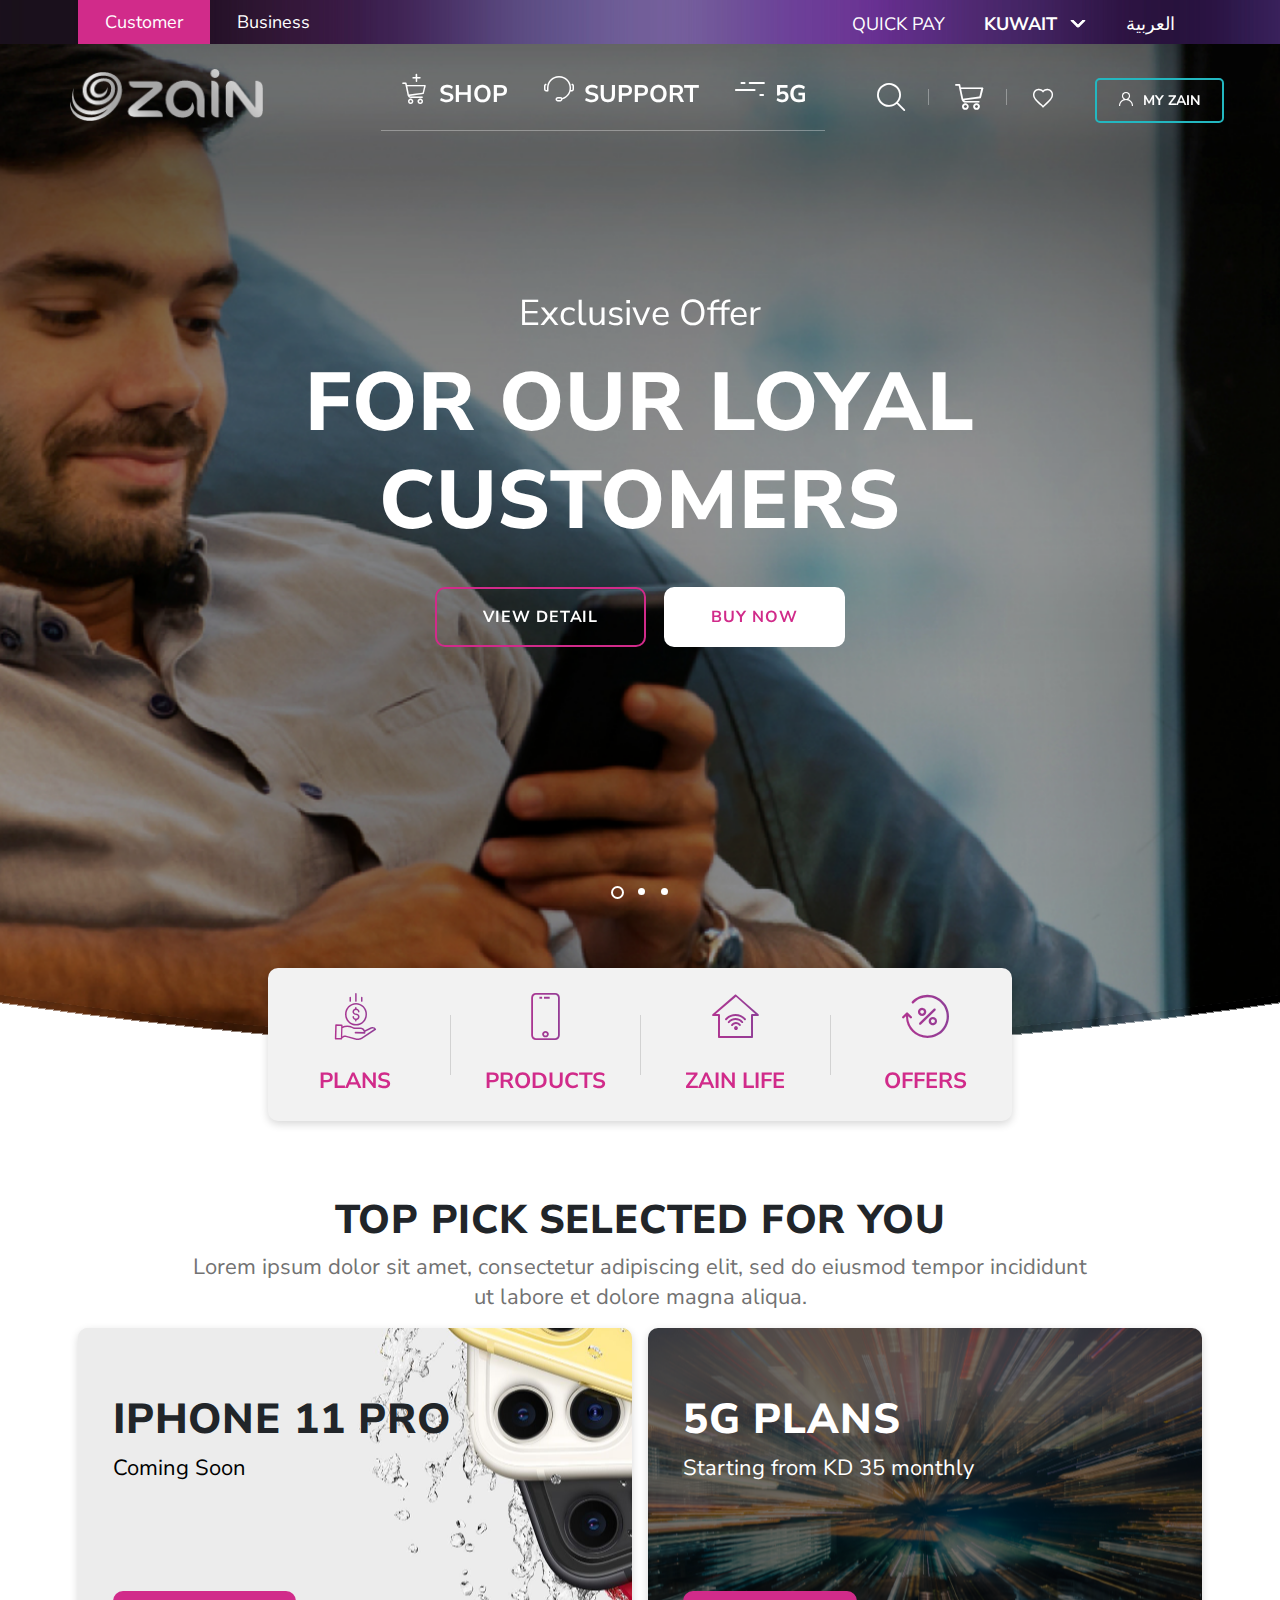
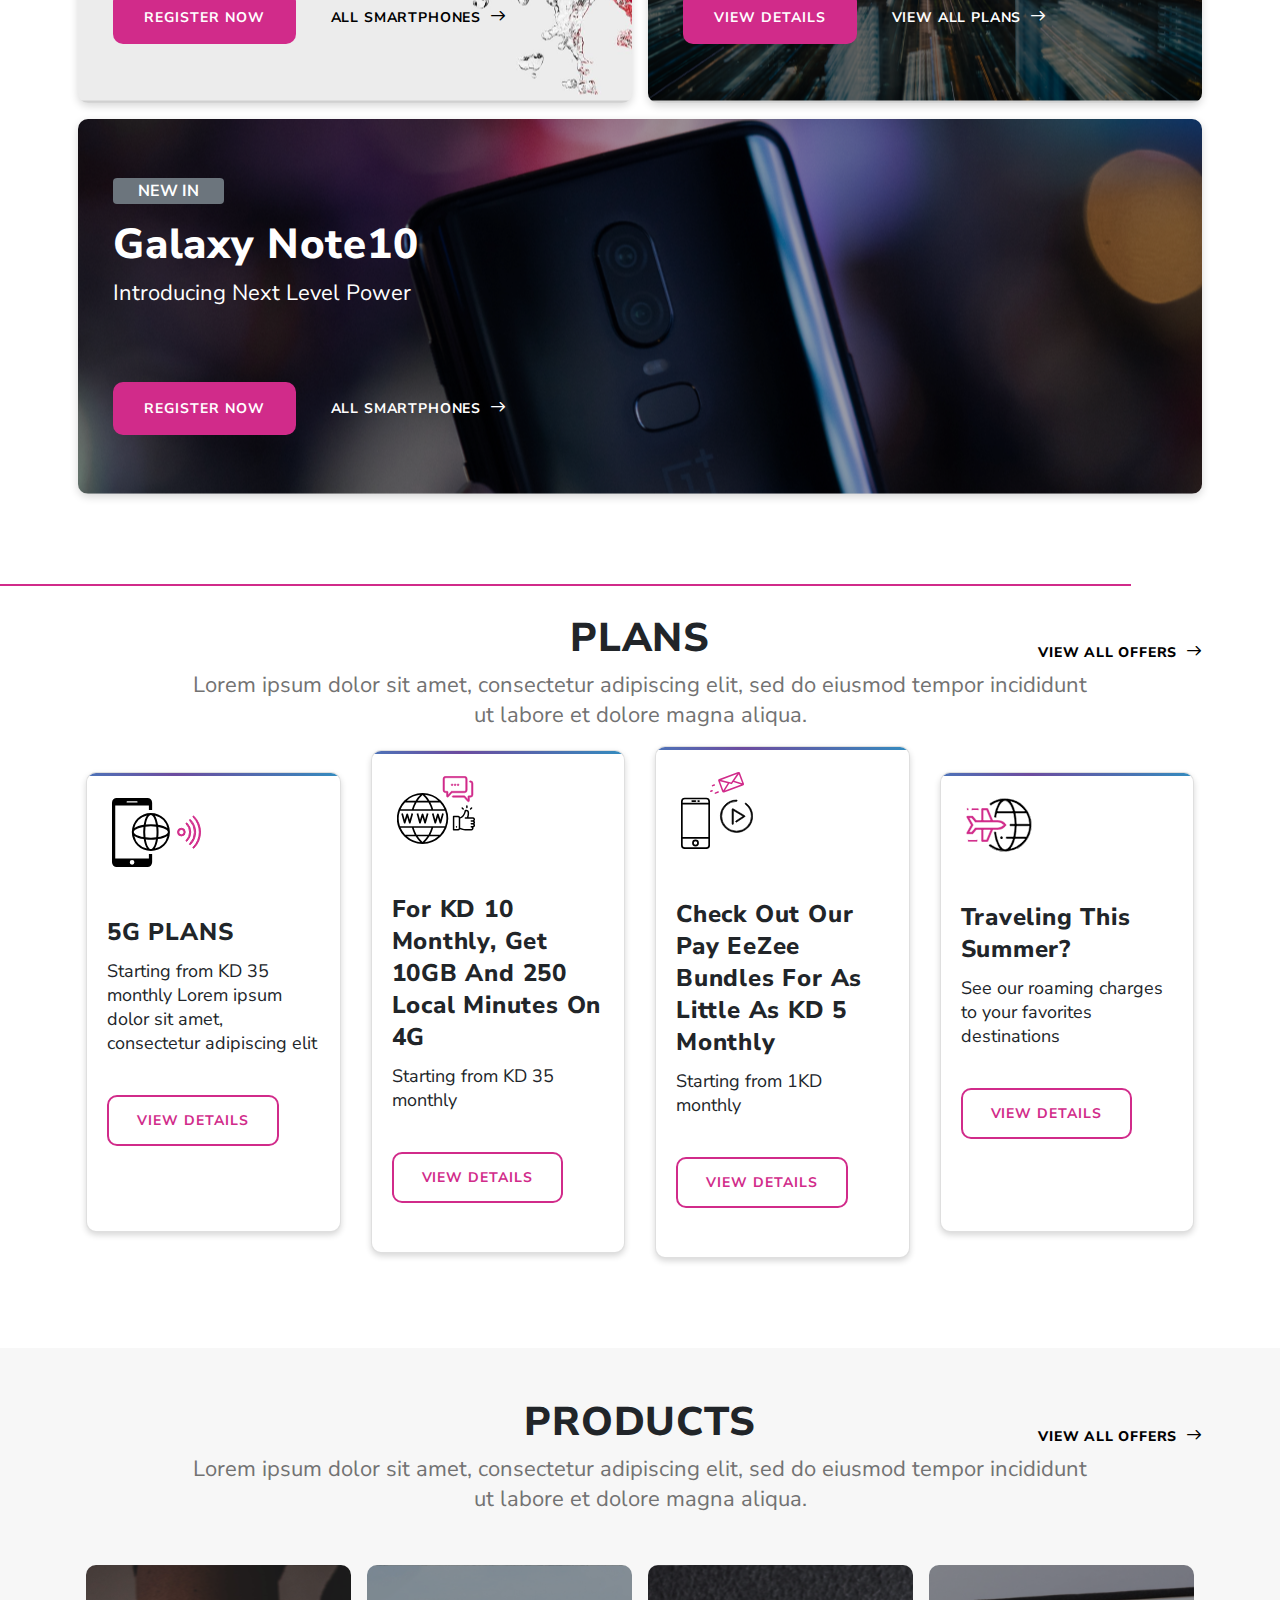
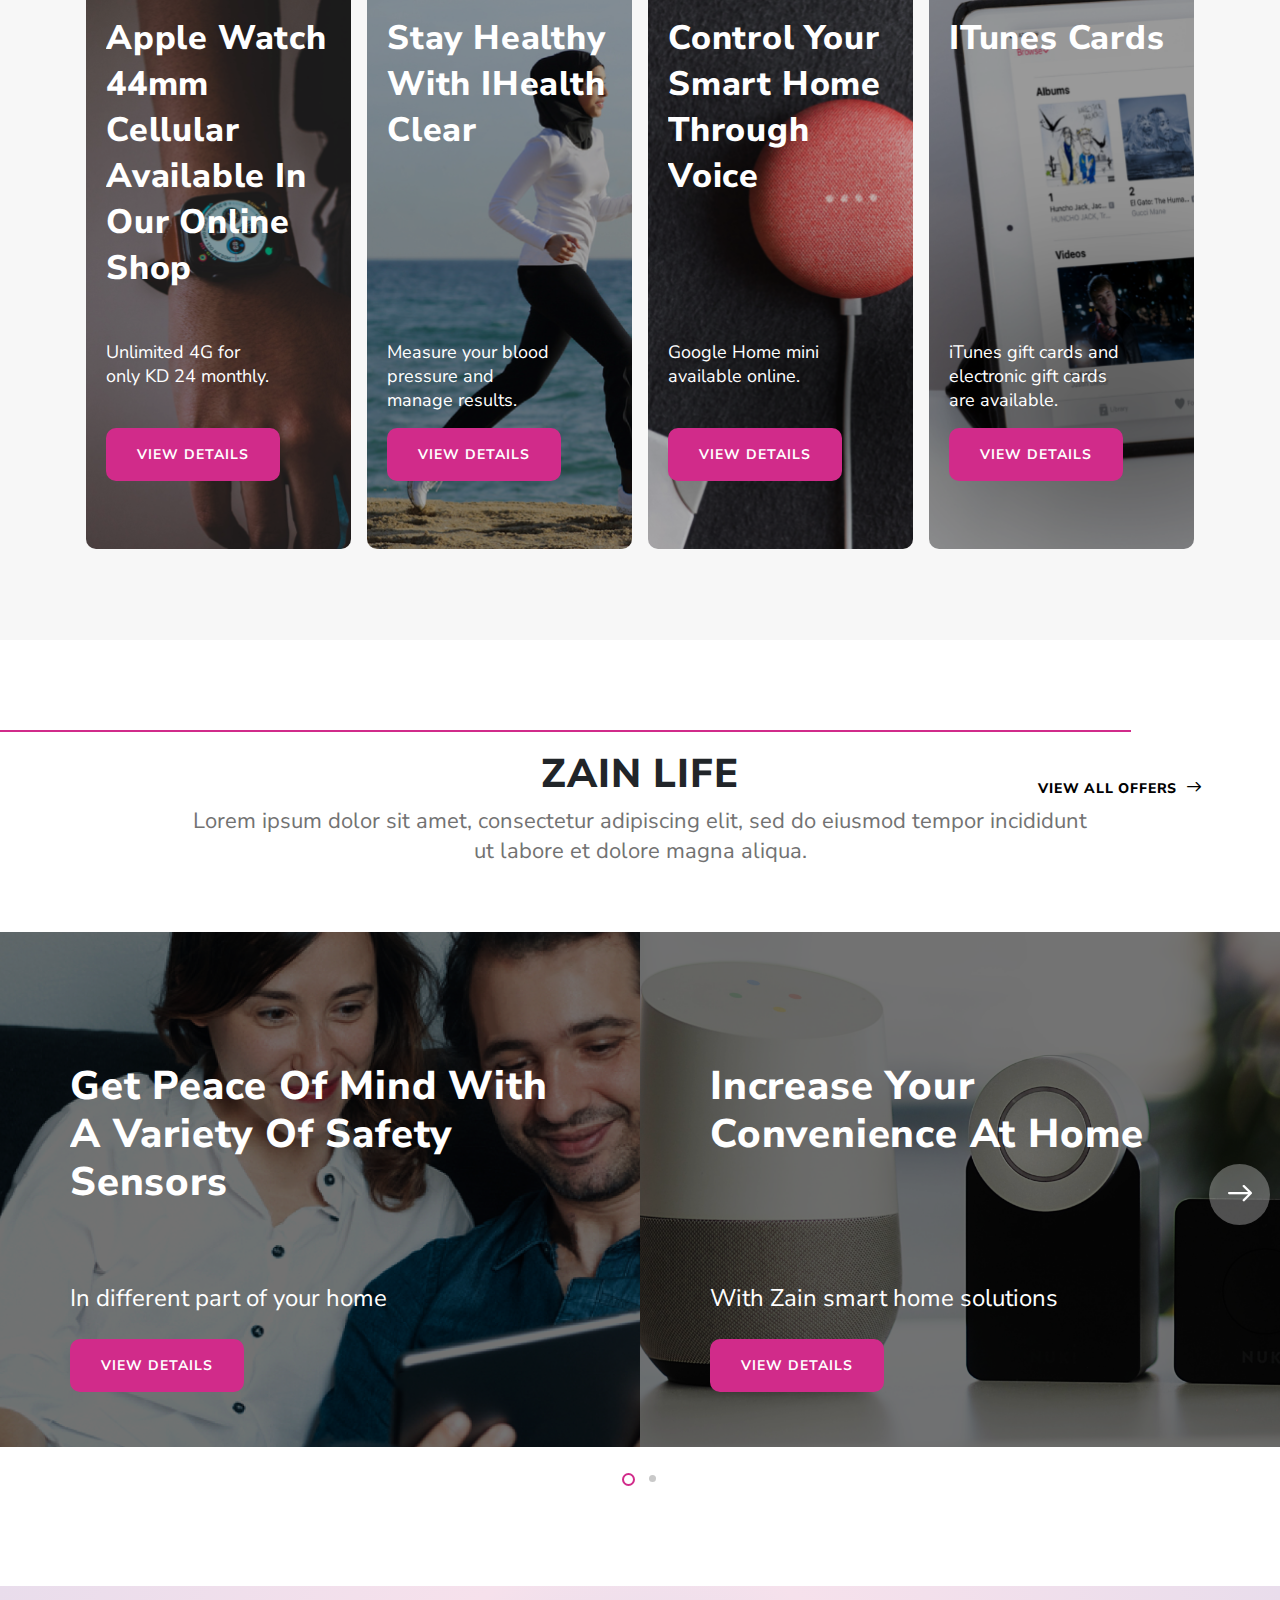
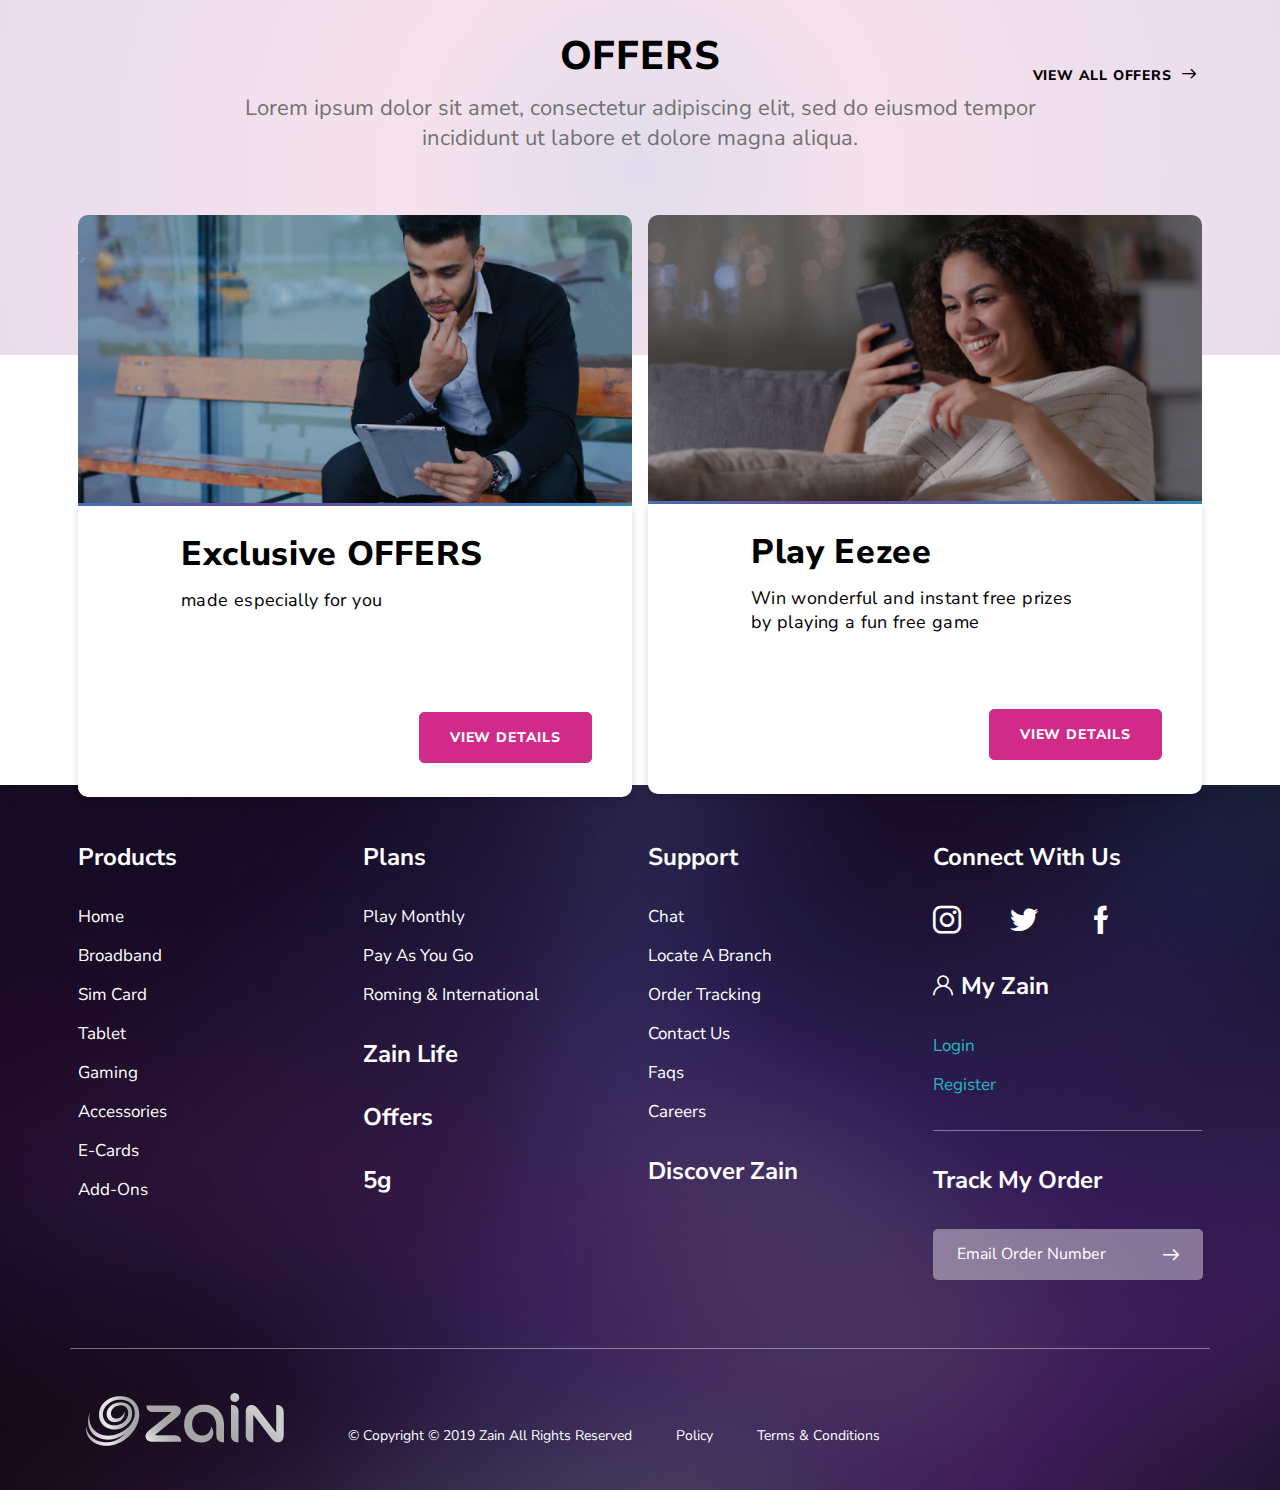
<file: index.html>
<!DOCTYPE html>

<html class="kw">

<head>
    <title>Tinext-HOME</title>
    <meta charset="UTF-8">
    <meta content="initial-scale=1.0, width=device-width" name="viewport" />

    <!-- Style links -->
    <link href="https://fonts.googleapis.com/css?family=Nunito+Sans:200,200i,300,300i,400,400i,600,600i,700,700i,800,800i&display=swap" rel="stylesheet">
    <link rel="stylesheet" type="text/css" href="css/bootstrap.min.css" />
    <link rel="stylesheet" type="text/css" href="css/lf-main.css" />
    <link rel="stylesheet" type="text/css" href="css/swiper.min.css" />
    <link rel="stylesheet" type="text/css" href="css/custom.css" />
    <!-- Style Links End -->

    <link rel="shortcut icon" type="image/png" href="images/favicon.png" />

</head>

<body class="controls-visible has-control-menu yui3-skin-sam public-page site closed">

    <div class="container-fluid" id="wrapper">

        <header class="banner">

            <!-- Header Content -->
            <div class="row c-htoplink">
                <div class="container">
                    <div class="row">
                        <div class="col-lg-12">
                            <div class="row c-htoplinkcontainer">
                                <div class="col-lg-6">
                                    <a href="#" class="c-htoplinkcontainer--cbtn active">Customer</a>
                                    <a href="#" class="c-htoplinkcontainer--cbtn">Business</a>
                                </div>
                                <div class="col-lg-6">
                                    <div class="text-right">
                                        <a href="#" class="c-htoplinkcontainer--nbtn text-uppercase">Quick Pay</a>
                                        <div class="form-group max-w-100 d-inline-block c-dropdown--transparent">
                                            <select name="sortby" class="form-control mr-30">
                                                <option value="64">KUWAIT</option>
                                                <option value="32">KUWAIT</option>
                                            </select>
                                            <span class="downarrow"></span>
                                        </div>
                                        <a href="#" class="c-htoplinkcontainer--nbtn text-uppercase">العربية</a>
                                    </div>
                                </div>
                            </div>
                        </div>
                    </div>
                </div>
            </div>
            <!-- Header Content End -->
            <div class="row c-mainheader">
                <div class="col-lg-3 col-4 c-logo-container">
                    <a href="#" class="c-brand"><img src="./images/logo@2x.png" width="193" alt="Brand Logo" /></a>
                </div>
                <div class="col-lg-5 c-navigation-container">
                    <nav class="navbar navbar-expand-lg bg-transparent py-3 shadow-sm">
                        <!-- <a href="#" class="navbar-brand font-weight-bold d-block d-lg-none">MegaMenu</a> -->
                        <button type="button" data-toggle="collapse" data-target="#navbarContent" aria-controls="navbars" aria-expanded="false" aria-label="Toggle navigation" class="navbar-toggler">
                            <span class="navbar-toggler-icon"></span>
                        </button>
                        <div id="navbarContent" class="collapse navbar-collapse">
                            <ul class="navbar-nav ml-auto">
                                <!-- Megamenu-->
                                <li class="nav-item dropdown dropdown-hoverable megamenu">
                                    <a id="megamneu" href="" data-toggle="dropdown" aria-haspopup="true" aria-expanded="false" class="nav-link dropdown-toggle font-weight-bold text-uppercase fs-24 cl-ffffff plr33"><i
                                            class="icon-cart-with-plus mr10 fs-30"></i>SHOP</a>
                                    <div aria-labelledby="megamneu" class="dropdown-menu rounded-0 border-0 p-0 m-0">
                                        <div class="container-fluid plr70">
                                            <div class="row bg-white rounded-0 m-0 shadow-sm">
                                                <div class="col-lg-7 col-xl-8">
                                                    <div class="ptb40 mlr-15">
                                                        <div class="row">
                                                            <div class="col-lg-3 mb-4 c-megamenu-list">
                                                                <h6 class="font-weight-bold text-capitalize fs-24 font-weight-bold">
                                                                    <i class="icon-save-money --icon mr10"></i>plans
                                                                </h6>
                                                                <ul class="list-unstyled">
                                                                    <li class="nav-item"><a href="" class="nav-link text-small pb-0 fs-19 cl-727272">Play
                                                                            Monthly</a></li>
                                                                    <li class="nav-item"><a href="" class="nav-link text-small pb-0 fs-19 cl-727272">Pay
                                                                            As You Go</a></li>
                                                                    <li class="nav-item"><a href="" class="nav-link text-small pb-0 fs-19 cl-727272">Roming
                                                                            & International</a></li>
                                                                </ul>
                                                            </div>
                                                            <div class="col-lg-3 mb-4 c-megamenu-list">
                                                                <h6 class="font-weight-bold text-capitalize fs-24 font-weight-bold">
                                                                    <i class="icon-smartphone --icon mr10"></i>Products
                                                                </h6>
                                                                <ul class="list-unstyled">
                                                                    <li class="nav-item"><a href="" class="nav-link text-small pb-0 fs-19 cl-727272">Smartphone</a>
                                                                    </li>
                                                                    <li class="nav-item"><a href="" class="nav-link text-small pb-0 fs-19 cl-727272">HomeBroadband</a>
                                                                    </li>
                                                                    <li class="nav-item"><a href="" class="nav-link text-small pb-0 fs-19 cl-727272">SIM
                                                                            Card</a></li>
                                                                    <li class="nav-item"><a href="" class="nav-link text-small pb-0 fs-19 cl-727272">Tablet</a>
                                                                    </li>
                                                                    <li class="nav-item"><a href="" class="nav-link text-small pb-0 fs-19 cl-727272">Gaming</a>
                                                                    </li>
                                                                    <li class="nav-item"><a href="" class="nav-link text-small pb-0 fs-19 cl-727272">Accessories</a>
                                                                    </li>
                                                                    <li class="nav-item"><a href="" class="nav-link text-small pb-0 fs-19 cl-727272">E-Cards</a>
                                                                    </li>
                                                                    <li class="nav-item"><a href="" class="nav-link text-small pb-0 fs-19 cl-727272">Add-ons</a>
                                                                    </li>
                                                                </ul>
                                                            </div>
                                                            <div class="col-lg-3 mb-4 c-megamenu-list">
                                                                <h6 class="font-weight-bold text-capitalize fs-24 font-weight-bold">
                                                                    <i class="icon-smart-home --icon mr10"></i>Zain Life
                                                                </h6>
                                                                <ul class="list-unstyled">
                                                                    <li class="nav-item"><a href="" class="nav-link text-small pb-0 fs-19 cl-727272">Smart
                                                                            Home</a></li>
                                                                    <li class="nav-item"><a href="" class="nav-link text-small pb-0 fs-19 cl-727272">Health</a>
                                                                    </li>
                                                                    <li class="nav-item"><a href="" class="nav-link text-small pb-0 fs-19 cl-727272">Lifestyle</a>
                                                                    </li>
                                                                    <li class="nav-item"><a href="" class="nav-link text-small pb-0 fs-19 cl-727272">Entertainment</a>
                                                                    </li>
                                                                </ul>
                                                            </div>
                                                            <div class="col-lg-3 mb-4 c-megamenu-list">
                                                                <h6 class="font-weight-bold text-capitalize fs-24 font-weight-bold">
                                                                    <i class="icon-offers --icon mr10"></i>Offers</h6>
                                                                <ul class="list-unstyled">
                                                                    <li class="nav-item"><a href="" class="nav-link text-small pb-0 fs-19 cl-727272">Existing
                                                                            Customer Offers</a></li>
                                                                    <li class="nav-item"><a href="" class="nav-link text-small pb-0 fs-19 cl-727272">All
                                                                            Offers & Promotions</a></li>
                                                                </ul>
                                                            </div>
                                                        </div>
                                                    </div>
                                                </div>
                                                <div class="col-lg-5 col-xl-4 ptb40 mlr-15 d-none d-lg-block">
                                                    <div class="text-right position-relative c-megamenu-media">
                                                        <img src="./images/menu.png" />
                                                        <div class="c-megamenu-imgtxt">
                                                            <p class="text-left fs-34 font-weight-bold"><span class="plr10 cl-ffffff">Apple Watch S4</span></p>
                                                            <p class="text-left fs-34 font-weight-bold"><span class="plr10 cl-ffffff">44mm Celular</span></p>
                                                            <button class="btn btn-pc-3 d-block mt18" type="button">BUY
                                                                NOW</button>
                                                        </div>
                                                    </div>
                                                </div>
                                            </div>
                                        </div>
                                    </div>
                                </li>
                                <li class="nav-item"><a href="" class="nav-link font-weight-bold text-uppercase fs-24 cl-ffffff plr33"><i
                                            class="icon-headphones-with-mic mr10 fs-30"></i>SUPPORT</a>
                                </li>
                                <li class="nav-item"><a href="" class="nav-link font-weight-bold text-uppercase fs-24 cl-ffffff plr33"><i
                                            class="icon-Group-1561 mr10 fs-30"></i>5G</a></li>
                            </ul>
                        </div>
                    </nav>
                    <!-- Search -->
                    <div class="c-bs-autocomplete">
                        <input type="text" class="typeahead tt-query" autocomplete="off" spellcheck="false" placeholder="Search">
                        <button class="btn c-main-search-btn plr58 btn-pc-3 "><i class="icon-magnifying-glass fs-22"></i></button>
                    </div>
                    <!-- Search End -->
                </div>
                <div class="col-lg-4 col-8 c-rightlinks-container">
                    <div class="c-headerRight text-right">
                        <a href="#" class="plr33 fs-28 cl-ffffff d-lg-none c-mobile-user"><i
                                class="icon-user-4"></i></a>
                        <a href="#" id="c-mainsearch-click" class="plr33 fs-28 cl-ffffff d-none d-lg-inline-block"><i
                                class="icon-magnifying-glass"></i></a>
                        <a href="#" class="plr33 fs-28 cl-ffffff"><i class="icon-empty-shopping-card"></i></a>
                        <a href="javascript:void(0)" data-toggle="#main-search" class="plr33 no-border cl-ffffff"><i
                                class="icon-favorite-heart-button fs-20"></i></a>
                        <button class="btn btn-pc-5" type="button"><i class="icon-user-4 mr10"></i>My ZAIN</button>
                        <a href="#" class="plr33 fs-28 cl-ffffff d-lg-none">
                            <i class="icon-minus"></i>
                        </a>
                    </div>
                </div>

            </div>
            <!-- hero-carousel start -->
            <section class="hero-carousel">
                <div class="hero-carousel-bg"></div>
                <div class="swiper-container">
                    <div class="swiper-wrapper">

                        <!--slide start -->

                        <div class="swiper-slide">

                            <div class="bg-wrapper">
                                <div class="bg-img" style="background-image:url(images/slider1.png)"></div>
                            </div>

                            <div class="caption-wrapper">
                                <div class="container">
                                    <div class="row">
                                        <div class="w-60 m-auto">
                                            <div class="caption">
                                                <p class="fs-36 pb-0">Exclusive Offer </p>
                                                <h1 class="title fs-82">For Our Loyal Customers</h1>
                                                <p class="fs-28 d-none d-lg-block d-xl-none">Choose your favorite device now and add it to your current subscription</p>
                                            </div>
                                            <div class="btn-group">
                                                <button class="btn btn-pc-1 btn-md" type="button"><span>View
                                                        detail</span></button>
                                                <button class="btn btn-pc-2 btn-md" type="button"><span>Buy
                                                        Now</span></button>
                                            </div>


                                        </div>
                                    </div>
                                </div>
                            </div>
                        </div>

                        <div class="swiper-slide">

                            <div class="bg-wrapper">
                                <div class="bg-img" style="background-image:url(images/slider1.png)">
                                    &nbsp;</div>
                            </div>

                            <div class="caption-wrapper">
                                <div class="container">
                                    <div class="row">
                                        <div class="w-60 m-auto">
                                            <div class="caption">
                                                <p class="fs-36">Exclusive Offer </p>
                                                <h1 class="title fs-82">For Our Loyal Customers</h1>
                                                <p class="fs-28 d-none d-lg-block d-xl-none">Choose your favorite device now and add it to your current subscription</p>
                                            </div>
                                            <div class="btn-group">
                                                <button class="btn btn-pc-1 btn-md" type="button"><span>View
                                                        detail</span></button>
                                                <button class="btn btn-pc-2 btn-md" type="button"><span>Buy
                                                        Now</span></button>
                                            </div>


                                        </div>
                                    </div>
                                </div>
                            </div>
                        </div>

                        <div class="swiper-slide">

                            <div class="bg-wrapper">
                                <div class="bg-img" style="background-image:url(images/slider1.png)">
                                    &nbsp;</div>
                            </div>

                            <div class="caption-wrapper">
                                <div class="container">
                                    <div class="row">
                                        <div class="w-60 m-auto">
                                            <div class="caption">
                                                <p class="fs-36">Exclusive Offer </p>
                                                <h1 class="title fs-82">For Our Loyal Customers</h1>
                                                <p class="fs-28 d-none d-lg-block d-xl-none">Choose your favorite device now and add it to your current subscription</p>
                                            </div>
                                            <div class="btn-group">
                                                <button class="btn btn-pc-1 btn-md" type="button"><span>View
                                                        detail</span></button>
                                                <button class="btn btn-pc-2 btn-md" type="button"><span>Buy
                                                        Now</span></button>
                                            </div>


                                        </div>
                                    </div>
                                </div>
                            </div>
                        </div>
                        <!--slide end -->
                    </div>
                    <div class="swiper-pagination"></div>
                </div>
            </section>
            <!-- hero-carousel end -->
            <!-- selection-options start -->
            <section class="selection-options-wrapper">

                <div class="container">

                    <div class="row justify-content-md-center">

                        <div class="col-lg-8">

                            <div class="selection-options">

                                <div class="row">
                                    <div class="col">

                                        <a href="#plans" class="option">
                                            <span class="icon-save-money --icon"></span> Plans
                                        </a>

                                    </div>
                                    <div class="col">

                                        <a href="#products" class="option">
                                            <span class="icon-smartphone --icon"></span> Products
                                        </a>

                                    </div>
                                    <div class="col">

                                        <a href="#zainlife" class="option">
                                            <span class="icon-smart-home --icon"></span> Zain Life
                                        </a>

                                    </div>
                                    <div class="col">

                                        <a href="#offers" class="option">
                                            <span class="icon-offers --icon"></span> Offers
                                        </a>

                                    </div>
                                </div>


                            </div>
                        </div>

                    </div>

                </div>

            </section>
            <!-- selection-options end -->

        </header>

        <section class="content">
            <div class="c-mediyarow">


                <!-- Main Content Area -->

                <div class="columns-1">
                    <div class="portlet-layout row">
                        <div class="col-md-12 portlet-column portlet-column-only yui3-dd-drop">
                            <div class="portlet-dropzone portlet-column-content portlet-column-content-only">

                                <!-- Top Picker Section -->
                                <section class="content-section content-section-md pb-90 pt-75">
                                    <h2 class="text-center">Top pick selected for you</h2>
                                    <p class="text-center fs-22 cl-727272">Lorem ipsum dolor sit amet, consectetur adipiscing elit, sed do eiusmod tempor incididunt <br>ut labore et dolore magna aliqua. </p>
                                    <div class="container mar-top-50">
                                        <div class="row">
                                            <div class="col-lg-6">
                                                <div class="product-wrapper">
                                                    <div class="product-image">
                                                        <div class="product-img" style="background-image: url('./images/top-pick-01.png');">
                                                        </div>
                                                    </div>
                                                    <div class="product-content">
                                                        <div class="product-header">
                                                            <h2 class="heading pt-2">IPHONE 11 PRO </h2>
                                                            <p class="cl-000000 fs-22">Coming Soon</p>
                                                        </div>
                                                        <div class="product-footer">
                                                            <button class="btn btn-pc-3 btn-md" type="button"><span>REGISTER
                                                                    NOW</span></button>
                                                            <a href="#" class=" btn btn-link-arrow cl-000000">All
                                                                smartphones<span
                                                                    class="ml10 icon-arrow-pointing-to-right"></span></a>
                                                        </div>
                                                    </div>
                                                </div>

                                            </div>
                                            <div class="col-lg-6">
                                                <div class="product-wrapper">
                                                    <div class="product-image">
                                                        <div class="product-img" style="background-image: url('./images/top-pick-02.png');">
                                                        </div>
                                                    </div>
                                                    <div class="product-content">
                                                        <div class="product-header">
                                                            <h2 class="heading cl-ffffff pt-2">5G PLANS </h2>
                                                            <p class="cl-ffffff fs-22">Starting from KD 35 monthly</p>
                                                        </div>
                                                        <div class="product-footer">
                                                            <button class="btn btn-pc-3 btn-md" type="button"><span>VIEW
                                                                    DETAILS</span></button>
                                                            <a href="#" class=" btn btn-link-arrow cl-ffffff">View all
                                                                PLANS<span
                                                                    class="ml10 icon-arrow-pointing-to-right"></span></a>
                                                        </div>
                                                    </div>
                                                </div>
                                            </div>
                                            <div class="col-lg-12 mt16">
                                                <div class="product-wrapper">
                                                    <div class="product-image">
                                                        <div class="product-img" style="background-image: url('./images/top-pick-03.png');">
                                                        </div>
                                                    </div>
                                                    <div class="product-content">
                                                        <div class="product-header">
                                                            <span class="badge badge-secondary">New In</span>
                                                            <h2 class="heading cl-ffffff text-capitalize pt-3">Galaxy Note10
                                                            </h2>
                                                            <p class="cl-ffffff fs-22">Introducing Next Level Power</p>
                                                        </div>
                                                        <div class="product-footer">
                                                            <button class="btn btn-pc-3 btn-md" type="button"><span>REGISTER
                                                                    NOW</span></button>
                                                            <a href="#" class=" btn btn-link-arrow cl-ffffff">All
                                                                smartphones<span
                                                                    class="ml10 icon-arrow-pointing-to-right"></span></a>
                                                        </div>
                                                    </div>
                                                </div>
                                            </div>
                                        </div>
                                    </div>
                                </section>
                                <!-- Top Picker Section -->
                                <!-- Plan Section -->
                                <section class="content-section content-section-md section-half-line row pt-30 pb-90" id="plans">
                                    <div class="container">
                                        <h2 class="text-center">Plans<a href="#" class="view-all fs-14">View all
                                                offers<i class="ml10 icon-arrow-pointing-to-right"></i></a></h2>
                                        <p class="text-center fs-22 cl-727272">Lorem ipsum dolor sit amet, consectetur adipiscing elit, sed do eiusmod tempor incididunt <br />ut labore et dolore magna aliqua. </p>
                                        <div class="container mar-top-50 plan-box-wrapper">
                                            <div class="row">

                                                <div class="col-lg-3 align-self-center plan-box">
                                                    <div class="card c-card--img-content">
                                                        <div class="card-header">
                                                            <div class="card-icon">
                                                                <!-- <span class="icon-Path-1105 mr-4 fs-58 cl-d12b8a fs-80"></span> -->
                                                                <!-- <img src="./images/worldwide.svg" alt=""> -->
                                                                <img src="./images/plans-w.svg" class="on" alt="">
                                                                <img src="./images/plans.svg" class="off" alt="">
                                                            </div>
                                                            <img class="card-img-top" src="images/plans-5g.png" height="202" alt="">
                                                            <div class="gradient-border"></div>
                                                        </div>


                                                        <div class="card-body">
                                                            <h5 class="card-title fs-24 text-capitalize">5G PLANS</h5>
                                                            <p class="card-text fs-18 pb-24">Starting from KD 35 monthly Lorem ipsum dolor sit amet, consectetur adipiscing elit
                                                            </p>
                                                            <a href="#" class="btn btn-pc-4 btn-sm"><span>VIEW
                                                                    DETAILS</span></a>
                                                        </div>
                                                        <div class="card-footer text-right">
                                                            <a href="#" class="view-all relative fs-14">View all
                                                                offers<i
                                                                    class="ml10 icon-arrow-pointing-to-right"></i></a>
                                                        </div>
                                                    </div>
                                                </div>

                                                <div class="col-lg-3 align-self-center plan-box">
                                                    <div class="card c-card--img-content">
                                                        <div class="card-header">
                                                            <div class="card-icon">
                                                                <!-- <span class="icon-Group-1573 mr-4 fs-58 cl-d12b8a fs-80"></span> -->
                                                                <img src="./images/www-w.svg" class="on" alt="">
                                                                <img src="./images/www.svg" class="off" alt="">
                                                            </div>
                                                            <img class="card-img-top" src="images/plans-5g.png" height="202" alt="">
                                                            <div class="gradient-border"></div>
                                                        </div>


                                                        <div class="card-body">
                                                            <h5 class="card-title fs-24 text-capitalize text-capitalize">
                                                                For KD 10 monthly, get 10GB and 250 local minutes on 4G
                                                            </h5>
                                                            <p class="card-text fs-18 pb-24">Starting from KD 35 monthly
                                                            </p>
                                                            <a href="#" class="btn btn-pc-4 btn-sm"><span>VIEW
                                                                    DETAILS</span></a>
                                                        </div>
                                                        <div class="card-footer text-right">
                                                            <a href="#" class="view-all relative fs-14">View all
                                                                offers<i
                                                                    class="ml10 icon-arrow-pointing-to-right"></i></a>
                                                        </div>
                                                    </div>
                                                </div>

                                                <div class="col-lg-3 align-self-center  plan-box">
                                                    <div class="card c-card--img-content">
                                                        <div class="card-header">
                                                            <div class="card-icon">
                                                                <!-- <span class="icon-Group-1571 mr-4 fs-58 cl-d12b8a fs-80"></span> -->
                                                                <img src="./images/checkout-w.svg" class="on" alt="">
                                                                <img src="./images/checkout.svg" class="off" alt="">
                                                            </div>
                                                            <img class="card-img-top" src="images/plans-5g.png" height="202" alt="">
                                                            <div class="gradient-border"></div>
                                                        </div>


                                                        <div class="card-body">
                                                            <h5 class="card-title fs-24 text-capitalize">Check out our pay eeZee bundles for as little as KD 5 monthly</h5>
                                                            <p class="card-text fs-18 pb-24">Starting from 1KD monthly
                                                            </p>
                                                            <a href="#" class="btn btn-pc-4 btn-sm"><span>VIEW
                                                                    DETAILS</span></a>
                                                        </div>
                                                        <div class="card-footer text-right">
                                                            <a href="#" class="view-all relative fs-14">View all
                                                                offers<i
                                                                    class="ml10 icon-arrow-pointing-to-right"></i></a>
                                                        </div>
                                                    </div>
                                                </div>

                                                <div class="col-lg-3 align-self-center plan-box">
                                                    <div class="card c-card--img-content">
                                                        <div class="card-header">
                                                            <div class="card-icon">
                                                                <!-- <span class="icon-Group-1573 mr-4 fs-58 cl-d12b8a fs-80"></span> -->
                                                                <img src="./images/worldwide-w.svg" class="on" alt="">
                                                                <img src="./images/worldwide.svg" class="off" alt="">
                                                            </div>
                                                            <img class="card-img-top" src="images/plans-5g.png" height="202" alt="">
                                                            <div class="gradient-border"></div>
                                                        </div>


                                                        <div class="card-body">
                                                            <h5 class="card-title fs-24 text-capitalize">Traveling this summer?
                                                            </h5>
                                                            <p class="card-text fs-18 pb-24">See our roaming charges to your favorites destinations</p>
                                                            <a href="#" class="btn btn-pc-4 btn-sm"><span>VIEW
                                                                    DETAILS</span></a>
                                                        </div>
                                                        <div class="card-footer text-right">
                                                            <a href="#" class="view-all relative fs-14">View all
                                                                offers<i
                                                                    class="ml10 icon-arrow-pointing-to-right"></i></a>
                                                        </div>
                                                    </div>
                                                </div>



                                            </div>
                                        </div>
                                    </div>
                                </section>
                                <!-- Plan Section -->
                                <!-- Product Section -->
                                <section class="content-section content-section-md row bg-f7f7f7 pt-50 pb-75 mb90" id="products">
                                    <div class="container">
                                        <h2 class="text-center">PRODUCTS<a href="#" class="view-all fs-14">View all
                                                offers<i class="ml10 icon-arrow-pointing-to-right"></i></a></h2>
                                        <p class="text-center fs-22 cl-727272 pb-35">Lorem ipsum dolor sit amet, consectetur adipiscing elit, sed do eiusmod tempor incididunt <br />ut labore et dolore magna aliqua. </p>
                                        <div class="container">
                                            <div class="row d-lg-flex">
                                                <div class="col-lg-3 d-lg-flex">
                                                    <div class="products card no-border mb-3 c-card--img" style="background-image: url('images/product1.png');">
                                                        <div class="card-body">
                                                            <h5 class="card-title fs-34 cl-ffffff">Apple Watch 44mm Cellular available in our online shop</h5>
                                                            <div class="card-footer--fixed">
                                                                <p class="card-text fs-18 cl-ffffff">Unlimited 4G for only KD 24 monthly.</p>
                                                                <button class="btn btn-pc-3 btn-md" type="button"><span>VIEW
                                                                        DETAILS</span></button>
                                                            </div>
                                                        </div>
                                                    </div>
                                                </div>
                                                <div class="col-lg-3 d-lg-flex">
                                                    <div class="products card no-border mb-3 c-card--img" style="background-image: url('images/product2.png');">
                                                        <div class="card-body">
                                                            <h5 class="card-title fs-34 cl-ffffff">Stay Healthy with iHealth Clear </h5>
                                                            <div class="card-footer--fixed">
                                                                <p class="card-text fs-18 cl-ffffff">Measure your blood pressure and manage results.</p>
                                                                <button class="btn btn-pc-3 btn-md" type="button"><span>VIEW
                                                                        DETAILS</span></button>
                                                            </div>
                                                        </div>
                                                    </div>
                                                </div>
                                                <div class="col-lg-3 d-lg-flex">
                                                    <div class="products card no-border mb-3 c-card--img" style="background-image: url('images/product3.png');">
                                                        <div class="card-body">
                                                            <h5 class="card-title fs-34 cl-ffffff">Control your smart home through voice</h5>
                                                            <div class="card-footer--fixed">
                                                                <p class="card-text fs-18 cl-ffffff">Google Home mini available online.</p>
                                                                <button class="btn btn-pc-3 btn-md" type="button"><span>VIEW
                                                                        DETAILS</span></button>
                                                            </div>
                                                        </div>
                                                    </div>
                                                </div>
                                                <div class="col-lg-3 d-lg-flex">
                                                    <div class="products card no-border mb-3 c-card--img" style="background-image: url('images/product4.png');">
                                                        <div class="card-body">
                                                            <h5 class="card-title fs-34 cl-ffffff">iTunes Cards</h5>
                                                            <div class="card-footer--fixed">
                                                                <p class="card-text fs-18 cl-ffffff">iTunes gift cards and electronic gift cards are available.</p>
                                                                <button class="btn btn-pc-3 btn-md" type="button"><span>VIEW
                                                                        DETAILS</span></button>
                                                            </div>
                                                        </div>
                                                    </div>
                                                </div>

                                            </div>
                                        </div>
                                    </div>
                                </section>
                                <!-- Product Section -->
                                <!-- Zain Life Section -->
                                <section class="content-section content-section-sm row section-half-line" id="zainlife">
                                    <div class="container">
                                        <h2 class="text-center">ZAIN LIFE<a href="#" class="view-all fs-14">View all
                                                offers<i class="ml10 icon-arrow-pointing-to-right"></i></a></h2>
                                        <p class="text-center fs-22 cl-727272  mb-3">Lorem ipsum dolor sit amet, consectetur adipiscing elit, sed do eiusmod tempor incididunt<br> ut labore et dolore magna aliqua. </p>

                                    </div>
                                    <div class="container-fluid">
                                        <div class="row">
                                            <div class="zain-life-carousel">
                                                <div class="swiper-container swiper-container-horizontal">
                                                    <div class="swiper-wrapper">

                                                        <div class="swiper-slide">

                                                            <div class="swiper-slide-container">
                                                                <div class="zain-life-option-image">
                                                                    <div class="zain-life-option-img" style="background-image: url('./images/zain-life-01.png');">
                                                                    </div>
                                                                </div>
                                                                <div class="zain-life-option-content">
                                                                    <div class="zain-life-option-header">
                                                                        <h2 class="heading cl-ffffff">Get peace of mind with a variety of safety sensors</h2>
                                                                    </div>
                                                                    <div class="zain-life-option-footer">
                                                                        <p class="cl-ffffff fs-24">In different part of your home
                                                                        </p>
                                                                        <button class="btn btn-pc-3 btn-md" type="button"><span>VIEW
                                                                                DETAILS</span></button>

                                                                    </div>
                                                                </div>
                                                            </div>

                                                        </div>

                                                        <div class="swiper-slide">

                                                            <div class="swiper-slide-container">
                                                                <div class="zain-life-option-image">
                                                                    <div class="zain-life-option-img" style="background-image: url('./images/zain-life-02.png');">
                                                                    </div>
                                                                </div>
                                                                <div class="zain-life-option-content">
                                                                    <div class="zain-life-option-header">
                                                                        <h2 class="heading cl-ffffff">Increase your convenience at home</h2>
                                                                    </div>
                                                                    <div class="zain-life-option-footer">
                                                                        <p class="cl-ffffff fs-24">With Zain smart home solutions
                                                                        </p>
                                                                        <button class="btn btn-pc-3 btn-md" type="button"><span>VIEW
                                                                                DETAILS</span></button>

                                                                    </div>
                                                                </div>
                                                            </div>

                                                        </div>


                                                        <div class="swiper-slide">

                                                            <div class="swiper-slide-container">
                                                                <div class="zain-life-option-image">
                                                                    <div class="zain-life-option-img" style="background-image: url('./images/zain-life-01.png');">
                                                                    </div>
                                                                </div>
                                                                <div class="zain-life-option-content">
                                                                    <div class="zain-life-option-header">
                                                                        <h2 class="heading cl-ffffff">Get peace of mind with a variety of safety sensors</h2>
                                                                    </div>
                                                                    <div class="zain-life-option-footer">
                                                                        <p class="cl-ffffff fs-24">In different part of your home
                                                                        </p>
                                                                        <button class="btn btn-pc-3 btn-md" type="button"><span>VIEW
                                                                                DETAILS</span></button>

                                                                    </div>
                                                                </div>
                                                            </div>
                                                        </div>
                                                    </div>
                                                    <!-- Add Pagination -->
                                                    <div class="swiper-pagination"></div>

                                                    <!-- Add Arrows -->
                                                    <div class="swiper-button-next icon-arrow-pointing-to-right"></div>
                                                    <div class="swiper-button-prev icon-arrow-pointing-to-right"></div>
                                                </div>
                                            </div>
                                        </div>
                                    </div>
                                </section>
                                <!-- Zain Life Section -->
                                <!-- offers section starts here -->
                                <section class="offers-section row" id="offers">
                                    <div class="offers-bg">
                                        <div class="container">

                                            <div class="w-75 m-auto">
                                                <h2 class="heading">Offers <a href="#" class="view-all">View all
                                                        offers<i class="icon-arrow-pointing-to-right"></i></a></h2>
                                                <p class="subheading">Lorem ipsum dolor sit amet, consectetur adipiscing elit, sed do eiusmod tempor incididunt ut labore et dolore magna aliqua.
                                                </p>
                                            </div>
                                        </div>
                                    </div>
                                    <div class="container offers">
                                        <div class="row">
                                            <div class="col-lg-6">
                                                <div class="offer-card">
                                                    <div class="offer-img">
                                                        <img src="images/offer1.png" alt="offer1">
                                                    </div>
                                                    <div class="gradient-border"></div>
                                                    <div class="offer-description d-flex">
                                                        <span class="icon-sticker mr-4 fs-58 cl-d12b8a"></span>
                                                        <div class="offer-content">
                                                            <h4 class="heading">Exclusive OFFERS
                                                            </h4>
                                                            <p class="details">made especially for you
                                                            </p>
                                                        </div>
                                                        <div class="text-right offer-action">
                                                            <a href="#" target="_blank" class="primary-btn">
                                                                View Details
                                                            </a>
                                                        </div>
                                                    </div>
                                                </div>
                                            </div>
                                            <div class="col-lg-6">
                                                <div class="offer-card">
                                                    <div class="offer-img">
                                                        <img src="images/offer2.png" alt="offer2">
                                                    </div>
                                                    <div class="gradient-border"></div>
                                                    <div class="offer-description d-flex">
                                                        <span class="icon-sticker mr-4 fs-58 cl-d12b8a"></span>
                                                        <div class="offer-content">
                                                            <h4 class="heading">Play Eezee
                                                            </h4>
                                                            <p class="details">Win wonderful and instant free prizes by playing a fun free game

                                                            </p>
                                                        </div>
                                                        <div class="text-right ml-auto offer-action">
                                                            <a href="#" target="_blank" class="primary-btn">
                                                                View Details
                                                            </a>
                                                        </div>
                                                    </div>
                                                </div>
                                            </div>
                                        </div>
                                    </div>
                                </section>
                                <!-- offers section ends here-->
                            </div>
                        </div>
                    </div>
                </div>

                <!-- Main Content Area End -->

            </div>
        </section>

        <footer id="footer" role="contentinfo">

            <!-- Footer Content -->
            <section class="c-footer row">

                <div class="container">

                    <div class="row mb50">

                        <div class="col-lg-3">
                            <div class="c-footer__list">
                                <ul>
                                    <li class="c-footer__list--title"><a href="#"><i class="icon-add-1"></i>
                                            Products</a></li>
                                    <div class="mobile-collapse">
                                        <ul>
                                            <li><a href="#">Home</a></li>
                                            <li><a href="#">Broadband</a></li>
                                            <li><a href="#">Sim Card</a></li>
                                            <li><a href="#">Tablet</a></li>
                                            <li><a href="#">Gaming</a></li>
                                            <li><a href="#">Accessories</a></li>
                                            <li><a href="#">E-Cards</a></li>
                                            <li><a href="#">Add-Ons</a></li>
                                        </ul>
                                    </div>
                                </ul>
                            </div>
                        </div>
                        <div class="col-lg-3">
                            <div class="c-footer__list">
                                <ul>
                                    <li class="c-footer__list--title"><a href="#"><i class="icon-add-1"></i> Plans</a>
                                    </li>
                                    <div class="mobile-collapse">
                                        <ul>
                                            <li><a href="#">Play Monthly</a></li>
                                            <li><a href="#">Pay As You Go</a></li>
                                            <li><a href="#">Roming & International</a></li>
                                            <li class="c-footer__list--title"><a href="#">Zain Life</a></li>
                                            <li class="c-footer__list--title"><a href="#">Offers</a></li>
                                            <li class="c-footer__list--title"><a href="#">5g</a></li>
                                        </ul>
                                    </div>
                                </ul>
                            </div>
                        </div>
                        <div class="col-lg-3">
                            <div class="c-footer__list">
                                <ul>
                                    <li class="c-footer__list--title"><a href="#"><i class="icon-add-1"></i> Support</a>
                                    </li>
                                    <div class="mobile-collapse">
                                        <ul>
                                            <li><a href="#">Chat</a></li>
                                            <li><a href="#">Locate A Branch</a></li>
                                            <li><a href="#">Order Tracking</a></li>
                                            <li><a href="#">Contact Us</a></li>
                                            <li><a href="#">Faqs</a></li>
                                            <li><a href="#">Careers</a></li>
                                            <li class="c-footer__list--title"><a href="#">Discover Zain</a></li>
                                        </ul>
                                    </div>
                                </ul>
                            </div>
                        </div>
                        <div class="col-lg-3">
                            <div class="c-footer__list">
                                <ul>
                                    <li class="c-footer__list--title">Connect With Us</li>
                                    <li>
                                        <a href="#" class="c-sociallink"><i
                                                class="icon-Group-1564 fs-28 cl-ffffff mr45"></i></a>
                                        <a href="#" class="c-sociallink"><i
                                                class="icon-twitter fs-28 cl-ffffff mr45"></i></a>
                                        <a href="#" class="c-sociallink"><i
                                                class="icon-facebook fs-28 cl-ffffff"></i></a>
                                    </li>
                                    <li class="c-footer__list--title"><i class="icon-user-4 mr-2 fs-20"></i>My Zain</li>
                                    <li><a href="#" class="--blue">Login</a></li>
                                    <li><a href="#" class="--blue">Register</a></li>
                                    <li class="c-footer__list--title">
                                        <div class="c-footer-sepline"></div>
                                    </li>
                                    <li class="c-footer__list--title">Track My Order</li>
                                    <li>
                                        <div class="c-trackorder">
                                            <label class="sr-only" for="inlineFormInputGroup">Username</label>
                                            <div class="input-group mb-2">
                                                <input type="text" class="form-control" id="inlineFormInputGroup" placeholder="Email Order Number">
                                                <div class="input-group-postpend">
                                                    <div class="input-group-text"><i class="icon-arrow-pointing-to-right"></i></div>
                                                </div>
                                            </div>
                                        </div>
                                    </li>
                                </ul>
                            </div>
                        </div>
                    </div>


                </div>
                <div class="container-fluid">
                    <div class="row c-mainfooter c-footer-sepline">
                        <div class="col-lg-12">
                            <div class="container">
                                <ul class="c-footer-list--sab">
                                    <li>
                                        <img src="images/logo@2x.png" />
                                    </li>
                                    <li>
                                        <p>© Copyright © 2019 Zain All Rights Reserved</p>
                                    </li>
                                    <li><a href="#">Policy</a></li>
                                    <li><a href="#">Terms & Conditions</a></li>
                                </ul>
                            </div>
                        </div>
                    </div>
                </div>

            </section>
            <!-- Footer Content End -->

        </footer>
        <div class="c-bodyoverlay"></div>
    </div>
    <!-- Script Files load -->
    <script src="javascript/jquery-v3.3.1.js"></script>
    <script src="javascript/typeahead.bundle.min.js"></script>
    <script src="javascript/bootstrap.min.js"></script>
    <script src="javascript/swiper.min.js"></script>
    <script src="javascript/slick.js"></script>
    <script src="javascript/typeahead.bundle.min.js"></script>
    <script src="javascript/custom.js"></script>
    <!-- Script Files load End -->
</body>

</html>
</file>
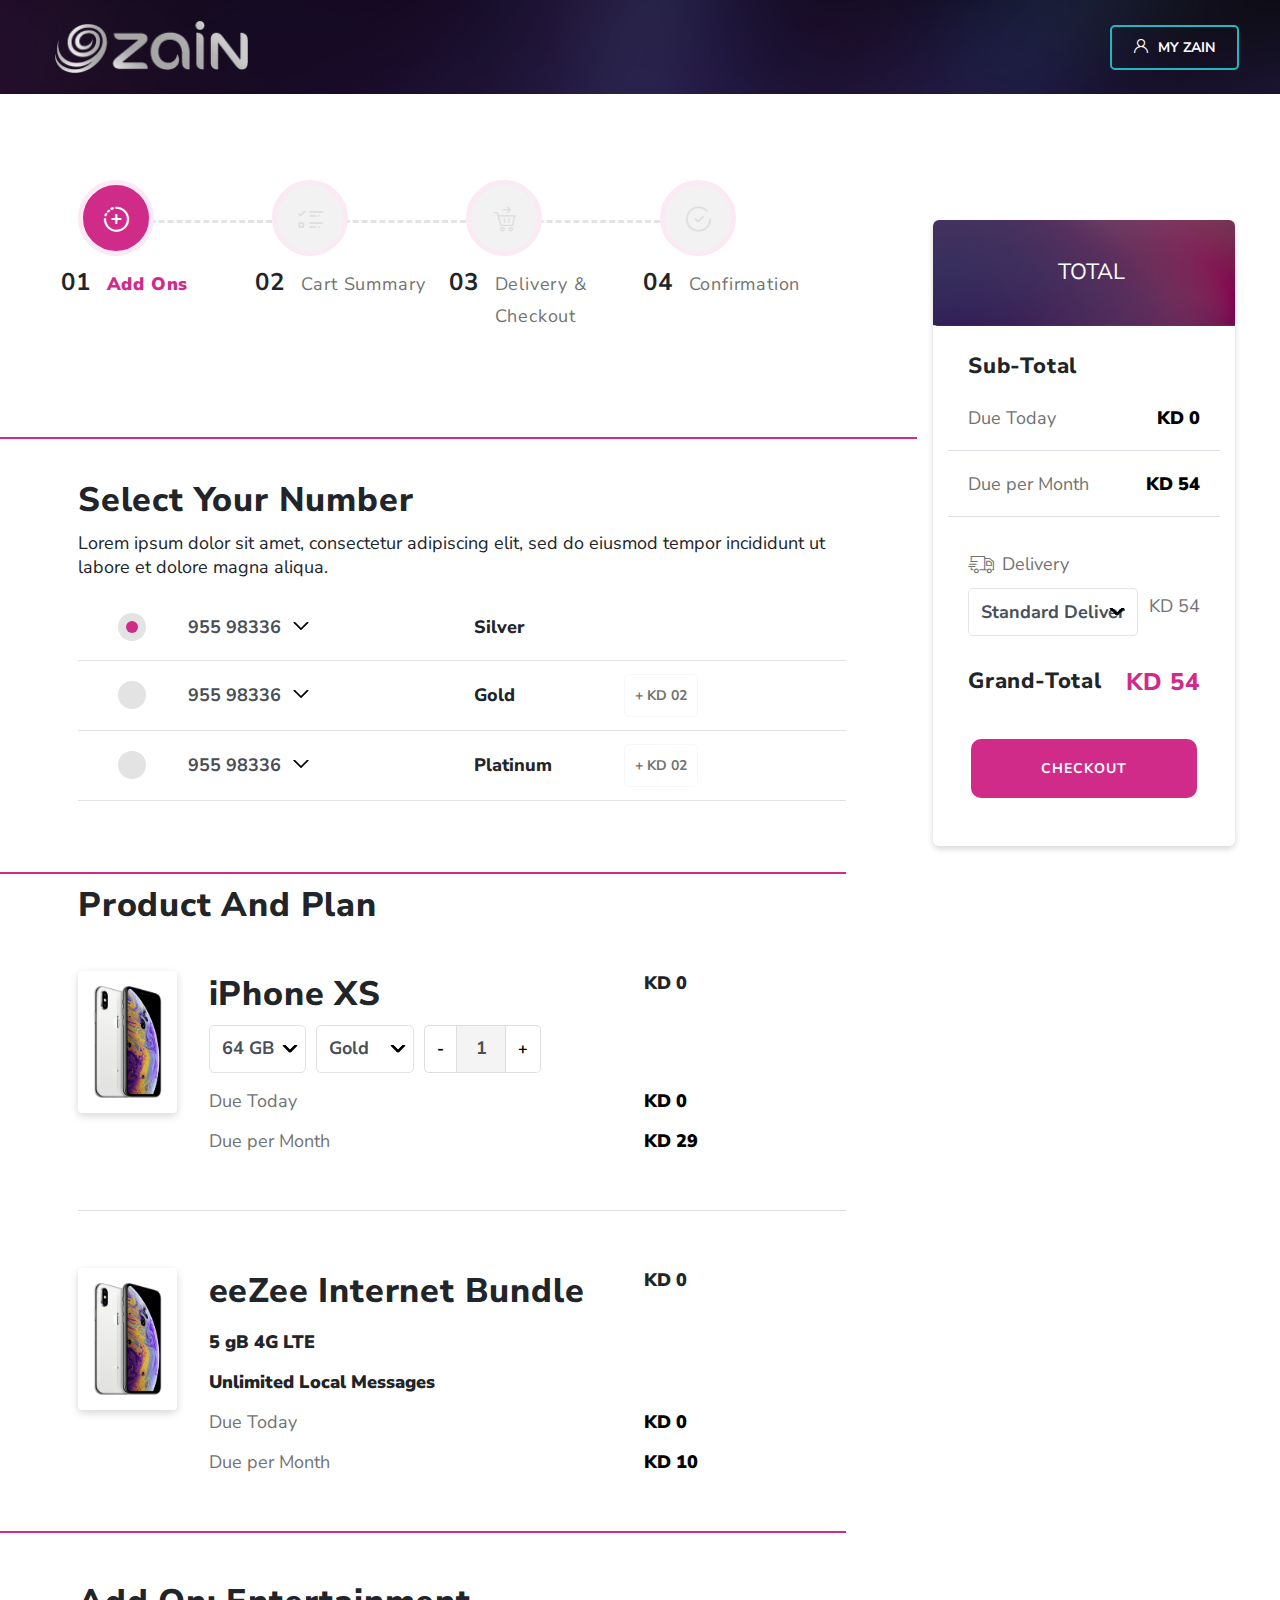
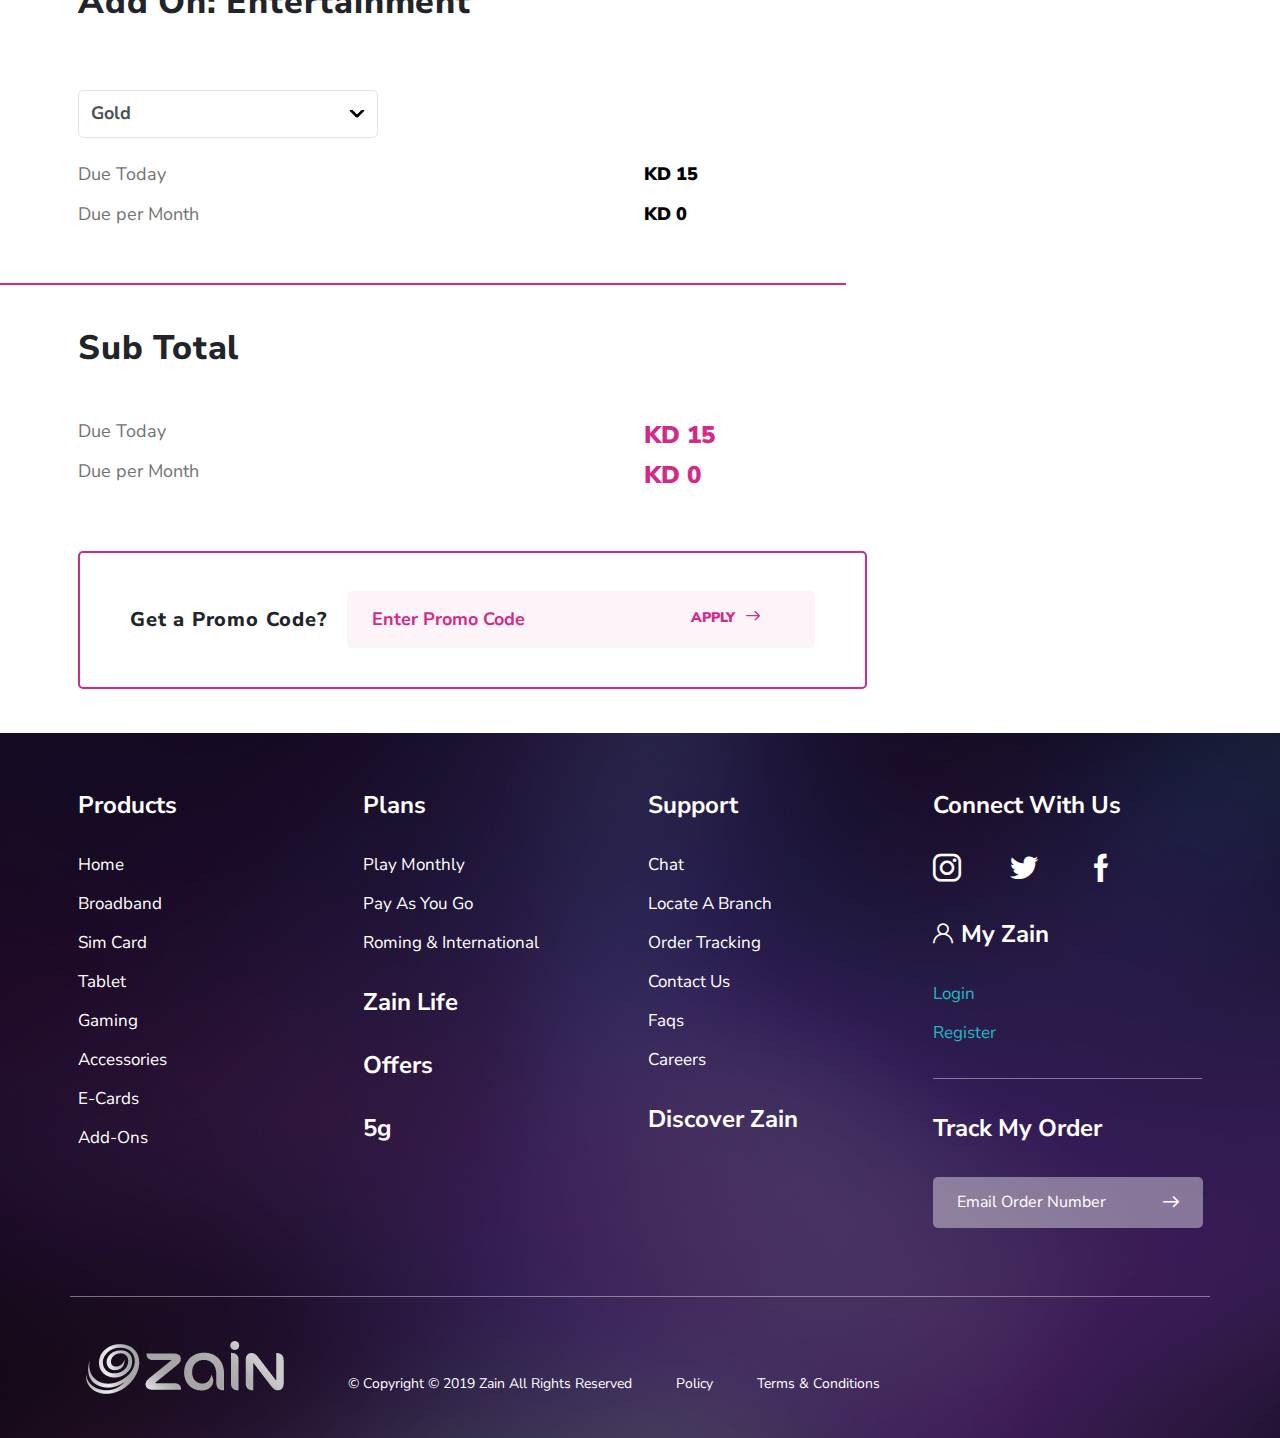
<file: Add_ons.html>
<!DOCTYPE html>

<html class="kw">

<head>
    <title>Tinext - Add Ons</title>
    <meta charset="UTF-8">
    <meta content="initial-scale=1.0, width=device-width" name="viewport" />

    <!-- Style links -->
    <link
        href="https://fonts.googleapis.com/css?family=Nunito+Sans:200,200i,300,300i,400,400i,600,600i,700,700i,800,800i&display=swap"
        rel="stylesheet">
    <link rel="stylesheet" type="text/css" href="css/bootstrap.min.css" />
    <link rel="stylesheet" type="text/css" href="css/lf-main.css" />
    <link rel="stylesheet" type="text/css" href="css/custom.css" />

    <link rel="stylesheet" type="text/css" href="css/icon-fonts.css" />
    <!-- Style Links End -->

    <link rel="shortcut icon" type="image/png" href="images/favicon.png" />

</head>

<body class="controls-visible has-control-menu yui3-skin-sam signed-in public-page site closed">

    <div class="container-fluid" id="wrapper">

        <header class="banner">

            <!-- Header Content -->

            <div class="row c-mainheader header-sticky">
                <div class="col-lg-3 c-logo-container">
                    <a href="#" class="c-brand ml55"><img src="./images/logo@2x.png" width="193" alt="Brand Logo" /></a>
                </div>
                <div class="col-lg-4 c-navigation-container">
                    <nav class="navbar navbar-expand-lg bg-transparent py-3 shadow-sm">
                        <a href="#" class="navbar-brand font-weight-bold d-block d-lg-none">MegaMenu</a>
                        <button type="button" data-toggle="collapse" data-target="#navbarContent"
                            aria-controls="navbars" aria-expanded="false" aria-label="Toggle navigation"
                            class="navbar-toggler">
                            <span class="navbar-toggler-icon"></span>
                        </button>
                    </nav>
                </div>
                <div class="col-lg-5 c-rightlinks-container">
                    <div class="c-headerRight mr55 text-right">
                        <button class="btn btn-pc-5" type="button"><i class="icon-user-4 mr10"></i>My ZAIN</button>
                    </div>
                </div>
            </div>

            <!-- Header Content End -->

        </header>

        <section class="content">

            <!-- Main Content Area -->
            <div class="c-mediyarow">

                <div class="columns-1">
                    <div class="portlet-layout row">
                        <div class="col-md-12 portlet-column portlet-column-only yui3-dd-drop">
                            <div class="portlet-dropzone portlet-column-content portlet-column-content-only pl-0 pr-0">

                                <!-- 7.1 2column layout  -->
                                <div class="common-2-col container" id="main-content" role="main">
                                    <div class="portlet-layout row">
                                        <div class="col-md-9 portlet-column portlet-column-first" id="column-1">

                                            <!-- status bar -->
                                            <div class="progress_sect seperator-line-container">
                                                <ul class="cart_status_bar">
                                                    <li class="step active">
                                                        <span><i class="icon-button"></i></span>
                                                        <h4 class="d-flex">
                                                            <div class="mr-3">01</div>
                                                            <div> <small>Add Ons</small></div>
                                                        </h4>
                                                    </li>

                                                    <li class="step">
                                                        <span><i class="icon-checklist"></i></span>
                                                        <h4 class="d-flex">
                                                            <div class="mr-3">02</div>
                                                            <div><small>Cart Summary</small></div>
                                                        </h4>
                                                    </li>

                                                    <li class="step">
                                                        <span><i class="icon-checkout1"></i></span>
                                                        <h4 class="d-flex">
                                                            <div class="mr-3">03</div>
                                                            <div class="text-left"><small>Delivery & checkout</small>
                                                            </div>
                                                        </h4>
                                                    </li>

                                                    <li class="step">
                                                        <span><i class="icon-confirmation"></i></span>
                                                        <h4 class="d-flex">
                                                            <div class="mr-3">04</div>
                                                            <div><small>Confirmation</small></div>
                                                        </h4>
                                                    </li>
                                                </ul>
                                            </div>
                                            <div class="row">
                                                <div class="col-md-11">
                                                    <!-- Select Your Number -->
                                                    <div class="product_plan_sect seperator-line-container">
                                                        <h3 class="fs-34 text-capitalize">Select Your Number</h3>
                                                        <p class="fs-18">Lorem ipsum dolor sit amet, consectetur
                                                            adipiscing elit, sed do eiusmod tempor incididunt ut labore
                                                            et dolore magna aliqua.</p>
                                                        <div class="c-tablecontainer pb55">
                                                            <table class="table table-responsive-sm">
                                                                <colgroup>
                                                                    <col width="10%" />
                                                                    <col width="40%" />
                                                                    <col width="20%" />
                                                                    <col width="30%" />
                                                                </colgroup>
                                                                <tbody>
                                                                    <tr>
                                                                        <th scope="row">
                                                                            <div
                                                                                class="custom-control custom-radio mlr40">
                                                                                <input type="radio" id="customRadio1"
                                                                                    name="customRadio"
                                                                                    class="custom-control-input"
                                                                                    checked>
                                                                                <label class="custom-control-label"
                                                                                    for="customRadio1"></label>
                                                                            </div>
                                                                        </th>
                                                                        <td>
                                                                            <div class="form-group">
                                                                                <select
                                                                                    class="form-control c-select--nobcbr"
                                                                                    id="exampleFormControlSelect1">
                                                                                    <option>955 98336</option>
                                                                                    <option>955 98336</option>
                                                                                    <option>955 98336</option>
                                                                                    <option>955 98336</option>
                                                                                    <option>955 98336</option>
                                                                                </select>
                                                                                <span class="downarrow"></span>
                                                                            </div>
                                                                        </td>
                                                                        <td>
                                                                            <p class="fs-18 fw-800 m-0">Silver</p>
                                                                        </td>
                                                                        <td></td>
                                                                    </tr>
                                                                    <tr>
                                                                        <th scope="row">
                                                                            <div
                                                                                class="custom-control custom-radio mlr40">
                                                                                <input type="radio" id="customRadio2"
                                                                                    name="customRadio"
                                                                                    class="custom-control-input">
                                                                                <label class="custom-control-label"
                                                                                    for="customRadio2"></label>
                                                                            </div>
                                                                        </th>
                                                                        <td>
                                                                            <div class="form-group">
                                                                                <select
                                                                                    class="form-control c-select--nobcbr"
                                                                                    id="exampleFormControlSelect2">
                                                                                    <option>955 98336</option>
                                                                                    <option>955 98336</option>
                                                                                    <option>955 98336</option>
                                                                                    <option>955 98336</option>
                                                                                    <option>955 98336</option>
                                                                                </select>
                                                                                <span class="downarrow"></span>
                                                                            </div>
                                                                        </td>
                                                                        <td>
                                                                            <p class="fs-18 fw-800 m-0">Gold</p>
                                                                        </td>
                                                                        <td><button class="btn btn-pc-6 fs-14 fw-800">+
                                                                                KD 02</button></td>
                                                                    </tr>
                                                                    <tr>
                                                                        <th scope="row">
                                                                            <div
                                                                                class="custom-control custom-radio mlr40">
                                                                                <input type="radio" id="customRadio3"
                                                                                    name="customRadio"
                                                                                    class="custom-control-input">
                                                                                <label class="custom-control-label"
                                                                                    for="customRadio3"></label>
                                                                            </div>
                                                                        </th>
                                                                        <td>
                                                                            <div class="form-group">
                                                                                <select
                                                                                    class="form-control c-select--nobcbr"
                                                                                    id="exampleFormControlSelect3">
                                                                                    <option>955 98336</option>
                                                                                    <option>955 98336</option>
                                                                                    <option>955 98336</option>
                                                                                    <option>955 98336</option>
                                                                                    <option>955 98336</option>
                                                                                </select>
                                                                                <span class="downarrow"></span>
                                                                            </div>
                                                                        </td>
                                                                        <td>
                                                                            <p class="fs-18 fw-800 m-0">Platinum</p>
                                                                        </td>
                                                                        <td><button class="btn btn-pc-6 fs-14 fw-800">+
                                                                                KD 02</button></td>
                                                                    </tr>
                                                                </tbody>
                                                            </table>
                                                        </div>
                                                    </div>
                                                </div>
                                            </div>
                                            <div class="row">
                                                <div class="col-md-11">
                                                    <!-- product and Plan -->
                                                    <div class="product_plan_sect seperator-line-container">
                                                        <h3 class="fs-34 text-capitalize">Product and Plan</h3>
                                                        <div class="product-list-wrap">

                                                            <!-- start Product List -->

                                                            <div class="product">
                                                                <div class="row">
                                                                    <div class="col-2 pr-4">
                                                                        <div class="product-img">
                                                                            <img src="./images/Iphone.png" alt="">
                                                                        </div>
                                                                    </div>
                                                                    <div class="col-10 product-data">

                                                                        <div class="row">
                                                                            <h3 class="col-8 text-t-none fs-34">
                                                                                iPhone XS
                                                                            </h3>

                                                                            <span class="col-3">
                                                                                <b>KD 0</b>
                                                                            </span>
                                                                        </div>

                                                                        <div class="form-row">
                                                                            <div class="form-group col-sm-2">
                                                                                <select name="size" class="form-control"
                                                                                    id="">
                                                                                    <option value="64">64 GB</option>
                                                                                    <option value="32">32 GB</option>
                                                                                </select>
                                                                                <span class="downarrow"></span>
                                                                            </div>
                                                                            <div class="form-group col-sm-2">
                                                                                <select name="color"
                                                                                    class="form-control" id="">
                                                                                    <option value="gold">Gold</option>
                                                                                    <option value="black">Black</option>
                                                                                    <option value="white">White</option>
                                                                                </select>
                                                                                <span class="downarrow"></span>
                                                                            </div>
                                                                            <div
                                                                                class="form-group custom-number-input col-sm-3">
                                                                                <button class="btn btn-minus">-</button>
                                                                                <input type="text" class="form-control"
                                                                                    readonly value="1" maxlength="10"
                                                                                    minlength="1">
                                                                                <button class="btn btn-plus">+</button>

                                                                            </div>
                                                                        </div>

                                                                        <div class="payment_opts ">
                                                                            <div class="row">
                                                                                <p class="col-8">Due Today</p>
                                                                                <span
                                                                                    class="col-3 float-right cl-000000"><b>KD
                                                                                        0</b></span>

                                                                                <p class="col-8 mb-0">Due per Month</p>
                                                                                <span
                                                                                    class="col-3 float-right cl-000000"><b>KD
                                                                                        29</b></span>
                                                                            </div>
                                                                        </div>

                                                                    </div>
                                                                </div>
                                                            </div>

                                                            <!-- product -2  -->
                                                            <div class="product">
                                                                <div class="row">
                                                                    <div class="col-2 pr-4">
                                                                        <div class="product-img">
                                                                            <img src="./images/Iphone.png" alt="">
                                                                        </div>
                                                                    </div>
                                                                    <div class="col-10 product-data">

                                                                        <div class="row">
                                                                            <h3 class="col-8 text-t-none mb-3  fs-34">
                                                                                eeZee Internet Bundle
                                                                            </h3>

                                                                            <span class="col-3">
                                                                                <b>KD 0</b>
                                                                            </span>
                                                                        </div>

                                                                        <div class="product-desc">
                                                                            <p><b>5 gB 4G LTE</b></p>
                                                                            <p><b>Unlimited Local Messages</b></p>
                                                                        </div>


                                                                        <div class="payment_opts ">
                                                                            <div class="row">
                                                                                <p class="col-8">Due Today</p>
                                                                                <span
                                                                                    class="col-3 float-right cl-000000"><b>KD
                                                                                        0</b></span>

                                                                                <p class="col-8 mb-0">Due per Month</p>
                                                                                <span
                                                                                    class="col-3 float-right cl-000000"><b>KD
                                                                                        10</b></span>
                                                                            </div>
                                                                        </div>

                                                                    </div>
                                                                </div>
                                                            </div>

                                                            <!-- End Product List -->
                                                        </div>
                                                    </div>

                                                    <!-- Add on Entertainment -->
                                                    <div class="add_on_sect seperator-line-container">

                                                        <div class="add_on-list-wrapper mt-3">
                                                            <h3 class="text-capitalize fs-34">Add on: Entertainment</h3>

                                                            <!-- Addon item-1 -->
                                                            <div class="add_on-list-item">
                                                                <div class="form-group mb-4">
                                                                    <select name="color2" class="form-control" id="">
                                                                        <option value="gold">Gold</option>
                                                                        <option value="black">Black</option>
                                                                        <option value="white">White</option>
                                                                    </select>
                                                                    <span class="downarrow"></span>
                                                                </div>

                                                                <div class="payment_opts">
                                                                    <div class="row">
                                                                        <p class="col-9">Due Today</p>
                                                                        <span class="col-2 float-right cl-000000"><b>KD
                                                                                15</b></span>

                                                                        <p class="col-9 mb-0">Due per Month</p>
                                                                        <span class="col-2 float-right cl-000000"><b>KD
                                                                                0</b></span>
                                                                    </div>
                                                                </div>
                                                            </div>

                                                        </div>
                                                    </div>

                                                    <!-- Sub Total -->
                                                    <div class="sub_total">
                                                        <h3 class="text-capitalize mb-5 fs-34">Sub Total</h3>

                                                        <div class="payment_opts">
                                                            <div class="row">
                                                                <p class="col-9">Due Today</p>
                                                                <div class="col-2 float-right cl-d12b8a fs-24"><b>KD
                                                                        15</b></div>

                                                                <p class="col-9 mb-0">Due per Month</p>
                                                                <div class="col-2 float-right cl-d12b8a fs-24"><b>KD
                                                                        0</b></div>
                                                            </div>
                                                        </div>

                                                        <div class="promo-code">
                                                            <h4 class="mb-0 fs-20">Get a Promo Code?</h4>
                                                            <div class="input-wrapper mb-0">
                                                                <input type="text" name=""
                                                                    class="form-control promocode-input"
                                                                    placeholder="Enter Promo Code">
                                                                <a href="#" class="promo-link">APPLY&ensp;
                                                                    <i class="icon-arrow-pointing-to-right"></i>
                                                                </a>
                                                            </div>
                                                        </div>

                                                    </div>

                                                </div>
                                            </div>

                                        </div>

                                        <div class="col-md-3 portlet-column portlet-column-last" id="column-2">

                                            <div class="card checkout-card">
                                                <div class="card-header text-center">
                                                    <p class="mb-0"><i
                                                            class="icon-checkout fs-24"></i><span>Total</span>
                                                    </p>
                                                </div>
                                                <div class="card-body">
                                                    <h4 class="checkout-title">Sub-Total</h4>
                                                    <div class="sub-total">
                                                        <p>Due Today
                                                            <span class="float-right cl-000000">
                                                                <b>KD 0</b>
                                                            </span>
                                                        </p>
                                                        <p>Due per Month
                                                            <span class="float-right cl-000000">
                                                                <b>KD 54</b>
                                                            </span>
                                                        </p>
                                                    </div>

                                                    <div class="delivery row">
                                                        <div class="col-9">
                                                            <div class="form-group">
                                                                <label>
                                                                    <i class="icon-delivery-truck-1 mr-2"></i>Delivery
                                                                </label>
                                                                <select name="options" class="form-control">
                                                                    <option value="">Standard Delivery</option>
                                                                    <option value="">Opt 2</option>
                                                                    <option value="">Opt 3</option>
                                                                </select>
                                                                <span class="downarrow"></span>
                                                            </div>
                                                        </div>
                                                        <div class="col-3 pl-0">
                                                            <span
                                                                class="right-label float-right cl-727272 fs-18 mt-2">KD
                                                                54</span>
                                                        </div>
                                                    </div>

                                                    <div class="grand-total row">
                                                        <div class="col-8">
                                                            <h4 class="float-left text-capitalize">Grand-Total</h4>
                                                        </div>
                                                        <div class="col-4 pl-0 text-right">
                                                            <h3 class="cl-d12b8a">KD 54</h3>
                                                        </div>


                                                    </div>

                                                </div>

                                                <div class="card-action text-center">

                                                    <button class="btn btn-pc-3 mb-4">Checkout</button>

                                                </div>

                                            </div>

                                        </div>
                                    </div>
                                </div>

                            </div>
                        </div>
                    </div>
                </div>

            </div>
            <!-- Main Content Area End -->

        </section>


        <!-- Footer Content -->

        <footer id="footer" role="contentinfo">

            <!-- Footer Content -->
            <section class="c-footer row">

                <div class="container">

                    <div class="row mb50">

                        <div class="col-lg-3">
                            <div class="c-footer__list">
                                <ul>
                                    <li class="c-footer__list--title">Products</li>
                                    <li><a href="#">Home</a></li>
                                    <li><a href="#">Broadband</a></li>
                                    <li><a href="#">Sim Card</a></li>
                                    <li><a href="#">Tablet</a></li>
                                    <li><a href="#">Gaming</a></li>
                                    <li><a href="#">Accessories</a></li>
                                    <li><a href="#">E-Cards</a></li>
                                    <li><a href="#">Add-Ons</a></li>
                                </ul>
                            </div>
                        </div>
                        <div class="col-lg-3">
                            <div class="c-footer__list">
                                <ul>
                                    <li class="c-footer__list--title">Plans</li>
                                    <li><a href="#">Play Monthly</a></li>
                                    <li><a href="#">Pay As You Go</a></li>
                                    <li><a href="#">Roming & International</a></li>
                                    <li class="c-footer__list--title">Zain Life</li>
                                    <li class="c-footer__list--title">Offers</li>
                                    <li class="c-footer__list--title">5g</li>
                                </ul>
                            </div>
                        </div>
                        <div class="col-lg-3">
                            <div class="c-footer__list">
                                <ul>
                                    <li class="c-footer__list--title">Support</li>
                                    <li><a href="#">Chat</a></li>
                                    <li><a href="#">Locate A Branch</a></li>
                                    <li><a href="#">Order Tracking</a></li>
                                    <li><a href="#">Contact Us</a></li>
                                    <li><a href="#">Faqs</a></li>
                                    <li><a href="#">Careers</a></li>
                                    <li class="c-footer__list--title">Discover Zain</li>
                                </ul>
                            </div>
                        </div>
                        <div class="col-lg-3">
                            <div class="c-footer__list">
                                <ul>
                                    <li class="c-footer__list--title">Connect With Us</li>
                                    <li>
                                        <a href="#" class="c-sociallink"><i
                                                class="icon-Group-1564 fs-28 cl-ffffff mr45"></i></a>
                                        <a href="#" class="c-sociallink"><i
                                                class="icon-twitter fs-28 cl-ffffff mr45"></i></a>
                                        <a href="#" class="c-sociallink"><i
                                                class="icon-facebook fs-28 cl-ffffff"></i></a>
                                    </li>
                                    <li class="c-footer__list--title"><i class="icon-user-4 mr-2 fs-20"></i>My Zain</li>
                                    <li><a href="#" class="--blue">Login</a></li>
                                    <li><a href="#" class="--blue">Register</a></li>
                                    <li class="c-footer__list--title">
                                        <div class="c-footer-sepline"></div>
                                    </li>
                                    <li class="c-footer__list--title">Track My Order</li>
                                    <li>
                                        <div class="c-trackorder">
                                            <label class="sr-only" for="inlineFormInputGroup">Username</label>
                                            <div class="input-group mb-2">
                                                <input type="text" class="form-control" id="inlineFormInputGroup"
                                                    placeholder="Email Order Number">
                                                <div class="input-group-postpend">
                                                    <div class="input-group-text"><i
                                                            class="icon-arrow-pointing-to-right"></i></div>
                                                </div>
                                            </div>
                                        </div>
                                    </li>
                                </ul>
                            </div>
                        </div>
                    </div>


                </div>
                <div class="container-fluid">
                    <div class="row c-mainfooter c-footer-sepline">
                        <div class="col-lg-12">
                            <div class="container">
                                <ul class="c-footer-list--sab">
                                    <li>
                                        <img src="images/logo@2x.png" />
                                    </li>
                                    <li>
                                        <p>© Copyright © 2019 Zain All Rights Reserved</p>
                                    </li>
                                    <li><a href="#">Policy</a></li>
                                    <li><a href="#">Terms & Conditions</a></li>
                                </ul>
                            </div>
                        </div>
                    </div>
                </div>

            </section>
            <!-- Footer Content End -->

        </footer>

        <div class="c-bodyoverlay"></div>

    </div>
    <!-- Script Files load -->
    <script src="javascript/jquery-v3.3.1.js"></script>
    <script src="javascript/typeahead.bundle.min.js"></script>
    <script src="javascript/bootstrap.min.js"></script>
    <script src="javascript/custom.js"></script>
    <!-- Script Files load End -->
</body>

</html>
</file>
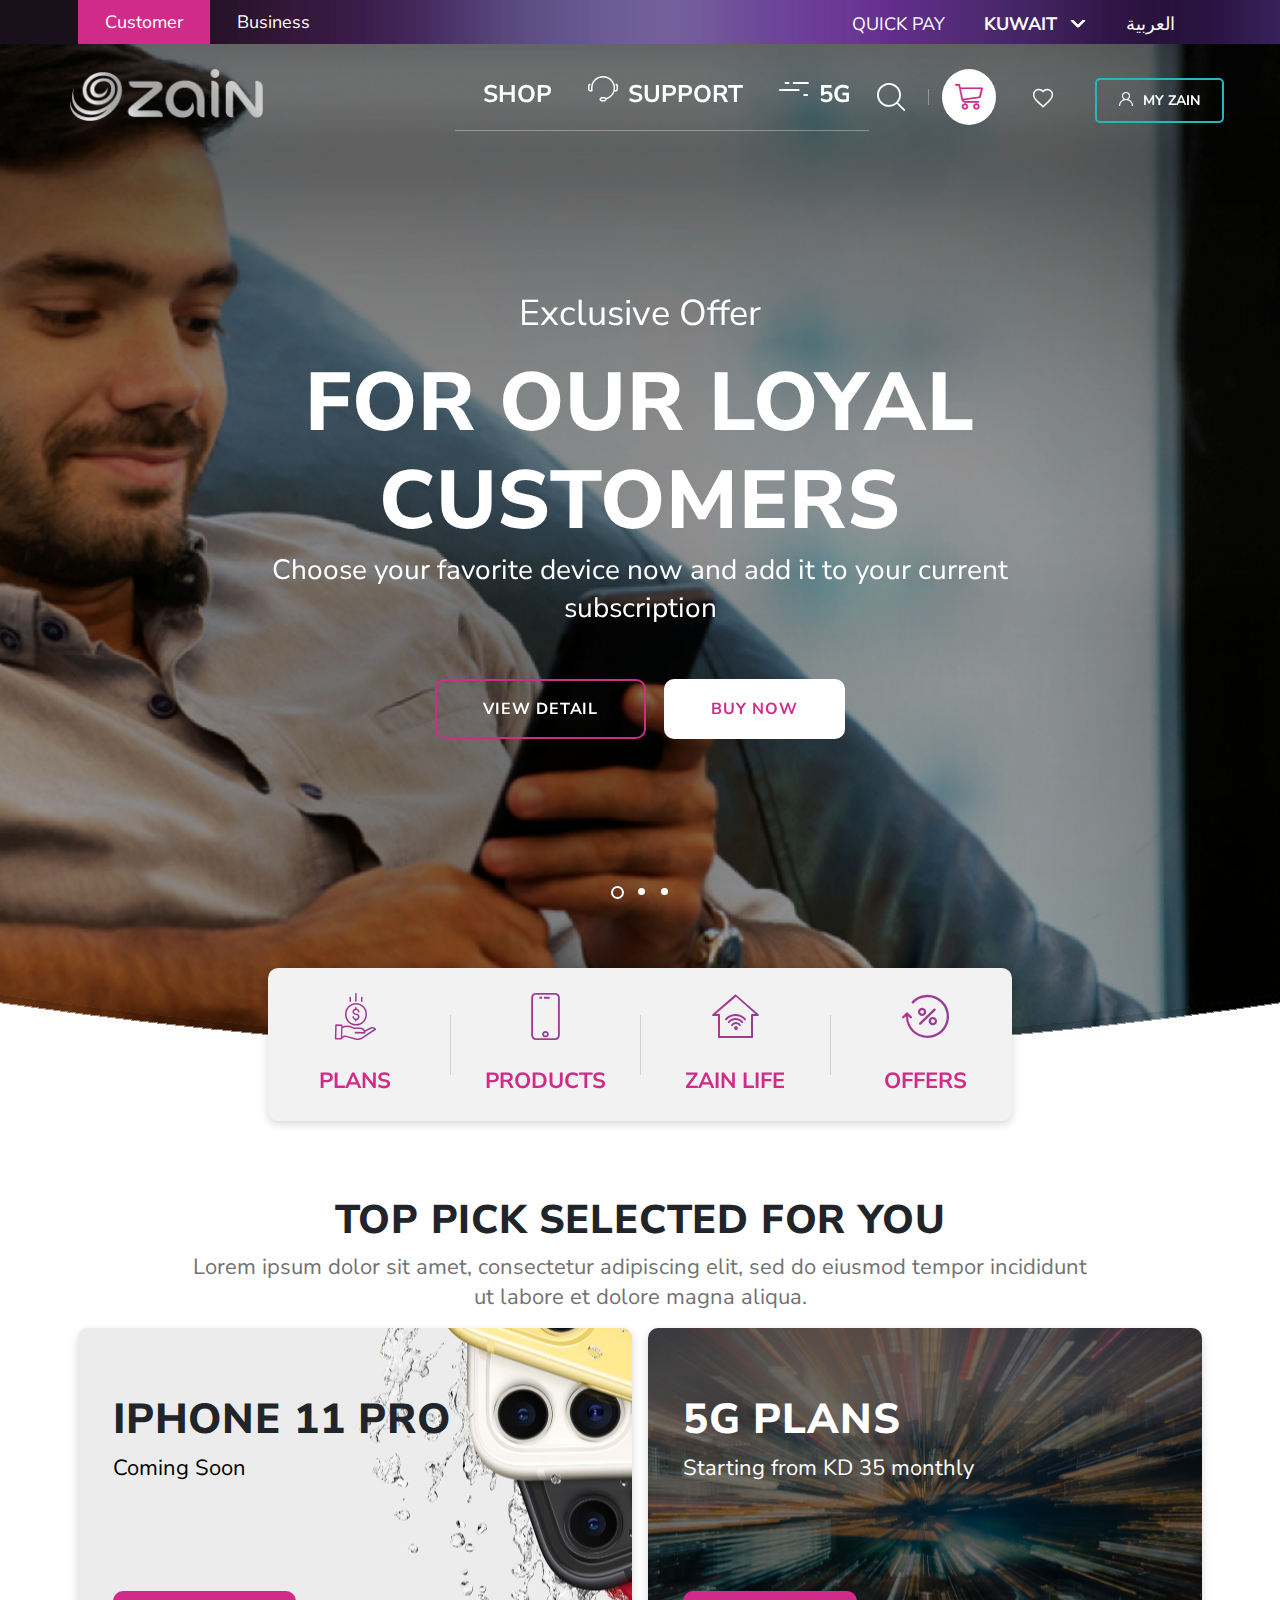
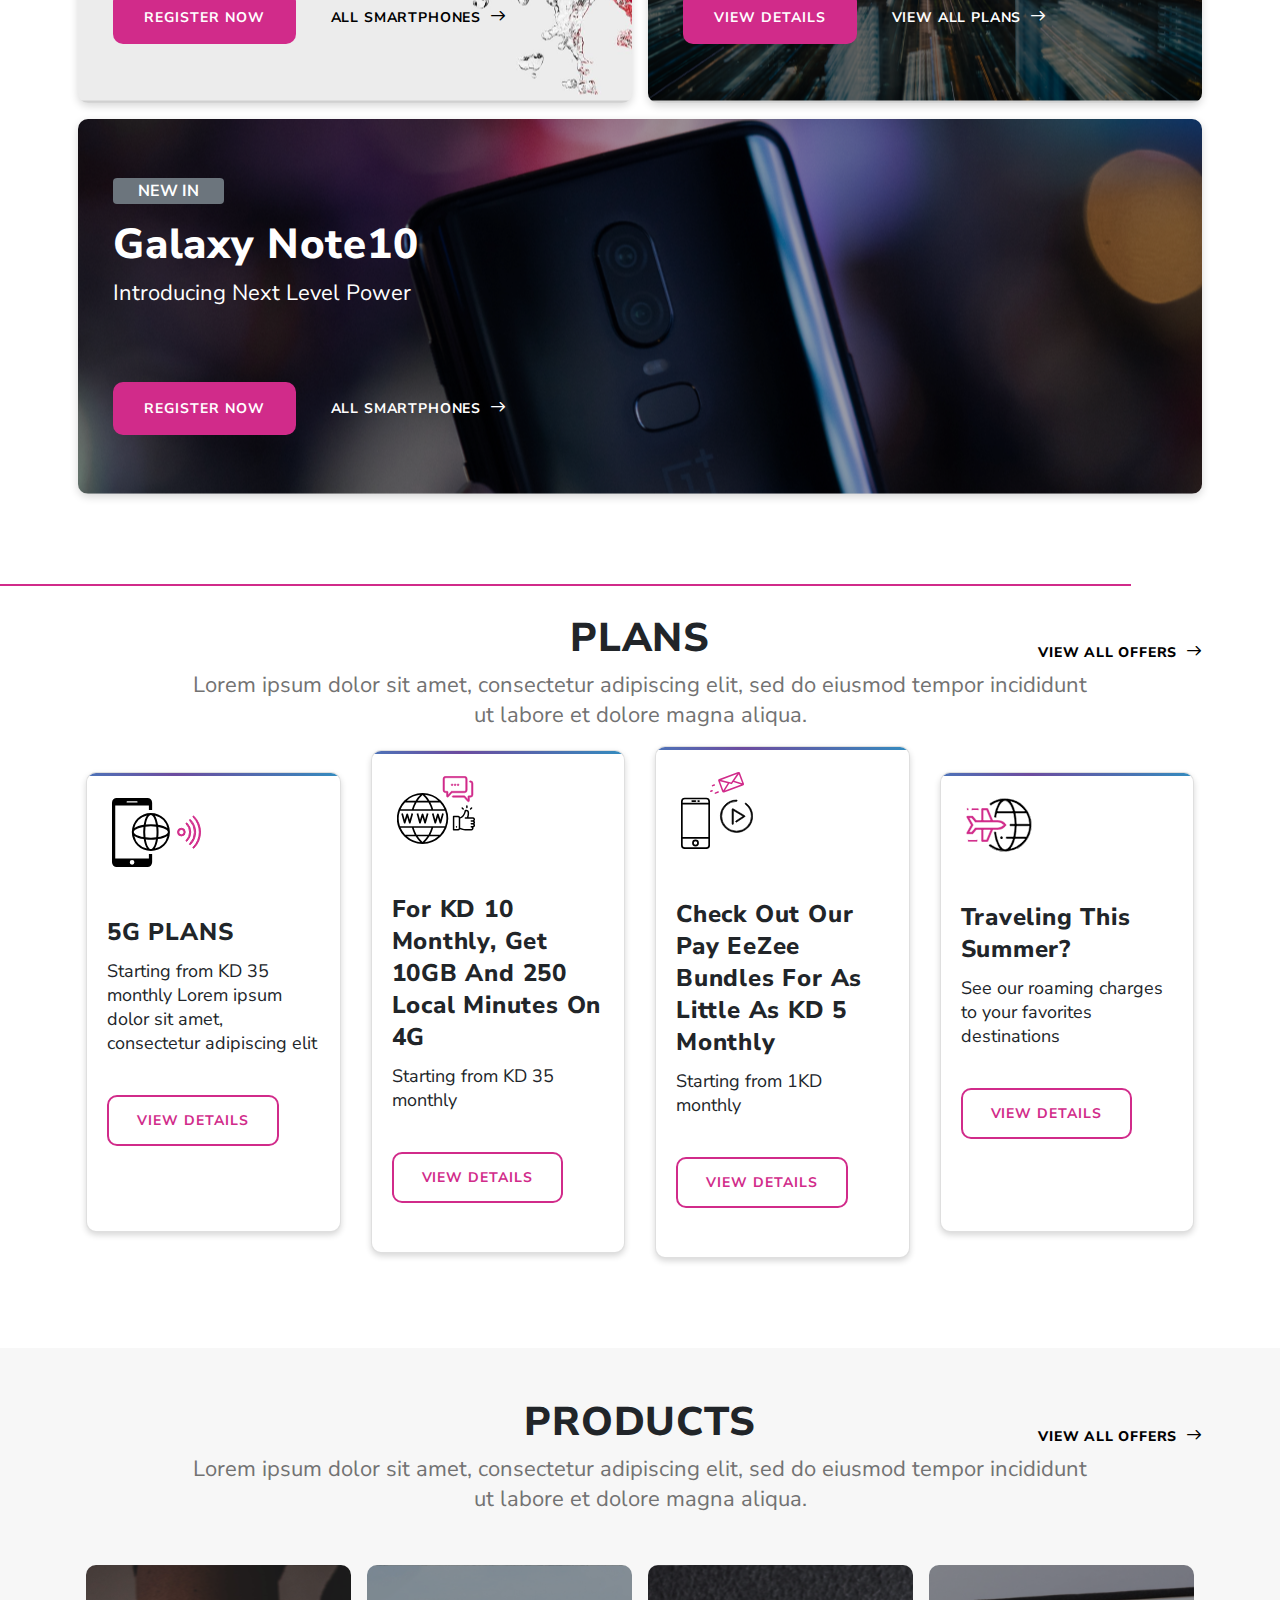
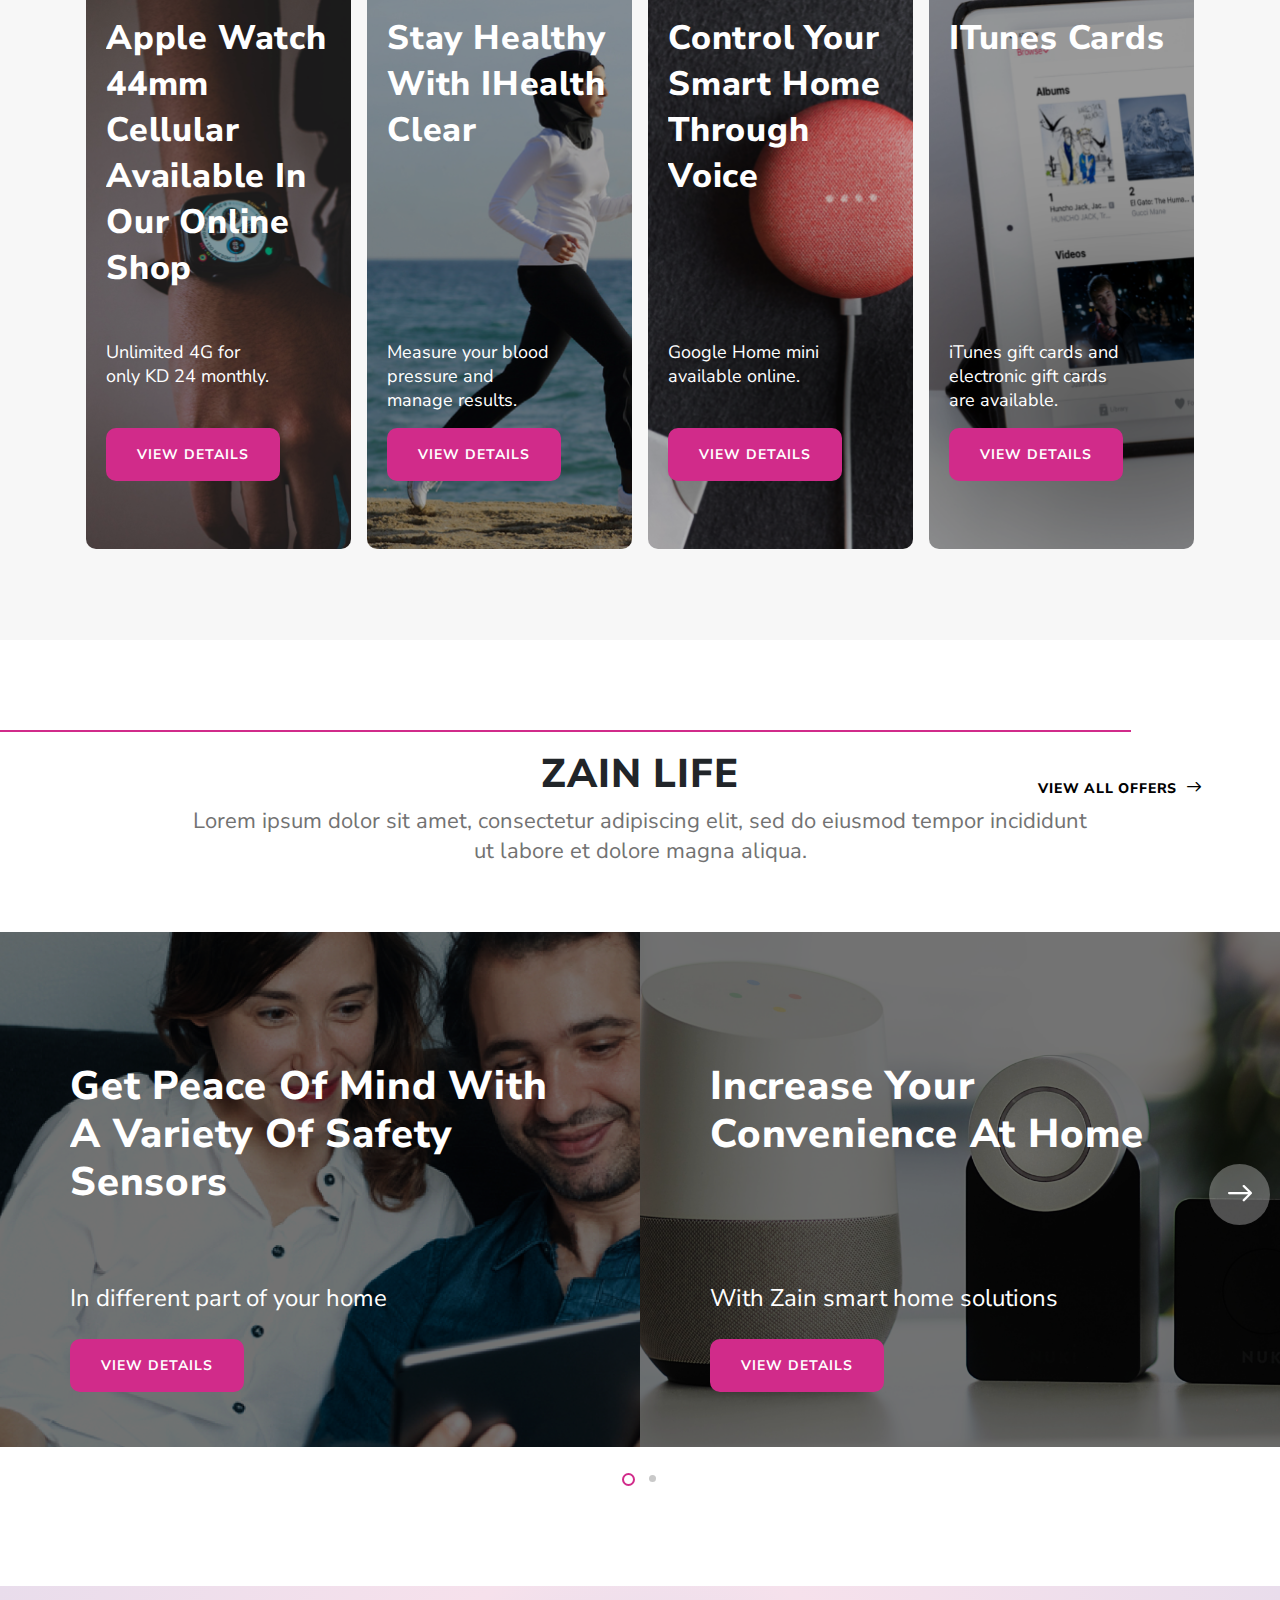
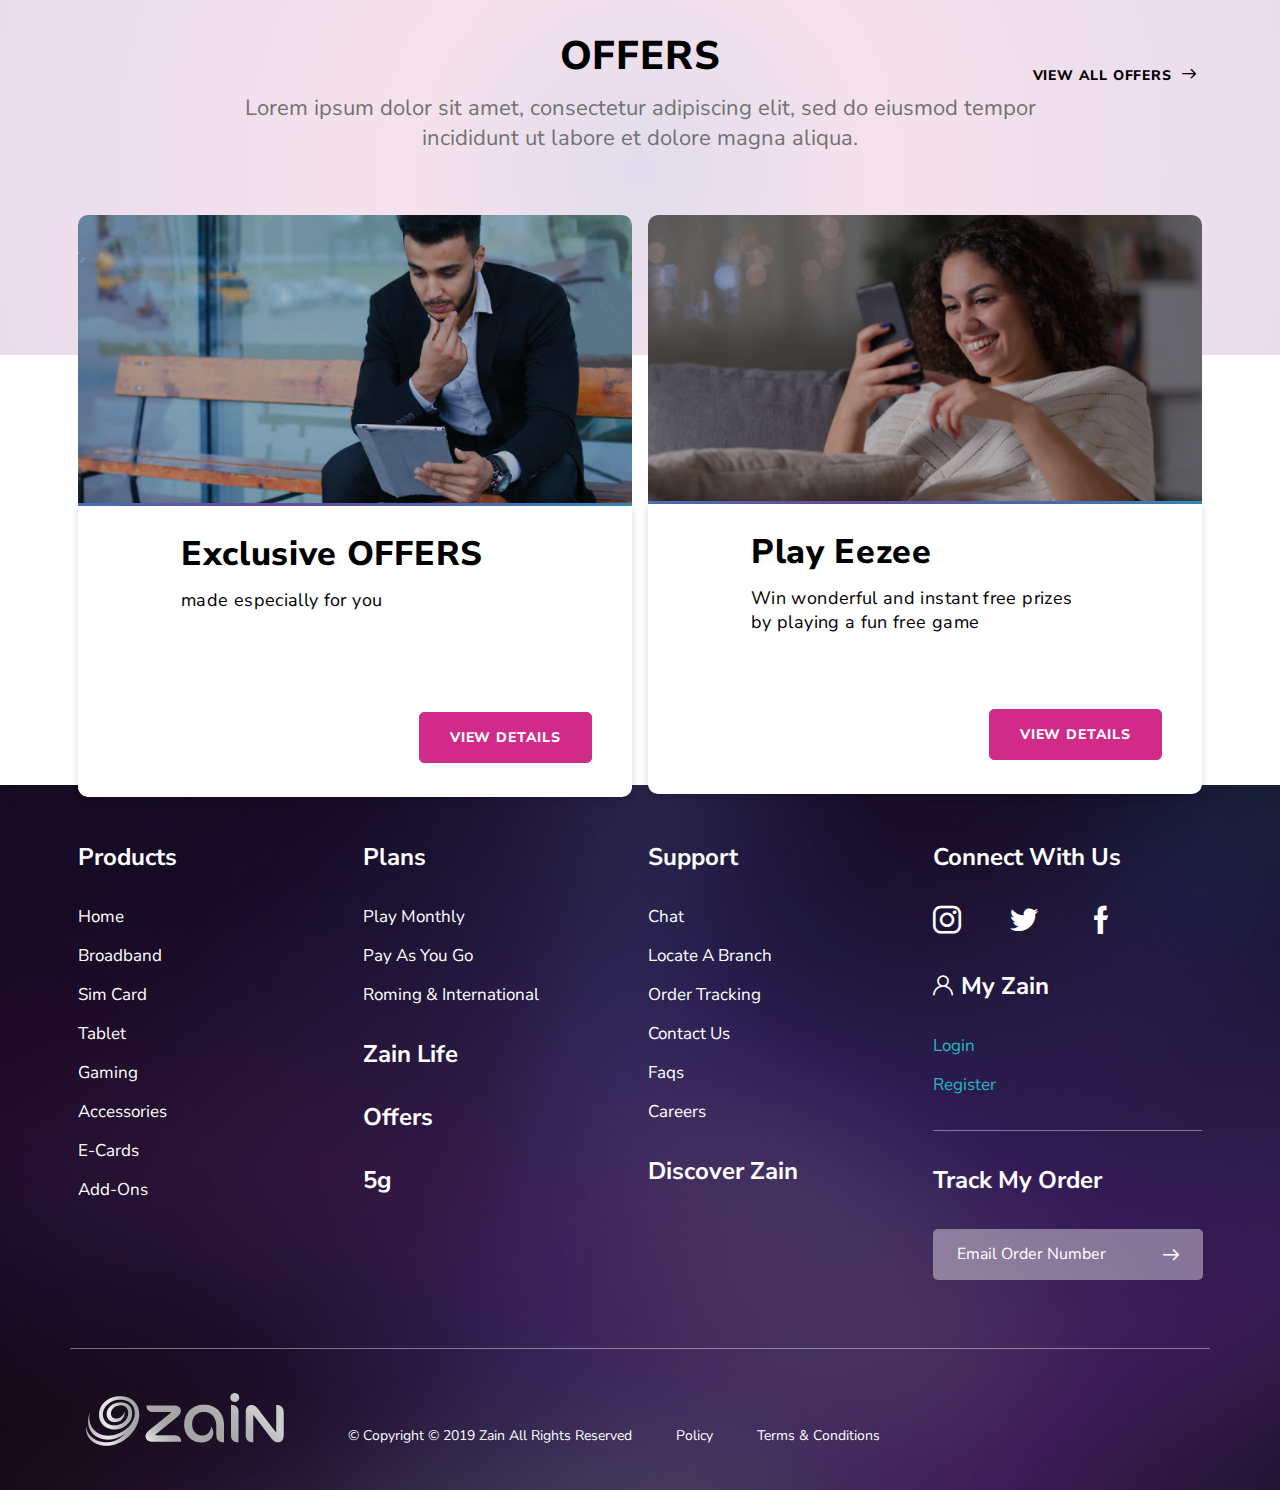
<file: cart-dropdown-1.html>
<!DOCTYPE html>

<html class="kw">

<head>
    <title>Tinext-HOME</title>
    <meta charset="UTF-8">
    <meta content="initial-scale=1.0, width=device-width" name="viewport" />

    <!-- Style links -->
    <link
        href="https://fonts.googleapis.com/css?family=Nunito+Sans:200,200i,300,300i,400,400i,600,600i,700,700i,800,800i&display=swap"
        rel="stylesheet">
    <link rel="stylesheet" type="text/css" href="css/bootstrap.min.css" />
    <link rel="stylesheet" type="text/css" href="css/lf-main.css" />
    <link rel="stylesheet" type="text/css" href="css/swiper.min.css" />
    <!-- important for cart Dropdown -->
    <link rel="stylesheet" type="text/css" href="css/custom.css" />
    <!-- Style Links End -->

    <link rel="shortcut icon" type="image/png" href="images/favicon.png" />

</head>

<body class="controls-visible has-control-menu yui3-skin-sam public-page site closed">

    <div class="container-fluid" id="wrapper">

        <header class="banner">

            <!-- Header Content -->
            <div class="row c-htoplink">
                <div class="container">
                    <div class="row">
                        <div class="col-lg-12">
                            <div class="row c-htoplinkcontainer">
                                <div class="col-lg-6">
                                    <a href="#" class="c-htoplinkcontainer--cbtn active">Customer</a>
                                    <a href="#" class="c-htoplinkcontainer--cbtn">Business</a>
                                </div>
                                <div class="col-lg-6">
                                    <div class="text-right">
                                        <a href="#" class="c-htoplinkcontainer--nbtn text-uppercase">Quick Pay</a>
                                        <div class="form-group max-w-100 d-inline-block c-dropdown--transparent">
                                            <select name="sortby" class="form-control mr-30">
                                                <option value="64">KUWAIT</option>
                                                <option value="32">KUWAIT</option>
                                            </select>
                                            <span class="downarrow"></span>
                                        </div>
                                        <a href="#" class="c-htoplinkcontainer--nbtn text-uppercase">العربية</a>
                                    </div>
                                </div>
                            </div>
                        </div>
                    </div>
                </div>
            </div>
            <!-- Header Content End -->
            <div class="row c-mainheader">
                <div class="col-lg-4 col-4 c-logo-container">
                    <a href="#" class="c-brand"><img src="./images/logo@2x.png" width="193" alt="Brand Logo" /></a>
                </div>
                <div class="col-lg-4 c-navigation-container">
                    <nav class="navbar navbar-expand-lg bg-transparent py-3 shadow-sm">
                        <!-- <a href="#" class="navbar-brand font-weight-bold d-block d-lg-none">MegaMenu</a> -->
                        <button type="button" data-toggle="collapse" data-target="#navbarContent"
                            aria-controls="navbars" aria-expanded="false" aria-label="Toggle navigation"
                            class="navbar-toggler">
                            <span class="navbar-toggler-icon"></span>
                        </button>
                        <div id="navbarContent" class="collapse navbar-collapse">
                            <ul class="navbar-nav mx-auto">
                                <!-- Megamenu-->
                                <li class="nav-item dropdown dropdown-hoverable megamenu">
                                    <a id="megamneu" href="" data-toggle="dropdown" aria-haspopup="true"
                                        aria-expanded="false"
                                        class="nav-link dropdown-toggle font-weight-bold text-uppercase fs-24 cl-ffffff plr33"><i
                                            class="icon-Group-1573 mr10 fs-30"></i>SHOP</a>
                                    <div aria-labelledby="megamneu" class="dropdown-menu rounded-0 border-0 p-0 m-0">
                                        <div class="container-fluid plr70">
                                            <div class="row bg-white rounded-0 m-0 shadow-sm">
                                                <div class="col-lg-7 col-xl-8">
                                                    <div class="ptb40 mlr-15">
                                                        <div class="row">
                                                            <div class="col-lg-3 mb-4 c-megamenu-list">
                                                                <h6
                                                                    class="font-weight-bold text-capitalize fs-24 font-weight-bold">
                                                                    <i class="icon-save-money --icon mr10"></i>plans
                                                                </h6>
                                                                <ul class="list-unstyled">
                                                                    <li class="nav-item"><a href=""
                                                                            class="nav-link text-small pb-0 fs-19 cl-727272">Play
                                                                            Monthly</a></li>
                                                                    <li class="nav-item"><a href=""
                                                                            class="nav-link text-small pb-0 fs-19 cl-727272">Pay
                                                                            As You Go</a></li>
                                                                    <li class="nav-item"><a href=""
                                                                            class="nav-link text-small pb-0 fs-19 cl-727272">Roming
                                                                            & International</a></li>
                                                                </ul>
                                                            </div>
                                                            <div class="col-lg-3 mb-4 c-megamenu-list">
                                                                <h6
                                                                    class="font-weight-bold text-capitalize fs-24 font-weight-bold">
                                                                    <i class="icon-smartphone --icon mr10"></i>Products
                                                                </h6>
                                                                <ul class="list-unstyled">
                                                                    <li class="nav-item"><a href=""
                                                                            class="nav-link text-small pb-0 fs-19 cl-727272">Smartphone</a>
                                                                    </li>
                                                                    <li class="nav-item"><a href=""
                                                                            class="nav-link text-small pb-0 fs-19 cl-727272">HomeBroadband</a>
                                                                    </li>
                                                                    <li class="nav-item"><a href=""
                                                                            class="nav-link text-small pb-0 fs-19 cl-727272">SIM
                                                                            Card</a></li>
                                                                    <li class="nav-item"><a href=""
                                                                            class="nav-link text-small pb-0 fs-19 cl-727272">Tablet</a>
                                                                    </li>
                                                                    <li class="nav-item"><a href=""
                                                                            class="nav-link text-small pb-0 fs-19 cl-727272">Gaming</a>
                                                                    </li>
                                                                    <li class="nav-item"><a href=""
                                                                            class="nav-link text-small pb-0 fs-19 cl-727272">Accessories</a>
                                                                    </li>
                                                                    <li class="nav-item"><a href=""
                                                                            class="nav-link text-small pb-0 fs-19 cl-727272">E-Cards</a>
                                                                    </li>
                                                                    <li class="nav-item"><a href=""
                                                                            class="nav-link text-small pb-0 fs-19 cl-727272">Add-ons</a>
                                                                    </li>
                                                                </ul>
                                                            </div>
                                                            <div class="col-lg-3 mb-4 c-megamenu-list">
                                                                <h6
                                                                    class="font-weight-bold text-capitalize fs-24 font-weight-bold">
                                                                    <i class="icon-smart-home --icon mr10"></i>Zain Life
                                                                </h6>
                                                                <ul class="list-unstyled">
                                                                    <li class="nav-item"><a href=""
                                                                            class="nav-link text-small pb-0 fs-19 cl-727272">Smart
                                                                            Home</a></li>
                                                                    <li class="nav-item"><a href=""
                                                                            class="nav-link text-small pb-0 fs-19 cl-727272">Health</a>
                                                                    </li>
                                                                    <li class="nav-item"><a href=""
                                                                            class="nav-link text-small pb-0 fs-19 cl-727272">Lifestyle</a>
                                                                    </li>
                                                                    <li class="nav-item"><a href=""
                                                                            class="nav-link text-small pb-0 fs-19 cl-727272">Entertainment</a>
                                                                    </li>
                                                                </ul>
                                                            </div>
                                                            <div class="col-lg-3 mb-4 c-megamenu-list">
                                                                <h6
                                                                    class="font-weight-bold text-capitalize fs-24 font-weight-bold">
                                                                    <i class="icon-offers --icon mr10"></i>Offers</h6>
                                                                <ul class="list-unstyled">
                                                                    <li class="nav-item"><a href=""
                                                                            class="nav-link text-small pb-0 fs-19 cl-727272">Existing
                                                                            Customer Offers</a></li>
                                                                    <li class="nav-item"><a href=""
                                                                            class="nav-link text-small pb-0 fs-19 cl-727272">All
                                                                            Offers & Promotions</a></li>
                                                                </ul>
                                                            </div>
                                                        </div>
                                                    </div>
                                                </div>
                                                <div class="col-lg-5 col-xl-4 ptb40 mlr-15 d-none d-lg-block">
                                                    <div class="text-right position-relative c-megamenu-media">
                                                        <img src="./images/menu.png" />
                                                        <div class="c-megamenu-imgtxt">
                                                            <p class="text-left fs-34 font-weight-bold"><span
                                                                    class="plr10 cl-ffffff">Apple Watch S4</span></p>
                                                            <p class="text-left fs-34 font-weight-bold"><span
                                                                    class="plr10 cl-ffffff">44mm Celular</span></p>
                                                            <button class="btn btn-pc-3 d-block mt18" type="button">BUY
                                                                NOW</button>
                                                        </div>
                                                    </div>
                                                </div>
                                            </div>
                                        </div>
                                    </div>
                                </li>
                                <li class="nav-item"><a href=""
                                        class="nav-link font-weight-bold text-uppercase fs-24 cl-ffffff plr33"><i
                                            class="icon-headphones-with-mic mr10 fs-30"></i>SUPPORT</a>
                                </li>
                                <li class="nav-item"><a href=""
                                        class="nav-link font-weight-bold text-uppercase fs-24 cl-ffffff plr33"><i
                                            class="icon-Group-1561 mr10 fs-30"></i>5G</a></li>
                            </ul>
                        </div>
                    </nav>
                </div>
                <div class="col-lg-4 col-8 c-rightlinks-container">
                    <div class="c-headerRight text-right">

                        <a href="#" class="plr33 fs-28 cl-ffffff d-lg-none c-mobile-user"><i
                                class="icon-user-4"></i></a>
                        <a href="#" class="plr33 fs-28 cl-ffffff d-none d-lg-inline-block"><i
                                class="icon-magnifying-glass"></i></a>

                        <a href="#" class="plr33 fs-28 cl-ffffff active" data-target="#cart-dropdown"><i class="icon-empty-shopping-card"></i></a>
                        
                        <!-- use "open" class for expand and collapse dropdown -->
                        <div class="cart-dropdown text-left" id="cart-dropdown">
                            <div class="cart-header">
                                <h3 class="text-t-none">Cart Summary</h3>
                            </div>
                            <div class="cart-body">


                                <div class="product_plan_sect">
                                    <h5 class="fs-20 mt-3 mb-0 text-t-none">Products</h5>
                                    <!-- list -->
                                    <div class="product">
                                        <div class="row">
                                            <div class="col-2 pr-0">
                                                <div class="product-img">
                                                    <img src="./images/Iphone.png" alt="">
                                                </div>
                                            </div>
                                            <div class="col-10 pl-4">
                                                <div class="content">
                                                    <h5 class="text-t-none">iPhone</h5>
                                                    <p class="mb-1">64 GB</p>
                                                    <p>Gold</p>
                                                    <p class="cl-727272">Commitment period 24 Months</p>
                                                </div>
                                            </div>
                                        </div>
                                    </div>
                                    <!-- end list -->

                                </div>

                                <!-- PLAN -->
                                <div class="product_plan_sect">
                                    <h5 class="fs-20 mt-3 mb-0 text-t-none">Plan</h5>
                                    <!-- List -->
                                    <div class="product">
                                        <div class="row">
                                            <div class="col-2 pr-0">
                                                <div class="product-img">
                                                    <img src="./images/Iphone.png" alt="">
                                                </div>
                                            </div>
                                            <div class="col-10 pl-4">
                                                <div class="content">
                                                    <h5 class="text-t-none">eeZee Internet Bundle</h5>
                                                    <p class="mb-1">5 gB 4G LTE</p>
                                                    <p>Unlimited Local Messages</p>
                                                    <div class="payment_opts ">
                                                        <div class="row">
                                                            <p class="col-9 mb-1">Due Today</p>
                                                            <span class="col-3 text-right cl-000000"><b>KD
                                                                    0</b></span>

                                                            <p class="col-9 mb-1">Due per Month</p>
                                                            <span class="col-3 text-right cl-000000"><b>KD
                                                                    29</b></span>
                                                        </div>
                                                    </div>
                                                </div>
                                            </div>
                                        </div>
                                    </div>
                                    <!-- endlist -->

                                </div>

                                <!-- Entertainment -->

                                <div class="product_plan_sect">
                                    <h5 class="fs-20 mt-3 mb-0 text-t-none">Entertainment</h5>
                                    <!-- List -->
                                    <div class="product">
                                        <div class="row">
                                            <div class="col-2 pr-0">
                                                <div class="product-img">
                                                    <img src="./images/Iphone.png" alt="">
                                                </div>
                                            </div>
                                            <div class="col-10 pl-4">
                                                <div class="content">
                                                    <div class="payment_opts ">
                                                        <div class="row">
                                                            <p class="col-9 fs-16 mb-2">Smart Home Camera</p>
                                                            <span class="col-3 text-right cl-000000"><b>KD
                                                                    0</b></span>
                                                            <p class="col-9 fs-16 mb-2">Due Today</p>
                                                            <span class="col-3 text-right cl-000000"><b>KD
                                                                    0</b></span>

                                                            <p class="col-9 fs-16 mb-2">Due per Month</p>
                                                            <span class="col-3 text-right cl-000000"><b>KD
                                                                    29</b></span>
                                                        </div>
                                                    </div>
                                                </div>
                                            </div>
                                        </div>
                                    </div>
                                    <!-- endList -->

                                </div>

                                <!-- Total -->
                                <div class="total-amt">
                                    <h5 class="fs-20 text-t-none">Total</h5>
                                    <div class="payment_opts">
                                        <div class="row">
                                            <p class="col-9">Due Today</p>
                                            <div class="col-3 text-right cl-d12b8a fs-18"><b>KD
                                                    15</b></div>

                                            <p class="col-9 mb-0">Due per Month</p>
                                            <div class="col-3 text-right cl-d12b8a fs-18"><b>KD
                                                    0</b></div>
                                        </div>
                                    </div>
                                </div>

                            </div>
                            <div class="cart-footer">
                                <h5 class="fs-20 text-t-none">Edit Cart</h5>
                                <div class="mb-1 mt-4 text-center">
                                    <button class="btn-pc-4 btn-sm mr-3">CLEAR CART</button>
                                    <button class="btn-pc-3 btn btn-sm">REVIEW AND PAY</button>
                                </div>
                            </div>
                        </div>

                        <a href="javascript:void(0)" data-toggle="#main-search" class="plr33 no-border cl-ffffff"><i
                                class="icon-favorite-heart-button fs-20"></i></a>
                        <button class="btn btn-pc-5" type="button"><i class="icon-user-4 mr10"></i>My ZAIN</button>
                        <a href="#" class="plr33 fs-28 cl-ffffff d-lg-none">
                            <i class="icon-minus"></i>
                        </a>
                    </div>
                </div>

                <!-- Main site Search -->
                <div class="main_search close-search" id="main-search" style="display: none">
                    <input type="text" name="" id="">
                    <button class="btn btn-pc-3"><i class="icon-magnifying-glass fs-24"></i></button>
                </div>

            </div>
            <!-- hero-carousel start -->
            <section class="hero-carousel">
                <div class="hero-carousel-bg"></div>
                <div class="swiper-container">
                    <div class="swiper-wrapper">

                        <!--slide start -->

                        <div class="swiper-slide">

                            <div class="bg-wrapper">
                                <div class="bg-img" style="background-image:url(images/slider1.png)"></div>
                            </div>

                            <div class="caption-wrapper">
                                <div class="container">
                                    <div class="row">
                                        <div class="w-60 m-auto">
                                            <div class="caption">
                                                <p class="fs-36 pb-0">Exclusive Offer </p>
                                                <h1 class="title fs-82">For Our Loyal Customers</h1>
                                                <p class="fs-28">Choose your favorite device now and add it to your
                                                    current subscription</p>
                                            </div>
                                            <div class="btn-group">
                                                <button class="btn btn-pc-1 btn-md" type="button"><span>View
                                                        detail</span></button>
                                                <button class="btn btn-pc-2 btn-md" type="button"><span>Buy
                                                        Now</span></button>
                                            </div>


                                        </div>
                                    </div>
                                </div>
                            </div>
                        </div>

                        <div class="swiper-slide">

                            <div class="bg-wrapper">
                                <div class="bg-img" style="background-image:url(images/slider1.png)">
                                    &nbsp;</div>
                            </div>

                            <div class="caption-wrapper">
                                <div class="container">
                                    <div class="row">
                                        <div class="col-md-12">
                                            <div class="caption">
                                                <p class="fs-36">Exclusive Offer </p>
                                                <h1 class="title fs-82">For Our Loyal Customers</h1>
                                                <p class="fs-28">Choose your favorite device now and add it to your
                                                    current subscription</p>
                                            </div>
                                            <div class="btn-group">
                                                <button class="btn btn-pc-1 btn-md" type="button"><span>View
                                                        detail</span></button>
                                                <button class="btn btn-pc-2 btn-md" type="button"><span>Buy
                                                        Now</span></button>
                                            </div>


                                        </div>
                                    </div>
                                </div>
                            </div>
                        </div>

                        <div class="swiper-slide">

                            <div class="bg-wrapper">
                                <div class="bg-img" style="background-image:url(images/slider1.png)">
                                    &nbsp;</div>
                            </div>

                            <div class="caption-wrapper">
                                <div class="container">
                                    <div class="row">
                                        <div class="col-md-12">
                                            <div class="caption">
                                                <p class="fs-36">Exclusive Offer </p>
                                                <h1 class="title fs-82">For Our Loyal Customers</h1>
                                                <p class="fs-28">Choose your favorite device now and add it to your
                                                    current subscription</p>
                                            </div>
                                            <div class="btn-group">
                                                <button class="btn btn-pc-1 btn-md" type="button"><span>View
                                                        detail</span></button>
                                                <button class="btn btn-pc-2 btn-md" type="button"><span>Buy
                                                        Now</span></button>
                                            </div>


                                        </div>
                                    </div>
                                </div>
                            </div>
                        </div>
                        <!--slide end -->
                    </div>
                    <div class="swiper-pagination"></div>
                </div>
            </section>
            <!-- hero-carousel end -->
            <!-- selection-options start -->
            <section class="selection-options-wrapper">

                <div class="container">

                    <div class="row justify-content-md-center">

                        <div class="col-lg-8">

                            <div class="selection-options">

                                <div class="row">
                                    <div class="col">

                                        <a href="#plans" class="option">
                                            <span class="icon-save-money --icon"></span> Plans
                                        </a>

                                    </div>
                                    <div class="col">

                                        <a href="#products" class="option">
                                            <span class="icon-smartphone --icon"></span> Products
                                        </a>

                                    </div>
                                    <div class="col">

                                        <a href="#zainlife" class="option">
                                            <span class="icon-smart-home --icon"></span> Zain Life
                                        </a>

                                    </div>
                                    <div class="col">

                                        <a href="#offers" class="option">
                                            <span class="icon-offers --icon"></span> Offers
                                        </a>

                                    </div>
                                </div>


                            </div>
                        </div>

                    </div>

                </div>

            </section>
            <!-- selection-options end -->

        </header>

        <section class="content">
            <div class="c-mediyarow">


                <!-- Main Content Area -->

                <div class="columns-1">
                    <div class="portlet-layout row">
                        <div class="col-md-12 portlet-column portlet-column-only yui3-dd-drop">
                            <div class="portlet-dropzone portlet-column-content portlet-column-content-only">

                                <!-- Top Picker Section -->
                                <section class="content-section content-section-md pb-90 pt-75">
                                    <h2 class="text-center">Top pick selected for you</h2>
                                    <p class="text-center fs-22 cl-727272">Lorem ipsum dolor sit amet, consectetur
                                        adipiscing elit, sed do eiusmod tempor incididunt <br>ut labore et dolore magna
                                        aliqua. </p>
                                    <div class="container mar-top-50">
                                        <div class="row">
                                            <div class="col-lg-6">
                                                <div class="product-wrapper">
                                                    <div class="product-image">
                                                        <div class="product-img"
                                                            style="background-image: url('./images/top-pick-01.png');">
                                                        </div>
                                                    </div>
                                                    <div class="product-content">
                                                        <div class="product-header">
                                                            <h2 class="heading pt-2">IPHONE 11 PRO </h2>
                                                            <p class="cl-000000 fs-22">Coming Soon</p>
                                                        </div>
                                                        <div class="product-footer">
                                                            <button class="btn btn-pc-3 btn-md"
                                                                type="button"><span>REGISTER
                                                                    NOW</span></button>
                                                            <a href="#" class=" btn btn-link-arrow cl-000000">All
                                                                smartphones<span
                                                                    class="ml10 icon-arrow-pointing-to-right"></span></a>
                                                        </div>
                                                    </div>
                                                </div>

                                            </div>
                                            <div class="col-lg-6">
                                                <div class="product-wrapper">
                                                    <div class="product-image">
                                                        <div class="product-img"
                                                            style="background-image: url('./images/top-pick-02.png');">
                                                        </div>
                                                    </div>
                                                    <div class="product-content">
                                                        <div class="product-header">
                                                            <h2 class="heading cl-ffffff pt-2">5G PLANS </h2>
                                                            <p class="cl-ffffff fs-22">Starting from KD 35 monthly</p>
                                                        </div>
                                                        <div class="product-footer">
                                                            <button class="btn btn-pc-3 btn-md" type="button"><span>VIEW
                                                                    DETAILS</span></button>
                                                            <a href="#" class=" btn btn-link-arrow cl-ffffff">View all
                                                                PLANS<span
                                                                    class="ml10 icon-arrow-pointing-to-right"></span></a>
                                                        </div>
                                                    </div>
                                                </div>
                                            </div>
                                            <div class="col-lg-12 mt16">
                                                <div class="product-wrapper">
                                                    <div class="product-image">
                                                        <div class="product-img"
                                                            style="background-image: url('./images/top-pick-03.png');">
                                                        </div>
                                                    </div>
                                                    <div class="product-content">
                                                        <div class="product-header">
                                                            <span class="badge badge-secondary">New In</span>
                                                            <h2 class="heading cl-ffffff text-capitalize pt-3">Galaxy
                                                                Note10
                                                            </h2>
                                                            <p class="cl-ffffff fs-22">Introducing Next Level Power</p>
                                                        </div>
                                                        <div class="product-footer">
                                                            <button class="btn btn-pc-3 btn-md"
                                                                type="button"><span>REGISTER
                                                                    NOW</span></button>
                                                            <a href="#" class=" btn btn-link-arrow cl-ffffff">All
                                                                smartphones<span
                                                                    class="ml10 icon-arrow-pointing-to-right"></span></a>
                                                        </div>
                                                    </div>
                                                </div>
                                            </div>
                                        </div>
                                    </div>
                                </section>
                                <!-- Top Picker Section -->
                                <!-- Plan Section -->
                                <section class="content-section content-section-md section-half-line row pt-30 pb-90"
                                    id="plans">
                                    <div class="container">
                                        <h2 class="text-center">Plans<a href="#" class="view-all fs-14">View all
                                                offers<i class="ml10 icon-arrow-pointing-to-right"></i></a></h2>
                                        <p class="text-center fs-22 cl-727272">Lorem ipsum dolor sit amet, consectetur
                                            adipiscing elit, sed do eiusmod tempor incididunt <br />ut labore et dolore
                                            magna aliqua. </p>
                                        <div class="container mar-top-50 plan-box-wrapper">
                                            <div class="row">

                                                <div class="col-lg-3 align-self-center plan-box">
                                                    <div class="card c-card--img-content">
                                                        <div class="card-header">
                                                            <div class="card-icon">
                                                                <!-- <span class="icon-Path-1105 mr-4 fs-58 cl-d12b8a fs-80"></span> -->
                                                                <!-- <img src="./images/worldwide.svg" alt=""> -->
                                                                <img src="./images/plans-w.svg" class="on" alt="">
                                                                <img src="./images/plans.svg" class="off" alt="">
                                                            </div>
                                                            <img class="card-img-top" src="images/plans-5g.png"
                                                                height="202" alt="">
                                                            <div class="gradient-border"></div>
                                                        </div>


                                                        <div class="card-body">
                                                            <h5 class="card-title fs-24 text-capitalize">5G PLANS</h5>
                                                            <p class="card-text fs-18 pb-24">Starting from KD 35 monthly
                                                                Lorem ipsum dolor sit amet, consectetur adipiscing elit
                                                            </p>
                                                            <a href="#" class="btn btn-pc-4 btn-sm"><span>VIEW
                                                                    DETAILS</span></a>
                                                        </div>
                                                        <div class="card-footer text-right">
                                                            <a href="#" class="view-all relative fs-14">View all
                                                                offers<i
                                                                    class="ml10 icon-arrow-pointing-to-right"></i></a>
                                                        </div>
                                                    </div>
                                                </div>

                                                <div class="col-lg-3 align-self-center plan-box">
                                                    <div class="card c-card--img-content">
                                                        <div class="card-header">
                                                            <div class="card-icon">
                                                                <!-- <span class="icon-Group-1573 mr-4 fs-58 cl-d12b8a fs-80"></span> -->
                                                                <img src="./images/www-w.svg" class="on" alt="">
                                                                <img src="./images/www.svg" class="off" alt="">
                                                            </div>
                                                            <img class="card-img-top" src="images/plans-5g.png"
                                                                height="202" alt="">
                                                            <div class="gradient-border"></div>
                                                        </div>


                                                        <div class="card-body">
                                                            <h5
                                                                class="card-title fs-24 text-capitalize text-capitalize">
                                                                For KD 10 monthly, get 10GB and 250 local minutes on 4G
                                                            </h5>
                                                            <p class="card-text fs-18 pb-24">Starting from KD 35 monthly
                                                            </p>
                                                            <a href="#" class="btn btn-pc-4 btn-sm"><span>VIEW
                                                                    DETAILS</span></a>
                                                        </div>
                                                        <div class="card-footer text-right">
                                                            <a href="#" class="view-all relative fs-14">View all
                                                                offers<i
                                                                    class="ml10 icon-arrow-pointing-to-right"></i></a>
                                                        </div>
                                                    </div>
                                                </div>

                                                <div class="col-lg-3 align-self-center  plan-box">
                                                    <div class="card c-card--img-content">
                                                        <div class="card-header">
                                                            <div class="card-icon">
                                                                <!-- <span class="icon-Group-1571 mr-4 fs-58 cl-d12b8a fs-80"></span> -->
                                                                <img src="./images/checkout-w.svg" class="on" alt="">
                                                                <img src="./images/checkout.svg" class="off" alt="">
                                                            </div>
                                                            <img class="card-img-top" src="images/plans-5g.png"
                                                                height="202" alt="">
                                                            <div class="gradient-border"></div>
                                                        </div>


                                                        <div class="card-body">
                                                            <h5 class="card-title fs-24 text-capitalize">Check out our
                                                                pay eeZee bundles for as little as KD 5 monthly</h5>
                                                            <p class="card-text fs-18 pb-24">Starting from 1KD monthly
                                                            </p>
                                                            <a href="#" class="btn btn-pc-4 btn-sm"><span>VIEW
                                                                    DETAILS</span></a>
                                                        </div>
                                                        <div class="card-footer text-right">
                                                            <a href="#" class="view-all relative fs-14">View all
                                                                offers<i
                                                                    class="ml10 icon-arrow-pointing-to-right"></i></a>
                                                        </div>
                                                    </div>
                                                </div>

                                                <div class="col-lg-3 align-self-center plan-box">
                                                    <div class="card c-card--img-content">
                                                        <div class="card-header">
                                                            <div class="card-icon">
                                                                <!-- <span class="icon-Group-1573 mr-4 fs-58 cl-d12b8a fs-80"></span> -->
                                                                <img src="./images/worldwide-w.svg" class="on" alt="">
                                                                <img src="./images/worldwide.svg" class="off" alt="">
                                                            </div>
                                                            <img class="card-img-top" src="images/plans-5g.png"
                                                                height="202" alt="">
                                                            <div class="gradient-border"></div>
                                                        </div>


                                                        <div class="card-body">
                                                            <h5 class="card-title fs-24 text-capitalize">Traveling this
                                                                summer?
                                                            </h5>
                                                            <p class="card-text fs-18 pb-24">See our roaming charges to
                                                                your favorites destinations</p>
                                                            <a href="#" class="btn btn-pc-4 btn-sm"><span>VIEW
                                                                    DETAILS</span></a>
                                                        </div>
                                                        <div class="card-footer text-right">
                                                            <a href="#" class="view-all relative fs-14">View all
                                                                offers<i
                                                                    class="ml10 icon-arrow-pointing-to-right"></i></a>
                                                        </div>
                                                    </div>
                                                </div>



                                            </div>
                                        </div>
                                    </div>
                                </section>
                                <!-- Plan Section -->
                                <!-- Product Section -->
                                <section class="content-section content-section-md row bg-f7f7f7 pt-50 pb-75 mb90"
                                    id="products">
                                    <div class="container">
                                        <h2 class="text-center">PRODUCTS<a href="#" class="view-all fs-14">View all
                                                offers<i class="ml10 icon-arrow-pointing-to-right"></i></a></h2>
                                        <p class="text-center fs-22 cl-727272 pb-35">Lorem ipsum dolor sit amet,
                                            consectetur adipiscing elit, sed do eiusmod tempor incididunt <br />ut
                                            labore et dolore magna aliqua. </p>
                                        <div class="container">
                                            <div class="row d-lg-flex">

                                                <div class="col-lg-3 d-lg-flex">
                                                    <div class="products card no-border mb-3 c-card--img"
                                                        style="background-image: url('images/product1.png');">
                                                        <div class="card-body">
                                                            <h5 class="card-title fs-34 cl-ffffff">Apple Watch 44mm
                                                                Cellular available in our online shop</h5>
                                                            <div class="card-footer--fixed">
                                                                <p class="card-text fs-18 cl-ffffff">Unlimited 4G for
                                                                    only KD 24 monthly.</p>
                                                                <button class="btn btn-pc-3 btn-md"
                                                                    type="button"><span>VIEW
                                                                        DETAILS</span></button>
                                                            </div>
                                                        </div>
                                                    </div>
                                                </div>
                                                <div class="col-lg-3 d-lg-flex">
                                                    <div class="products card no-border mb-3 c-card--img"
                                                        style="background-image: url('images/product2.png');">
                                                        <div class="card-body">
                                                            <h5 class="card-title fs-34 cl-ffffff">Stay Healthy with
                                                                iHealth Clear </h5>
                                                            <div class="card-footer--fixed">
                                                                <p class="card-text fs-18 cl-ffffff">Measure your blood
                                                                    pressure and manage results.</p>
                                                                <button class="btn btn-pc-3 btn-md"
                                                                    type="button"><span>VIEW
                                                                        DETAILS</span></button>
                                                            </div>
                                                        </div>
                                                    </div>
                                                </div>
                                                <div class="col-lg-3 d-lg-flex">
                                                    <div class="products card no-border mb-3 c-card--img"
                                                        style="background-image: url('images/product3.png');">
                                                        <div class="card-body">
                                                            <h5 class="card-title fs-34 cl-ffffff">Control your smart
                                                                home through voice</h5>
                                                            <div class="card-footer--fixed">
                                                                <p class="card-text fs-18 cl-ffffff">Google Home mini
                                                                    available online.</p>
                                                                <button class="btn btn-pc-3 btn-md"
                                                                    type="button"><span>VIEW
                                                                        DETAILS</span></button>
                                                            </div>
                                                        </div>
                                                    </div>
                                                </div>
                                                <div class="col-lg-3 d-lg-flex">
                                                    <div class="products card no-border mb-3 c-card--img"
                                                        style="background-image: url('images/product4.png');">
                                                        <div class="card-body">
                                                            <h5 class="card-title fs-34 cl-ffffff">iTunes Cards</h5>
                                                            <div class="card-footer--fixed">
                                                                <p class="card-text fs-18 cl-ffffff">iTunes gift cards
                                                                    and electronic gift cards are available.</p>
                                                                <button class="btn btn-pc-3 btn-md"
                                                                    type="button"><span>VIEW
                                                                        DETAILS</span></button>
                                                            </div>
                                                        </div>
                                                    </div>
                                                </div>

                                            </div>
                                        </div>
                                    </div>
                                </section>
                                <!-- Product Section -->
                                <!-- Zain Life Section -->
                                <section class="content-section content-section-sm row section-half-line" id="zainlife">
                                    <div class="container">
                                        <h2 class="text-center">ZAIN LIFE<a href="#" class="view-all fs-14">View all
                                                offers<i class="ml10 icon-arrow-pointing-to-right"></i></a></h2>
                                        <p class="text-center fs-22 cl-727272  mb-3">Lorem ipsum dolor sit amet,
                                            consectetur adipiscing elit, sed do eiusmod tempor incididunt<br> ut labore
                                            et dolore magna aliqua. </p>

                                    </div>
                                    <div class="container-fluid">
                                        <div class="row">
                                            <div class="zain-life-carousel">
                                                <div class="swiper-container swiper-container-horizontal">
                                                    <div class="swiper-wrapper">

                                                        <div class="swiper-slide">

                                                            <div class="swiper-slide-container">
                                                                <div class="zain-life-option-image">
                                                                    <div class="zain-life-option-img"
                                                                        style="background-image: url('./images/zain-life-01.png');">
                                                                    </div>
                                                                </div>
                                                                <div class="zain-life-option-content">
                                                                    <div class="zain-life-option-header">
                                                                        <h2 class="heading cl-ffffff">Get peace of mind
                                                                            with a variety of safety sensors</h2>
                                                                    </div>
                                                                    <div class="zain-life-option-footer">
                                                                        <p class="cl-ffffff fs-24">In different part of
                                                                            your home
                                                                        </p>
                                                                        <button class="btn btn-pc-3 btn-md"
                                                                            type="button"><span>VIEW
                                                                                DETAILS</span></button>

                                                                    </div>
                                                                </div>
                                                            </div>

                                                        </div>

                                                        <div class="swiper-slide">

                                                            <div class="swiper-slide-container">
                                                                <div class="zain-life-option-image">
                                                                    <div class="zain-life-option-img"
                                                                        style="background-image: url('./images/zain-life-02.png');">
                                                                    </div>
                                                                </div>
                                                                <div class="zain-life-option-content">
                                                                    <div class="zain-life-option-header">
                                                                        <h2 class="heading cl-ffffff">Increase your
                                                                            convenience at home</h2>
                                                                    </div>
                                                                    <div class="zain-life-option-footer">
                                                                        <p class="cl-ffffff fs-24">With Zain smart home
                                                                            solutions
                                                                        </p>
                                                                        <button class="btn btn-pc-3 btn-md"
                                                                            type="button"><span>VIEW
                                                                                DETAILS</span></button>

                                                                    </div>
                                                                </div>
                                                            </div>

                                                        </div>


                                                        <div class="swiper-slide">

                                                            <div class="swiper-slide-container">
                                                                <div class="zain-life-option-image">
                                                                    <div class="zain-life-option-img"
                                                                        style="background-image: url('./images/zain-life-01.png');">
                                                                    </div>
                                                                </div>
                                                                <div class="zain-life-option-content">
                                                                    <div class="zain-life-option-header">
                                                                        <h2 class="heading cl-ffffff">Get peace of mind
                                                                            with a variety of safety sensors</h2>
                                                                    </div>
                                                                    <div class="zain-life-option-footer">
                                                                        <p class="cl-ffffff fs-24">In different part of
                                                                            your home
                                                                        </p>
                                                                        <button class="btn btn-pc-3 btn-md"
                                                                            type="button"><span>VIEW
                                                                                DETAILS</span></button>

                                                                    </div>
                                                                </div>
                                                            </div>
                                                        </div>
                                                    </div>
                                                    <!-- Add Pagination -->
                                                    <div class="swiper-pagination"></div>

                                                    <!-- Add Arrows -->
                                                    <div class="swiper-button-next icon-arrow-pointing-to-right"></div>
                                                    <div class="swiper-button-prev icon-arrow-pointing-to-right"></div>
                                                </div>
                                            </div>
                                        </div>
                                    </div>
                                </section>
                                <!-- Zain Life Section -->
                                <!-- offers section starts here -->
                                <section class="offers-section row" id="offers">
                                    <div class="offers-bg">
                                        <div class="container">

                                            <div class="w-75 m-auto">
                                                <h2 class="heading">Offers <a href="#" class="view-all">View all
                                                        offers<i class="icon-arrow-pointing-to-right"></i></a></h2>
                                                <p class="subheading">Lorem ipsum dolor sit amet, consectetur adipiscing
                                                    elit, sed do eiusmod tempor incididunt ut labore et dolore magna
                                                    aliqua.
                                                </p>
                                            </div>
                                        </div>
                                    </div>
                                    <div class="container offers">
                                        <div class="row">
                                            <div class="col-lg-6">
                                                <div class="offer-card">
                                                    <div class="offer-img">
                                                        <img src="images/offer1.png" alt="offer1">
                                                    </div>
                                                    <div class="gradient-border"></div>
                                                    <div class="offer-description d-flex">
                                                        <span class="icon-sticker mr-4 fs-58 cl-d12b8a"></span>
                                                        <div class="offer-content">
                                                            <h4 class="heading">Exclusive OFFERS
                                                            </h4>
                                                            <p class="details">made especially for you
                                                            </p>
                                                        </div>
                                                        <div class="text-right offer-action">
                                                            <a href="#" target="_blank" class="primary-btn">
                                                                View Details
                                                            </a>
                                                        </div>
                                                    </div>
                                                </div>
                                            </div>
                                            <div class="col-lg-6">
                                                <div class="offer-card">
                                                    <div class="offer-img">
                                                        <img src="images/offer2.png" alt="offer2">
                                                    </div>
                                                    <div class="gradient-border"></div>
                                                    <div class="offer-description d-flex">
                                                        <span class="icon-sticker mr-4 fs-58 cl-d12b8a"></span>
                                                        <div class="offer-content">
                                                            <h4 class="heading">Play Eezee
                                                            </h4>
                                                            <p class="details">Win wonderful and instant free prizes by
                                                                playing a fun free game

                                                            </p>
                                                        </div>
                                                        <div class="text-right ml-auto offer-action">
                                                            <a href="#" target="_blank" class="primary-btn">
                                                                View Details
                                                            </a>
                                                        </div>
                                                    </div>
                                                </div>
                                            </div>
                                        </div>
                                    </div>
                                </section>
                                <!-- offers section ends here-->
                            </div>
                        </div>
                    </div>
                </div>

                <!-- Main Content Area End -->

            </div>
        </section>

        <footer id="footer" role="contentinfo">

            <!-- Footer Content -->
            <section class="c-footer row">

                <div class="container">

                    <div class="row mb50">

                        <div class="col-lg-3">
                            <div class="c-footer__list">
                                <ul>
                                    <li class="c-footer__list--title"><a href="#"><i class="icon-add-1"></i>
                                            Products</a></li>
                                    <div class="mobile-collapse">
                                        <ul>
                                            <li><a href="#">Home</a></li>
                                            <li><a href="#">Broadband</a></li>
                                            <li><a href="#">Sim Card</a></li>
                                            <li><a href="#">Tablet</a></li>
                                            <li><a href="#">Gaming</a></li>
                                            <li><a href="#">Accessories</a></li>
                                            <li><a href="#">E-Cards</a></li>
                                            <li><a href="#">Add-Ons</a></li>
                                        </ul>
                                    </div>
                                </ul>
                            </div>
                        </div>
                        <div class="col-lg-3">
                            <div class="c-footer__list">
                                <ul>
                                    <li class="c-footer__list--title"><a href="#"><i class="icon-add-1"></i> Plans</a>
                                    </li>
                                    <div class="mobile-collapse">
                                        <ul>
                                            <li><a href="#">Play Monthly</a></li>
                                            <li><a href="#">Pay As You Go</a></li>
                                            <li><a href="#">Roming & International</a></li>
                                            <li class="c-footer__list--title"><a href="#">Zain Life</a></li>
                                            <li class="c-footer__list--title"><a href="#">Offers</a></li>
                                            <li class="c-footer__list--title"><a href="#">5g</a></li>
                                        </ul>
                                    </div>
                                </ul>
                            </div>
                        </div>
                        <div class="col-lg-3">
                            <div class="c-footer__list">
                                <ul>
                                    <li class="c-footer__list--title"><a href="#"><i class="icon-add-1"></i> Support</a>
                                    </li>
                                    <div class="mobile-collapse">
                                        <ul>
                                            <li><a href="#">Chat</a></li>
                                            <li><a href="#">Locate A Branch</a></li>
                                            <li><a href="#">Order Tracking</a></li>
                                            <li><a href="#">Contact Us</a></li>
                                            <li><a href="#">Faqs</a></li>
                                            <li><a href="#">Careers</a></li>
                                            <li class="c-footer__list--title"><a href="#">Discover Zain</a></li>
                                        </ul>
                                    </div>
                                </ul>
                            </div>
                        </div>
                        <div class="col-lg-3">
                            <div class="c-footer__list">
                                <ul>
                                    <li class="c-footer__list--title">Connect With Us</li>
                                    <li>
                                        <a href="#" class="c-sociallink"><i
                                                class="icon-Group-1564 fs-28 cl-ffffff mr45"></i></a>
                                        <a href="#" class="c-sociallink"><i
                                                class="icon-twitter fs-28 cl-ffffff mr45"></i></a>
                                        <a href="#" class="c-sociallink"><i
                                                class="icon-facebook fs-28 cl-ffffff"></i></a>
                                    </li>
                                    <li class="c-footer__list--title"><i class="icon-user-4 mr-2 fs-20"></i>My Zain</li>
                                    <li><a href="#" class="--blue">Login</a></li>
                                    <li><a href="#" class="--blue">Register</a></li>
                                    <li class="c-footer__list--title">
                                        <div class="c-footer-sepline"></div>
                                    </li>
                                    <li class="c-footer__list--title">Track My Order</li>
                                    <li>
                                        <div class="c-trackorder">
                                            <label class="sr-only" for="inlineFormInputGroup">Username</label>
                                            <div class="input-group mb-2">
                                                <input type="text" class="form-control" id="inlineFormInputGroup"
                                                    placeholder="Email Order Number">
                                                <div class="input-group-postpend">
                                                    <div class="input-group-text"><i
                                                            class="icon-arrow-pointing-to-right"></i></div>
                                                </div>
                                            </div>
                                        </div>
                                    </li>
                                </ul>
                            </div>
                        </div>
                    </div>


                </div>
                <div class="container-fluid">
                    <div class="row c-mainfooter c-footer-sepline">
                        <div class="col-lg-12">
                            <div class="container">
                                <ul class="c-footer-list--sab">
                                    <li>
                                        <img src="images/logo@2x.png" />
                                    </li>
                                    <li>
                                        <p>© Copyright © 2019 Zain All Rights Reserved</p>
                                    </li>
                                    <li><a href="#">Policy</a></li>
                                    <li><a href="#">Terms & Conditions</a></li>
                                </ul>
                            </div>
                        </div>
                    </div>
                </div>

            </section>
            <!-- Footer Content End -->

        </footer>
        <div class="c-bodyoverlay"></div>
    </div>
    <!-- Script Files load -->
    <script src="javascript/jquery-v3.3.1.js"></script>
    <script src="javascript/typeahead.bundle.min.js"></script>
    <script src="javascript/bootstrap.min.js"></script>
    <script src="javascript/swiper.min.js"></script>
    <script src="javascript/custom.js"></script>
    <!-- Script Files load End -->
</body>

</html>
</file>
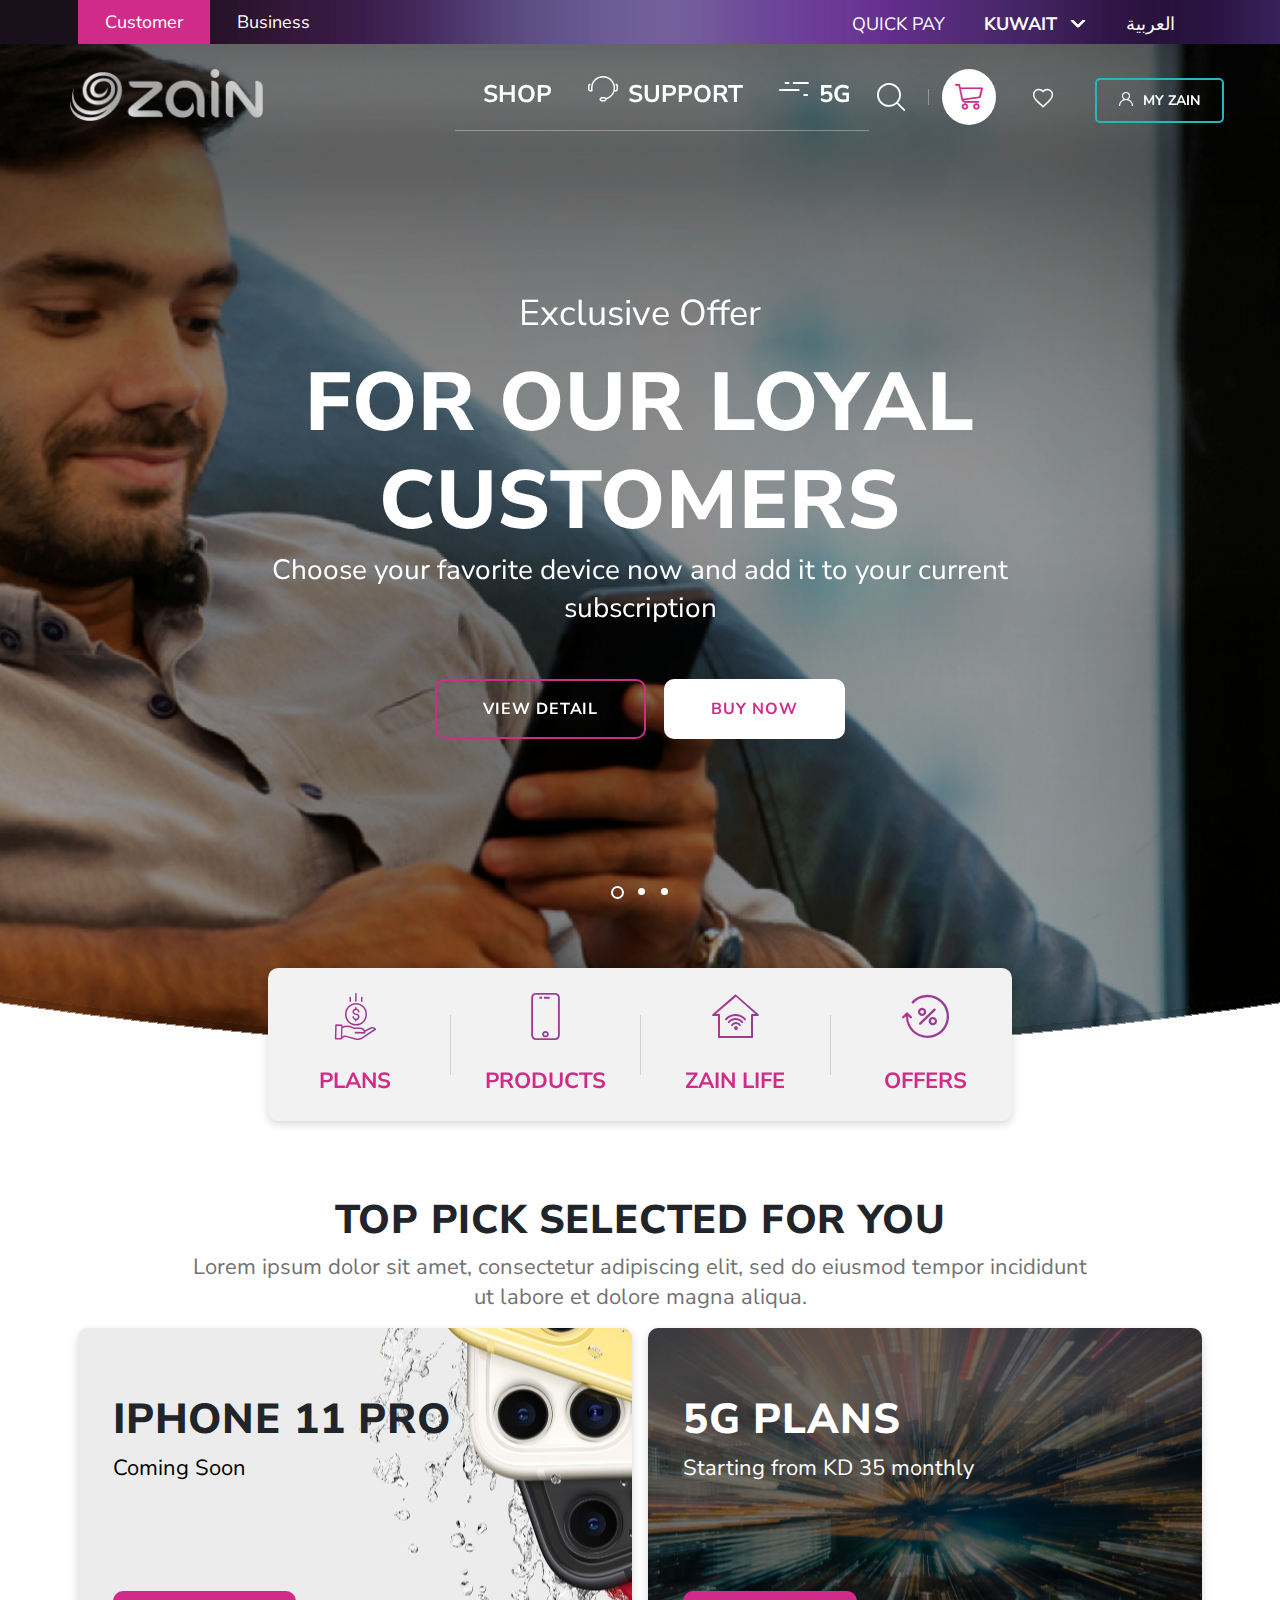
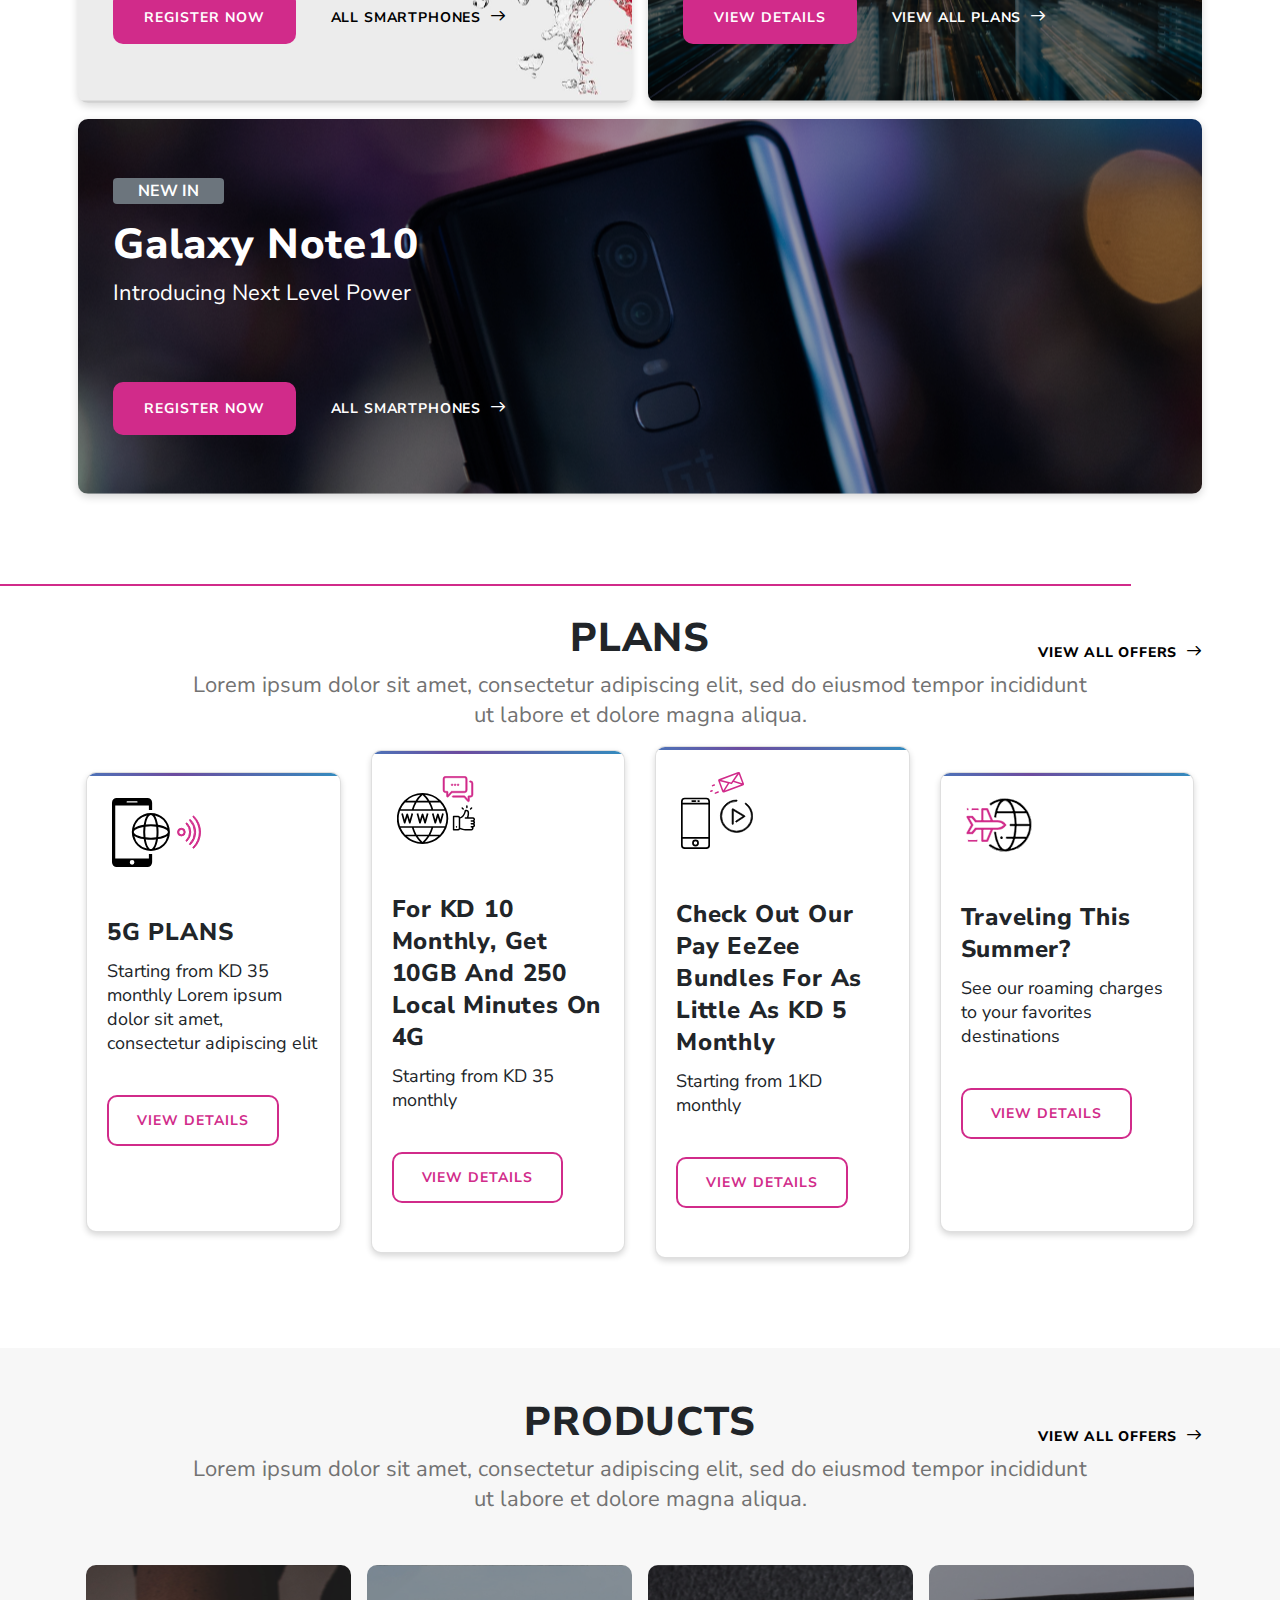
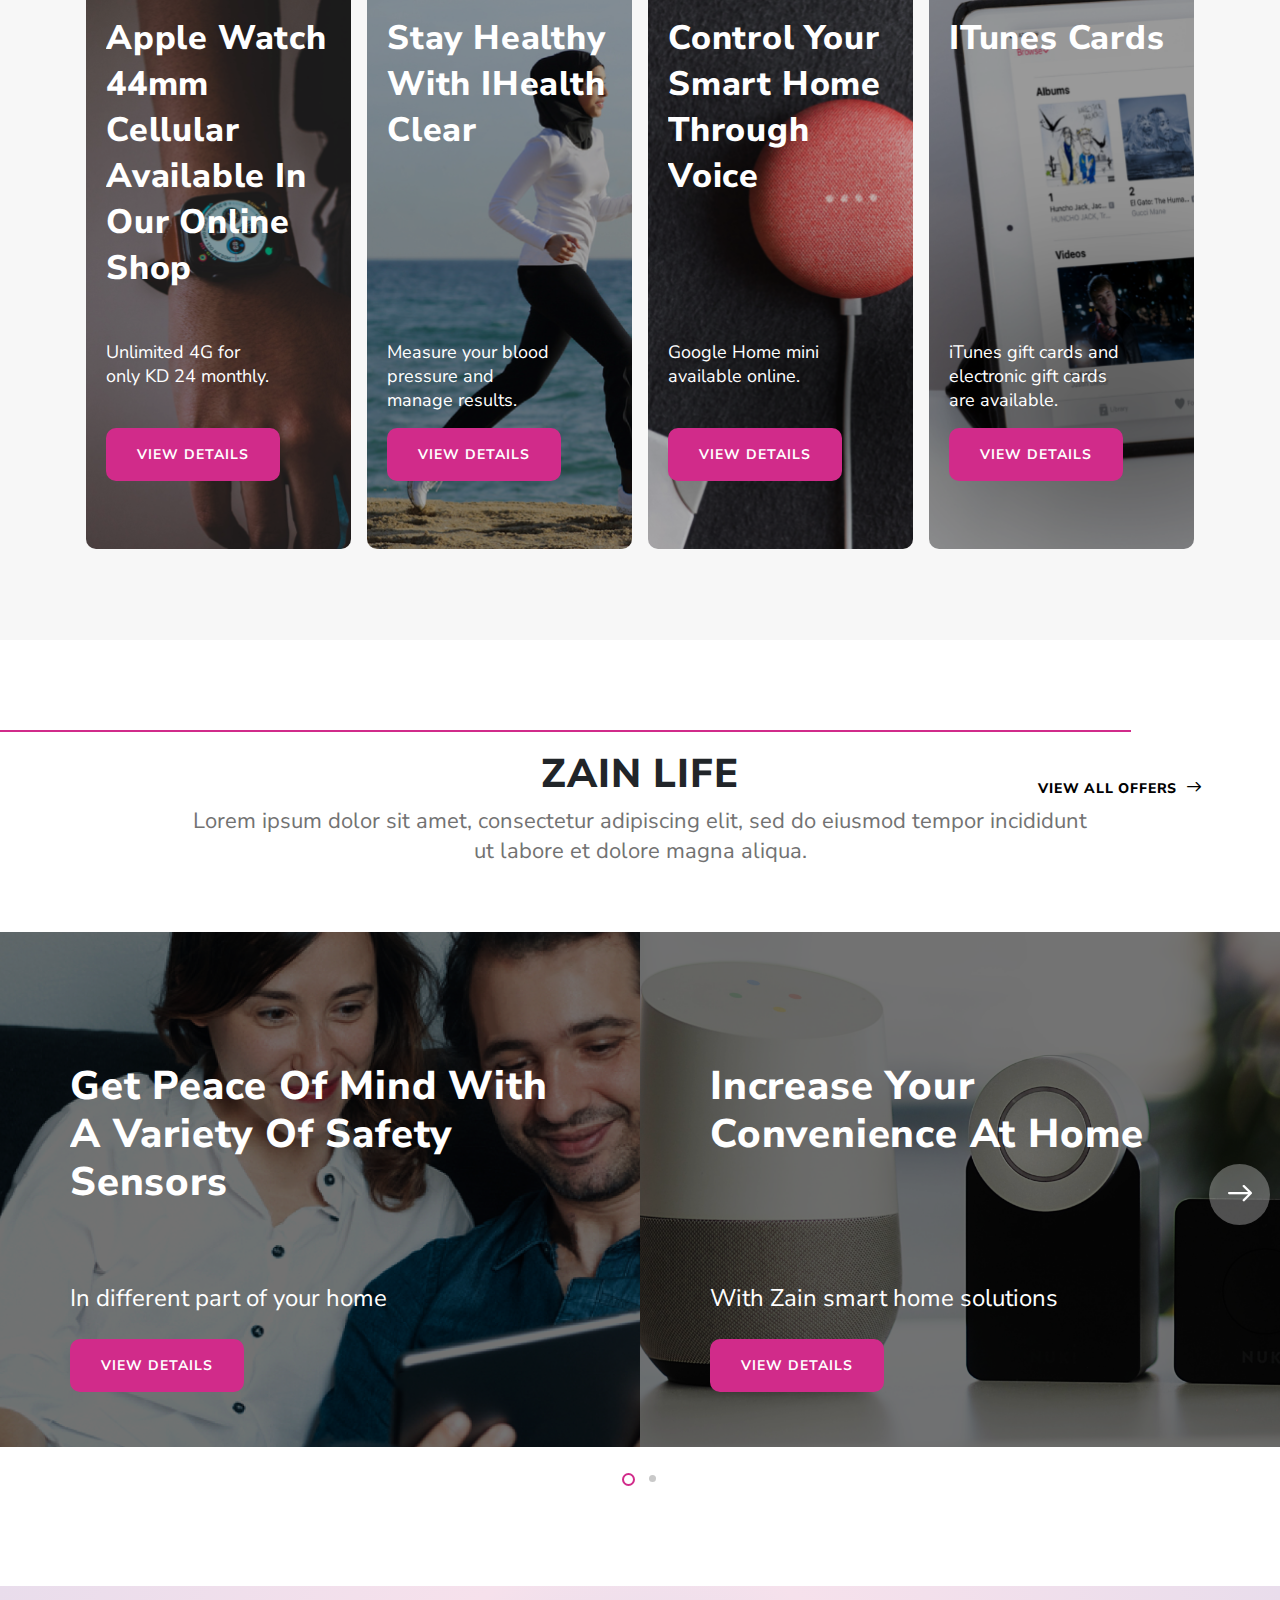
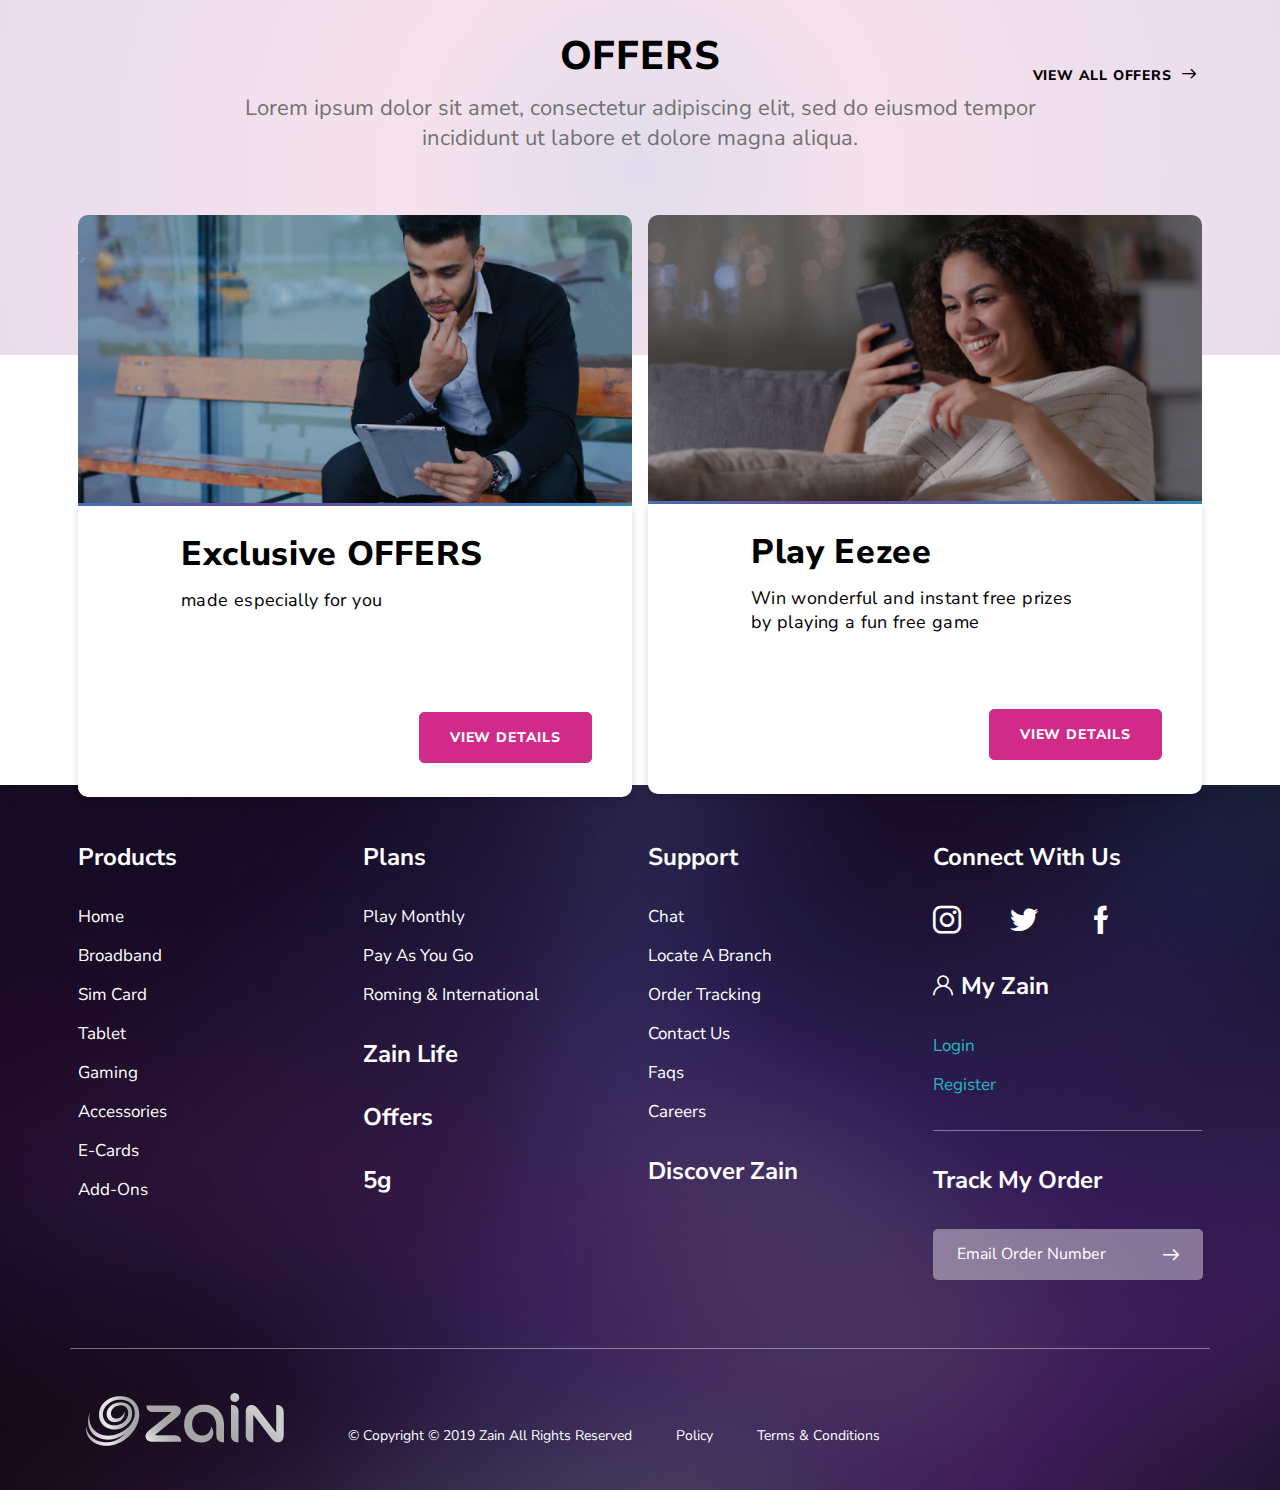
<file: cart-dropdown-2.html>
<!DOCTYPE html>

<html class="kw">

<head>
    <title>Tinext-HOME</title>
    <meta charset="UTF-8">
    <meta content="initial-scale=1.0, width=device-width" name="viewport" />

    <!-- Style links -->
    <link
        href="https://fonts.googleapis.com/css?family=Nunito+Sans:200,200i,300,300i,400,400i,600,600i,700,700i,800,800i&display=swap"
        rel="stylesheet">
    <link rel="stylesheet" type="text/css" href="css/bootstrap.min.css" />
    <link rel="stylesheet" type="text/css" href="css/lf-main.css" />
    <link rel="stylesheet" type="text/css" href="css/swiper.min.css" />
    <!-- important for cart Dropdown -->
    <link rel="stylesheet" type="text/css" href="css/custom.css" />
    <!-- Style Links End -->

    <link rel="shortcut icon" type="image/png" href="images/favicon.png" />

</head>

<body class="controls-visible has-control-menu yui3-skin-sam public-page site closed">

    <div class="container-fluid" id="wrapper">

        <header class="banner">

            <!-- Header Content -->
            <div class="row c-htoplink">
                <div class="container">
                    <div class="row">
                        <div class="col-lg-12">
                            <div class="row c-htoplinkcontainer">
                                <div class="col-lg-6">
                                    <a href="#" class="c-htoplinkcontainer--cbtn active">Customer</a>
                                    <a href="#" class="c-htoplinkcontainer--cbtn">Business</a>
                                </div>
                                <div class="col-lg-6">
                                    <div class="text-right">
                                        <a href="#" class="c-htoplinkcontainer--nbtn text-uppercase">Quick Pay</a>
                                        <div class="form-group max-w-100 d-inline-block c-dropdown--transparent">
                                            <select name="sortby" class="form-control mr-30">
                                                <option value="64">KUWAIT</option>
                                                <option value="32">KUWAIT</option>
                                            </select>
                                            <span class="downarrow"></span>
                                        </div>
                                        <a href="#" class="c-htoplinkcontainer--nbtn text-uppercase">العربية</a>
                                    </div>
                                </div>
                            </div>
                        </div>
                    </div>
                </div>
            </div>
            <!-- Header Content End -->
            <div class="row c-mainheader">
                <div class="col-lg-4 col-4 c-logo-container">
                    <a href="#" class="c-brand"><img src="./images/logo@2x.png" width="193" alt="Brand Logo" /></a>
                </div>
                <div class="col-lg-4 c-navigation-container">
                    <nav class="navbar navbar-expand-lg bg-transparent py-3 shadow-sm">
                        <!-- <a href="#" class="navbar-brand font-weight-bold d-block d-lg-none">MegaMenu</a> -->
                        <button type="button" data-toggle="collapse" data-target="#navbarContent"
                            aria-controls="navbars" aria-expanded="false" aria-label="Toggle navigation"
                            class="navbar-toggler">
                            <span class="navbar-toggler-icon"></span>
                        </button>
                        <div id="navbarContent" class="collapse navbar-collapse">
                            <ul class="navbar-nav mx-auto">
                                <!-- Megamenu-->
                                <li class="nav-item dropdown dropdown-hoverable megamenu">
                                    <a id="megamneu" href="" data-toggle="dropdown" aria-haspopup="true"
                                        aria-expanded="false"
                                        class="nav-link dropdown-toggle font-weight-bold text-uppercase fs-24 cl-ffffff plr33"><i
                                            class="icon-Group-1573 mr10 fs-30"></i>SHOP</a>
                                    <div aria-labelledby="megamneu" class="dropdown-menu rounded-0 border-0 p-0 m-0">
                                        <div class="container-fluid plr70">
                                            <div class="row bg-white rounded-0 m-0 shadow-sm">
                                                <div class="col-lg-7 col-xl-8">
                                                    <div class="ptb40 mlr-15">
                                                        <div class="row">
                                                            <div class="col-lg-3 mb-4 c-megamenu-list">
                                                                <h6
                                                                    class="font-weight-bold text-capitalize fs-24 font-weight-bold">
                                                                    <i class="icon-save-money --icon mr10"></i>plans
                                                                </h6>
                                                                <ul class="list-unstyled">
                                                                    <li class="nav-item"><a href=""
                                                                            class="nav-link text-small pb-0 fs-19 cl-727272">Play
                                                                            Monthly</a></li>
                                                                    <li class="nav-item"><a href=""
                                                                            class="nav-link text-small pb-0 fs-19 cl-727272">Pay
                                                                            As You Go</a></li>
                                                                    <li class="nav-item"><a href=""
                                                                            class="nav-link text-small pb-0 fs-19 cl-727272">Roming
                                                                            & International</a></li>
                                                                </ul>
                                                            </div>
                                                            <div class="col-lg-3 mb-4 c-megamenu-list">
                                                                <h6
                                                                    class="font-weight-bold text-capitalize fs-24 font-weight-bold">
                                                                    <i class="icon-smartphone --icon mr10"></i>Products
                                                                </h6>
                                                                <ul class="list-unstyled">
                                                                    <li class="nav-item"><a href=""
                                                                            class="nav-link text-small pb-0 fs-19 cl-727272">Smartphone</a>
                                                                    </li>
                                                                    <li class="nav-item"><a href=""
                                                                            class="nav-link text-small pb-0 fs-19 cl-727272">HomeBroadband</a>
                                                                    </li>
                                                                    <li class="nav-item"><a href=""
                                                                            class="nav-link text-small pb-0 fs-19 cl-727272">SIM
                                                                            Card</a></li>
                                                                    <li class="nav-item"><a href=""
                                                                            class="nav-link text-small pb-0 fs-19 cl-727272">Tablet</a>
                                                                    </li>
                                                                    <li class="nav-item"><a href=""
                                                                            class="nav-link text-small pb-0 fs-19 cl-727272">Gaming</a>
                                                                    </li>
                                                                    <li class="nav-item"><a href=""
                                                                            class="nav-link text-small pb-0 fs-19 cl-727272">Accessories</a>
                                                                    </li>
                                                                    <li class="nav-item"><a href=""
                                                                            class="nav-link text-small pb-0 fs-19 cl-727272">E-Cards</a>
                                                                    </li>
                                                                    <li class="nav-item"><a href=""
                                                                            class="nav-link text-small pb-0 fs-19 cl-727272">Add-ons</a>
                                                                    </li>
                                                                </ul>
                                                            </div>
                                                            <div class="col-lg-3 mb-4 c-megamenu-list">
                                                                <h6
                                                                    class="font-weight-bold text-capitalize fs-24 font-weight-bold">
                                                                    <i class="icon-smart-home --icon mr10"></i>Zain Life
                                                                </h6>
                                                                <ul class="list-unstyled">
                                                                    <li class="nav-item"><a href=""
                                                                            class="nav-link text-small pb-0 fs-19 cl-727272">Smart
                                                                            Home</a></li>
                                                                    <li class="nav-item"><a href=""
                                                                            class="nav-link text-small pb-0 fs-19 cl-727272">Health</a>
                                                                    </li>
                                                                    <li class="nav-item"><a href=""
                                                                            class="nav-link text-small pb-0 fs-19 cl-727272">Lifestyle</a>
                                                                    </li>
                                                                    <li class="nav-item"><a href=""
                                                                            class="nav-link text-small pb-0 fs-19 cl-727272">Entertainment</a>
                                                                    </li>
                                                                </ul>
                                                            </div>
                                                            <div class="col-lg-3 mb-4 c-megamenu-list">
                                                                <h6
                                                                    class="font-weight-bold text-capitalize fs-24 font-weight-bold">
                                                                    <i class="icon-offers --icon mr10"></i>Offers</h6>
                                                                <ul class="list-unstyled">
                                                                    <li class="nav-item"><a href=""
                                                                            class="nav-link text-small pb-0 fs-19 cl-727272">Existing
                                                                            Customer Offers</a></li>
                                                                    <li class="nav-item"><a href=""
                                                                            class="nav-link text-small pb-0 fs-19 cl-727272">All
                                                                            Offers & Promotions</a></li>
                                                                </ul>
                                                            </div>
                                                        </div>
                                                    </div>
                                                </div>
                                                <div class="col-lg-5 col-xl-4 ptb40 mlr-15 d-none d-lg-block">
                                                    <div class="text-right position-relative c-megamenu-media">
                                                        <img src="./images/menu.png" />
                                                        <div class="c-megamenu-imgtxt">
                                                            <p class="text-left fs-34 font-weight-bold"><span
                                                                    class="plr10 cl-ffffff">Apple Watch S4</span></p>
                                                            <p class="text-left fs-34 font-weight-bold"><span
                                                                    class="plr10 cl-ffffff">44mm Celular</span></p>
                                                            <button class="btn btn-pc-3 d-block mt18" type="button">BUY
                                                                NOW</button>
                                                        </div>
                                                    </div>
                                                </div>
                                            </div>
                                        </div>
                                    </div>
                                </li>
                                <li class="nav-item"><a href=""
                                        class="nav-link font-weight-bold text-uppercase fs-24 cl-ffffff plr33"><i
                                            class="icon-headphones-with-mic mr10 fs-30"></i>SUPPORT</a>
                                </li>
                                <li class="nav-item"><a href=""
                                        class="nav-link font-weight-bold text-uppercase fs-24 cl-ffffff plr33"><i
                                            class="icon-Group-1561 mr10 fs-30"></i>5G</a></li>
                            </ul>
                        </div>
                    </nav>
                </div>
                <div class="col-lg-4 col-8 c-rightlinks-container">
                    <div class="c-headerRight text-right">

                        <a href="#" class="plr33 fs-28 cl-ffffff d-lg-none c-mobile-user">
                            <i class="icon-user-4"></i>
                        </a>
                        
                        <a href="#" class="plr33 fs-28 cl-ffffff d-none d-lg-inline-block">
                            <i class="icon-magnifying-glass"></i>
                        </a>

                        <a href="#" class="plr33 fs-28 cl-ffffff active" data-target="#cart-dropdown">
                            <i class="icon-empty-shopping-card"></i>
                        </a>

                        <!-- use "open" class for expand and collapse dropdown -->
                        <div class="cart-dropdown text-left" id="cart-dropdown">
                            <div class="cart-header">
                                <h3 class="text-t-none">Cart Summary</h3>
                                <div class="header-info mt-4 text-center">
                                    <div>
                                        <p class="fs-16 cl-727272 mb-1">Due Today</p>
                                        <h4 class="cl-d12b8a">KD 00</h4>
                                    </div>
                                    <div>
                                        <p class="fs-16 cl-727272 mb-1">Due Monthly</p>
                                        <h4 class="cl-d12b8a">KD 29</h4>
                                    </div>
                                </div>
                            </div>
                            <div class="cart-body">


                                <div class="product_plan_sect">
                                    <h5 class="fs-20 mt-3 mb-0 text-t-none">Products</h5>
                                    <!-- list -->
                                    <div class="product">
                                        <div class="row">
                                            <div class="col-2 pr-0">
                                                <div class="product-img">
                                                    <img src="./images/Iphone.png" alt="">
                                                </div>
                                            </div>
                                            <div class="col-10 pl-4">
                                                <div class="content">
                                                    <h5 class="text-t-none">iPhone</h5>
                                                    <p class="mb-1">64 GB</p>
                                                    <p>Gold</p>
                                                    <p class="cl-727272 mb-0">Commitment period 24 Months</p>
                                                </div>
                                            </div>
                                        </div>
                                    </div>
                                    <!-- end list -->

                                </div>

                                <!-- PLAN -->
                                <div class="product_plan_sect">
                                    <h5 class="fs-20 mt-3 mb-0 text-t-none">Plan</h5>
                                    <!-- List -->
                                    <div class="product">
                                        <div class="row">
                                            <div class="col-12">
                                                <div class="content">
                                                    <h5 class="text-t-none">eeZee Internet Bundle</h5>
                                                    <div class="payment_opts ">
                                                        <div class="row">
                                                            <p class="col-9 mb-2">Due Today</p>
                                                            <span class="col-3 text-right cl-000000"><b>KD
                                                                    0</b></span>

                                                            <p class="col-9 mb-2">Due per Month</p>
                                                            <span class="col-3 text-right cl-000000"><b>KD
                                                                    29</b></span>
                                                        </div>
                                                    </div>
                                                    <p class="mb-2">5 gB 4G LTE</p>
                                                    <p>Unlimited Local Messages</p>
                                                </div>
                                            </div>
                                        </div>
                                    </div>
                                    <!-- endlist -->

                                </div>

                                <!-- Entertainment -->

                                <div class="product_plan_sect">
                                    <h5 class="fs-20 mt-3 mb-0 text-t-none">Entertainment</h5>
                                    <!-- List -->
                                    <div class="product">
                                        <div class="row">
                                            <div class="col-12">
                                                <div class="content">
                                                    <div class="payment_opts ">
                                                        <div class="row">
                                                            <p class="col-9 fs-16 mb-2">Smart Home Camera</p>
                                                            <span class="col-3 text-right cl-000000"><b>KD
                                                                    0</b></span>
                                                            <p class="col-9 fs-16 mb-2">Due Today</p>
                                                            <span class="col-3 text-right cl-000000"><b>KD
                                                                    0</b></span>

                                                            <p class="col-9 fs-16 mb-2">Due per Month</p>
                                                            <span class="col-3 text-right cl-000000"><b>KD
                                                                    29</b></span>
                                                        </div>
                                                    </div>
                                                </div>
                                            </div>
                                        </div>
                                    </div>
                                    <!-- endList -->

                                </div>

                                <!-- Total -->
                                <div class="total-amt">
                                    <h5 class="fs-20 text-t-none">Total</h5>
                                    <div class="payment_opts">
                                        <div class="row">
                                            <p class="col-9">Due Today</p>
                                            <div class="col-3 text-right cl-d12b8a fs-18"><b>KD
                                                    15</b></div>

                                            <p class="col-9 mb-0">Due per Month</p>
                                            <div class="col-3 text-right cl-d12b8a fs-18"><b>KD
                                                    0</b></div>
                                        </div>
                                    </div>
                                </div>

                            </div>
                            <div class="cart-footer">
                                <h5 class="fs-20 text-t-none">Edit Cart</h5>
                                <div class="mb-1 mt-4 text-center">
                                    <button class="btn-pc-4 btn-sm mr-3">CLEAR CART</button>
                                    <button class="btn-pc-3 btn btn-sm">REVIEW AND PAY</button>
                                </div>
                            </div>
                        </div>

                        <a href="javascript:void(0)" data-toggle="#main-search" class="plr33 no-border cl-ffffff"><i
                                class="icon-favorite-heart-button fs-20"></i></a>
                        <button class="btn btn-pc-5" type="button"><i class="icon-user-4 mr10"></i>My ZAIN</button>
                        <a href="#" class="plr33 fs-28 cl-ffffff d-lg-none">
                            <i class="icon-minus"></i>
                        </a>
                    </div>
                </div>

                <!-- Main site Search -->
                <div class="main_search close-search" id="main-search" style="display: none">
                    <input type="text" name="" id="">
                    <button class="btn btn-pc-3"><i class="icon-magnifying-glass fs-24"></i></button>
                </div>

            </div>
            <!-- hero-carousel start -->
            <section class="hero-carousel">
                <div class="hero-carousel-bg"></div>
                <div class="swiper-container">
                    <div class="swiper-wrapper">

                        <!--slide start -->

                        <div class="swiper-slide">

                            <div class="bg-wrapper">
                                <div class="bg-img" style="background-image:url(images/slider1.png)"></div>
                            </div>

                            <div class="caption-wrapper">
                                <div class="container">
                                    <div class="row">
                                        <div class="w-60 m-auto">
                                            <div class="caption">
                                                <p class="fs-36 pb-0">Exclusive Offer </p>
                                                <h1 class="title fs-82">For Our Loyal Customers</h1>
                                                <p class="fs-28">Choose your favorite device now and add it to your
                                                    current subscription</p>
                                            </div>
                                            <div class="btn-group">
                                                <button class="btn btn-pc-1 btn-md" type="button"><span>View
                                                        detail</span></button>
                                                <button class="btn btn-pc-2 btn-md" type="button"><span>Buy
                                                        Now</span></button>
                                            </div>


                                        </div>
                                    </div>
                                </div>
                            </div>
                        </div>

                        <div class="swiper-slide">

                            <div class="bg-wrapper">
                                <div class="bg-img" style="background-image:url(images/slider1.png)">
                                    &nbsp;</div>
                            </div>

                            <div class="caption-wrapper">
                                <div class="container">
                                    <div class="row">
                                        <div class="col-md-12">
                                            <div class="caption">
                                                <p class="fs-36">Exclusive Offer </p>
                                                <h1 class="title fs-82">For Our Loyal Customers</h1>
                                                <p class="fs-28">Choose your favorite device now and add it to your
                                                    current subscription</p>
                                            </div>
                                            <div class="btn-group">
                                                <button class="btn btn-pc-1 btn-md" type="button"><span>View
                                                        detail</span></button>
                                                <button class="btn btn-pc-2 btn-md" type="button"><span>Buy
                                                        Now</span></button>
                                            </div>


                                        </div>
                                    </div>
                                </div>
                            </div>
                        </div>

                        <div class="swiper-slide">

                            <div class="bg-wrapper">
                                <div class="bg-img" style="background-image:url(images/slider1.png)">
                                    &nbsp;</div>
                            </div>

                            <div class="caption-wrapper">
                                <div class="container">
                                    <div class="row">
                                        <div class="col-md-12">
                                            <div class="caption">
                                                <p class="fs-36">Exclusive Offer </p>
                                                <h1 class="title fs-82">For Our Loyal Customers</h1>
                                                <p class="fs-28">Choose your favorite device now and add it to your
                                                    current subscription</p>
                                            </div>
                                            <div class="btn-group">
                                                <button class="btn btn-pc-1 btn-md" type="button"><span>View
                                                        detail</span></button>
                                                <button class="btn btn-pc-2 btn-md" type="button"><span>Buy
                                                        Now</span></button>
                                            </div>


                                        </div>
                                    </div>
                                </div>
                            </div>
                        </div>
                        <!--slide end -->
                    </div>
                    <div class="swiper-pagination"></div>
                </div>
            </section>
            <!-- hero-carousel end -->
            <!-- selection-options start -->
            <section class="selection-options-wrapper">

                <div class="container">

                    <div class="row justify-content-md-center">

                        <div class="col-lg-8">

                            <div class="selection-options">

                                <div class="row">
                                    <div class="col">

                                        <a href="#plans" class="option">
                                            <span class="icon-save-money --icon"></span> Plans
                                        </a>

                                    </div>
                                    <div class="col">

                                        <a href="#products" class="option">
                                            <span class="icon-smartphone --icon"></span> Products
                                        </a>

                                    </div>
                                    <div class="col">

                                        <a href="#zainlife" class="option">
                                            <span class="icon-smart-home --icon"></span> Zain Life
                                        </a>

                                    </div>
                                    <div class="col">

                                        <a href="#offers" class="option">
                                            <span class="icon-offers --icon"></span> Offers
                                        </a>

                                    </div>
                                </div>


                            </div>
                        </div>

                    </div>

                </div>

            </section>
            <!-- selection-options end -->

        </header>

        <section class="content">
            <div class="c-mediyarow">


                <!-- Main Content Area -->

                <div class="columns-1">
                    <div class="portlet-layout row">
                        <div class="col-md-12 portlet-column portlet-column-only yui3-dd-drop">
                            <div class="portlet-dropzone portlet-column-content portlet-column-content-only">

                                <!-- Top Picker Section -->
                                <section class="content-section content-section-md pb-90 pt-75">
                                    <h2 class="text-center">Top pick selected for you</h2>
                                    <p class="text-center fs-22 cl-727272">Lorem ipsum dolor sit amet, consectetur
                                        adipiscing elit, sed do eiusmod tempor incididunt <br>ut labore et dolore magna
                                        aliqua. </p>
                                    <div class="container mar-top-50">
                                        <div class="row">
                                            <div class="col-lg-6">
                                                <div class="product-wrapper">
                                                    <div class="product-image">
                                                        <div class="product-img"
                                                            style="background-image: url('./images/top-pick-01.png');">
                                                        </div>
                                                    </div>
                                                    <div class="product-content">
                                                        <div class="product-header">
                                                            <h2 class="heading pt-2">IPHONE 11 PRO </h2>
                                                            <p class="cl-000000 fs-22">Coming Soon</p>
                                                        </div>
                                                        <div class="product-footer">
                                                            <button class="btn btn-pc-3 btn-md"
                                                                type="button"><span>REGISTER
                                                                    NOW</span></button>
                                                            <a href="#" class=" btn btn-link-arrow cl-000000">All
                                                                smartphones<span
                                                                    class="ml10 icon-arrow-pointing-to-right"></span></a>
                                                        </div>
                                                    </div>
                                                </div>

                                            </div>
                                            <div class="col-lg-6">
                                                <div class="product-wrapper">
                                                    <div class="product-image">
                                                        <div class="product-img"
                                                            style="background-image: url('./images/top-pick-02.png');">
                                                        </div>
                                                    </div>
                                                    <div class="product-content">
                                                        <div class="product-header">
                                                            <h2 class="heading cl-ffffff pt-2">5G PLANS </h2>
                                                            <p class="cl-ffffff fs-22">Starting from KD 35 monthly</p>
                                                        </div>
                                                        <div class="product-footer">
                                                            <button class="btn btn-pc-3 btn-md" type="button"><span>VIEW
                                                                    DETAILS</span></button>
                                                            <a href="#" class=" btn btn-link-arrow cl-ffffff">View all
                                                                PLANS<span
                                                                    class="ml10 icon-arrow-pointing-to-right"></span></a>
                                                        </div>
                                                    </div>
                                                </div>
                                            </div>
                                            <div class="col-lg-12 mt16">
                                                <div class="product-wrapper">
                                                    <div class="product-image">
                                                        <div class="product-img"
                                                            style="background-image: url('./images/top-pick-03.png');">
                                                        </div>
                                                    </div>
                                                    <div class="product-content">
                                                        <div class="product-header">
                                                            <span class="badge badge-secondary">New In</span>
                                                            <h2 class="heading cl-ffffff text-capitalize pt-3">Galaxy
                                                                Note10
                                                            </h2>
                                                            <p class="cl-ffffff fs-22">Introducing Next Level Power</p>
                                                        </div>
                                                        <div class="product-footer">
                                                            <button class="btn btn-pc-3 btn-md"
                                                                type="button"><span>REGISTER
                                                                    NOW</span></button>
                                                            <a href="#" class=" btn btn-link-arrow cl-ffffff">All
                                                                smartphones<span
                                                                    class="ml10 icon-arrow-pointing-to-right"></span></a>
                                                        </div>
                                                    </div>
                                                </div>
                                            </div>
                                        </div>
                                    </div>
                                </section>
                                <!-- Top Picker Section -->
                                <!-- Plan Section -->
                                <section class="content-section content-section-md section-half-line row pt-30 pb-90"
                                    id="plans">
                                    <div class="container">
                                        <h2 class="text-center">Plans<a href="#" class="view-all fs-14">View all
                                                offers<i class="ml10 icon-arrow-pointing-to-right"></i></a></h2>
                                        <p class="text-center fs-22 cl-727272">Lorem ipsum dolor sit amet, consectetur
                                            adipiscing elit, sed do eiusmod tempor incididunt <br />ut labore et dolore
                                            magna aliqua. </p>
                                        <div class="container mar-top-50 plan-box-wrapper">
                                            <div class="row">

                                                <div class="col-lg-3 align-self-center plan-box">
                                                    <div class="card c-card--img-content">
                                                        <div class="card-header">
                                                            <div class="card-icon">
                                                                <!-- <span class="icon-Path-1105 mr-4 fs-58 cl-d12b8a fs-80"></span> -->
                                                                <!-- <img src="./images/worldwide.svg" alt=""> -->
                                                                <img src="./images/plans-w.svg" class="on" alt="">
                                                                <img src="./images/plans.svg" class="off" alt="">
                                                            </div>
                                                            <img class="card-img-top" src="images/plans-5g.png"
                                                                height="202" alt="">
                                                            <div class="gradient-border"></div>
                                                        </div>


                                                        <div class="card-body">
                                                            <h5 class="card-title fs-24 text-capitalize">5G PLANS</h5>
                                                            <p class="card-text fs-18 pb-24">Starting from KD 35 monthly
                                                                Lorem ipsum dolor sit amet, consectetur adipiscing elit
                                                            </p>
                                                            <a href="#" class="btn btn-pc-4 btn-sm"><span>VIEW
                                                                    DETAILS</span></a>
                                                        </div>
                                                        <div class="card-footer text-right">
                                                            <a href="#" class="view-all relative fs-14">View all
                                                                offers<i
                                                                    class="ml10 icon-arrow-pointing-to-right"></i></a>
                                                        </div>
                                                    </div>
                                                </div>

                                                <div class="col-lg-3 align-self-center plan-box">
                                                    <div class="card c-card--img-content">
                                                        <div class="card-header">
                                                            <div class="card-icon">
                                                                <!-- <span class="icon-Group-1573 mr-4 fs-58 cl-d12b8a fs-80"></span> -->
                                                                <img src="./images/www-w.svg" class="on" alt="">
                                                                <img src="./images/www.svg" class="off" alt="">
                                                            </div>
                                                            <img class="card-img-top" src="images/plans-5g.png"
                                                                height="202" alt="">
                                                            <div class="gradient-border"></div>
                                                        </div>


                                                        <div class="card-body">
                                                            <h5
                                                                class="card-title fs-24 text-capitalize text-capitalize">
                                                                For KD 10 monthly, get 10GB and 250 local minutes on 4G
                                                            </h5>
                                                            <p class="card-text fs-18 pb-24">Starting from KD 35 monthly
                                                            </p>
                                                            <a href="#" class="btn btn-pc-4 btn-sm"><span>VIEW
                                                                    DETAILS</span></a>
                                                        </div>
                                                        <div class="card-footer text-right">
                                                            <a href="#" class="view-all relative fs-14">View all
                                                                offers<i
                                                                    class="ml10 icon-arrow-pointing-to-right"></i></a>
                                                        </div>
                                                    </div>
                                                </div>

                                                <div class="col-lg-3 align-self-center  plan-box">
                                                    <div class="card c-card--img-content">
                                                        <div class="card-header">
                                                            <div class="card-icon">
                                                                <!-- <span class="icon-Group-1571 mr-4 fs-58 cl-d12b8a fs-80"></span> -->
                                                                <img src="./images/checkout-w.svg" class="on" alt="">
                                                                <img src="./images/checkout.svg" class="off" alt="">
                                                            </div>
                                                            <img class="card-img-top" src="images/plans-5g.png"
                                                                height="202" alt="">
                                                            <div class="gradient-border"></div>
                                                        </div>


                                                        <div class="card-body">
                                                            <h5 class="card-title fs-24 text-capitalize">Check out our
                                                                pay eeZee bundles for as little as KD 5 monthly</h5>
                                                            <p class="card-text fs-18 pb-24">Starting from 1KD monthly
                                                            </p>
                                                            <a href="#" class="btn btn-pc-4 btn-sm"><span>VIEW
                                                                    DETAILS</span></a>
                                                        </div>
                                                        <div class="card-footer text-right">
                                                            <a href="#" class="view-all relative fs-14">View all
                                                                offers<i
                                                                    class="ml10 icon-arrow-pointing-to-right"></i></a>
                                                        </div>
                                                    </div>
                                                </div>

                                                <div class="col-lg-3 align-self-center plan-box">
                                                    <div class="card c-card--img-content">
                                                        <div class="card-header">
                                                            <div class="card-icon">
                                                                <!-- <span class="icon-Group-1573 mr-4 fs-58 cl-d12b8a fs-80"></span> -->
                                                                <img src="./images/worldwide-w.svg" class="on" alt="">
                                                                <img src="./images/worldwide.svg" class="off" alt="">
                                                            </div>
                                                            <img class="card-img-top" src="images/plans-5g.png"
                                                                height="202" alt="">
                                                            <div class="gradient-border"></div>
                                                        </div>


                                                        <div class="card-body">
                                                            <h5 class="card-title fs-24 text-capitalize">Traveling this
                                                                summer?
                                                            </h5>
                                                            <p class="card-text fs-18 pb-24">See our roaming charges to
                                                                your favorites destinations</p>
                                                            <a href="#" class="btn btn-pc-4 btn-sm"><span>VIEW
                                                                    DETAILS</span></a>
                                                        </div>
                                                        <div class="card-footer text-right">
                                                            <a href="#" class="view-all relative fs-14">View all
                                                                offers<i
                                                                    class="ml10 icon-arrow-pointing-to-right"></i></a>
                                                        </div>
                                                    </div>
                                                </div>



                                            </div>
                                        </div>
                                    </div>
                                </section>
                                <!-- Plan Section -->
                                <!-- Product Section -->
                                <section class="content-section content-section-md row bg-f7f7f7 pt-50 pb-75 mb90"
                                    id="products">
                                    <div class="container">
                                        <h2 class="text-center">PRODUCTS<a href="#" class="view-all fs-14">View all
                                                offers<i class="ml10 icon-arrow-pointing-to-right"></i></a></h2>
                                        <p class="text-center fs-22 cl-727272 pb-35">Lorem ipsum dolor sit amet,
                                            consectetur adipiscing elit, sed do eiusmod tempor incididunt <br />ut
                                            labore et dolore magna aliqua. </p>
                                        <div class="container">
                                            <div class="row d-lg-flex">

                                                <div class="col-lg-3 d-lg-flex">
                                                    <div class="products card no-border mb-3 c-card--img"
                                                        style="background-image: url('images/product1.png');">
                                                        <div class="card-body">
                                                            <h5 class="card-title fs-34 cl-ffffff">Apple Watch 44mm
                                                                Cellular available in our online shop</h5>
                                                            <div class="card-footer--fixed">
                                                                <p class="card-text fs-18 cl-ffffff">Unlimited 4G for
                                                                    only KD 24 monthly.</p>
                                                                <button class="btn btn-pc-3 btn-md"
                                                                    type="button"><span>VIEW
                                                                        DETAILS</span></button>
                                                            </div>
                                                        </div>
                                                    </div>
                                                </div>
                                                <div class="col-lg-3 d-lg-flex">
                                                    <div class="products card no-border mb-3 c-card--img"
                                                        style="background-image: url('images/product2.png');">
                                                        <div class="card-body">
                                                            <h5 class="card-title fs-34 cl-ffffff">Stay Healthy with
                                                                iHealth Clear </h5>
                                                            <div class="card-footer--fixed">
                                                                <p class="card-text fs-18 cl-ffffff">Measure your blood
                                                                    pressure and manage results.</p>
                                                                <button class="btn btn-pc-3 btn-md"
                                                                    type="button"><span>VIEW
                                                                        DETAILS</span></button>
                                                            </div>
                                                        </div>
                                                    </div>
                                                </div>
                                                <div class="col-lg-3 d-lg-flex">
                                                    <div class="products card no-border mb-3 c-card--img"
                                                        style="background-image: url('images/product3.png');">
                                                        <div class="card-body">
                                                            <h5 class="card-title fs-34 cl-ffffff">Control your smart
                                                                home through voice</h5>
                                                            <div class="card-footer--fixed">
                                                                <p class="card-text fs-18 cl-ffffff">Google Home mini
                                                                    available online.</p>
                                                                <button class="btn btn-pc-3 btn-md"
                                                                    type="button"><span>VIEW
                                                                        DETAILS</span></button>
                                                            </div>
                                                        </div>
                                                    </div>
                                                </div>
                                                <div class="col-lg-3 d-lg-flex">
                                                    <div class="products card no-border mb-3 c-card--img"
                                                        style="background-image: url('images/product4.png');">
                                                        <div class="card-body">
                                                            <h5 class="card-title fs-34 cl-ffffff">iTunes Cards</h5>
                                                            <div class="card-footer--fixed">
                                                                <p class="card-text fs-18 cl-ffffff">iTunes gift cards
                                                                    and electronic gift cards are available.</p>
                                                                <button class="btn btn-pc-3 btn-md"
                                                                    type="button"><span>VIEW
                                                                        DETAILS</span></button>
                                                            </div>
                                                        </div>
                                                    </div>
                                                </div>

                                            </div>
                                        </div>
                                    </div>
                                </section>
                                <!-- Product Section -->
                                <!-- Zain Life Section -->
                                <section class="content-section content-section-sm row section-half-line" id="zainlife">
                                    <div class="container">
                                        <h2 class="text-center">ZAIN LIFE<a href="#" class="view-all fs-14">View all
                                                offers<i class="ml10 icon-arrow-pointing-to-right"></i></a></h2>
                                        <p class="text-center fs-22 cl-727272  mb-3">Lorem ipsum dolor sit amet,
                                            consectetur adipiscing elit, sed do eiusmod tempor incididunt<br> ut labore
                                            et dolore magna aliqua. </p>

                                    </div>
                                    <div class="container-fluid">
                                        <div class="row">
                                            <div class="zain-life-carousel">
                                                <div class="swiper-container swiper-container-horizontal">
                                                    <div class="swiper-wrapper">

                                                        <div class="swiper-slide">

                                                            <div class="swiper-slide-container">
                                                                <div class="zain-life-option-image">
                                                                    <div class="zain-life-option-img"
                                                                        style="background-image: url('./images/zain-life-01.png');">
                                                                    </div>
                                                                </div>
                                                                <div class="zain-life-option-content">
                                                                    <div class="zain-life-option-header">
                                                                        <h2 class="heading cl-ffffff">Get peace of mind
                                                                            with a variety of safety sensors</h2>
                                                                    </div>
                                                                    <div class="zain-life-option-footer">
                                                                        <p class="cl-ffffff fs-24">In different part of
                                                                            your home
                                                                        </p>
                                                                        <button class="btn btn-pc-3 btn-md"
                                                                            type="button"><span>VIEW
                                                                                DETAILS</span></button>

                                                                    </div>
                                                                </div>
                                                            </div>

                                                        </div>

                                                        <div class="swiper-slide">

                                                            <div class="swiper-slide-container">
                                                                <div class="zain-life-option-image">
                                                                    <div class="zain-life-option-img"
                                                                        style="background-image: url('./images/zain-life-02.png');">
                                                                    </div>
                                                                </div>
                                                                <div class="zain-life-option-content">
                                                                    <div class="zain-life-option-header">
                                                                        <h2 class="heading cl-ffffff">Increase your
                                                                            convenience at home</h2>
                                                                    </div>
                                                                    <div class="zain-life-option-footer">
                                                                        <p class="cl-ffffff fs-24">With Zain smart home
                                                                            solutions
                                                                        </p>
                                                                        <button class="btn btn-pc-3 btn-md"
                                                                            type="button"><span>VIEW
                                                                                DETAILS</span></button>

                                                                    </div>
                                                                </div>
                                                            </div>

                                                        </div>


                                                        <div class="swiper-slide">

                                                            <div class="swiper-slide-container">
                                                                <div class="zain-life-option-image">
                                                                    <div class="zain-life-option-img"
                                                                        style="background-image: url('./images/zain-life-01.png');">
                                                                    </div>
                                                                </div>
                                                                <div class="zain-life-option-content">
                                                                    <div class="zain-life-option-header">
                                                                        <h2 class="heading cl-ffffff">Get peace of mind
                                                                            with a variety of safety sensors</h2>
                                                                    </div>
                                                                    <div class="zain-life-option-footer">
                                                                        <p class="cl-ffffff fs-24">In different part of
                                                                            your home
                                                                        </p>
                                                                        <button class="btn btn-pc-3 btn-md"
                                                                            type="button"><span>VIEW
                                                                                DETAILS</span></button>

                                                                    </div>
                                                                </div>
                                                            </div>
                                                        </div>
                                                    </div>
                                                    <!-- Add Pagination -->
                                                    <div class="swiper-pagination"></div>

                                                    <!-- Add Arrows -->
                                                    <div class="swiper-button-next icon-arrow-pointing-to-right"></div>
                                                    <div class="swiper-button-prev icon-arrow-pointing-to-right"></div>
                                                </div>
                                            </div>
                                        </div>
                                    </div>
                                </section>
                                <!-- Zain Life Section -->
                                <!-- offers section starts here -->
                                <section class="offers-section row" id="offers">
                                    <div class="offers-bg">
                                        <div class="container">

                                            <div class="w-75 m-auto">
                                                <h2 class="heading">Offers <a href="#" class="view-all">View all
                                                        offers<i class="icon-arrow-pointing-to-right"></i></a></h2>
                                                <p class="subheading">Lorem ipsum dolor sit amet, consectetur adipiscing
                                                    elit, sed do eiusmod tempor incididunt ut labore et dolore magna
                                                    aliqua.
                                                </p>
                                            </div>
                                        </div>
                                    </div>
                                    <div class="container offers">
                                        <div class="row">
                                            <div class="col-lg-6">
                                                <div class="offer-card">
                                                    <div class="offer-img">
                                                        <img src="images/offer1.png" alt="offer1">
                                                    </div>
                                                    <div class="gradient-border"></div>
                                                    <div class="offer-description d-flex">
                                                        <span class="icon-sticker mr-4 fs-58 cl-d12b8a"></span>
                                                        <div class="offer-content">
                                                            <h4 class="heading">Exclusive OFFERS
                                                            </h4>
                                                            <p class="details">made especially for you
                                                            </p>
                                                        </div>
                                                        <div class="text-right offer-action">
                                                            <a href="#" target="_blank" class="primary-btn">
                                                                View Details
                                                            </a>
                                                        </div>
                                                    </div>
                                                </div>
                                            </div>
                                            <div class="col-lg-6">
                                                <div class="offer-card">
                                                    <div class="offer-img">
                                                        <img src="images/offer2.png" alt="offer2">
                                                    </div>
                                                    <div class="gradient-border"></div>
                                                    <div class="offer-description d-flex">
                                                        <span class="icon-sticker mr-4 fs-58 cl-d12b8a"></span>
                                                        <div class="offer-content">
                                                            <h4 class="heading">Play Eezee
                                                            </h4>
                                                            <p class="details">Win wonderful and instant free prizes by
                                                                playing a fun free game

                                                            </p>
                                                        </div>
                                                        <div class="text-right ml-auto offer-action">
                                                            <a href="#" target="_blank" class="primary-btn">
                                                                View Details
                                                            </a>
                                                        </div>
                                                    </div>
                                                </div>
                                            </div>
                                        </div>
                                    </div>
                                </section>
                                <!-- offers section ends here-->
                            </div>
                        </div>
                    </div>
                </div>

                <!-- Main Content Area End -->

            </div>
        </section>

        <footer id="footer" role="contentinfo">

            <!-- Footer Content -->
            <section class="c-footer row">

                <div class="container">

                    <div class="row mb50">

                        <div class="col-lg-3">
                            <div class="c-footer__list">
                                <ul>
                                    <li class="c-footer__list--title"><a href="#"><i class="icon-add-1"></i>
                                            Products</a></li>
                                    <div class="mobile-collapse">
                                        <ul>
                                            <li><a href="#">Home</a></li>
                                            <li><a href="#">Broadband</a></li>
                                            <li><a href="#">Sim Card</a></li>
                                            <li><a href="#">Tablet</a></li>
                                            <li><a href="#">Gaming</a></li>
                                            <li><a href="#">Accessories</a></li>
                                            <li><a href="#">E-Cards</a></li>
                                            <li><a href="#">Add-Ons</a></li>
                                        </ul>
                                    </div>
                                </ul>
                            </div>
                        </div>
                        <div class="col-lg-3">
                            <div class="c-footer__list">
                                <ul>
                                    <li class="c-footer__list--title"><a href="#"><i class="icon-add-1"></i> Plans</a>
                                    </li>
                                    <div class="mobile-collapse">
                                        <ul>
                                            <li><a href="#">Play Monthly</a></li>
                                            <li><a href="#">Pay As You Go</a></li>
                                            <li><a href="#">Roming & International</a></li>
                                            <li class="c-footer__list--title"><a href="#">Zain Life</a></li>
                                            <li class="c-footer__list--title"><a href="#">Offers</a></li>
                                            <li class="c-footer__list--title"><a href="#">5g</a></li>
                                        </ul>
                                    </div>
                                </ul>
                            </div>
                        </div>
                        <div class="col-lg-3">
                            <div class="c-footer__list">
                                <ul>
                                    <li class="c-footer__list--title"><a href="#"><i class="icon-add-1"></i> Support</a>
                                    </li>
                                    <div class="mobile-collapse">
                                        <ul>
                                            <li><a href="#">Chat</a></li>
                                            <li><a href="#">Locate A Branch</a></li>
                                            <li><a href="#">Order Tracking</a></li>
                                            <li><a href="#">Contact Us</a></li>
                                            <li><a href="#">Faqs</a></li>
                                            <li><a href="#">Careers</a></li>
                                            <li class="c-footer__list--title"><a href="#">Discover Zain</a></li>
                                        </ul>
                                    </div>
                                </ul>
                            </div>
                        </div>
                        <div class="col-lg-3">
                            <div class="c-footer__list">
                                <ul>
                                    <li class="c-footer__list--title">Connect With Us</li>
                                    <li>
                                        <a href="#" class="c-sociallink"><i
                                                class="icon-Group-1564 fs-28 cl-ffffff mr45"></i></a>
                                        <a href="#" class="c-sociallink"><i
                                                class="icon-twitter fs-28 cl-ffffff mr45"></i></a>
                                        <a href="#" class="c-sociallink"><i
                                                class="icon-facebook fs-28 cl-ffffff"></i></a>
                                    </li>
                                    <li class="c-footer__list--title"><i class="icon-user-4 mr-2 fs-20"></i>My Zain</li>
                                    <li><a href="#" class="--blue">Login</a></li>
                                    <li><a href="#" class="--blue">Register</a></li>
                                    <li class="c-footer__list--title">
                                        <div class="c-footer-sepline"></div>
                                    </li>
                                    <li class="c-footer__list--title">Track My Order</li>
                                    <li>
                                        <div class="c-trackorder">
                                            <label class="sr-only" for="inlineFormInputGroup">Username</label>
                                            <div class="input-group mb-2">
                                                <input type="text" class="form-control" id="inlineFormInputGroup"
                                                    placeholder="Email Order Number">
                                                <div class="input-group-postpend">
                                                    <div class="input-group-text"><i
                                                            class="icon-arrow-pointing-to-right"></i></div>
                                                </div>
                                            </div>
                                        </div>
                                    </li>
                                </ul>
                            </div>
                        </div>
                    </div>


                </div>
                <div class="container-fluid">
                    <div class="row c-mainfooter c-footer-sepline">
                        <div class="col-lg-12">
                            <div class="container">
                                <ul class="c-footer-list--sab">
                                    <li>
                                        <img src="images/logo@2x.png" />
                                    </li>
                                    <li>
                                        <p>© Copyright © 2019 Zain All Rights Reserved</p>
                                    </li>
                                    <li><a href="#">Policy</a></li>
                                    <li><a href="#">Terms & Conditions</a></li>
                                </ul>
                            </div>
                        </div>
                    </div>
                </div>

            </section>
            <!-- Footer Content End -->

        </footer>
        <div class="c-bodyoverlay"></div>
    </div>
    <!-- Script Files load -->
    <script src="javascript/jquery-v3.3.1.js"></script>
    <script src="javascript/typeahead.bundle.min.js"></script>
    <script src="javascript/bootstrap.min.js"></script>
    <script src="javascript/swiper.min.js"></script>
    <script src="javascript/custom.js"></script>
    <!-- Script Files load End -->
</body>

</html>
</file>
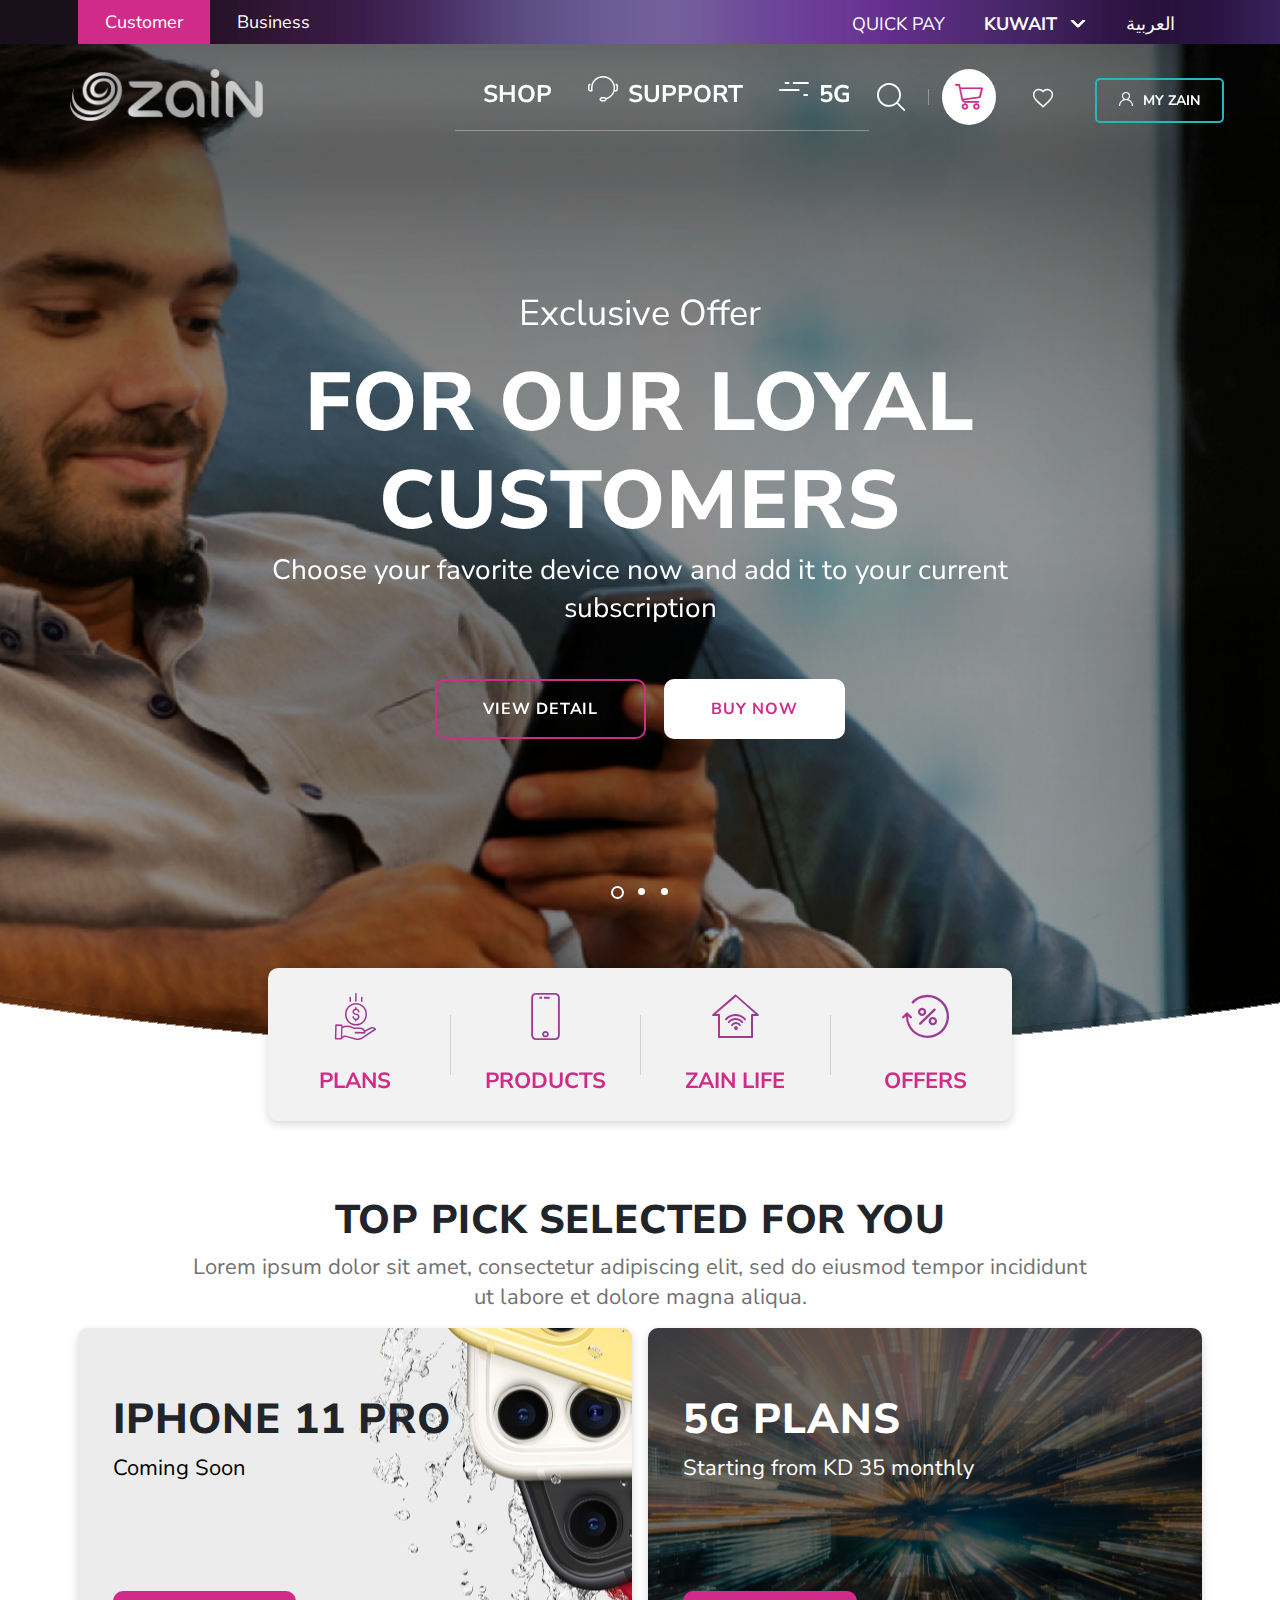
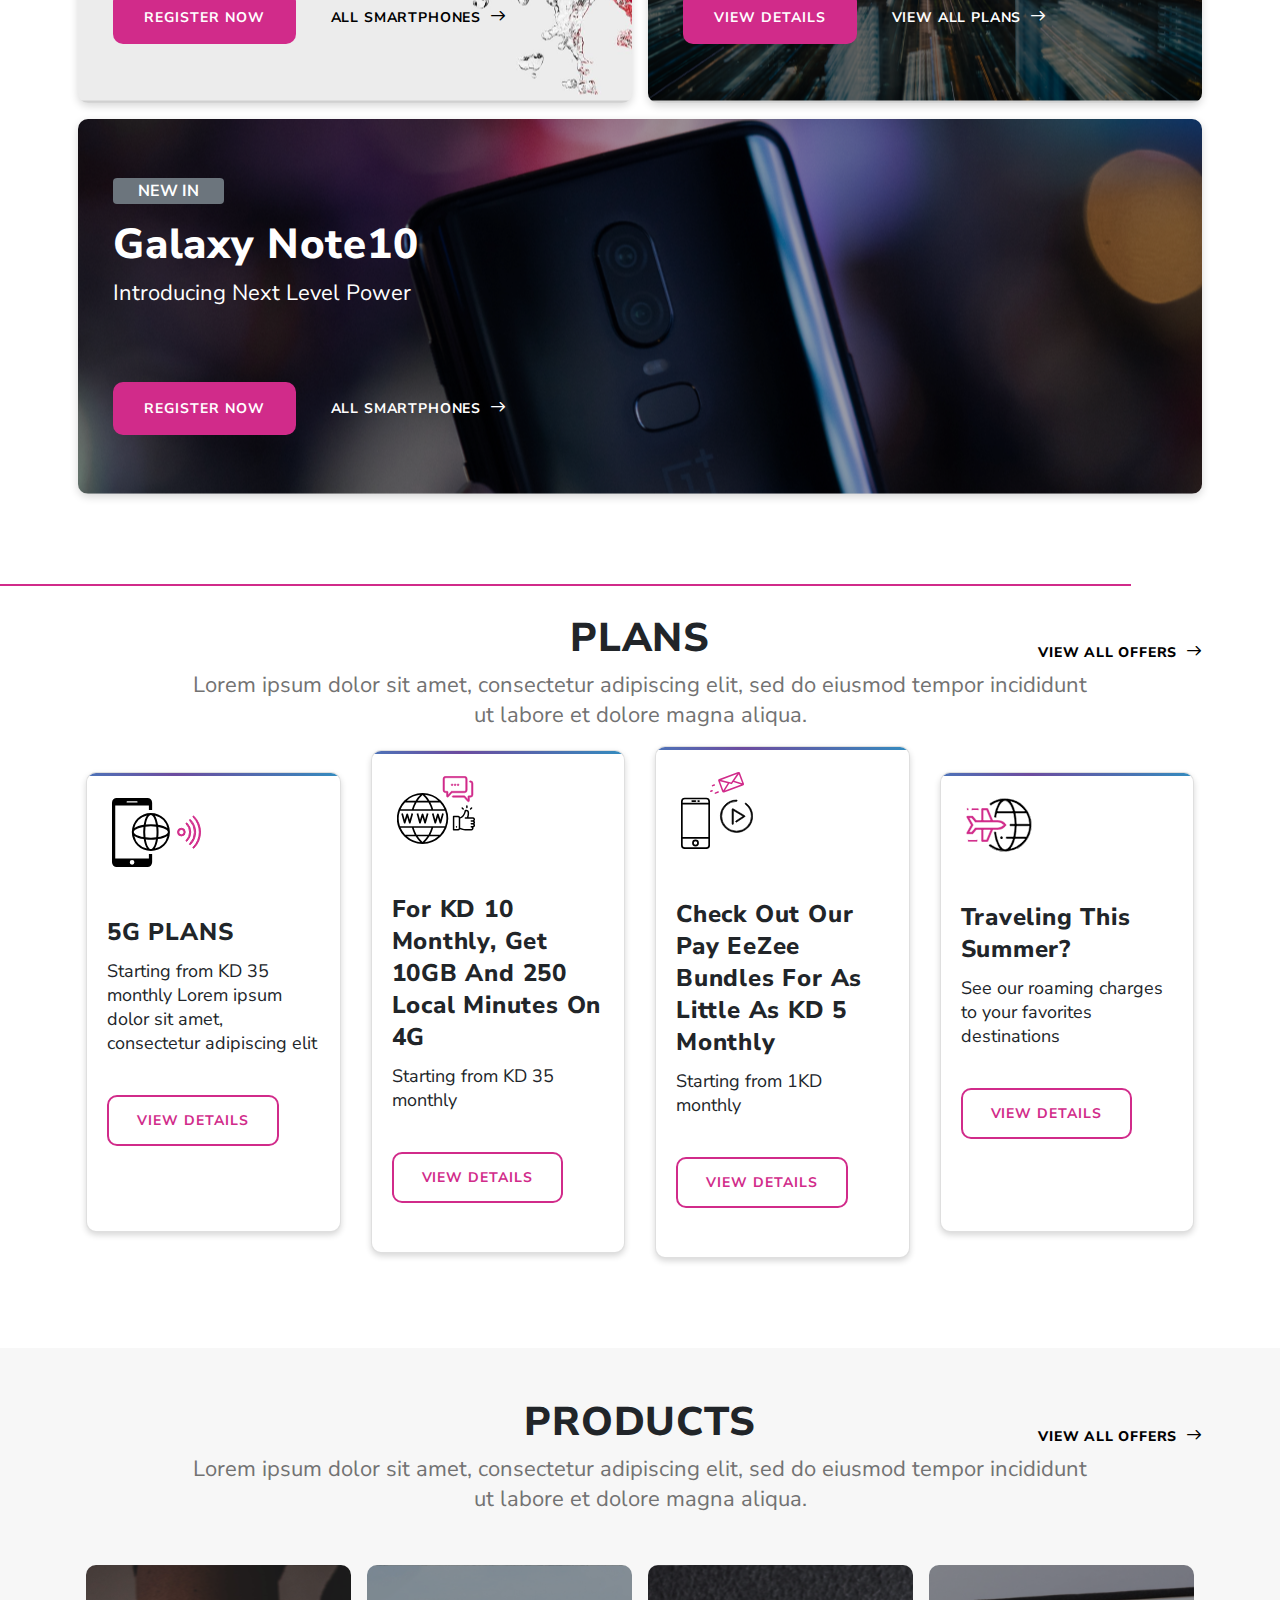
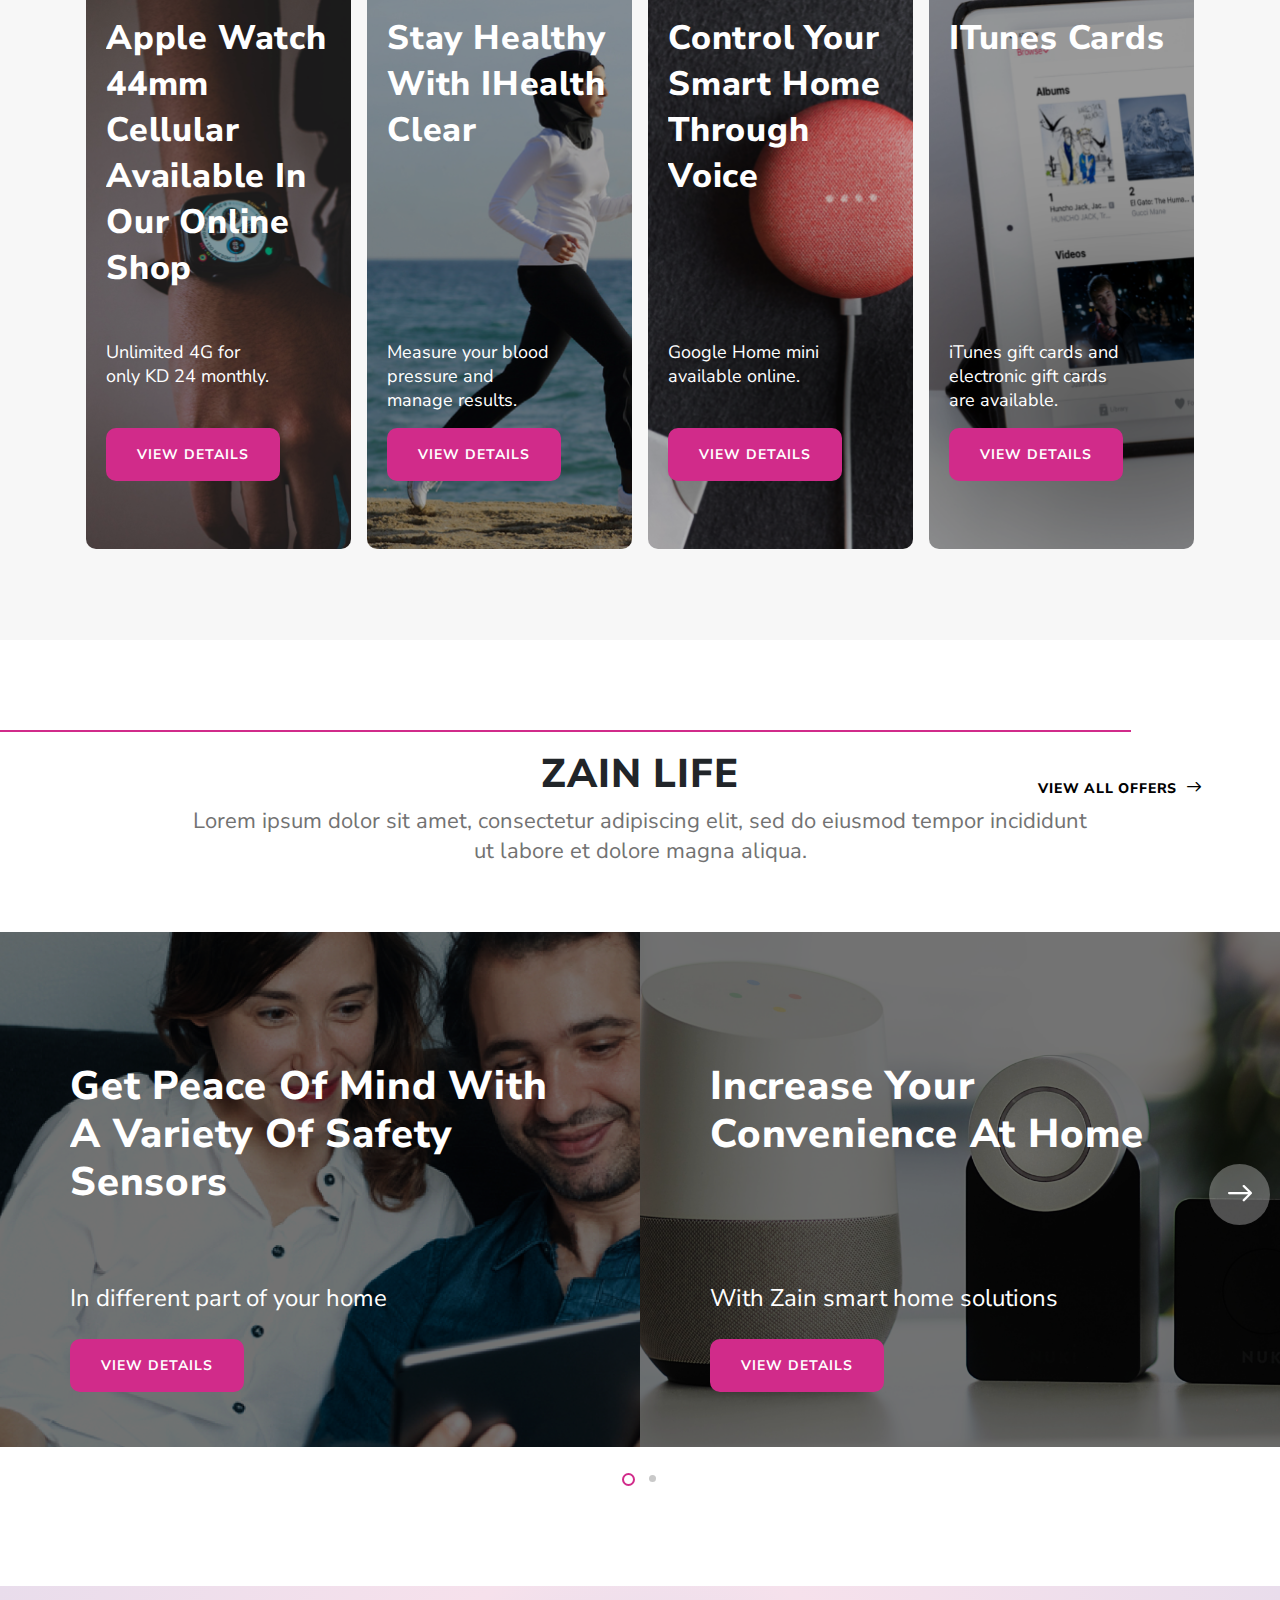
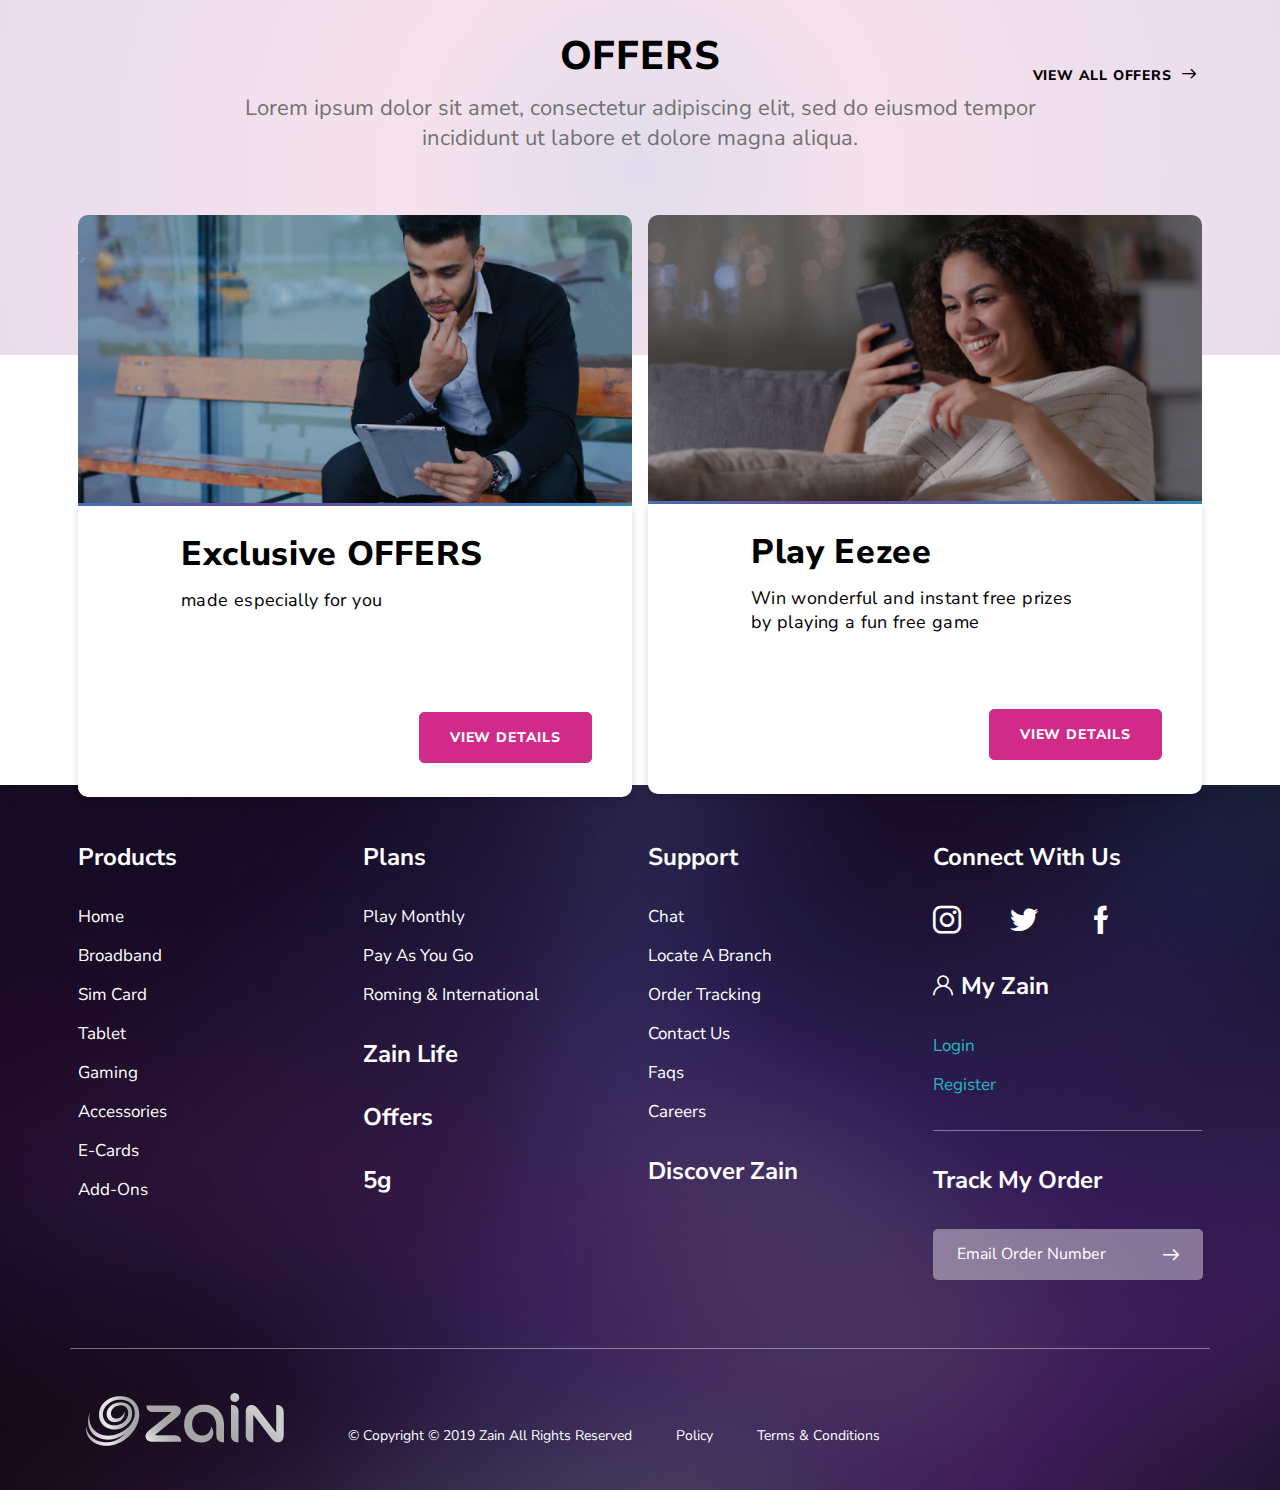
<file: cart-dropdown-long.html>
<!DOCTYPE html>

<html class="kw">

<head>
    <title>Tinext-Cart dropdown 1</title>
    <meta charset="UTF-8">
    <meta content="initial-scale=1.0, width=device-width" name="viewport" />

    <!-- Style links -->
    <link
        href="https://fonts.googleapis.com/css?family=Nunito+Sans:200,200i,300,300i,400,400i,600,600i,700,700i,800,800i&display=swap"
        rel="stylesheet">
    <link rel="stylesheet" type="text/css" href="css/bootstrap.min.css" />
    <link rel="stylesheet" type="text/css" href="css/lf-main.css" />
    <link rel="stylesheet" type="text/css" href="css/swiper.min.css" />
    <!-- important for cart Dropdown -->
    <link rel="stylesheet" type="text/css" href="css/custom.css" />
    <!-- Style Links End -->

    <link rel="shortcut icon" type="image/png" href="images/favicon.png" />

</head>

<body class="controls-visible has-control-menu yui3-skin-sam public-page site closed">

    <div class="container-fluid" id="wrapper">

        <header class="banner">

            <!-- Header Content -->
            <div class="row c-htoplink">
                <div class="container">
                    <div class="row">
                        <div class="col-lg-12">
                            <div class="row c-htoplinkcontainer">
                                <div class="col-lg-6">
                                    <a href="#" class="c-htoplinkcontainer--cbtn active">Customer</a>
                                    <a href="#" class="c-htoplinkcontainer--cbtn">Business</a>
                                </div>
                                <div class="col-lg-6">
                                    <div class="text-right">
                                        <a href="#" class="c-htoplinkcontainer--nbtn text-uppercase">Quick Pay</a>
                                        <div class="form-group max-w-100 d-inline-block c-dropdown--transparent">
                                            <select name="sortby" class="form-control mr-30">
                                                <option value="64">KUWAIT</option>
                                                <option value="32">KUWAIT</option>
                                            </select>
                                            <span class="downarrow"></span>
                                        </div>
                                        <a href="#" class="c-htoplinkcontainer--nbtn text-uppercase">العربية</a>
                                    </div>
                                </div>
                            </div>
                        </div>
                    </div>
                </div>
            </div>
            <!-- Header Content End -->
            <div class="row c-mainheader">
                <div class="col-lg-4 col-4 c-logo-container">
                    <a href="#" class="c-brand"><img src="./images/logo@2x.png" width="193" alt="Brand Logo" /></a>
                </div>
                <div class="col-lg-4 c-navigation-container">
                    <nav class="navbar navbar-expand-lg bg-transparent py-3 shadow-sm">
                        <!-- <a href="#" class="navbar-brand font-weight-bold d-block d-lg-none">MegaMenu</a> -->
                        <button type="button" data-toggle="collapse" data-target="#navbarContent"
                            aria-controls="navbars" aria-expanded="false" aria-label="Toggle navigation"
                            class="navbar-toggler">
                            <span class="navbar-toggler-icon"></span>
                        </button>
                        <div id="navbarContent" class="collapse navbar-collapse">
                            <ul class="navbar-nav mx-auto">
                                <!-- Megamenu-->
                                <li class="nav-item dropdown dropdown-hoverable megamenu">
                                    <a id="megamneu" href="" data-toggle="dropdown" aria-haspopup="true"
                                        aria-expanded="false"
                                        class="nav-link dropdown-toggle font-weight-bold text-uppercase fs-24 cl-ffffff plr33"><i
                                            class="icon-Group-1573 mr10 fs-30"></i>SHOP</a>
                                    <div aria-labelledby="megamneu" class="dropdown-menu rounded-0 border-0 p-0 m-0">
                                        <div class="container-fluid plr70">
                                            <div class="row bg-white rounded-0 m-0 shadow-sm">
                                                <div class="col-lg-7 col-xl-8">
                                                    <div class="ptb40 mlr-15">
                                                        <div class="row">
                                                            <div class="col-lg-3 mb-4 c-megamenu-list">
                                                                <h6
                                                                    class="font-weight-bold text-capitalize fs-24 font-weight-bold">
                                                                    <i class="icon-save-money --icon mr10"></i>plans
                                                                </h6>
                                                                <ul class="list-unstyled">
                                                                    <li class="nav-item"><a href=""
                                                                            class="nav-link text-small pb-0 fs-19 cl-727272">Play
                                                                            Monthly</a></li>
                                                                    <li class="nav-item"><a href=""
                                                                            class="nav-link text-small pb-0 fs-19 cl-727272">Pay
                                                                            As You Go</a></li>
                                                                    <li class="nav-item"><a href=""
                                                                            class="nav-link text-small pb-0 fs-19 cl-727272">Roming
                                                                            & International</a></li>
                                                                </ul>
                                                            </div>
                                                            <div class="col-lg-3 mb-4 c-megamenu-list">
                                                                <h6
                                                                    class="font-weight-bold text-capitalize fs-24 font-weight-bold">
                                                                    <i class="icon-smartphone --icon mr10"></i>Products
                                                                </h6>
                                                                <ul class="list-unstyled">
                                                                    <li class="nav-item"><a href=""
                                                                            class="nav-link text-small pb-0 fs-19 cl-727272">Smartphone</a>
                                                                    </li>
                                                                    <li class="nav-item"><a href=""
                                                                            class="nav-link text-small pb-0 fs-19 cl-727272">HomeBroadband</a>
                                                                    </li>
                                                                    <li class="nav-item"><a href=""
                                                                            class="nav-link text-small pb-0 fs-19 cl-727272">SIM
                                                                            Card</a></li>
                                                                    <li class="nav-item"><a href=""
                                                                            class="nav-link text-small pb-0 fs-19 cl-727272">Tablet</a>
                                                                    </li>
                                                                    <li class="nav-item"><a href=""
                                                                            class="nav-link text-small pb-0 fs-19 cl-727272">Gaming</a>
                                                                    </li>
                                                                    <li class="nav-item"><a href=""
                                                                            class="nav-link text-small pb-0 fs-19 cl-727272">Accessories</a>
                                                                    </li>
                                                                    <li class="nav-item"><a href=""
                                                                            class="nav-link text-small pb-0 fs-19 cl-727272">E-Cards</a>
                                                                    </li>
                                                                    <li class="nav-item"><a href=""
                                                                            class="nav-link text-small pb-0 fs-19 cl-727272">Add-ons</a>
                                                                    </li>
                                                                </ul>
                                                            </div>
                                                            <div class="col-lg-3 mb-4 c-megamenu-list">
                                                                <h6
                                                                    class="font-weight-bold text-capitalize fs-24 font-weight-bold">
                                                                    <i class="icon-smart-home --icon mr10"></i>Zain Life
                                                                </h6>
                                                                <ul class="list-unstyled">
                                                                    <li class="nav-item"><a href=""
                                                                            class="nav-link text-small pb-0 fs-19 cl-727272">Smart
                                                                            Home</a></li>
                                                                    <li class="nav-item"><a href=""
                                                                            class="nav-link text-small pb-0 fs-19 cl-727272">Health</a>
                                                                    </li>
                                                                    <li class="nav-item"><a href=""
                                                                            class="nav-link text-small pb-0 fs-19 cl-727272">Lifestyle</a>
                                                                    </li>
                                                                    <li class="nav-item"><a href=""
                                                                            class="nav-link text-small pb-0 fs-19 cl-727272">Entertainment</a>
                                                                    </li>
                                                                </ul>
                                                            </div>
                                                            <div class="col-lg-3 mb-4 c-megamenu-list">
                                                                <h6
                                                                    class="font-weight-bold text-capitalize fs-24 font-weight-bold">
                                                                    <i class="icon-offers --icon mr10"></i>Offers</h6>
                                                                <ul class="list-unstyled">
                                                                    <li class="nav-item"><a href=""
                                                                            class="nav-link text-small pb-0 fs-19 cl-727272">Existing
                                                                            Customer Offers</a></li>
                                                                    <li class="nav-item"><a href=""
                                                                            class="nav-link text-small pb-0 fs-19 cl-727272">All
                                                                            Offers & Promotions</a></li>
                                                                </ul>
                                                            </div>
                                                        </div>
                                                    </div>
                                                </div>
                                                <div class="col-lg-5 col-xl-4 ptb40 mlr-15 d-none d-lg-block">
                                                    <div class="text-right position-relative c-megamenu-media">
                                                        <img src="./images/menu.png" />
                                                        <div class="c-megamenu-imgtxt">
                                                            <p class="text-left fs-34 font-weight-bold"><span
                                                                    class="plr10 cl-ffffff">Apple Watch S4</span></p>
                                                            <p class="text-left fs-34 font-weight-bold"><span
                                                                    class="plr10 cl-ffffff">44mm Celular</span></p>
                                                            <button class="btn btn-pc-3 d-block mt18" type="button">BUY
                                                                NOW</button>
                                                        </div>
                                                    </div>
                                                </div>
                                            </div>
                                        </div>
                                    </div>
                                </li>
                                <li class="nav-item"><a href=""
                                        class="nav-link font-weight-bold text-uppercase fs-24 cl-ffffff plr33"><i
                                            class="icon-headphones-with-mic mr10 fs-30"></i>SUPPORT</a>
                                </li>
                                <li class="nav-item"><a href=""
                                        class="nav-link font-weight-bold text-uppercase fs-24 cl-ffffff plr33"><i
                                            class="icon-Group-1561 mr10 fs-30"></i>5G</a></li>
                            </ul>
                        </div>
                    </nav>
                </div>
                <div class="col-lg-4 col-8 c-rightlinks-container">
                    <div class="c-headerRight text-right">

                        <a href="#" class="plr33 fs-28 cl-ffffff d-lg-none c-mobile-user"><i
                                class="icon-user-4"></i></a>
                        <a href="#" class="plr33 fs-28 cl-ffffff d-none d-lg-inline-block"><i
                                class="icon-magnifying-glass"></i></a>

                        <a href="#" class="plr33 fs-28 cl-ffffff active" data-target="#cart-dropdown"><i
                                class="icon-empty-shopping-card"></i></a>

                        <!-- use "open" class for expand and collapse dropdown -->
                        <div class="cart-dropdown text-left  pl-0 pr-0" id="cart-dropdown">
                            <div class="cart-header">
                                <h3 class="text-t-none">Cart Summary</h3>
                            </div>
                            <div class="cart-body">
                                <div class="product_plan_sect_overflow">
                                    <div class="product_plan_sect">
                                        <h5 class="fs-20 mt-3 mb-0 text-t-none">Products</h5>
                                        <!-- list -->
                                        <div class="product">
                                            <div class="row">
                                                <div class="col-2 pr-0">
                                                    <div class="product-img">
                                                        <img src="./images/Iphone.png" alt="">
                                                    </div>
                                                </div>
                                                <div class="col-10 pl-4">
                                                    <div class="content">
                                                        <div class="row">
                                                            <h5 class="col-9 text-t-none">iPhone</h5>
                                                            <span class="col-3 text-right cl-000000"><b>KD
                                                                    0</b></span>
                                                        </div>

                                                        <p class="mb-1">64 GB</p>
                                                        <p>Gold</p>
                                                        <div class="payment_opts ">
                                                            <div class="row">
                                                                <p class="col-9 mb-1">Commitment period 24 Months</p>
                                                                <span class="col-3 text-right cl-000000"><b>KD
                                                                        29</b></span>
                                                            </div>
                                                        </div>
                                                    </div>
                                                </div>
                                            </div>
                                        </div>
                                        <div class="product">
                                            <div class="row">
                                                <div class="col-2 pr-0">
                                                    <div class="product-img">
                                                        <img src="./images/Iphone.png" alt="">
                                                    </div>
                                                </div>
                                                <div class="col-10 pl-4">
                                                    <div class="content">
                                                        <div class="row">
                                                            <h5 class="col-9 text-t-none">iPhone</h5>
                                                            <span class="col-3 text-right cl-000000"><b>KD
                                                                    0</b></span>
                                                        </div>

                                                        <p class="mb-1">32 GB</p>
                                                        <p>Red</p>
                                                        <div class="payment_opts ">
                                                            <div class="row">
                                                                <p class="col-9 mb-1">Commitment period 24 Months</p>
                                                                <span class="col-3 text-right cl-000000"><b>KD
                                                                        25</b></span>
                                                            </div>
                                                        </div>
                                                    </div>
                                                </div>
                                            </div>
                                        </div>
                                        <!-- end list -->

                                    </div>

                                    <!-- PLAN -->
                                    <div class="product_plan_sect">
                                        <h5 class="fs-20 mt-3 mb-0 text-t-none">Plan</h5>
                                        <!-- List -->
                                        <div class="product">
                                            <div class="row">
                                                <div class="col-2 pr-0">
                                                    <div class="product-img">
                                                        <img src="./images/Iphone.png" alt="">
                                                    </div>
                                                </div>
                                                <div class="col-10 pl-4">
                                                    <div class="content">
                                                        <div class="row">
                                                            <h5 class="col-12 text-t-none">eeZee Internet Bundle</h5>
                                                        </div>
                                                        <p class="mb-1">5 gB 4G LTE</p>
                                                        <p>Unlimited Local Messages</p>
                                                        <div class="payment_opts ">
                                                            <div class="row">
                                                                <p class="col-9 mb-1">Due Today</p>
                                                                <span class="col-3 text-right cl-000000"><b>KD
                                                                        0</b></span>

                                                                <p class="col-9 mb-1">Due per Month</p>
                                                                <span class="col-3 text-right cl-000000"><b>KD
                                                                        29</b></span>
                                                            </div>
                                                        </div>
                                                    </div>
                                                </div>
                                            </div>
                                        </div>
                                        <!-- endlist -->

                                    </div>

                                    <!-- Entertainment -->

                                    <div class="product_plan_sect">
                                        <h5 class="fs-20 mt-3 mb-0 text-t-none">Entertainment</h5>
                                        <!-- List -->
                                        <div class="product">
                                            <div class="row">
                                                <div class="col-2 pr-0">
                                                    <div class="product-img">
                                                        <img src="./images/Iphone.png" alt="">
                                                    </div>
                                                </div>
                                                <div class="col-10 pl-4">
                                                    <div class="content">
                                                        <div class="row">
                                                            <h5 class="col-9 text-t-none">Smart Home Camera</h5>
                                                            <span class="col-3 text-right cl-000000"><b>KD
                                                                    0</b></span>
                                                        </div>
                                                        <div class="payment_opts ">
                                                            <div class="row">

                                                                <p class="col-9 fs-16 mb-2">Due Today</p>
                                                                <span class="col-3 text-right cl-000000"><b>KD
                                                                        0</b></span>

                                                                <p class="col-9 fs-16 mb-2">Due per Month</p>
                                                                <span class="col-3 text-right cl-000000"><b>KD
                                                                        29</b></span>
                                                            </div>
                                                        </div>
                                                    </div>
                                                </div>
                                            </div>
                                        </div>
                                        <div class="product">
                                            <div class="row">
                                                <div class="col-2 pr-0">
                                                    <div class="product-img">
                                                        <img src="./images/Iphone.png" alt="">
                                                    </div>
                                                </div>
                                                <div class="col-10 pl-4">
                                                    <div class="content">
                                                        <div class="row">
                                                            <h5 class="col-9 text-t-none">Smart Home Camera</h5>
                                                            <span class="col-3 text-right cl-000000"><b>KD
                                                                    0</b></span>
                                                        </div>
                                                        <div class="payment_opts ">
                                                            <div class="row">

                                                                <p class="col-9 fs-16 mb-2">Due Today</p>
                                                                <span class="col-3 text-right cl-000000"><b>KD
                                                                        0</b></span>

                                                                <p class="col-9 fs-16 mb-2">Due per Month</p>
                                                                <span class="col-3 text-right cl-000000"><b>KD
                                                                        29</b></span>
                                                            </div>
                                                        </div>
                                                    </div>
                                                </div>
                                            </div>
                                        </div>
                                        <div class="product">
                                            <div class="row">
                                                <div class="col-2 pr-0">
                                                    <div class="product-img">
                                                        <img src="./images/Iphone.png" alt="">
                                                    </div>
                                                </div>
                                                <div class="col-10 pl-4">
                                                    <div class="content">
                                                        <div class="row">
                                                            <h5 class="col-9 text-t-none">Smart Home Camera</h5>
                                                            <span class="col-3 text-right cl-000000"><b>KD
                                                                    0</b></span>
                                                        </div>
                                                        <div class="payment_opts ">
                                                            <div class="row">

                                                                <p class="col-9 fs-16 mb-2">Due Today</p>
                                                                <span class="col-3 text-right cl-000000"><b>KD
                                                                        0</b></span>

                                                                <p class="col-9 fs-16 mb-2">Due per Month</p>
                                                                <span class="col-3 text-right cl-000000"><b>KD
                                                                        29</b></span>
                                                            </div>
                                                        </div>
                                                    </div>
                                                </div>
                                            </div>
                                        </div>

                                        <!-- endList -->

                                    </div>

                                </div>



                                <!-- Total -->
                                <div class="total-amt">
                                    <h5 class="fs-20 text-t-none">Total</h5>
                                    <div class="payment_opts">
                                        <div class="row">
                                            <p class="col-9">Due Today</p>
                                            <div class="col-3 text-right cl-d12b8a fs-18"><b>KD
                                                    15</b></div>

                                            <p class="col-9 mb-0">Due per Month</p>
                                            <div class="col-3 text-right cl-d12b8a fs-18"><b>KD
                                                    0</b></div>
                                        </div>
                                    </div>
                                </div>

                            </div>
                            <div class="clearcart cart-footer">
                                <div class="mb-3 text-center">
                                    <button class="btn btn-pc-6 mr-3 clear-cart-btn"><span
                                            class="icon-delete mr-3  fs-18"></span>CLEAR
                                        CART</button>
                                    <button class="btn-pc-8 btn">REVIEW AND PAY</button>
                                </div>
                            </div>
                        </div>

                        <a href="javascript:void(0)" data-toggle="#main-search" class="plr33 no-border cl-ffffff"><i
                                class="icon-favorite-heart-button fs-20"></i></a>
                        <button class="btn btn-pc-5" type="button"><i class="icon-user-4 mr10"></i>My ZAIN</button>
                        <a href="#" class="plr33 fs-28 cl-ffffff d-lg-none">
                            <i class="icon-minus"></i>
                        </a>
                    </div>
                </div>

                <!-- Main site Search -->
                <div class="main_search close-search" id="main-search" style="display: none">
                    <input type="text" name="" id="">
                    <button class="btn btn-pc-3"><i class="icon-magnifying-glass fs-24"></i></button>
                </div>

            </div>
            <!-- hero-carousel start -->
            <section class="hero-carousel">
                <div class="hero-carousel-bg"></div>
                <div class="swiper-container">
                    <div class="swiper-wrapper">

                        <!--slide start -->

                        <div class="swiper-slide">

                            <div class="bg-wrapper">
                                <div class="bg-img" style="background-image:url(images/slider1.png)"></div>
                            </div>

                            <div class="caption-wrapper">
                                <div class="container">
                                    <div class="row">
                                        <div class="w-60 m-auto">
                                            <div class="caption">
                                                <p class="fs-36 pb-0">Exclusive Offer </p>
                                                <h1 class="title fs-82">For Our Loyal Customers</h1>
                                                <p class="fs-28">Choose your favorite device now and add it to your
                                                    current subscription</p>
                                            </div>
                                            <div class="btn-group">
                                                <button class="btn btn-pc-1 btn-md" type="button"><span>View
                                                        detail</span></button>
                                                <button class="btn btn-pc-2 btn-md" type="button"><span>Buy
                                                        Now</span></button>
                                            </div>


                                        </div>
                                    </div>
                                </div>
                            </div>
                        </div>

                        <div class="swiper-slide">

                            <div class="bg-wrapper">
                                <div class="bg-img" style="background-image:url(images/slider1.png)">
                                    &nbsp;</div>
                            </div>

                            <div class="caption-wrapper">
                                <div class="container">
                                    <div class="row">
                                        <div class="col-md-12">
                                            <div class="caption">
                                                <p class="fs-36">Exclusive Offer </p>
                                                <h1 class="title fs-82">For Our Loyal Customers</h1>
                                                <p class="fs-28">Choose your favorite device now and add it to your
                                                    current subscription</p>
                                            </div>
                                            <div class="btn-group">
                                                <button class="btn btn-pc-1 btn-md" type="button"><span>View
                                                        detail</span></button>
                                                <button class="btn btn-pc-2 btn-md" type="button"><span>Buy
                                                        Now</span></button>
                                            </div>


                                        </div>
                                    </div>
                                </div>
                            </div>
                        </div>

                        <div class="swiper-slide">

                            <div class="bg-wrapper">
                                <div class="bg-img" style="background-image:url(images/slider1.png)">
                                    &nbsp;</div>
                            </div>

                            <div class="caption-wrapper">
                                <div class="container">
                                    <div class="row">
                                        <div class="col-md-12">
                                            <div class="caption">
                                                <p class="fs-36">Exclusive Offer </p>
                                                <h1 class="title fs-82">For Our Loyal Customers</h1>
                                                <p class="fs-28">Choose your favorite device now and add it to your
                                                    current subscription</p>
                                            </div>
                                            <div class="btn-group">
                                                <button class="btn btn-pc-1 btn-md" type="button"><span>View
                                                        detail</span></button>
                                                <button class="btn btn-pc-2 btn-md" type="button"><span>Buy
                                                        Now</span></button>
                                            </div>


                                        </div>
                                    </div>
                                </div>
                            </div>
                        </div>
                        <!--slide end -->
                    </div>
                    <div class="swiper-pagination"></div>
                </div>
            </section>
            <!-- hero-carousel end -->
            <!-- selection-options start -->
            <section class="selection-options-wrapper">

                <div class="container">

                    <div class="row justify-content-md-center">

                        <div class="col-lg-8">

                            <div class="selection-options">

                                <div class="row">
                                    <div class="col">

                                        <a href="#plans" class="option">
                                            <span class="icon-save-money --icon"></span> Plans
                                        </a>

                                    </div>
                                    <div class="col">

                                        <a href="#products" class="option">
                                            <span class="icon-smartphone --icon"></span> Products
                                        </a>

                                    </div>
                                    <div class="col">

                                        <a href="#zainlife" class="option">
                                            <span class="icon-smart-home --icon"></span> Zain Life
                                        </a>

                                    </div>
                                    <div class="col">

                                        <a href="#offers" class="option">
                                            <span class="icon-offers --icon"></span> Offers
                                        </a>

                                    </div>
                                </div>


                            </div>
                        </div>

                    </div>

                </div>

            </section>
            <!-- selection-options end -->

        </header>

        <section class="content">
            <div class="c-mediyarow">


                <!-- Main Content Area -->

                <div class="columns-1">
                    <div class="portlet-layout row">
                        <div class="col-md-12 portlet-column portlet-column-only yui3-dd-drop">
                            <div class="portlet-dropzone portlet-column-content portlet-column-content-only">

                                <!-- Top Picker Section -->
                                <section class="content-section content-section-md pb-90 pt-75">
                                    <h2 class="text-center">Top pick selected for you</h2>
                                    <p class="text-center fs-22 cl-727272">Lorem ipsum dolor sit amet, consectetur
                                        adipiscing elit, sed do eiusmod tempor incididunt <br>ut labore et dolore magna
                                        aliqua. </p>
                                    <div class="container mar-top-50">
                                        <div class="row">
                                            <div class="col-lg-6">
                                                <div class="product-wrapper">
                                                    <div class="product-image">
                                                        <div class="product-img"
                                                            style="background-image: url('./images/top-pick-01.png');">
                                                        </div>
                                                    </div>
                                                    <div class="product-content">
                                                        <div class="product-header">
                                                            <h2 class="heading pt-2">IPHONE 11 PRO </h2>
                                                            <p class="cl-000000 fs-22">Coming Soon</p>
                                                        </div>
                                                        <div class="product-footer">
                                                            <button class="btn btn-pc-3 btn-md"
                                                                type="button"><span>REGISTER
                                                                    NOW</span></button>
                                                            <a href="#" class=" btn btn-link-arrow cl-000000">All
                                                                smartphones<span
                                                                    class="ml10 icon-arrow-pointing-to-right"></span></a>
                                                        </div>
                                                    </div>
                                                </div>

                                            </div>
                                            <div class="col-lg-6">
                                                <div class="product-wrapper">
                                                    <div class="product-image">
                                                        <div class="product-img"
                                                            style="background-image: url('./images/top-pick-02.png');">
                                                        </div>
                                                    </div>
                                                    <div class="product-content">
                                                        <div class="product-header">
                                                            <h2 class="heading cl-ffffff pt-2">5G PLANS </h2>
                                                            <p class="cl-ffffff fs-22">Starting from KD 35 monthly</p>
                                                        </div>
                                                        <div class="product-footer">
                                                            <button class="btn btn-pc-3 btn-md" type="button"><span>VIEW
                                                                    DETAILS</span></button>
                                                            <a href="#" class=" btn btn-link-arrow cl-ffffff">View all
                                                                PLANS<span
                                                                    class="ml10 icon-arrow-pointing-to-right"></span></a>
                                                        </div>
                                                    </div>
                                                </div>
                                            </div>
                                            <div class="col-lg-12 mt16">
                                                <div class="product-wrapper">
                                                    <div class="product-image">
                                                        <div class="product-img"
                                                            style="background-image: url('./images/top-pick-03.png');">
                                                        </div>
                                                    </div>
                                                    <div class="product-content">
                                                        <div class="product-header">
                                                            <span class="badge badge-secondary">New In</span>
                                                            <h2 class="heading cl-ffffff text-capitalize pt-3">Galaxy
                                                                Note10
                                                            </h2>
                                                            <p class="cl-ffffff fs-22">Introducing Next Level Power</p>
                                                        </div>
                                                        <div class="product-footer">
                                                            <button class="btn btn-pc-3 btn-md"
                                                                type="button"><span>REGISTER
                                                                    NOW</span></button>
                                                            <a href="#" class=" btn btn-link-arrow cl-ffffff">All
                                                                smartphones<span
                                                                    class="ml10 icon-arrow-pointing-to-right"></span></a>
                                                        </div>
                                                    </div>
                                                </div>
                                            </div>
                                        </div>
                                    </div>
                                </section>
                                <!-- Top Picker Section -->
                                <!-- Plan Section -->
                                <section class="content-section content-section-md section-half-line row pt-30 pb-90"
                                    id="plans">
                                    <div class="container">
                                        <h2 class="text-center">Plans<a href="#" class="view-all fs-14">View all
                                                offers<i class="ml10 icon-arrow-pointing-to-right"></i></a></h2>
                                        <p class="text-center fs-22 cl-727272">Lorem ipsum dolor sit amet, consectetur
                                            adipiscing elit, sed do eiusmod tempor incididunt <br />ut labore et dolore
                                            magna aliqua. </p>
                                        <div class="container mar-top-50 plan-box-wrapper">
                                            <div class="row">

                                                <div class="col-lg-3 align-self-center plan-box">
                                                    <div class="card c-card--img-content">
                                                        <div class="card-header">
                                                            <div class="card-icon">
                                                                <!-- <span class="icon-Path-1105 mr-4 fs-58 cl-d12b8a fs-80"></span> -->
                                                                <!-- <img src="./images/worldwide.svg" alt=""> -->
                                                                <img src="./images/plans-w.svg" class="on" alt="">
                                                                <img src="./images/plans.svg" class="off" alt="">
                                                            </div>
                                                            <img class="card-img-top" src="images/plans-5g.png"
                                                                height="202" alt="">
                                                            <div class="gradient-border"></div>
                                                        </div>


                                                        <div class="card-body">
                                                            <h5 class="card-title fs-24 text-capitalize">5G PLANS</h5>
                                                            <p class="card-text fs-18 pb-24">Starting from KD 35 monthly
                                                                Lorem ipsum dolor sit amet, consectetur adipiscing elit
                                                            </p>
                                                            <a href="#" class="btn btn-pc-4 btn-sm"><span>VIEW
                                                                    DETAILS</span></a>
                                                        </div>
                                                        <div class="card-footer text-right">
                                                            <a href="#" class="view-all relative fs-14">View all
                                                                offers<i
                                                                    class="ml10 icon-arrow-pointing-to-right"></i></a>
                                                        </div>
                                                    </div>
                                                </div>

                                                <div class="col-lg-3 align-self-center plan-box">
                                                    <div class="card c-card--img-content">
                                                        <div class="card-header">
                                                            <div class="card-icon">
                                                                <!-- <span class="icon-Group-1573 mr-4 fs-58 cl-d12b8a fs-80"></span> -->
                                                                <img src="./images/www-w.svg" class="on" alt="">
                                                                <img src="./images/www.svg" class="off" alt="">
                                                            </div>
                                                            <img class="card-img-top" src="images/plans-5g.png"
                                                                height="202" alt="">
                                                            <div class="gradient-border"></div>
                                                        </div>


                                                        <div class="card-body">
                                                            <h5
                                                                class="card-title fs-24 text-capitalize text-capitalize">
                                                                For KD 10 monthly, get 10GB and 250 local minutes on 4G
                                                            </h5>
                                                            <p class="card-text fs-18 pb-24">Starting from KD 35 monthly
                                                            </p>
                                                            <a href="#" class="btn btn-pc-4 btn-sm"><span>VIEW
                                                                    DETAILS</span></a>
                                                        </div>
                                                        <div class="card-footer text-right">
                                                            <a href="#" class="view-all relative fs-14">View all
                                                                offers<i
                                                                    class="ml10 icon-arrow-pointing-to-right"></i></a>
                                                        </div>
                                                    </div>
                                                </div>

                                                <div class="col-lg-3 align-self-center  plan-box">
                                                    <div class="card c-card--img-content">
                                                        <div class="card-header">
                                                            <div class="card-icon">
                                                                <!-- <span class="icon-Group-1571 mr-4 fs-58 cl-d12b8a fs-80"></span> -->
                                                                <img src="./images/checkout-w.svg" class="on" alt="">
                                                                <img src="./images/checkout.svg" class="off" alt="">
                                                            </div>
                                                            <img class="card-img-top" src="images/plans-5g.png"
                                                                height="202" alt="">
                                                            <div class="gradient-border"></div>
                                                        </div>


                                                        <div class="card-body">
                                                            <h5 class="card-title fs-24 text-capitalize">Check out our
                                                                pay eeZee bundles for as little as KD 5 monthly</h5>
                                                            <p class="card-text fs-18 pb-24">Starting from 1KD monthly
                                                            </p>
                                                            <a href="#" class="btn btn-pc-4 btn-sm"><span>VIEW
                                                                    DETAILS</span></a>
                                                        </div>
                                                        <div class="card-footer text-right">
                                                            <a href="#" class="view-all relative fs-14">View all
                                                                offers<i
                                                                    class="ml10 icon-arrow-pointing-to-right"></i></a>
                                                        </div>
                                                    </div>
                                                </div>

                                                <div class="col-lg-3 align-self-center plan-box">
                                                    <div class="card c-card--img-content">
                                                        <div class="card-header">
                                                            <div class="card-icon">
                                                                <!-- <span class="icon-Group-1573 mr-4 fs-58 cl-d12b8a fs-80"></span> -->
                                                                <img src="./images/worldwide-w.svg" class="on" alt="">
                                                                <img src="./images/worldwide.svg" class="off" alt="">
                                                            </div>
                                                            <img class="card-img-top" src="images/plans-5g.png"
                                                                height="202" alt="">
                                                            <div class="gradient-border"></div>
                                                        </div>


                                                        <div class="card-body">
                                                            <h5 class="card-title fs-24 text-capitalize">Traveling this
                                                                summer?
                                                            </h5>
                                                            <p class="card-text fs-18 pb-24">See our roaming charges to
                                                                your favorites destinations</p>
                                                            <a href="#" class="btn btn-pc-4 btn-sm"><span>VIEW
                                                                    DETAILS</span></a>
                                                        </div>
                                                        <div class="card-footer text-right">
                                                            <a href="#" class="view-all relative fs-14">View all
                                                                offers<i
                                                                    class="ml10 icon-arrow-pointing-to-right"></i></a>
                                                        </div>
                                                    </div>
                                                </div>



                                            </div>
                                        </div>
                                    </div>
                                </section>
                                <!-- Plan Section -->
                                <!-- Product Section -->
                                <section class="content-section content-section-md row bg-f7f7f7 pt-50 pb-75 mb90"
                                    id="products">
                                    <div class="container">
                                        <h2 class="text-center">PRODUCTS<a href="#" class="view-all fs-14">View all
                                                offers<i class="ml10 icon-arrow-pointing-to-right"></i></a></h2>
                                        <p class="text-center fs-22 cl-727272 pb-35">Lorem ipsum dolor sit amet,
                                            consectetur adipiscing elit, sed do eiusmod tempor incididunt <br />ut
                                            labore et dolore magna aliqua. </p>
                                        <div class="container">
                                            <div class="row ">

                                                <div class="col-lg-3 ">
                                                    <div class="products card no-border mb-3 c-card--img"
                                                        style="background-image: url('images/product1.png');">
                                                        <div class="card-body">
                                                            <h5 class="card-title fs-34 cl-ffffff">Apple Watch 44mm
                                                                Cellular available in our online shop</h5>
                                                            <div class="card-footer--fixed">
                                                                <p class="card-text fs-18 cl-ffffff">Unlimited 4G for
                                                                    only KD 24 monthly.</p>
                                                                <button class="btn btn-pc-3 btn-md"
                                                                    type="button"><span>VIEW
                                                                        DETAILS</span></button>
                                                            </div>
                                                        </div>
                                                    </div>
                                                </div>
                                                <div class="col-lg-3 ">
                                                    <div class="products card no-border mb-3 c-card--img"
                                                        style="background-image: url('images/product2.png');">
                                                        <div class="card-body">
                                                            <h5 class="card-title fs-34 cl-ffffff">Stay Healthy with
                                                                iHealth Clear </h5>
                                                            <div class="card-footer--fixed">
                                                                <p class="card-text fs-18 cl-ffffff">Measure your blood
                                                                    pressure and manage results.</p>
                                                                <button class="btn btn-pc-3 btn-md"
                                                                    type="button"><span>VIEW
                                                                        DETAILS</span></button>
                                                            </div>
                                                        </div>
                                                    </div>
                                                </div>
                                                <div class="col-lg-3 ">
                                                    <div class="products card no-border mb-3 c-card--img"
                                                        style="background-image: url('images/product3.png');">
                                                        <div class="card-body">
                                                            <h5 class="card-title fs-34 cl-ffffff">Control your smart
                                                                home through voice</h5>
                                                            <div class="card-footer--fixed">
                                                                <p class="card-text fs-18 cl-ffffff">Google Home mini
                                                                    available online.</p>
                                                                <button class="btn btn-pc-3 btn-md"
                                                                    type="button"><span>VIEW
                                                                        DETAILS</span></button>
                                                            </div>
                                                        </div>
                                                    </div>
                                                </div>
                                                <div class="col-lg-3 ">
                                                    <div class="products card no-border mb-3 c-card--img"
                                                        style="background-image: url('images/product4.png');">
                                                        <div class="card-body">
                                                            <h5 class="card-title fs-34 cl-ffffff">iTunes Cards</h5>
                                                            <div class="card-footer--fixed">
                                                                <p class="card-text fs-18 cl-ffffff">iTunes gift cards
                                                                    and electronic gift cards are available.</p>
                                                                <button class="btn btn-pc-3 btn-md"
                                                                    type="button"><span>VIEW
                                                                        DETAILS</span></button>
                                                            </div>
                                                        </div>
                                                    </div>
                                                </div>

                                            </div>
                                        </div>
                                    </div>
                                </section>
                                <!-- Product Section -->
                                <!-- Zain Life Section -->
                                <section class="content-section content-section-sm row section-half-line" id="zainlife">
                                    <div class="container">
                                        <h2 class="text-center">ZAIN LIFE<a href="#" class="view-all fs-14">View all
                                                offers<i class="ml10 icon-arrow-pointing-to-right"></i></a></h2>
                                        <p class="text-center fs-22 cl-727272  mb-3">Lorem ipsum dolor sit amet,
                                            consectetur adipiscing elit, sed do eiusmod tempor incididunt<br> ut labore
                                            et dolore magna aliqua. </p>

                                    </div>
                                    <div class="container-fluid">
                                        <div class="row">
                                            <div class="zain-life-carousel">
                                                <div class="swiper-container swiper-container-horizontal">
                                                    <div class="swiper-wrapper">

                                                        <div class="swiper-slide">

                                                            <div class="swiper-slide-container">
                                                                <div class="zain-life-option-image">
                                                                    <div class="zain-life-option-img"
                                                                        style="background-image: url('./images/zain-life-01.png');">
                                                                    </div>
                                                                </div>
                                                                <div class="zain-life-option-content">
                                                                    <div class="zain-life-option-header">
                                                                        <h2 class="heading cl-ffffff">Get peace of mind
                                                                            with a variety of safety sensors</h2>
                                                                    </div>
                                                                    <div class="zain-life-option-footer">
                                                                        <p class="cl-ffffff fs-24">In different part of
                                                                            your home
                                                                        </p>
                                                                        <button class="btn btn-pc-3 btn-md"
                                                                            type="button"><span>VIEW
                                                                                DETAILS</span></button>

                                                                    </div>
                                                                </div>
                                                            </div>

                                                        </div>

                                                        <div class="swiper-slide">

                                                            <div class="swiper-slide-container">
                                                                <div class="zain-life-option-image">
                                                                    <div class="zain-life-option-img"
                                                                        style="background-image: url('./images/zain-life-02.png');">
                                                                    </div>
                                                                </div>
                                                                <div class="zain-life-option-content">
                                                                    <div class="zain-life-option-header">
                                                                        <h2 class="heading cl-ffffff">Increase your
                                                                            convenience at home</h2>
                                                                    </div>
                                                                    <div class="zain-life-option-footer">
                                                                        <p class="cl-ffffff fs-24">With Zain smart home
                                                                            solutions
                                                                        </p>
                                                                        <button class="btn btn-pc-3 btn-md"
                                                                            type="button"><span>VIEW
                                                                                DETAILS</span></button>

                                                                    </div>
                                                                </div>
                                                            </div>

                                                        </div>


                                                        <div class="swiper-slide">

                                                            <div class="swiper-slide-container">
                                                                <div class="zain-life-option-image">
                                                                    <div class="zain-life-option-img"
                                                                        style="background-image: url('./images/zain-life-01.png');">
                                                                    </div>
                                                                </div>
                                                                <div class="zain-life-option-content">
                                                                    <div class="zain-life-option-header">
                                                                        <h2 class="heading cl-ffffff">Get peace of mind
                                                                            with a variety of safety sensors</h2>
                                                                    </div>
                                                                    <div class="zain-life-option-footer">
                                                                        <p class="cl-ffffff fs-24">In different part of
                                                                            your home
                                                                        </p>
                                                                        <button class="btn btn-pc-3 btn-md"
                                                                            type="button"><span>VIEW
                                                                                DETAILS</span></button>

                                                                    </div>
                                                                </div>
                                                            </div>
                                                        </div>
                                                    </div>
                                                    <!-- Add Pagination -->
                                                    <div class="swiper-pagination"></div>

                                                    <!-- Add Arrows -->
                                                    <div class="swiper-button-next icon-arrow-pointing-to-right"></div>
                                                    <div class="swiper-button-prev icon-arrow-pointing-to-right"></div>
                                                </div>
                                            </div>
                                        </div>
                                    </div>
                                </section>
                                <!-- Zain Life Section -->
                                <!-- offers section starts here -->
                                <section class="offers-section row" id="offers">
                                    <div class="offers-bg">
                                        <div class="container">

                                            <div class="w-75 m-auto">
                                                <h2 class="heading">Offers <a href="#" class="view-all">View all
                                                        offers<i class="icon-arrow-pointing-to-right"></i></a></h2>
                                                <p class="subheading">Lorem ipsum dolor sit amet, consectetur adipiscing
                                                    elit, sed do eiusmod tempor incididunt ut labore et dolore magna
                                                    aliqua.
                                                </p>
                                            </div>
                                        </div>
                                    </div>
                                    <div class="container offers">
                                        <div class="row">
                                            <div class="col-lg-6">
                                                <div class="offer-card">
                                                    <div class="offer-img">
                                                        <img src="images/offer1.png" alt="offer1">
                                                    </div>
                                                    <div class="gradient-border"></div>
                                                    <div class="offer-description d-flex">
                                                        <span class="icon-sticker mr-4 fs-58 cl-d12b8a"></span>
                                                        <div class="offer-content">
                                                            <h4 class="heading">Exclusive OFFERS
                                                            </h4>
                                                            <p class="details">made especially for you
                                                            </p>
                                                        </div>
                                                        <div class="text-right offer-action">
                                                            <a href="#" target="_blank" class="primary-btn">
                                                                View Details
                                                            </a>
                                                        </div>
                                                    </div>
                                                </div>
                                            </div>
                                            <div class="col-lg-6">
                                                <div class="offer-card">
                                                    <div class="offer-img">
                                                        <img src="images/offer2.png" alt="offer2">
                                                    </div>
                                                    <div class="gradient-border"></div>
                                                    <div class="offer-description d-flex">
                                                        <span class="icon-sticker mr-4 fs-58 cl-d12b8a"></span>
                                                        <div class="offer-content">
                                                            <h4 class="heading">Play Eezee
                                                            </h4>
                                                            <p class="details">Win wonderful and instant free prizes by
                                                                playing a fun free game

                                                            </p>
                                                        </div>
                                                        <div class="text-right ml-auto offer-action">
                                                            <a href="#" target="_blank" class="primary-btn">
                                                                View Details
                                                            </a>
                                                        </div>
                                                    </div>
                                                </div>
                                            </div>
                                        </div>
                                    </div>
                                </section>
                                <!-- offers section ends here-->
                            </div>
                        </div>
                    </div>
                </div>

                <!-- Main Content Area End -->

            </div>
        </section>

        <footer id="footer" role="contentinfo">

            <!-- Footer Content -->
            <section class="c-footer row">

                <div class="container">

                    <div class="row mb50">

                        <div class="col-lg-3">
                            <div class="c-footer__list">
                                <ul>
                                    <li class="c-footer__list--title"><a href="#"><i class="icon-add-1"></i>
                                            Products</a></li>
                                    <div class="mobile-collapse">
                                        <ul>
                                            <li><a href="#">Home</a></li>
                                            <li><a href="#">Broadband</a></li>
                                            <li><a href="#">Sim Card</a></li>
                                            <li><a href="#">Tablet</a></li>
                                            <li><a href="#">Gaming</a></li>
                                            <li><a href="#">Accessories</a></li>
                                            <li><a href="#">E-Cards</a></li>
                                            <li><a href="#">Add-Ons</a></li>
                                        </ul>
                                    </div>
                                </ul>
                            </div>
                        </div>
                        <div class="col-lg-3">
                            <div class="c-footer__list">
                                <ul>
                                    <li class="c-footer__list--title"><a href="#"><i class="icon-add-1"></i> Plans</a>
                                    </li>
                                    <div class="mobile-collapse">
                                        <ul>
                                            <li><a href="#">Play Monthly</a></li>
                                            <li><a href="#">Pay As You Go</a></li>
                                            <li><a href="#">Roming & International</a></li>
                                            <li class="c-footer__list--title"><a href="#">Zain Life</a></li>
                                            <li class="c-footer__list--title"><a href="#">Offers</a></li>
                                            <li class="c-footer__list--title"><a href="#">5g</a></li>
                                        </ul>
                                    </div>
                                </ul>
                            </div>
                        </div>
                        <div class="col-lg-3">
                            <div class="c-footer__list">
                                <ul>
                                    <li class="c-footer__list--title"><a href="#"><i class="icon-add-1"></i> Support</a>
                                    </li>
                                    <div class="mobile-collapse">
                                        <ul>
                                            <li><a href="#">Chat</a></li>
                                            <li><a href="#">Locate A Branch</a></li>
                                            <li><a href="#">Order Tracking</a></li>
                                            <li><a href="#">Contact Us</a></li>
                                            <li><a href="#">Faqs</a></li>
                                            <li><a href="#">Careers</a></li>
                                            <li class="c-footer__list--title"><a href="#">Discover Zain</a></li>
                                        </ul>
                                    </div>
                                </ul>
                            </div>
                        </div>
                        <div class="col-lg-3">
                            <div class="c-footer__list">
                                <ul>
                                    <li class="c-footer__list--title">Connect With Us</li>
                                    <li>
                                        <a href="#" class="c-sociallink">
                                            <i class="icon-Group-1564 fs-28 cl-ffffff mr45"></i>
                                        </a>
                                        <a href="#" class="c-sociallink">
                                            <i class="icon-twitter fs-28 cl-ffffff mr45"></i>
                                        </a>
                                        <a href="#" class="c-sociallink">
                                            <i class="icon-facebook fs-28 cl-ffffff"></i>
                                        </a>
                                    </li>
                                    <li class="c-footer__list--title"><i class="icon-user-4 mr-2 fs-20"></i>My Zain</li>
                                    <li><a href="#" class="--blue">Login</a></li>
                                    <li><a href="#" class="--blue">Register</a></li>
                                    <li class="c-footer__list--title">
                                        <div class="c-footer-sepline"></div>
                                    </li>
                                    <li class="c-footer__list--title">Track My Order</li>
                                    <li>
                                        <div class="c-trackorder">
                                            <label class="sr-only" for="inlineFormInputGroup">Username</label>
                                            <div class="input-group mb-2">
                                                <input type="text" class="form-control" id="inlineFormInputGroup"
                                                    placeholder="Email Order Number">
                                                <div class="input-group-postpend">
                                                    <div class="input-group-text"><i
                                                            class="icon-arrow-pointing-to-right"></i></div>
                                                </div>
                                            </div>
                                        </div>
                                    </li>
                                </ul>
                            </div>
                        </div>
                    </div>


                </div>
                <div class="container-fluid">
                    <div class="row c-mainfooter c-footer-sepline">
                        <div class="col-lg-12">
                            <div class="container">
                                <ul class="c-footer-list--sab">
                                    <li>
                                        <img src="images/logo@2x.png" />
                                    </li>
                                    <li>
                                        <p>© Copyright © 2019 Zain All Rights Reserved</p>
                                    </li>
                                    <li><a href="#">Policy</a></li>
                                    <li><a href="#">Terms & Conditions</a></li>
                                </ul>
                            </div>
                        </div>
                    </div>
                </div>

            </section>
            <!-- Footer Content End -->

        </footer>
        <div class="c-bodyoverlay"></div>
    </div>
    <!-- Script Files load -->
    <script src="javascript/jquery-v3.3.1.js"></script>
    <script src="javascript/typeahead.bundle.min.js"></script>
    <script src="javascript/bootstrap.min.js"></script>
    <script src="javascript/swiper.min.js"></script>
    <script src="javascript/custom.js"></script>
    <!-- Script Files load End -->
</body>

</html>
</file>
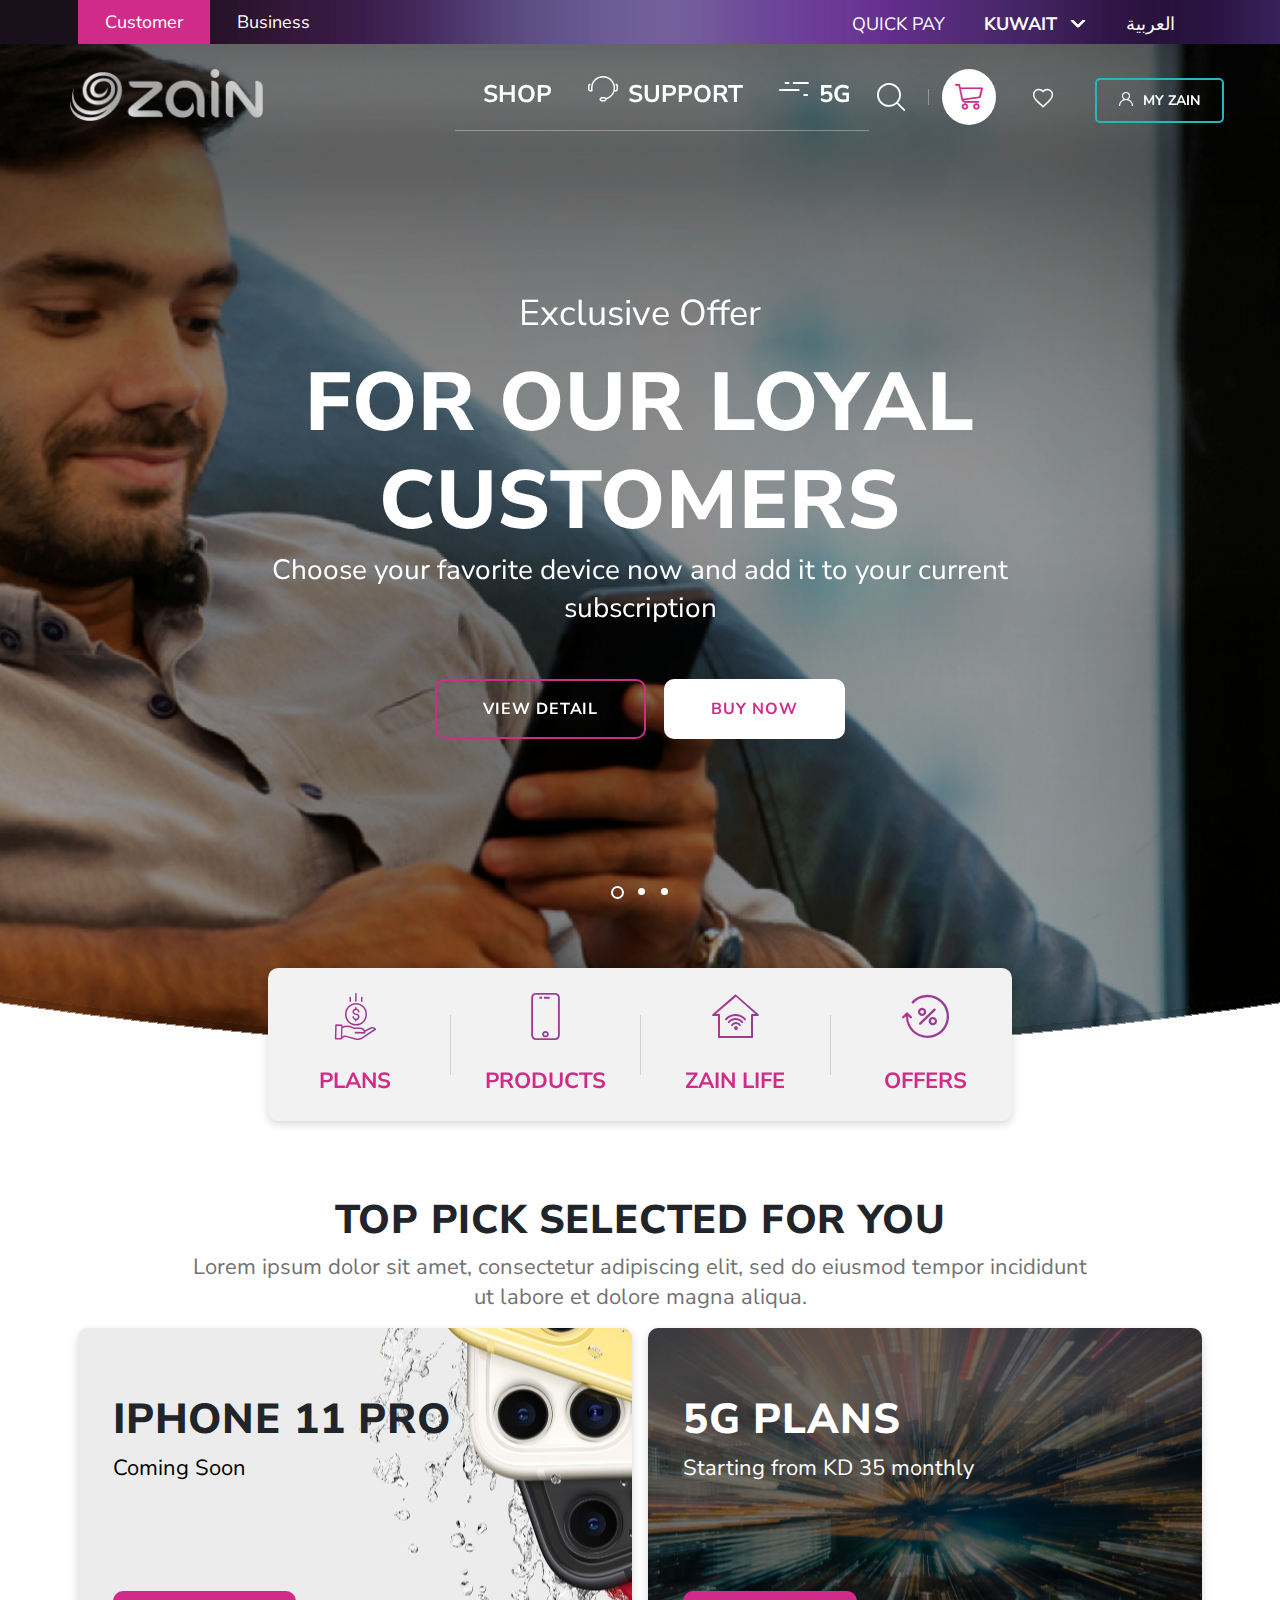
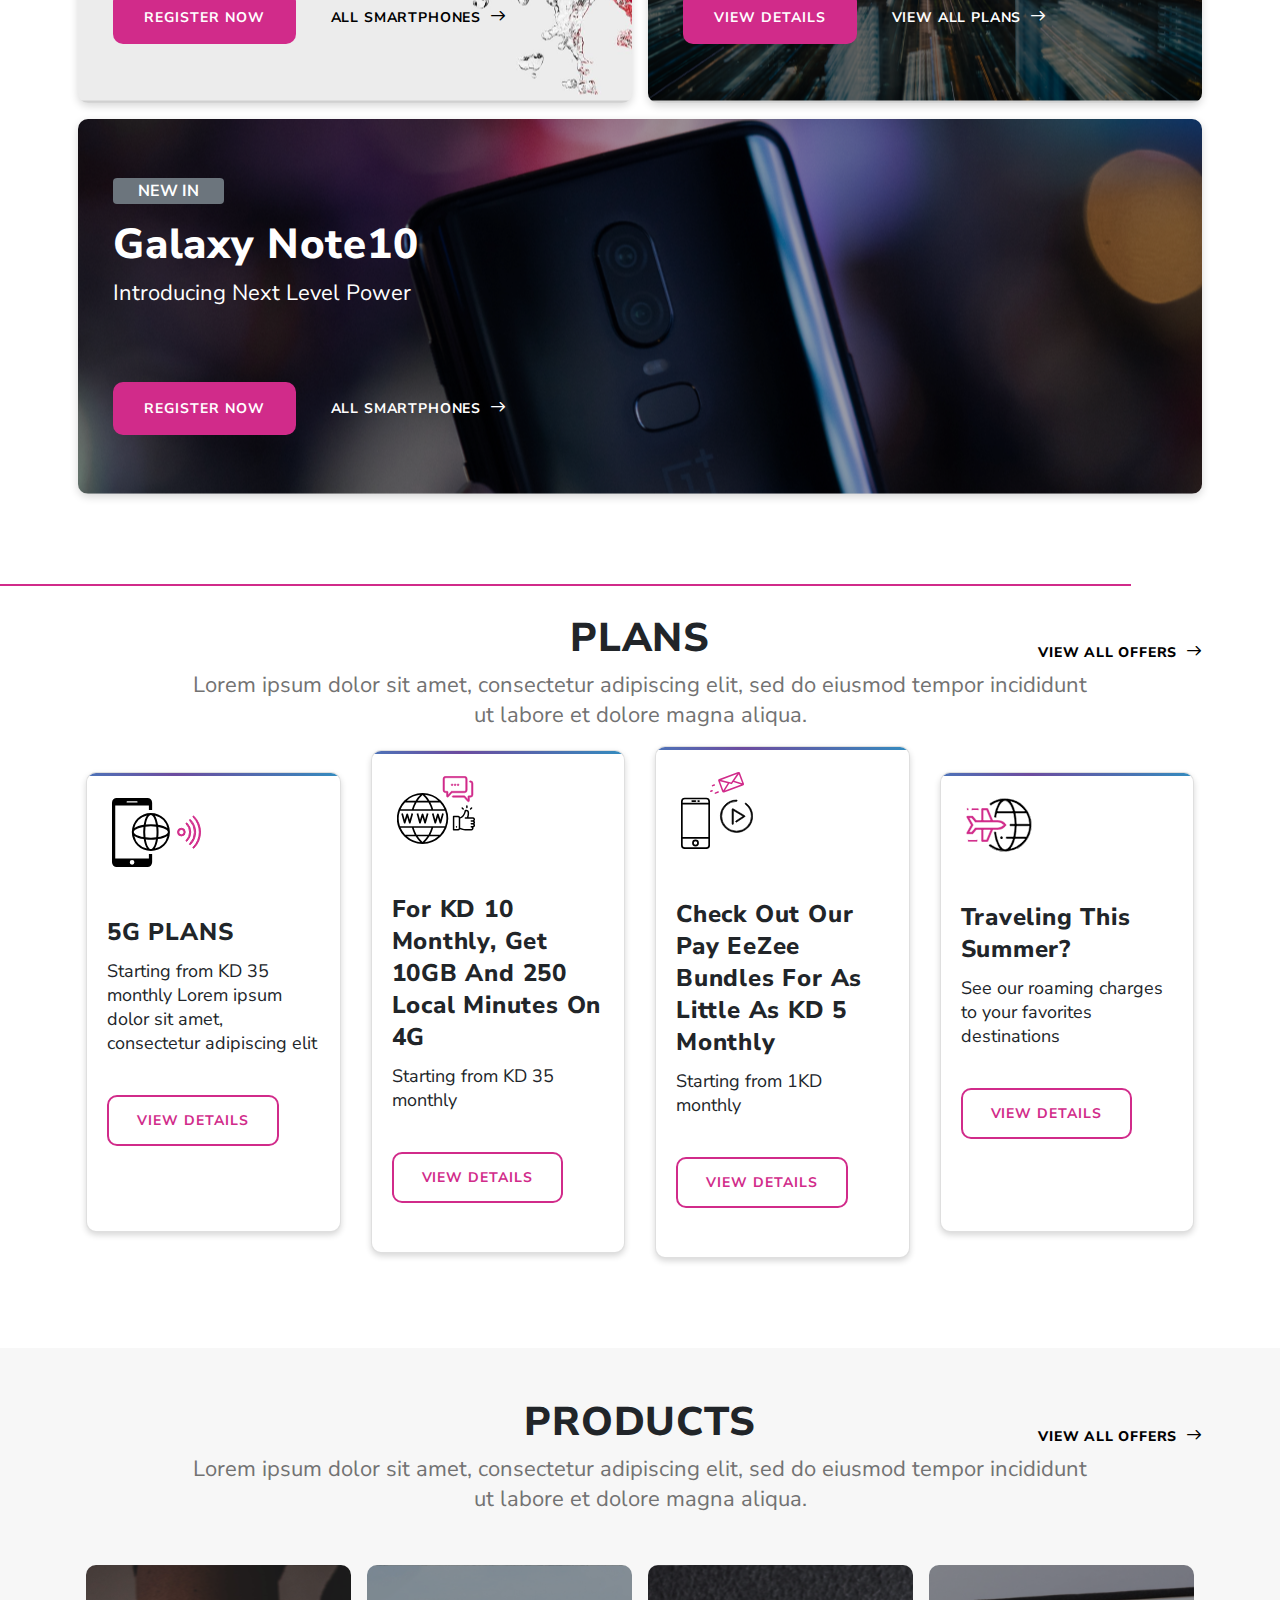
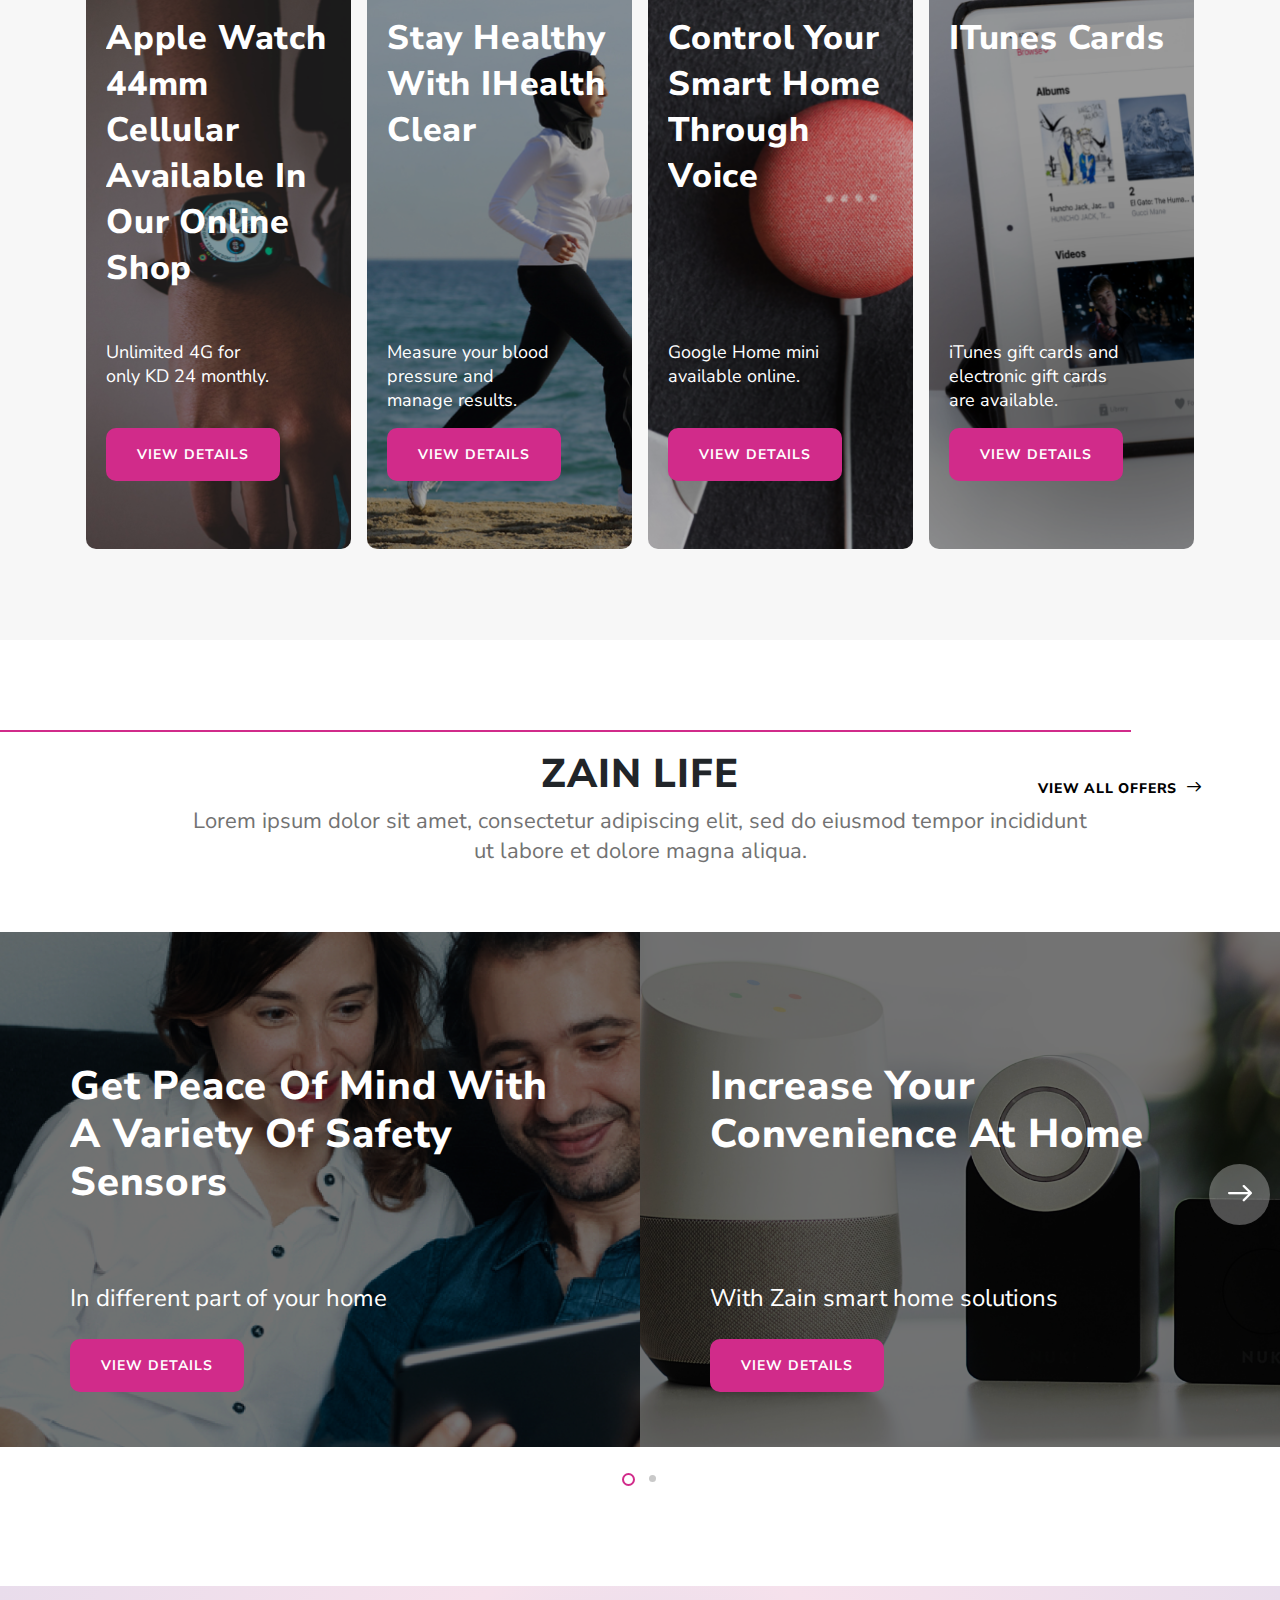
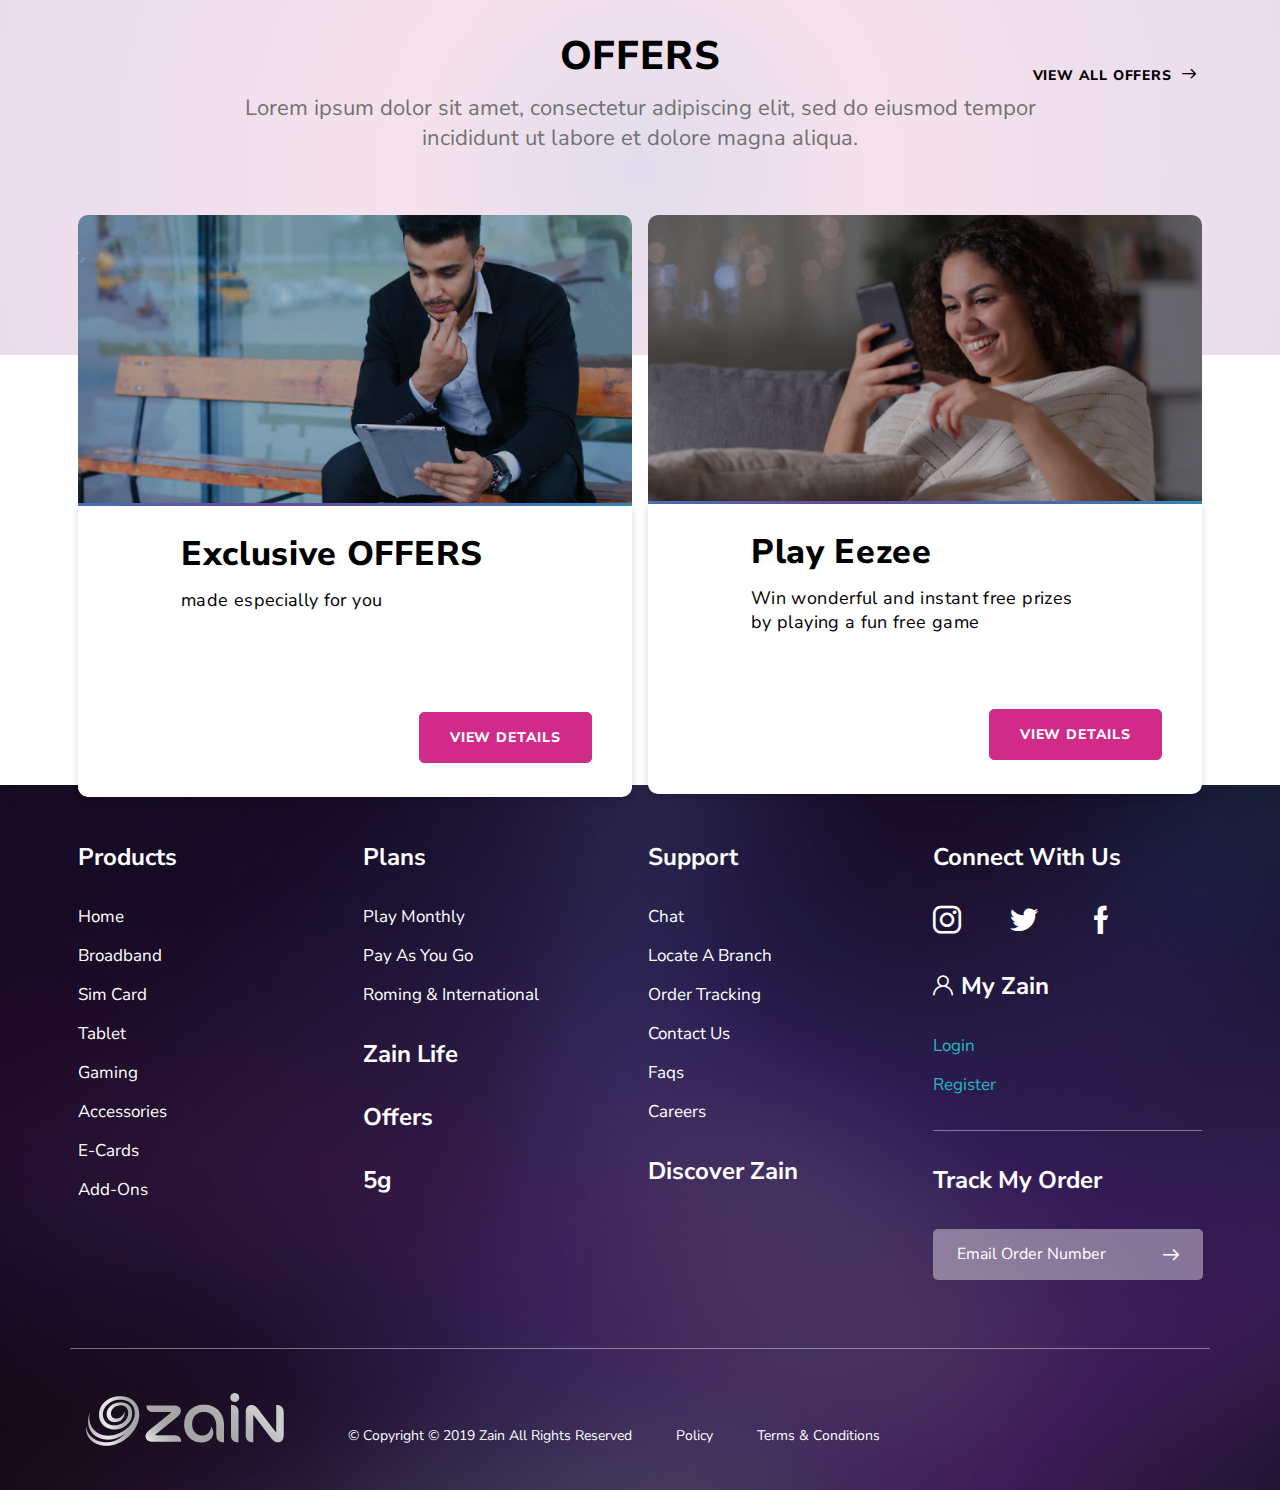
<file: cart-dropdown.html>
<!DOCTYPE html>

<html class="kw">

<head>
    <title>Tinext- cart dropdown 2</title>
    <meta charset="UTF-8">
    <meta content="initial-scale=1.0, width=device-width" name="viewport" />

    <!-- Style links -->
    <link
        href="https://fonts.googleapis.com/css?family=Nunito+Sans:200,200i,300,300i,400,400i,600,600i,700,700i,800,800i&display=swap"
        rel="stylesheet">
    <link rel="stylesheet" type="text/css" href="css/bootstrap.min.css" />
    <link rel="stylesheet" type="text/css" href="css/lf-main.css" />
    <link rel="stylesheet" type="text/css" href="css/swiper.min.css" />
    <!-- important for cart Dropdown -->
    <link rel="stylesheet" type="text/css" href="css/custom.css" />
    <!-- Style Links End -->

    <link rel="shortcut icon" type="image/png" href="images/favicon.png" />

</head>

<body class="controls-visible has-control-menu yui3-skin-sam public-page site closed">

    <div class="container-fluid" id="wrapper">

        <header class="banner">

            <!-- Header Content -->
            <div class="row c-htoplink">
                <div class="container">
                    <div class="row">
                        <div class="col-lg-12">
                            <div class="row c-htoplinkcontainer">
                                <div class="col-lg-6">
                                    <a href="#" class="c-htoplinkcontainer--cbtn active">Customer</a>
                                    <a href="#" class="c-htoplinkcontainer--cbtn">Business</a>
                                </div>
                                <div class="col-lg-6">
                                    <div class="text-right">
                                        <a href="#" class="c-htoplinkcontainer--nbtn text-uppercase">Quick Pay</a>
                                        <div class="form-group max-w-100 d-inline-block c-dropdown--transparent">
                                            <select name="sortby" class="form-control mr-30">
                                                <option value="64">KUWAIT</option>
                                                <option value="32">KUWAIT</option>
                                            </select>
                                            <span class="downarrow"></span>
                                        </div>
                                        <a href="#" class="c-htoplinkcontainer--nbtn text-uppercase">العربية</a>
                                    </div>
                                </div>
                            </div>
                        </div>
                    </div>
                </div>
            </div>
            <!-- Header Content End -->
            <div class="row c-mainheader">
                <div class="col-lg-4 col-4 c-logo-container">
                    <a href="#" class="c-brand"><img src="./images/logo@2x.png" width="193" alt="Brand Logo" /></a>
                </div>
                <div class="col-lg-4 c-navigation-container">
                    <nav class="navbar navbar-expand-lg bg-transparent py-3 shadow-sm">
                        <!-- <a href="#" class="navbar-brand font-weight-bold d-block d-lg-none">MegaMenu</a> -->
                        <button type="button" data-toggle="collapse" data-target="#navbarContent"
                            aria-controls="navbars" aria-expanded="false" aria-label="Toggle navigation"
                            class="navbar-toggler">
                            <span class="navbar-toggler-icon"></span>
                        </button>
                        <div id="navbarContent" class="collapse navbar-collapse">
                            <ul class="navbar-nav mx-auto">
                                <!-- Megamenu-->
                                <li class="nav-item dropdown dropdown-hoverable megamenu">
                                    <a id="megamneu" href="" data-toggle="dropdown" aria-haspopup="true"
                                        aria-expanded="false"
                                        class="nav-link dropdown-toggle font-weight-bold text-uppercase fs-24 cl-ffffff plr33"><i
                                            class="icon-Group-1573 mr10 fs-30"></i>SHOP</a>
                                    <div aria-labelledby="megamneu" class="dropdown-menu rounded-0 border-0 p-0 m-0">
                                        <div class="container-fluid plr70">
                                            <div class="row bg-white rounded-0 m-0 shadow-sm">
                                                <div class="col-lg-7 col-xl-8">
                                                    <div class="ptb40 mlr-15">
                                                        <div class="row">
                                                            <div class="col-lg-3 mb-4 c-megamenu-list">
                                                                <h6
                                                                    class="font-weight-bold text-capitalize fs-24 font-weight-bold">
                                                                    <i class="icon-save-money --icon mr10"></i>plans
                                                                </h6>
                                                                <ul class="list-unstyled">
                                                                    <li class="nav-item"><a href=""
                                                                            class="nav-link text-small pb-0 fs-19 cl-727272">Play
                                                                            Monthly</a></li>
                                                                    <li class="nav-item"><a href=""
                                                                            class="nav-link text-small pb-0 fs-19 cl-727272">Pay
                                                                            As You Go</a></li>
                                                                    <li class="nav-item"><a href=""
                                                                            class="nav-link text-small pb-0 fs-19 cl-727272">Roming
                                                                            & International</a></li>
                                                                </ul>
                                                            </div>
                                                            <div class="col-lg-3 mb-4 c-megamenu-list">
                                                                <h6
                                                                    class="font-weight-bold text-capitalize fs-24 font-weight-bold">
                                                                    <i class="icon-smartphone --icon mr10"></i>Products
                                                                </h6>
                                                                <ul class="list-unstyled">
                                                                    <li class="nav-item"><a href=""
                                                                            class="nav-link text-small pb-0 fs-19 cl-727272">Smartphone</a>
                                                                    </li>
                                                                    <li class="nav-item"><a href=""
                                                                            class="nav-link text-small pb-0 fs-19 cl-727272">HomeBroadband</a>
                                                                    </li>
                                                                    <li class="nav-item"><a href=""
                                                                            class="nav-link text-small pb-0 fs-19 cl-727272">SIM
                                                                            Card</a></li>
                                                                    <li class="nav-item"><a href=""
                                                                            class="nav-link text-small pb-0 fs-19 cl-727272">Tablet</a>
                                                                    </li>
                                                                    <li class="nav-item"><a href=""
                                                                            class="nav-link text-small pb-0 fs-19 cl-727272">Gaming</a>
                                                                    </li>
                                                                    <li class="nav-item"><a href=""
                                                                            class="nav-link text-small pb-0 fs-19 cl-727272">Accessories</a>
                                                                    </li>
                                                                    <li class="nav-item"><a href=""
                                                                            class="nav-link text-small pb-0 fs-19 cl-727272">E-Cards</a>
                                                                    </li>
                                                                    <li class="nav-item"><a href=""
                                                                            class="nav-link text-small pb-0 fs-19 cl-727272">Add-ons</a>
                                                                    </li>
                                                                </ul>
                                                            </div>
                                                            <div class="col-lg-3 mb-4 c-megamenu-list">
                                                                <h6
                                                                    class="font-weight-bold text-capitalize fs-24 font-weight-bold">
                                                                    <i class="icon-smart-home --icon mr10"></i>Zain Life
                                                                </h6>
                                                                <ul class="list-unstyled">
                                                                    <li class="nav-item"><a href=""
                                                                            class="nav-link text-small pb-0 fs-19 cl-727272">Smart
                                                                            Home</a></li>
                                                                    <li class="nav-item"><a href=""
                                                                            class="nav-link text-small pb-0 fs-19 cl-727272">Health</a>
                                                                    </li>
                                                                    <li class="nav-item"><a href=""
                                                                            class="nav-link text-small pb-0 fs-19 cl-727272">Lifestyle</a>
                                                                    </li>
                                                                    <li class="nav-item"><a href=""
                                                                            class="nav-link text-small pb-0 fs-19 cl-727272">Entertainment</a>
                                                                    </li>
                                                                </ul>
                                                            </div>
                                                            <div class="col-lg-3 mb-4 c-megamenu-list">
                                                                <h6
                                                                    class="font-weight-bold text-capitalize fs-24 font-weight-bold">
                                                                    <i class="icon-offers --icon mr10"></i>Offers</h6>
                                                                <ul class="list-unstyled">
                                                                    <li class="nav-item"><a href=""
                                                                            class="nav-link text-small pb-0 fs-19 cl-727272">Existing
                                                                            Customer Offers</a></li>
                                                                    <li class="nav-item"><a href=""
                                                                            class="nav-link text-small pb-0 fs-19 cl-727272">All
                                                                            Offers & Promotions</a></li>
                                                                </ul>
                                                            </div>
                                                        </div>
                                                    </div>
                                                </div>
                                                <div class="col-lg-5 col-xl-4 ptb40 mlr-15 d-none d-lg-block">
                                                    <div class="text-right position-relative c-megamenu-media">
                                                        <img src="./images/menu.png" />
                                                        <div class="c-megamenu-imgtxt">
                                                            <p class="text-left fs-34 font-weight-bold"><span
                                                                    class="plr10 cl-ffffff">Apple Watch S4</span></p>
                                                            <p class="text-left fs-34 font-weight-bold"><span
                                                                    class="plr10 cl-ffffff">44mm Celular</span></p>
                                                            <button class="btn btn-pc-3 d-block mt18" type="button">BUY
                                                                NOW</button>
                                                        </div>
                                                    </div>
                                                </div>
                                            </div>
                                        </div>
                                    </div>
                                </li>
                                <li class="nav-item"><a href=""
                                        class="nav-link font-weight-bold text-uppercase fs-24 cl-ffffff plr33"><i
                                            class="icon-headphones-with-mic mr10 fs-30"></i>SUPPORT</a>
                                </li>
                                <li class="nav-item"><a href=""
                                        class="nav-link font-weight-bold text-uppercase fs-24 cl-ffffff plr33"><i
                                            class="icon-Group-1561 mr10 fs-30"></i>5G</a></li>
                            </ul>
                        </div>
                    </nav>
                </div>
                <div class="col-lg-4 col-8 c-rightlinks-container">
                    <div class="c-headerRight text-right">

                        <a href="#" class="plr33 fs-28 cl-ffffff d-lg-none c-mobile-user"><i
                                class="icon-user-4"></i></a>
                        <a href="#" class="plr33 fs-28 cl-ffffff d-none d-lg-inline-block"><i
                                class="icon-magnifying-glass"></i></a>

                        <a href="#" class="plr33 fs-28 cl-ffffff active" data-target="#cart-dropdown"><i
                                class="icon-empty-shopping-card"></i></a>

                        <!-- use "open" class for expand and collapse dropdown -->
                        <div class="cart-dropdown text-left  pl-0 pr-0" id="cart-dropdown">
                            <div class="cart-header">
                                <h3 class="text-t-none">Cart Summary</h3>
                            </div>
                            <div class="cart-body">
                                <div class="product_plan_sect_overflow">
                                    <div class="product_plan_sect">
                                        <h5 class="fs-20 mt-3 mb-0 text-t-none">Products</h5>
                                        <!-- list -->
                                        <div class="product">
                                            <div class="row">
                                                <div class="col-2 pr-0">
                                                    <div class="product-img">
                                                        <img src="./images/Iphone.png" alt="">
                                                    </div>
                                                </div>
                                                <div class="col-10 pl-4">
                                                    <div class="content">
                                                        <div class="row">
                                                            <h5 class="col-9 text-t-none">iPhone</h5>
                                                            <span class="col-3 text-right cl-000000"><b>KD
                                                                    0</b></span>
                                                        </div>

                                                        <p class="mb-1">64 GB</p>
                                                        <p>Gold</p>
                                                        <div class="payment_opts ">
                                                            <div class="row">
                                                                <p class="col-9 mb-1">Commitment period 24 Months</p>
                                                                <span class="col-3 text-right cl-000000"><b>KD
                                                                        29</b></span>
                                                            </div>
                                                        </div>
                                                    </div>
                                                </div>
                                            </div>
                                        </div>
                                        <!-- end list -->

                                    </div>

                                    <!-- PLAN -->
                                    <div class="product_plan_sect">
                                        <h5 class="fs-20 mt-3 mb-0 text-t-none">Plan</h5>
                                        <!-- List -->
                                        <div class="product">
                                            <div class="row">
                                                <div class="col-2 pr-0">
                                                    <div class="product-img">
                                                        <img src="./images/Iphone.png" alt="">
                                                    </div>
                                                </div>
                                                <div class="col-10 pl-4">
                                                    <div class="content">
                                                        <div class="row">
                                                            <h5 class="col-12 text-t-none">eeZee Internet Bundle</h5>
                                                        </div>
                                                        <p class="mb-1">5 gB 4G LTE</p>
                                                        <p>Unlimited Local Messages</p>
                                                        <div class="payment_opts ">
                                                            <div class="row">
                                                                <p class="col-9 mb-1">Due Today</p>
                                                                <span class="col-3 text-right cl-000000"><b>KD
                                                                        0</b></span>

                                                                <p class="col-9 mb-1">Due per Month</p>
                                                                <span class="col-3 text-right cl-000000"><b>KD
                                                                        29</b></span>
                                                            </div>
                                                        </div>
                                                    </div>
                                                </div>
                                            </div>
                                        </div>
                                        <!-- endlist -->

                                    </div>

                                    <!-- Entertainment -->

                                    <div class="product_plan_sect">
                                        <h5 class="fs-20 mt-3 mb-0 text-t-none">Entertainment</h5>
                                        <!-- List -->
                                        <div class="product">
                                            <div class="row">
                                                <div class="col-2 pr-0">
                                                    <div class="product-img">
                                                        <img src="./images/Iphone.png" alt="">
                                                    </div>
                                                </div>
                                                <div class="col-10 pl-4">
                                                    <div class="content">
                                                        <div class="row">
                                                            <h5 class="col-9 text-t-none">Smart Home Camera</h5>
                                                            <span class="col-3 text-right cl-000000"><b>KD
                                                                    0</b></span>
                                                        </div>
                                                        <div class="payment_opts ">
                                                            <div class="row">

                                                                <p class="col-9 fs-16 mb-2">Due Today</p>
                                                                <span class="col-3 text-right cl-000000"><b>KD
                                                                        0</b></span>

                                                                <p class="col-9 fs-16 mb-2">Due per Month</p>
                                                                <span class="col-3 text-right cl-000000"><b>KD
                                                                        29</b></span>
                                                            </div>
                                                        </div>
                                                    </div>
                                                </div>
                                            </div>
                                        </div>

                                        <!-- endList -->

                                    </div>

                                </div>



                                <!-- Total -->
                                <div class="total-amt">
                                    <h5 class="fs-20 text-t-none">Total</h5>
                                    <div class="payment_opts">
                                        <div class="row">
                                            <p class="col-9">Due Today</p>
                                            <div class="col-3 text-right cl-d12b8a fs-18"><b>KD
                                                    15</b></div>

                                            <p class="col-9 mb-0">Due per Month</p>
                                            <div class="col-3 text-right cl-d12b8a fs-18"><b>KD
                                                    0</b></div>
                                        </div>
                                    </div>
                                </div>

                            </div>
                            <div class="clearcart cart-footer">
                                <div class="mb-3 text-center">
                                    <button class="btn btn-pc-6 mr-3 clear-cart-btn"><span class="icon-delete mr-3  fs-18"></span>CLEAR
                                        CART</button>
                                    <button class="btn-pc-8 btn">REVIEW AND PAY</button>
                                </div>
                            </div>
                        </div>

                        <a href="javascript:void(0)" data-toggle="#main-search" class="plr33 no-border cl-ffffff"><i
                                class="icon-favorite-heart-button fs-20"></i></a>
                        <button class="btn btn-pc-5" type="button"><i class="icon-user-4 mr10"></i>My ZAIN</button>
                        <a href="#" class="plr33 fs-28 cl-ffffff d-lg-none">
                            <i class="icon-minus"></i>
                        </a>
                    </div>
                </div>

                <!-- Main site Search -->
                <div class="main_search close-search" id="main-search" style="display: none">
                    <input type="text" name="" id="">
                    <button class="btn btn-pc-3"><i class="icon-magnifying-glass fs-24"></i></button>
                </div>

            </div>
            <!-- hero-carousel start -->
            <section class="hero-carousel">
                <div class="hero-carousel-bg"></div>
                <div class="swiper-container">
                    <div class="swiper-wrapper">

                        <!--slide start -->

                        <div class="swiper-slide">

                            <div class="bg-wrapper">
                                <div class="bg-img" style="background-image:url(images/slider1.png)"></div>
                            </div>

                            <div class="caption-wrapper">
                                <div class="container">
                                    <div class="row">
                                        <div class="w-60 m-auto">
                                            <div class="caption">
                                                <p class="fs-36 pb-0">Exclusive Offer </p>
                                                <h1 class="title fs-82">For Our Loyal Customers</h1>
                                                <p class="fs-28">Choose your favorite device now and add it to your
                                                    current subscription</p>
                                            </div>
                                            <div class="btn-group">
                                                <button class="btn btn-pc-1 btn-md" type="button"><span>View
                                                        detail</span></button>
                                                <button class="btn btn-pc-2 btn-md" type="button"><span>Buy
                                                        Now</span></button>
                                            </div>


                                        </div>
                                    </div>
                                </div>
                            </div>
                        </div>

                        <div class="swiper-slide">

                            <div class="bg-wrapper">
                                <div class="bg-img" style="background-image:url(images/slider1.png)">
                                    &nbsp;</div>
                            </div>

                            <div class="caption-wrapper">
                                <div class="container">
                                    <div class="row">
                                        <div class="col-md-12">
                                            <div class="caption">
                                                <p class="fs-36">Exclusive Offer </p>
                                                <h1 class="title fs-82">For Our Loyal Customers</h1>
                                                <p class="fs-28">Choose your favorite device now and add it to your
                                                    current subscription</p>
                                            </div>
                                            <div class="btn-group">
                                                <button class="btn btn-pc-1 btn-md" type="button"><span>View
                                                        detail</span></button>
                                                <button class="btn btn-pc-2 btn-md" type="button"><span>Buy
                                                        Now</span></button>
                                            </div>


                                        </div>
                                    </div>
                                </div>
                            </div>
                        </div>

                        <div class="swiper-slide">

                            <div class="bg-wrapper">
                                <div class="bg-img" style="background-image:url(images/slider1.png)">
                                    &nbsp;</div>
                            </div>

                            <div class="caption-wrapper">
                                <div class="container">
                                    <div class="row">
                                        <div class="col-md-12">
                                            <div class="caption">
                                                <p class="fs-36">Exclusive Offer </p>
                                                <h1 class="title fs-82">For Our Loyal Customers</h1>
                                                <p class="fs-28">Choose your favorite device now and add it to your
                                                    current subscription</p>
                                            </div>
                                            <div class="btn-group">
                                                <button class="btn btn-pc-1 btn-md" type="button"><span>View
                                                        detail</span></button>
                                                <button class="btn btn-pc-2 btn-md" type="button"><span>Buy
                                                        Now</span></button>
                                            </div>


                                        </div>
                                    </div>
                                </div>
                            </div>
                        </div>
                        <!--slide end -->
                    </div>
                    <div class="swiper-pagination"></div>
                </div>
            </section>
            <!-- hero-carousel end -->
            <!-- selection-options start -->
            <section class="selection-options-wrapper">

                <div class="container">

                    <div class="row justify-content-md-center">

                        <div class="col-lg-8">

                            <div class="selection-options">

                                <div class="row">
                                    <div class="col">

                                        <a href="#plans" class="option">
                                            <span class="icon-save-money --icon"></span> Plans
                                        </a>

                                    </div>
                                    <div class="col">

                                        <a href="#products" class="option">
                                            <span class="icon-smartphone --icon"></span> Products
                                        </a>

                                    </div>
                                    <div class="col">

                                        <a href="#zainlife" class="option">
                                            <span class="icon-smart-home --icon"></span> Zain Life
                                        </a>

                                    </div>
                                    <div class="col">

                                        <a href="#offers" class="option">
                                            <span class="icon-offers --icon"></span> Offers
                                        </a>

                                    </div>
                                </div>


                            </div>
                        </div>

                    </div>

                </div>

            </section>
            <!-- selection-options end -->

        </header>

        <section class="content">
            <div class="c-mediyarow">


                <!-- Main Content Area -->

                <div class="columns-1">
                    <div class="portlet-layout row">
                        <div class="col-md-12 portlet-column portlet-column-only yui3-dd-drop">
                            <div class="portlet-dropzone portlet-column-content portlet-column-content-only">

                                <!-- Top Picker Section -->
                                <section class="content-section content-section-md pb-90 pt-75">
                                    <h2 class="text-center">Top pick selected for you</h2>
                                    <p class="text-center fs-22 cl-727272">Lorem ipsum dolor sit amet, consectetur
                                        adipiscing elit, sed do eiusmod tempor incididunt <br>ut labore et dolore magna
                                        aliqua. </p>
                                    <div class="container mar-top-50">
                                        <div class="row">
                                            <div class="col-lg-6">
                                                <div class="product-wrapper">
                                                    <div class="product-image">
                                                        <div class="product-img"
                                                            style="background-image: url('./images/top-pick-01.png');">
                                                        </div>
                                                    </div>
                                                    <div class="product-content">
                                                        <div class="product-header">
                                                            <h2 class="heading pt-2">IPHONE 11 PRO </h2>
                                                            <p class="cl-000000 fs-22">Coming Soon</p>
                                                        </div>
                                                        <div class="product-footer">
                                                            <button class="btn btn-pc-3 btn-md"
                                                                type="button"><span>REGISTER
                                                                    NOW</span></button>
                                                            <a href="#" class=" btn btn-link-arrow cl-000000">All
                                                                smartphones<span
                                                                    class="ml10 icon-arrow-pointing-to-right"></span></a>
                                                        </div>
                                                    </div>
                                                </div>

                                            </div>
                                            <div class="col-lg-6">
                                                <div class="product-wrapper">
                                                    <div class="product-image">
                                                        <div class="product-img"
                                                            style="background-image: url('./images/top-pick-02.png');">
                                                        </div>
                                                    </div>
                                                    <div class="product-content">
                                                        <div class="product-header">
                                                            <h2 class="heading cl-ffffff pt-2">5G PLANS </h2>
                                                            <p class="cl-ffffff fs-22">Starting from KD 35 monthly</p>
                                                        </div>
                                                        <div class="product-footer">
                                                            <button class="btn btn-pc-3 btn-md" type="button"><span>VIEW
                                                                    DETAILS</span></button>
                                                            <a href="#" class=" btn btn-link-arrow cl-ffffff">View all
                                                                PLANS<span
                                                                    class="ml10 icon-arrow-pointing-to-right"></span></a>
                                                        </div>
                                                    </div>
                                                </div>
                                            </div>
                                            <div class="col-lg-12 mt16">
                                                <div class="product-wrapper">
                                                    <div class="product-image">
                                                        <div class="product-img"
                                                            style="background-image: url('./images/top-pick-03.png');">
                                                        </div>
                                                    </div>
                                                    <div class="product-content">
                                                        <div class="product-header">
                                                            <span class="badge badge-secondary">New In</span>
                                                            <h2 class="heading cl-ffffff text-capitalize pt-3">Galaxy
                                                                Note10
                                                            </h2>
                                                            <p class="cl-ffffff fs-22">Introducing Next Level Power</p>
                                                        </div>
                                                        <div class="product-footer">
                                                            <button class="btn btn-pc-3 btn-md"
                                                                type="button"><span>REGISTER
                                                                    NOW</span></button>
                                                            <a href="#" class=" btn btn-link-arrow cl-ffffff">All
                                                                smartphones<span
                                                                    class="ml10 icon-arrow-pointing-to-right"></span></a>
                                                        </div>
                                                    </div>
                                                </div>
                                            </div>
                                        </div>
                                    </div>
                                </section>
                                <!-- Top Picker Section -->
                                <!-- Plan Section -->
                                <section class="content-section content-section-md section-half-line row pt-30 pb-90"
                                    id="plans">
                                    <div class="container">
                                        <h2 class="text-center">Plans<a href="#" class="view-all fs-14">View all
                                                offers<i class="ml10 icon-arrow-pointing-to-right"></i></a></h2>
                                        <p class="text-center fs-22 cl-727272">Lorem ipsum dolor sit amet, consectetur
                                            adipiscing elit, sed do eiusmod tempor incididunt <br />ut labore et dolore
                                            magna aliqua. </p>
                                        <div class="container mar-top-50 plan-box-wrapper">
                                            <div class="row">

                                                <div class="col-lg-3 align-self-center plan-box">
                                                    <div class="card c-card--img-content">
                                                        <div class="card-header">
                                                            <div class="card-icon">
                                                                <!-- <span class="icon-Path-1105 mr-4 fs-58 cl-d12b8a fs-80"></span> -->
                                                                <!-- <img src="./images/worldwide.svg" alt=""> -->
                                                                <img src="./images/plans-w.svg" class="on" alt="">
                                                                <img src="./images/plans.svg" class="off" alt="">
                                                            </div>
                                                            <img class="card-img-top" src="images/plans-5g.png"
                                                                height="202" alt="">
                                                            <div class="gradient-border"></div>
                                                        </div>


                                                        <div class="card-body">
                                                            <h5 class="card-title fs-24 text-capitalize">5G PLANS</h5>
                                                            <p class="card-text fs-18 pb-24">Starting from KD 35 monthly
                                                                Lorem ipsum dolor sit amet, consectetur adipiscing elit
                                                            </p>
                                                            <a href="#" class="btn btn-pc-4 btn-sm"><span>VIEW
                                                                    DETAILS</span></a>
                                                        </div>
                                                        <div class="card-footer text-right">
                                                            <a href="#" class="view-all relative fs-14">View all
                                                                offers<i
                                                                    class="ml10 icon-arrow-pointing-to-right"></i></a>
                                                        </div>
                                                    </div>
                                                </div>

                                                <div class="col-lg-3 align-self-center plan-box">
                                                    <div class="card c-card--img-content">
                                                        <div class="card-header">
                                                            <div class="card-icon">
                                                                <!-- <span class="icon-Group-1573 mr-4 fs-58 cl-d12b8a fs-80"></span> -->
                                                                <img src="./images/www-w.svg" class="on" alt="">
                                                                <img src="./images/www.svg" class="off" alt="">
                                                            </div>
                                                            <img class="card-img-top" src="images/plans-5g.png"
                                                                height="202" alt="">
                                                            <div class="gradient-border"></div>
                                                        </div>


                                                        <div class="card-body">
                                                            <h5
                                                                class="card-title fs-24 text-capitalize text-capitalize">
                                                                For KD 10 monthly, get 10GB and 250 local minutes on 4G
                                                            </h5>
                                                            <p class="card-text fs-18 pb-24">Starting from KD 35 monthly
                                                            </p>
                                                            <a href="#" class="btn btn-pc-4 btn-sm"><span>VIEW
                                                                    DETAILS</span></a>
                                                        </div>
                                                        <div class="card-footer text-right">
                                                            <a href="#" class="view-all relative fs-14">View all
                                                                offers<i
                                                                    class="ml10 icon-arrow-pointing-to-right"></i></a>
                                                        </div>
                                                    </div>
                                                </div>

                                                <div class="col-lg-3 align-self-center  plan-box">
                                                    <div class="card c-card--img-content">
                                                        <div class="card-header">
                                                            <div class="card-icon">
                                                                <!-- <span class="icon-Group-1571 mr-4 fs-58 cl-d12b8a fs-80"></span> -->
                                                                <img src="./images/checkout-w.svg" class="on" alt="">
                                                                <img src="./images/checkout.svg" class="off" alt="">
                                                            </div>
                                                            <img class="card-img-top" src="images/plans-5g.png"
                                                                height="202" alt="">
                                                            <div class="gradient-border"></div>
                                                        </div>


                                                        <div class="card-body">
                                                            <h5 class="card-title fs-24 text-capitalize">Check out our
                                                                pay eeZee bundles for as little as KD 5 monthly</h5>
                                                            <p class="card-text fs-18 pb-24">Starting from 1KD monthly
                                                            </p>
                                                            <a href="#" class="btn btn-pc-4 btn-sm"><span>VIEW
                                                                    DETAILS</span></a>
                                                        </div>
                                                        <div class="card-footer text-right">
                                                            <a href="#" class="view-all relative fs-14">View all
                                                                offers<i
                                                                    class="ml10 icon-arrow-pointing-to-right"></i></a>
                                                        </div>
                                                    </div>
                                                </div>

                                                <div class="col-lg-3 align-self-center plan-box">
                                                    <div class="card c-card--img-content">
                                                        <div class="card-header">
                                                            <div class="card-icon">
                                                                <!-- <span class="icon-Group-1573 mr-4 fs-58 cl-d12b8a fs-80"></span> -->
                                                                <img src="./images/worldwide-w.svg" class="on" alt="">
                                                                <img src="./images/worldwide.svg" class="off" alt="">
                                                            </div>
                                                            <img class="card-img-top" src="images/plans-5g.png"
                                                                height="202" alt="">
                                                            <div class="gradient-border"></div>
                                                        </div>


                                                        <div class="card-body">
                                                            <h5 class="card-title fs-24 text-capitalize">Traveling this
                                                                summer?
                                                            </h5>
                                                            <p class="card-text fs-18 pb-24">See our roaming charges to
                                                                your favorites destinations</p>
                                                            <a href="#" class="btn btn-pc-4 btn-sm"><span>VIEW
                                                                    DETAILS</span></a>
                                                        </div>
                                                        <div class="card-footer text-right">
                                                            <a href="#" class="view-all relative fs-14">View all
                                                                offers<i
                                                                    class="ml10 icon-arrow-pointing-to-right"></i></a>
                                                        </div>
                                                    </div>
                                                </div>



                                            </div>
                                        </div>
                                    </div>
                                </section>
                                <!-- Plan Section -->
                                <!-- Product Section -->
                                <section class="content-section content-section-md row bg-f7f7f7 pt-50 pb-75 mb90"
                                    id="products">
                                    <div class="container">
                                        <h2 class="text-center">PRODUCTS<a href="#" class="view-all fs-14">View all
                                                offers<i class="ml10 icon-arrow-pointing-to-right"></i></a></h2>
                                        <p class="text-center fs-22 cl-727272 pb-35">Lorem ipsum dolor sit amet,
                                            consectetur adipiscing elit, sed do eiusmod tempor incididunt <br />ut
                                            labore et dolore magna aliqua. </p>
                                        <div class="container">
                                            <div class="row ">

                                                <div class="col-lg-3 ">
                                                    <div class="products card no-border mb-3 c-card--img"
                                                        style="background-image: url('images/product1.png');">
                                                        <div class="card-body">
                                                            <h5 class="card-title fs-34 cl-ffffff">Apple Watch 44mm
                                                                Cellular available in our online shop</h5>
                                                            <div class="card-footer--fixed">
                                                                <p class="card-text fs-18 cl-ffffff">Unlimited 4G for
                                                                    only KD 24 monthly.</p>
                                                                <button class="btn btn-pc-3 btn-md"
                                                                    type="button"><span>VIEW
                                                                        DETAILS</span></button>
                                                            </div>
                                                        </div>
                                                    </div>
                                                </div>
                                                <div class="col-lg-3 ">
                                                    <div class="products card no-border mb-3 c-card--img"
                                                        style="background-image: url('images/product2.png');">
                                                        <div class="card-body">
                                                            <h5 class="card-title fs-34 cl-ffffff">Stay Healthy with
                                                                iHealth Clear </h5>
                                                            <div class="card-footer--fixed">
                                                                <p class="card-text fs-18 cl-ffffff">Measure your blood
                                                                    pressure and manage results.</p>
                                                                <button class="btn btn-pc-3 btn-md"
                                                                    type="button"><span>VIEW
                                                                        DETAILS</span></button>
                                                            </div>
                                                        </div>
                                                    </div>
                                                </div>
                                                <div class="col-lg-3 ">
                                                    <div class="products card no-border mb-3 c-card--img"
                                                        style="background-image: url('images/product3.png');">
                                                        <div class="card-body">
                                                            <h5 class="card-title fs-34 cl-ffffff">Control your smart
                                                                home through voice</h5>
                                                            <div class="card-footer--fixed">
                                                                <p class="card-text fs-18 cl-ffffff">Google Home mini
                                                                    available online.</p>
                                                                <button class="btn btn-pc-3 btn-md"
                                                                    type="button"><span>VIEW
                                                                        DETAILS</span></button>
                                                            </div>
                                                        </div>
                                                    </div>
                                                </div>
                                                <div class="col-lg-3 ">
                                                    <div class="products card no-border mb-3 c-card--img"
                                                        style="background-image: url('images/product4.png');">
                                                        <div class="card-body">
                                                            <h5 class="card-title fs-34 cl-ffffff">iTunes Cards</h5>
                                                            <div class="card-footer--fixed">
                                                                <p class="card-text fs-18 cl-ffffff">iTunes gift cards
                                                                    and electronic gift cards are available.</p>
                                                                <button class="btn btn-pc-3 btn-md"
                                                                    type="button"><span>VIEW
                                                                        DETAILS</span></button>
                                                            </div>
                                                        </div>
                                                    </div>
                                                </div>

                                            </div>
                                        </div>
                                    </div>
                                </section>
                                <!-- Product Section -->
                                <!-- Zain Life Section -->
                                <section class="content-section content-section-sm row section-half-line" id="zainlife">
                                    <div class="container">
                                        <h2 class="text-center">ZAIN LIFE<a href="#" class="view-all fs-14">View all
                                                offers<i class="ml10 icon-arrow-pointing-to-right"></i></a></h2>
                                        <p class="text-center fs-22 cl-727272  mb-3">Lorem ipsum dolor sit amet,
                                            consectetur adipiscing elit, sed do eiusmod tempor incididunt<br> ut labore
                                            et dolore magna aliqua. </p>

                                    </div>
                                    <div class="container-fluid">
                                        <div class="row">
                                            <div class="zain-life-carousel">
                                                <div class="swiper-container swiper-container-horizontal">
                                                    <div class="swiper-wrapper">

                                                        <div class="swiper-slide">

                                                            <div class="swiper-slide-container">
                                                                <div class="zain-life-option-image">
                                                                    <div class="zain-life-option-img"
                                                                        style="background-image: url('./images/zain-life-01.png');">
                                                                    </div>
                                                                </div>
                                                                <div class="zain-life-option-content">
                                                                    <div class="zain-life-option-header">
                                                                        <h2 class="heading cl-ffffff">Get peace of mind
                                                                            with a variety of safety sensors</h2>
                                                                    </div>
                                                                    <div class="zain-life-option-footer">
                                                                        <p class="cl-ffffff fs-24">In different part of
                                                                            your home
                                                                        </p>
                                                                        <button class="btn btn-pc-3 btn-md"
                                                                            type="button"><span>VIEW
                                                                                DETAILS</span></button>

                                                                    </div>
                                                                </div>
                                                            </div>

                                                        </div>

                                                        <div class="swiper-slide">

                                                            <div class="swiper-slide-container">
                                                                <div class="zain-life-option-image">
                                                                    <div class="zain-life-option-img"
                                                                        style="background-image: url('./images/zain-life-02.png');">
                                                                    </div>
                                                                </div>
                                                                <div class="zain-life-option-content">
                                                                    <div class="zain-life-option-header">
                                                                        <h2 class="heading cl-ffffff">Increase your
                                                                            convenience at home</h2>
                                                                    </div>
                                                                    <div class="zain-life-option-footer">
                                                                        <p class="cl-ffffff fs-24">With Zain smart home
                                                                            solutions
                                                                        </p>
                                                                        <button class="btn btn-pc-3 btn-md"
                                                                            type="button"><span>VIEW
                                                                                DETAILS</span></button>

                                                                    </div>
                                                                </div>
                                                            </div>

                                                        </div>


                                                        <div class="swiper-slide">

                                                            <div class="swiper-slide-container">
                                                                <div class="zain-life-option-image">
                                                                    <div class="zain-life-option-img"
                                                                        style="background-image: url('./images/zain-life-01.png');">
                                                                    </div>
                                                                </div>
                                                                <div class="zain-life-option-content">
                                                                    <div class="zain-life-option-header">
                                                                        <h2 class="heading cl-ffffff">Get peace of mind
                                                                            with a variety of safety sensors</h2>
                                                                    </div>
                                                                    <div class="zain-life-option-footer">
                                                                        <p class="cl-ffffff fs-24">In different part of
                                                                            your home
                                                                        </p>
                                                                        <button class="btn btn-pc-3 btn-md"
                                                                            type="button"><span>VIEW
                                                                                DETAILS</span></button>

                                                                    </div>
                                                                </div>
                                                            </div>
                                                        </div>
                                                    </div>
                                                    <!-- Add Pagination -->
                                                    <div class="swiper-pagination"></div>

                                                    <!-- Add Arrows -->
                                                    <div class="swiper-button-next icon-arrow-pointing-to-right"></div>
                                                    <div class="swiper-button-prev icon-arrow-pointing-to-right"></div>
                                                </div>
                                            </div>
                                        </div>
                                    </div>
                                </section>
                                <!-- Zain Life Section -->
                                <!-- offers section starts here -->
                                <section class="offers-section row" id="offers">
                                    <div class="offers-bg">
                                        <div class="container">

                                            <div class="w-75 m-auto">
                                                <h2 class="heading">Offers <a href="#" class="view-all">View all
                                                        offers<i class="icon-arrow-pointing-to-right"></i></a></h2>
                                                <p class="subheading">Lorem ipsum dolor sit amet, consectetur adipiscing
                                                    elit, sed do eiusmod tempor incididunt ut labore et dolore magna
                                                    aliqua.
                                                </p>
                                            </div>
                                        </div>
                                    </div>
                                    <div class="container offers">
                                        <div class="row">
                                            <div class="col-lg-6">
                                                <div class="offer-card">
                                                    <div class="offer-img">
                                                        <img src="images/offer1.png" alt="offer1">
                                                    </div>
                                                    <div class="gradient-border"></div>
                                                    <div class="offer-description d-flex">
                                                        <span class="icon-sticker mr-4 fs-58 cl-d12b8a"></span>
                                                        <div class="offer-content">
                                                            <h4 class="heading">Exclusive OFFERS
                                                            </h4>
                                                            <p class="details">made especially for you
                                                            </p>
                                                        </div>
                                                        <div class="text-right offer-action">
                                                            <a href="#" target="_blank" class="primary-btn">
                                                                View Details
                                                            </a>
                                                        </div>
                                                    </div>
                                                </div>
                                            </div>
                                            <div class="col-lg-6">
                                                <div class="offer-card">
                                                    <div class="offer-img">
                                                        <img src="images/offer2.png" alt="offer2">
                                                    </div>
                                                    <div class="gradient-border"></div>
                                                    <div class="offer-description d-flex">
                                                        <span class="icon-sticker mr-4 fs-58 cl-d12b8a"></span>
                                                        <div class="offer-content">
                                                            <h4 class="heading">Play Eezee
                                                            </h4>
                                                            <p class="details">Win wonderful and instant free prizes by
                                                                playing a fun free game

                                                            </p>
                                                        </div>
                                                        <div class="text-right ml-auto offer-action">
                                                            <a href="#" target="_blank" class="primary-btn">
                                                                View Details
                                                            </a>
                                                        </div>
                                                    </div>
                                                </div>
                                            </div>
                                        </div>
                                    </div>
                                </section>
                                <!-- offers section ends here-->
                            </div>
                        </div>
                    </div>
                </div>

                <!-- Main Content Area End -->

            </div>
        </section>

        <footer id="footer" role="contentinfo">

            <!-- Footer Content -->
            <section class="c-footer row">

                <div class="container">

                    <div class="row mb50">

                        <div class="col-lg-3">
                            <div class="c-footer__list">
                                <ul>
                                    <li class="c-footer__list--title"><a href="#"><i class="icon-add-1"></i>
                                            Products</a></li>
                                    <div class="mobile-collapse">
                                        <ul>
                                            <li><a href="#">Home</a></li>
                                            <li><a href="#">Broadband</a></li>
                                            <li><a href="#">Sim Card</a></li>
                                            <li><a href="#">Tablet</a></li>
                                            <li><a href="#">Gaming</a></li>
                                            <li><a href="#">Accessories</a></li>
                                            <li><a href="#">E-Cards</a></li>
                                            <li><a href="#">Add-Ons</a></li>
                                        </ul>
                                    </div>
                                </ul>
                            </div>
                        </div>
                        <div class="col-lg-3">
                            <div class="c-footer__list">
                                <ul>
                                    <li class="c-footer__list--title"><a href="#"><i class="icon-add-1"></i> Plans</a>
                                    </li>
                                    <div class="mobile-collapse">
                                        <ul>
                                            <li><a href="#">Play Monthly</a></li>
                                            <li><a href="#">Pay As You Go</a></li>
                                            <li><a href="#">Roming & International</a></li>
                                            <li class="c-footer__list--title"><a href="#">Zain Life</a></li>
                                            <li class="c-footer__list--title"><a href="#">Offers</a></li>
                                            <li class="c-footer__list--title"><a href="#">5g</a></li>
                                        </ul>
                                    </div>
                                </ul>
                            </div>
                        </div>
                        <div class="col-lg-3">
                            <div class="c-footer__list">
                                <ul>
                                    <li class="c-footer__list--title"><a href="#"><i class="icon-add-1"></i> Support</a>
                                    </li>
                                    <div class="mobile-collapse">
                                        <ul>
                                            <li><a href="#">Chat</a></li>
                                            <li><a href="#">Locate A Branch</a></li>
                                            <li><a href="#">Order Tracking</a></li>
                                            <li><a href="#">Contact Us</a></li>
                                            <li><a href="#">Faqs</a></li>
                                            <li><a href="#">Careers</a></li>
                                            <li class="c-footer__list--title"><a href="#">Discover Zain</a></li>
                                        </ul>
                                    </div>
                                </ul>
                            </div>
                        </div>
                        <div class="col-lg-3">
                            <div class="c-footer__list">
                                <ul>
                                    <li class="c-footer__list--title">Connect With Us</li>
                                    <li>
                                        <a href="#" class="c-sociallink"><i
                                                class="icon-Group-1564 fs-28 cl-ffffff mr45"></i></a>
                                        <a href="#" class="c-sociallink"><i
                                                class="icon-twitter fs-28 cl-ffffff mr45"></i></a>
                                        <a href="#" class="c-sociallink"><i
                                                class="icon-facebook fs-28 cl-ffffff"></i></a>
                                    </li>
                                    <li class="c-footer__list--title"><i class="icon-user-4 mr-2 fs-20"></i>My Zain</li>
                                    <li><a href="#" class="--blue">Login</a></li>
                                    <li><a href="#" class="--blue">Register</a></li>
                                    <li class="c-footer__list--title">
                                        <div class="c-footer-sepline"></div>
                                    </li>
                                    <li class="c-footer__list--title">Track My Order</li>
                                    <li>
                                        <div class="c-trackorder">
                                            <label class="sr-only" for="inlineFormInputGroup">Username</label>
                                            <div class="input-group mb-2">
                                                <input type="text" class="form-control" id="inlineFormInputGroup"
                                                    placeholder="Email Order Number">
                                                <div class="input-group-postpend">
                                                    <div class="input-group-text"><i
                                                            class="icon-arrow-pointing-to-right"></i></div>
                                                </div>
                                            </div>
                                        </div>
                                    </li>
                                </ul>
                            </div>
                        </div>
                    </div>


                </div>
                <div class="container-fluid">
                    <div class="row c-mainfooter c-footer-sepline">
                        <div class="col-lg-12">
                            <div class="container">
                                <ul class="c-footer-list--sab">
                                    <li>
                                        <img src="images/logo@2x.png" />
                                    </li>
                                    <li>
                                        <p>© Copyright © 2019 Zain All Rights Reserved</p>
                                    </li>
                                    <li><a href="#">Policy</a></li>
                                    <li><a href="#">Terms & Conditions</a></li>
                                </ul>
                            </div>
                        </div>
                    </div>
                </div>

            </section>
            <!-- Footer Content End -->

        </footer>
        <div class="c-bodyoverlay"></div>
    </div>
    <!-- Script Files load -->
    <script src="javascript/jquery-v3.3.1.js"></script>
    <script src="javascript/typeahead.bundle.min.js"></script>
    <script src="javascript/bootstrap.min.js"></script>
    <script src="javascript/swiper.min.js"></script>
    <script src="javascript/custom.js"></script>
    <!-- Script Files load End -->
</body>

</html>
</file>
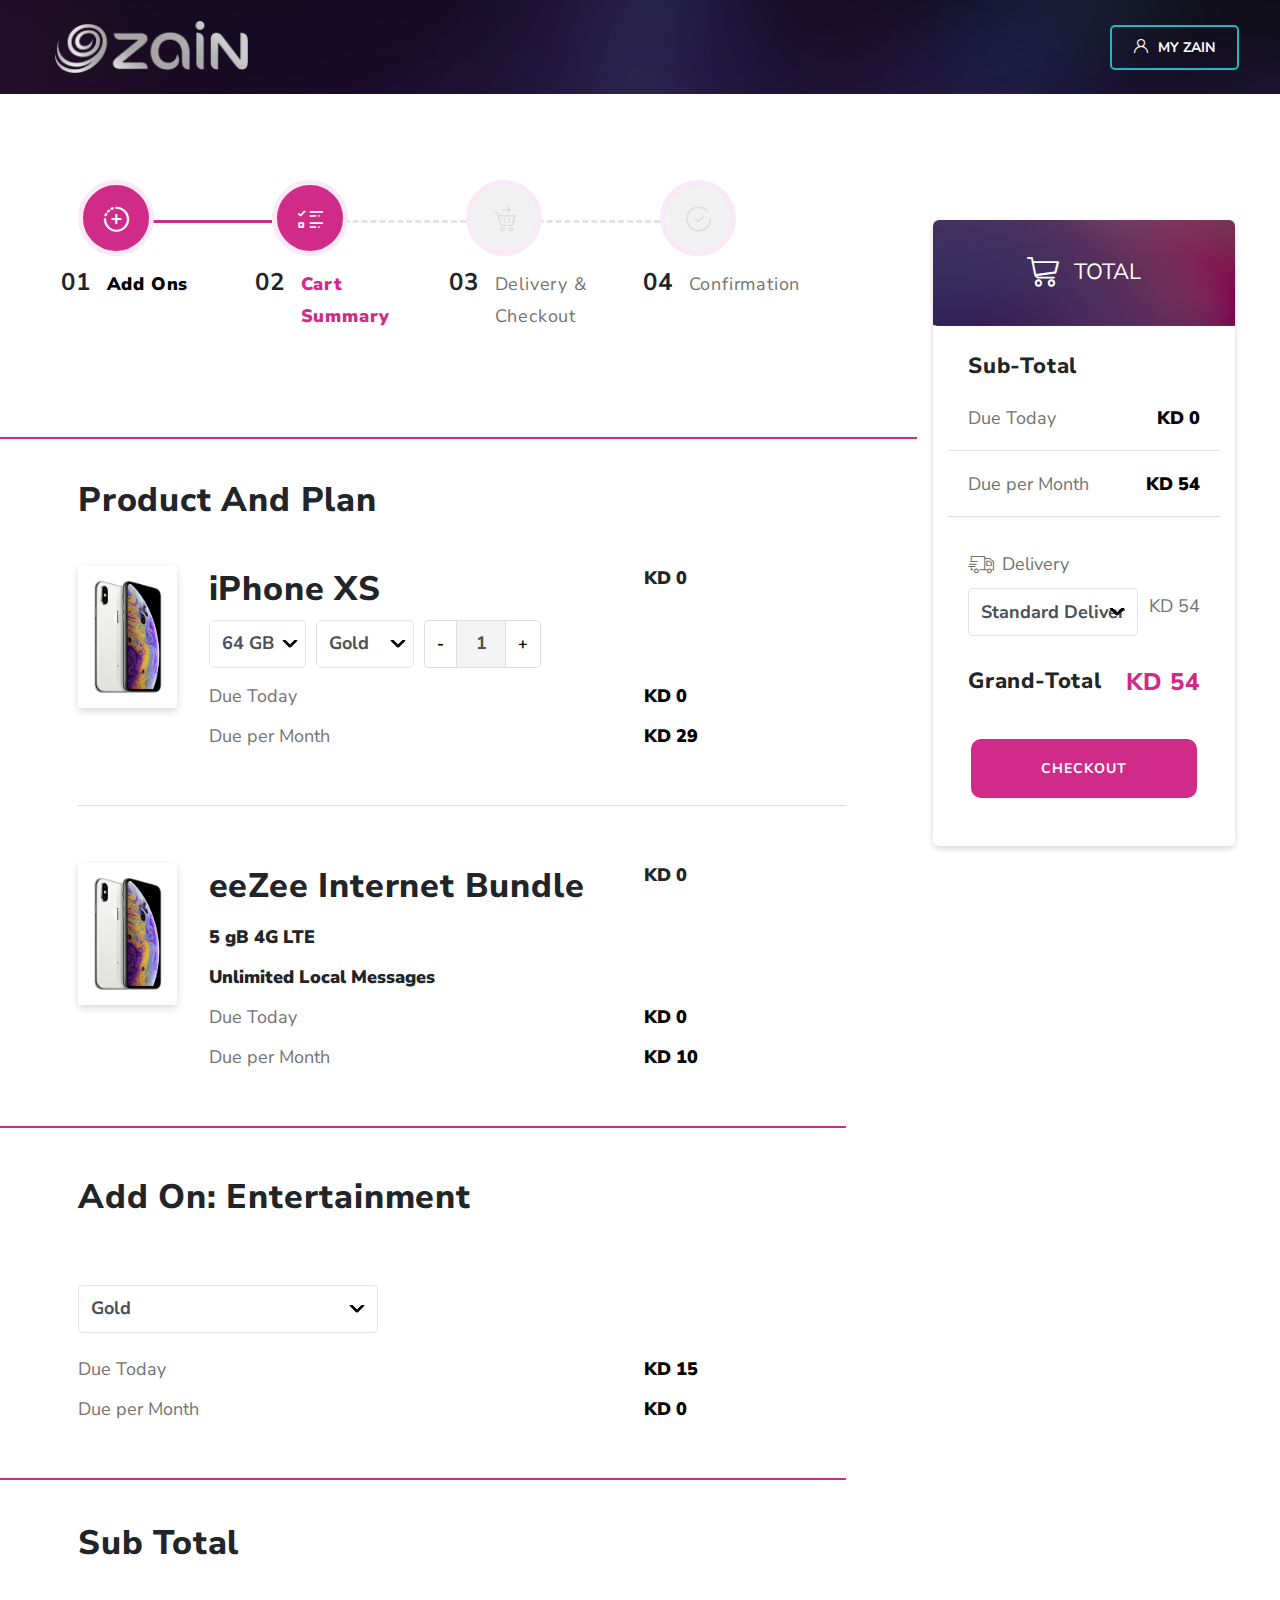
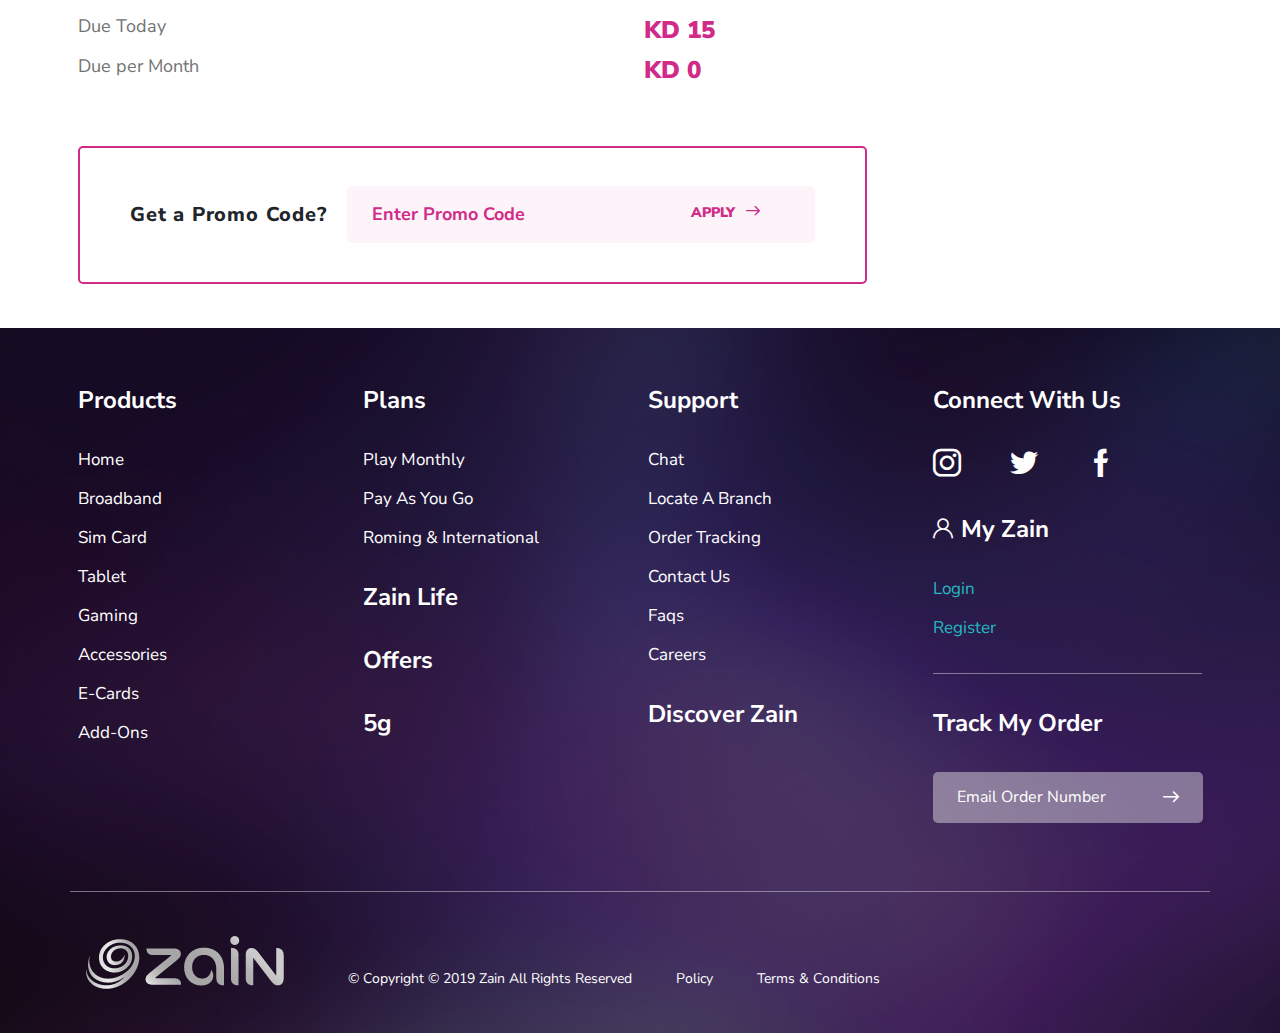
<file: cart-summary.html>
<!DOCTYPE html>

<html class="kw">

<head>
    <title>Tinext - Cart Summary</title>
    <meta charset="UTF-8">
    <meta content="initial-scale=1.0, width=device-width" name="viewport" />

    <!-- Style links -->
    <link
        href="https://fonts.googleapis.com/css?family=Nunito+Sans:200,200i,300,300i,400,400i,600,600i,700,700i,800,800i&display=swap"
        rel="stylesheet">
    <link rel="stylesheet" type="text/css" href="css/bootstrap.min.css" />
    <link rel="stylesheet" type="text/css" href="css/lf-main.css" />
    <link rel="stylesheet" type="text/css" href="css/custom.css" />

    <link rel="stylesheet" type="text/css" href="css/icon-fonts.css" />
    <!-- Style Links End -->

    <link rel="shortcut icon" type="image/png" href="images/favicon.png" />

</head>

<body class="controls-visible has-control-menu yui3-skin-sam signed-in public-page site closed">

    <div class="container-fluid" id="wrapper">

        <header class="banner">

            <!-- Header Content -->

            <div class="row c-mainheader header-sticky">
                <div class="col-lg-4 c-logo-container">
                    <a href="#" class="c-brand ml55"><img src="./images/logo@2x.png" width="193" alt="Brand Logo" /></a>
                </div>
                <div class="col-lg-4 c-navigation-container">
                    <nav class="navbar navbar-expand-lg bg-transparent py-3 shadow-sm">
                        <a href="#" class="navbar-brand font-weight-bold d-block d-lg-none">MegaMenu</a>
                        <button type="button" data-toggle="collapse" data-target="#navbarContent"
                            aria-controls="navbars" aria-expanded="false" aria-label="Toggle navigation"
                            class="navbar-toggler">
                            <span class="navbar-toggler-icon"></span>
                        </button>

                        <!-- In htis perticular page these items are not there -->
                        <!--   <div id="navbarContent" class="collapse navbar-collapse">
                            <ul class="navbar-nav mx-auto">
                                <li class="nav-item dropdown megamenu">
                                    <a id="megamneu" href="" data-toggle="dropdown" aria-haspopup="true"
                                        aria-expanded="false"
                                        class="nav-link dropdown-toggle font-weight-bold text-uppercase fs-24 cl-ffffff plr33"><i
                                            class="icon-Group-1573 mr10"></i>SHOP</a>
                                    <div aria-labelledby="megamneu" class="dropdown-menu rounded-0 border-0 p-0 m-0">
                                        <div class="container-fluid plr70">
                                            <div class="row bg-white rounded-0 m-0 shadow-sm">
                                                <div class="col-lg-7 col-xl-8">
                                                    <div class="ptb40 mlr-15">
                                                        <div class="row">
                                                            <div class="col-lg-3 mb-4 c-megamenu-list">
                                                                <h6
                                                                    class="font-weight-bold text-capitalize fs-24 font-weight-bold">
                                                                    <i class="icon-save-money --icon mr10"></i>plans
                                                                </h6>
                                                                <ul class="list-unstyled">
                                                                    <li class="nav-item"><a href=""
                                                                            class="nav-link text-small pb-0 fs-19 cl-727272">Play
                                                                            Monthly</a></li>
                                                                    <li class="nav-item"><a href=""
                                                                            class="nav-link text-small pb-0 fs-19 cl-727272">Pay
                                                                            As You Go</a></li>
                                                                    <li class="nav-item"><a href=""
                                                                            class="nav-link text-small pb-0 fs-19 cl-727272">Roming
                                                                            & International</a></li>
                                                                </ul>
                                                            </div>
                                                            <div class="col-lg-3 mb-4 c-megamenu-list">
                                                                <h6
                                                                    class="font-weight-bold text-capitalize fs-24 font-weight-bold">
                                                                    <i class="icon-smartphone --icon mr10"></i>Products
                                                                </h6>
                                                                <ul class="list-unstyled">
                                                                    <li class="nav-item"><a href=""
                                                                            class="nav-link text-small pb-0 fs-19 cl-727272">Smartphone</a>
                                                                    </li>
                                                                    <li class="nav-item"><a href=""
                                                                            class="nav-link text-small pb-0 fs-19 cl-727272">HomeBroadband</a>
                                                                    </li>
                                                                    <li class="nav-item"><a href=""
                                                                            class="nav-link text-small pb-0 fs-19 cl-727272">SIM
                                                                            Card</a></li>
                                                                    <li class="nav-item"><a href=""
                                                                            class="nav-link text-small pb-0 fs-19 cl-727272">Tablet</a>
                                                                    </li>
                                                                    <li class="nav-item"><a href=""
                                                                            class="nav-link text-small pb-0 fs-19 cl-727272">Gaming</a>
                                                                    </li>
                                                                    <li class="nav-item"><a href=""
                                                                            class="nav-link text-small pb-0 fs-19 cl-727272">Accessories</a>
                                                                    </li>
                                                                    <li class="nav-item"><a href=""
                                                                            class="nav-link text-small pb-0 fs-19 cl-727272">E-Cards</a>
                                                                    </li>
                                                                    <li class="nav-item"><a href=""
                                                                            class="nav-link text-small pb-0 fs-19 cl-727272">Add-ons</a>
                                                                    </li>
                                                                </ul>
                                                            </div>
                                                            <div class="col-lg-3 mb-4 c-megamenu-list">
                                                                <h6
                                                                    class="font-weight-bold text-capitalize fs-24 font-weight-bold">
                                                                    <i class="icon-smart-home --icon mr10"></i>Zain Life
                                                                </h6>
                                                                <ul class="list-unstyled">
                                                                    <li class="nav-item"><a href=""
                                                                            class="nav-link text-small pb-0 fs-19 cl-727272">Smart
                                                                            Home</a></li>
                                                                    <li class="nav-item"><a href=""
                                                                            class="nav-link text-small pb-0 fs-19 cl-727272">Health</a>
                                                                    </li>
                                                                    <li class="nav-item"><a href=""
                                                                            class="nav-link text-small pb-0 fs-19 cl-727272">Lifestyle</a>
                                                                    </li>
                                                                    <li class="nav-item"><a href=""
                                                                            class="nav-link text-small pb-0 fs-19 cl-727272">Entertainment</a>
                                                                    </li>
                                                                </ul>
                                                            </div>
                                                            <div class="col-lg-3 mb-4 c-megamenu-list">
                                                                <h6
                                                                    class="font-weight-bold text-capitalize fs-24 font-weight-bold">
                                                                    <i class="icon-offers --icon mr10"></i>Offers</h6>
                                                                <ul class="list-unstyled">
                                                                    <li class="nav-item"><a href=""
                                                                            class="nav-link text-small pb-0 fs-19 cl-727272">Existing
                                                                            Customer Offers</a></li>
                                                                    <li class="nav-item"><a href=""
                                                                            class="nav-link text-small pb-0 fs-19 cl-727272">All
                                                                            Offers & Promotions</a></li>
                                                                </ul>
                                                            </div>
                                                        </div>
                                                    </div>
                                                </div>
                                                <div class="col-lg-5 col-xl-4 ptb40 mlr-15 d-none d-lg-block">
                                                    <div class="text-right position-relative c-megamenu-media">
                                                        <img src="./images/menu.png" />
                                                        <div class="c-megamenu-imgtxt">
                                                            <p class="text-left fs-34 font-weight-bold"><span
                                                                    class="plr10 cl-ffffff">Apple Watch S4</span></p>
                                                            <p class="text-left fs-34 font-weight-bold"><span
                                                                    class="plr10 cl-ffffff">44mm Celular</span></p>
                                                            <button class="btn btn-pc-3 d-block mt18" type="button">BUY
                                                                NOW</button>
                                                        </div>
                                                    </div>
                                                </div>
                                            </div>
                                        </div>
                                    </div>
                                </li>
                                <li class="nav-item"><a href=""
                                        class="nav-link font-weight-bold text-uppercase fs-24 cl-ffffff plr33"><i
                                            class="icon-headphones-with-mic mr10"></i>SUPPORT</a>
                                </li>
                                <li class="nav-item"><a href=""
                                        class="nav-link font-weight-bold text-uppercase fs-24 cl-ffffff plr33"><i
                                            class="icon-Group-1561 mr10"></i>5G</a></li>
                            </ul>
                        </div> -->
                    </nav>
                </div>
                <div class="col-lg-4 c-rightlinks-container">
                    <div class="c-headerRight mr55 text-right">

                        <!-- In htis perticular page these items are not there -->

                        <!-- <a href="#" class="plr33 fs-28 cl-ffffff"><i class="icon-magnifying-glass"></i></a> -->
                        <!-- <a href="#" class="plr33 fs-28 cl-ffffff"><i class="icon-checkout"></i></a> -->
                        <!-- <a href="#" class="plr33 fs-28 no-border cl-ffffff"><i class="icon-favorite-heart-button"></i></a> -->
                        <button class="btn btn-pc-5" type="button"><i class="icon-user-4 mr10"></i>My ZAIN</button>
                    </div>
                </div>
            </div>

            <!-- Header Content End -->

        </header>

        <section class="content">

            <!-- Main Content Area -->
            <div class="c-mediyarow">

                <div class="columns-1">
                    <div class="portlet-layout row">
                        <div class="col-md-12 portlet-column portlet-column-only yui3-dd-drop">
                            <div class="portlet-dropzone portlet-column-content portlet-column-content-only pl-0 pr-0">

                                <!-- 7.1 2column layout  -->
                                <div class="common-2-col container" id="main-content" role="main">
                                    <div class="portlet-layout row">
                                        <div class="col-md-9 portlet-column portlet-column-first" id="column-1">

                                            <!-- status bar -->
                                            <div class="progress_sect seperator-line-container">
                                                <ul class="cart_status_bar">
                                                    <li class="step completed">
                                                        <span><i class="icon-button"></i></span>
                                                        <h4 class="d-flex">
                                                            <div class="mr-3">01</div>
                                                            <div> <small>Add Ons</small></div>
                                                        </h4>
                                                    </li>

                                                    <li class="step active">
                                                        <span><i class="icon-checklist"></i></span>
                                                        <h4 class="d-flex">
                                                            <div class="mr-3">02</div>
                                                            <div class="text-left">
                                                                <small>Cart Summary</small></div>
                                                        </h4>
                                                    </li>

                                                    <li class="step">
                                                        <span><i class="icon-checkout1"></i></span>
                                                        <h4 class="d-flex">
                                                            <div class="mr-3">03</div>
                                                            <div class="text-left"><small>Delivery & checkout</small>
                                                            </div>
                                                        </h4>
                                                    </li>

                                                    <li class="step">
                                                        <span><i class="icon-confirmation"></i></span>
                                                        <h4 class="d-flex">
                                                            <div class="mr-3">04</div>
                                                            <div><small>Confirmation</small></div>
                                                        </h4>
                                                    </li>
                                                </ul>
                                            </div>
                                            <div class="row">
                                                <div class="col-md-11">
                                                    <!-- product and Plan -->
                                                    <div class="product_plan_sect seperator-line-container">
                                                        <h3 class="fs-34 text-capitalize">Product and Plan</h3>
                                                        <div class="product-list-wrap">

                                                            <!-- start Product List -->

                                                            <div class="product">
                                                                <div class="row">
                                                                    <div class="col-2 pr-4">
                                                                        <div class="product-img">
                                                                            <img src="./images/Iphone.png" alt="">
                                                                        </div>
                                                                    </div>
                                                                    <div class="col-10 product-data">

                                                                        <div class="row">
                                                                            <h3 class="col-8 text-t-none fs-34">
                                                                                iPhone XS
                                                                            </h3>

                                                                            <span class="col-3">
                                                                                <b>KD 0</b>
                                                                            </span>
                                                                        </div>

                                                                        <div class="form-row">
                                                                            <div class="form-group col-sm-2">
                                                                                <select name="size" class="form-control"
                                                                                    id="">
                                                                                    <option value="64">64 GB</option>
                                                                                    <option value="32">32 GB</option>
                                                                                </select>
                                                                                <span class="downarrow"></span>
                                                                            </div>
                                                                            <div class="form-group col-sm-2">
                                                                                <select name="color"
                                                                                    class="form-control" id="">
                                                                                    <option value="gold">Gold</option>
                                                                                    <option value="black">Black</option>
                                                                                    <option value="white">White</option>
                                                                                </select>
                                                                                <span class="downarrow"></span>
                                                                            </div>
                                                                            <div
                                                                                class="form-group custom-number-input col-sm-3">
                                                                                <button class="btn btn-minus">-</button>
                                                                                <input type="text" class="form-control"
                                                                                    readonly value="1" maxlength="10"
                                                                                    minlength="1">
                                                                                <button class="btn btn-plus">+</button>

                                                                            </div>
                                                                        </div>

                                                                        <div class="payment_opts ">
                                                                            <div class="row">
                                                                                <p class="col-8">Due Today</p>
                                                                                <span
                                                                                    class="col-3 float-right cl-000000"><b>KD
                                                                                        0</b></span>

                                                                                <p class="col-8 mb-0">Due per Month</p>
                                                                                <span
                                                                                    class="col-3 float-right cl-000000"><b>KD
                                                                                        29</b></span>
                                                                            </div>
                                                                        </div>

                                                                    </div>
                                                                </div>
                                                            </div>

                                                            <!-- product -2  -->
                                                            <div class="product">
                                                                <div class="row">
                                                                    <div class="col-2 pr-4">
                                                                        <div class="product-img">
                                                                            <img src="./images/Iphone.png" alt="">
                                                                        </div>
                                                                    </div>
                                                                    <div class="col-10 product-data">

                                                                        <div class="row">
                                                                            <h3 class="col-8 text-t-none mb-3  fs-34">
                                                                                eeZee
                                                                                Internet
                                                                                Bundle</h3>

                                                                            <span class="col-3">
                                                                                <b>KD 0</b>
                                                                            </span>
                                                                        </div>

                                                                        <div class="product-desc">
                                                                            <p><b>5 gB 4G LTE</b></p>
                                                                            <p><b>Unlimited Local Messages</b></p>
                                                                        </div>


                                                                        <div class="payment_opts ">
                                                                            <div class="row">
                                                                                <p class="col-8">Due Today</p>
                                                                                <span
                                                                                    class="col-3 float-right cl-000000"><b>KD
                                                                                        0</b></span>

                                                                                <p class="col-8 mb-0">Due per Month</p>
                                                                                <span
                                                                                    class="col-3 float-right cl-000000"><b>KD
                                                                                        10</b></span>
                                                                            </div>
                                                                        </div>

                                                                    </div>
                                                                </div>
                                                            </div>

                                                            <!-- End Product List -->
                                                        </div>
                                                    </div>

                                                    <!-- Add on Entertainment -->
                                                    <div class="add_on_sect seperator-line-container">

                                                        <div class="add_on-list-wrapper mt-3">
                                                            <h3 class="text-capitalize fs-34">Add on: Entertainment</h3>

                                                            <!-- Addon item-1 -->
                                                            <div class="add_on-list-item">
                                                                <div class="form-group mb-4">
                                                                    <select name="color2" class="form-control" id="">
                                                                        <option value="gold">Gold</option>
                                                                        <option value="black">Black</option>
                                                                        <option value="white">White</option>
                                                                    </select>
                                                                    <span class="downarrow"></span>
                                                                </div>

                                                                <div class="payment_opts">
                                                                    <div class="row">
                                                                        <p class="col-9">Due Today</p>
                                                                        <span class="col-2 float-right cl-000000"><b>KD
                                                                                15</b></span>

                                                                        <p class="col-9 mb-0">Due per Month</p>
                                                                        <span class="col-2 float-right cl-000000"><b>KD
                                                                                0</b></span>
                                                                    </div>
                                                                </div>
                                                            </div>

                                                        </div>
                                                    </div>

                                                    <!-- Sub Total -->
                                                    <div class="sub_total">
                                                        <h3 class="text-capitalize mb-5 fs-34">Sub Total</h3>

                                                        <div class="payment_opts">
                                                            <div class="row">
                                                                <p class="col-9">Due Today</p>
                                                                <div class="col-2 float-right cl-d12b8a fs-24"><b>KD
                                                                        15</b></div>

                                                                <p class="col-9 mb-0">Due per Month</p>
                                                                <div class="col-2 float-right cl-d12b8a fs-24"><b>KD
                                                                        0</b></div>
                                                            </div>
                                                        </div>

                                                        <div class="promo-code">
                                                            <h4 class="mb-0 fs-20">Get a Promo Code?</h4>
                                                            <div class="input-wrapper mb-0">
                                                                <input type="text" name=""
                                                                    class="form-control promocode-input"
                                                                    placeholder="Enter Promo Code">
                                                                <a href="#" class="promo-link">APPLY&ensp;
                                                                    <i class="icon-arrow-pointing-to-right"></i>
                                                                </a>
                                                            </div>
                                                        </div>

                                                    </div>

                                                </div>
                                            </div>

                                        </div>

                                        <div class="col-md-3 portlet-column portlet-column-last" id="column-2">

                                            <div class="card checkout-card">
                                                <div class="card-header text-center">
                                                    <p class="mb-0"><i
                                                            class="icon-empty-shopping-card fs-24"></i><span>Total</span>
                                                    </p>
                                                </div>
                                                <div class="card-body">
                                                    <h4 class="checkout-title">Sub-Total</h4>
                                                    <div class="sub-total">
                                                        <p>Due Today
                                                            <span class="float-right cl-000000">
                                                                <b>KD 0</b>
                                                            </span>
                                                        </p>
                                                        <p>Due per Month
                                                            <span class="float-right cl-000000">
                                                                <b>KD 54</b>
                                                            </span>
                                                        </p>
                                                    </div>

                                                    <div class="delivery row">
                                                        <div class="col-9">
                                                            <div class="form-group">
                                                                <label>
                                                                    <i class="icon-delivery-truck-1 mr-2"></i>Delivery
                                                                </label>
                                                                <select name="options" class="form-control">
                                                                    <option value="">Standard Delivery</option>
                                                                    <option value="">Opt 2</option>
                                                                    <option value="">Opt 3</option>
                                                                </select>
                                                                <span class="downarrow"></span>
                                                            </div>
                                                        </div>
                                                        <div class="col-3 pl-0">
                                                            <span
                                                                class="right-label float-right cl-727272 fs-18 mt-2">KD
                                                                54</span>
                                                        </div>
                                                    </div>

                                                    <div class="grand-total row">
                                                        <div class="col-8">
                                                            <h4 class="float-left text-capitalize">Grand-Total</h4>
                                                        </div>
                                                        <div class="col-4 pl-0 text-right">
                                                            <h3 class="cl-d12b8a">KD 54</h3>
                                                        </div>


                                                    </div>

                                                </div>

                                                <div class="card-action text-center">

                                                    <button class="btn btn-pc-3 mb-4">Checkout</button>

                                                </div>

                                            </div>

                                        </div>
                                    </div>
                                </div>

                            </div>
                        </div>
                    </div>
                </div>

            </div>
            <!-- Main Content Area End -->

        </section>


        <!-- Footer Content -->

        <footer id="footer" role="contentinfo">

            <!-- Footer Content -->
            <section class="c-footer row">

                <div class="container">

                    <div class="row mb50">

                        <div class="col-lg-3">
                            <div class="c-footer__list">
                                <ul>
                                    <li class="c-footer__list--title">Products</li>
                                    <li><a href="#">Home</a></li>
                                    <li><a href="#">Broadband</a></li>
                                    <li><a href="#">Sim Card</a></li>
                                    <li><a href="#">Tablet</a></li>
                                    <li><a href="#">Gaming</a></li>
                                    <li><a href="#">Accessories</a></li>
                                    <li><a href="#">E-Cards</a></li>
                                    <li><a href="#">Add-Ons</a></li>
                                </ul>
                            </div>
                        </div>
                        <div class="col-lg-3">
                            <div class="c-footer__list">
                                <ul>
                                    <li class="c-footer__list--title">Plans</li>
                                    <li><a href="#">Play Monthly</a></li>
                                    <li><a href="#">Pay As You Go</a></li>
                                    <li><a href="#">Roming & International</a></li>
                                    <li class="c-footer__list--title">Zain Life</li>
                                    <li class="c-footer__list--title">Offers</li>
                                    <li class="c-footer__list--title">5g</li>
                                </ul>
                            </div>
                        </div>
                        <div class="col-lg-3">
                            <div class="c-footer__list">
                                <ul>
                                    <li class="c-footer__list--title">Support</li>
                                    <li><a href="#">Chat</a></li>
                                    <li><a href="#">Locate A Branch</a></li>
                                    <li><a href="#">Order Tracking</a></li>
                                    <li><a href="#">Contact Us</a></li>
                                    <li><a href="#">Faqs</a></li>
                                    <li><a href="#">Careers</a></li>
                                    <li class="c-footer__list--title">Discover Zain</li>
                                </ul>
                            </div>
                        </div>
                        <div class="col-lg-3">
                            <div class="c-footer__list">
                                <ul>
                                    <li class="c-footer__list--title">Connect With Us</li>
                                    <li>
                                        <a href="#" class="c-sociallink"><i
                                                class="icon-Group-1564 fs-28 cl-ffffff mr45"></i></a>
                                        <a href="#" class="c-sociallink"><i
                                                class="icon-twitter fs-28 cl-ffffff mr45"></i></a>
                                        <a href="#" class="c-sociallink"><i
                                                class="icon-facebook fs-28 cl-ffffff"></i></a>
                                    </li>
                                    <li class="c-footer__list--title"><i class="icon-user-4 mr-2 fs-20"></i>My Zain</li>
                                    <li><a href="#" class="--blue">Login</a></li>
                                    <li><a href="#" class="--blue">Register</a></li>
                                    <li class="c-footer__list--title">
                                        <div class="c-footer-sepline"></div>
                                    </li>
                                    <li class="c-footer__list--title">Track My Order</li>
                                    <li>
                                        <div class="c-trackorder">
                                            <label class="sr-only" for="inlineFormInputGroup">Username</label>
                                            <div class="input-group mb-2">
                                                <input type="text" class="form-control" id="inlineFormInputGroup"
                                                    placeholder="Email Order Number">
                                                <div class="input-group-postpend">
                                                    <div class="input-group-text"><i
                                                            class="icon-arrow-pointing-to-right"></i></div>
                                                </div>
                                            </div>
                                        </div>
                                    </li>
                                </ul>
                            </div>
                        </div>
                    </div>


                </div>
                <div class="container-fluid">
                    <div class="row c-mainfooter c-footer-sepline">
                        <div class="col-lg-12">
                            <div class="container">
                                <ul class="c-footer-list--sab">
                                    <li>
                                        <img src="images/logo@2x.png" />
                                    </li>
                                    <li>
                                        <p>© Copyright © 2019 Zain All Rights Reserved</p>
                                    </li>
                                    <li><a href="#">Policy</a></li>
                                    <li><a href="#">Terms & Conditions</a></li>
                                </ul>
                            </div>
                        </div>
                    </div>
                </div>

            </section>
            <!-- Footer Content End -->

        </footer>

        <div class="c-bodyoverlay"></div>

    </div>
    <!-- Script Files load -->
    <script src="javascript/jquery-v3.3.1.js"></script>
    <script src="javascript/typeahead.bundle.min.js"></script>
    <script src="javascript/bootstrap.min.js"></script>
    <script src="javascript/custom.js"></script>
    <!-- Script Files load End -->
</body>

</html>
</file>
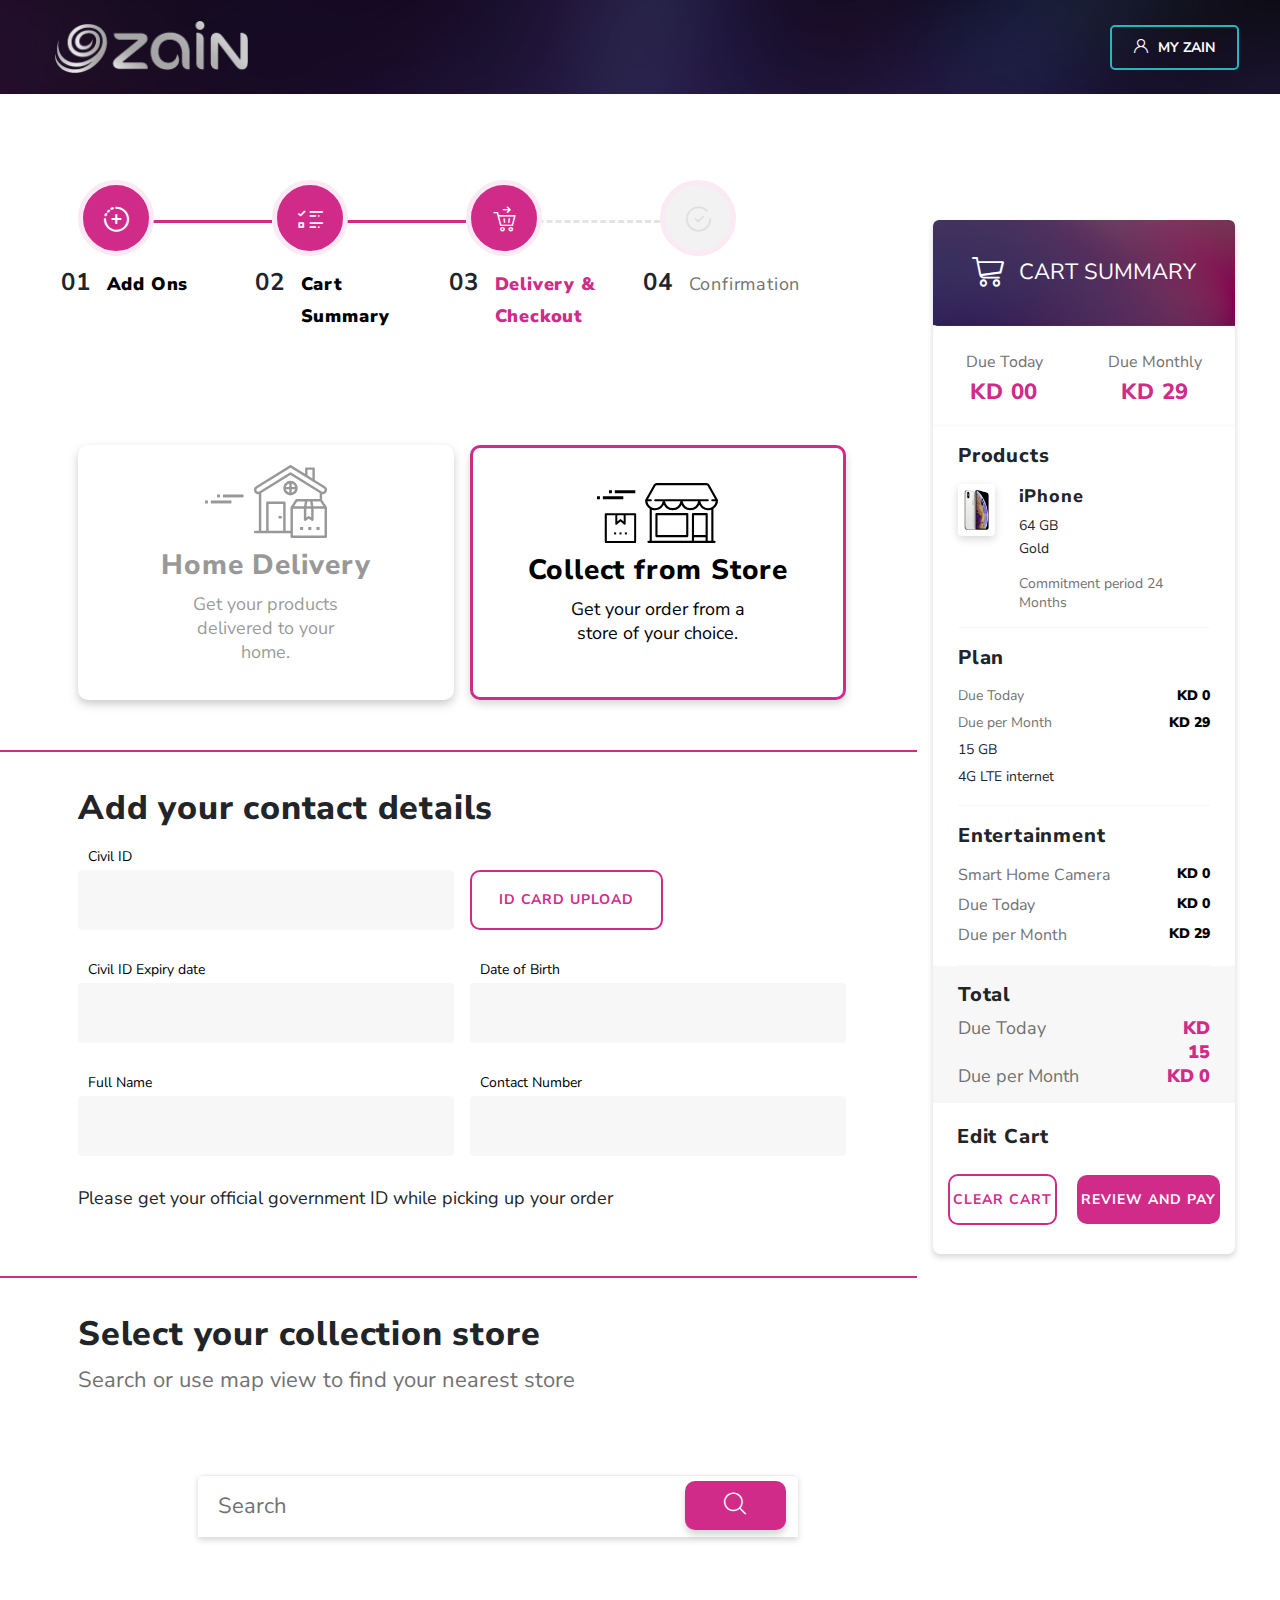
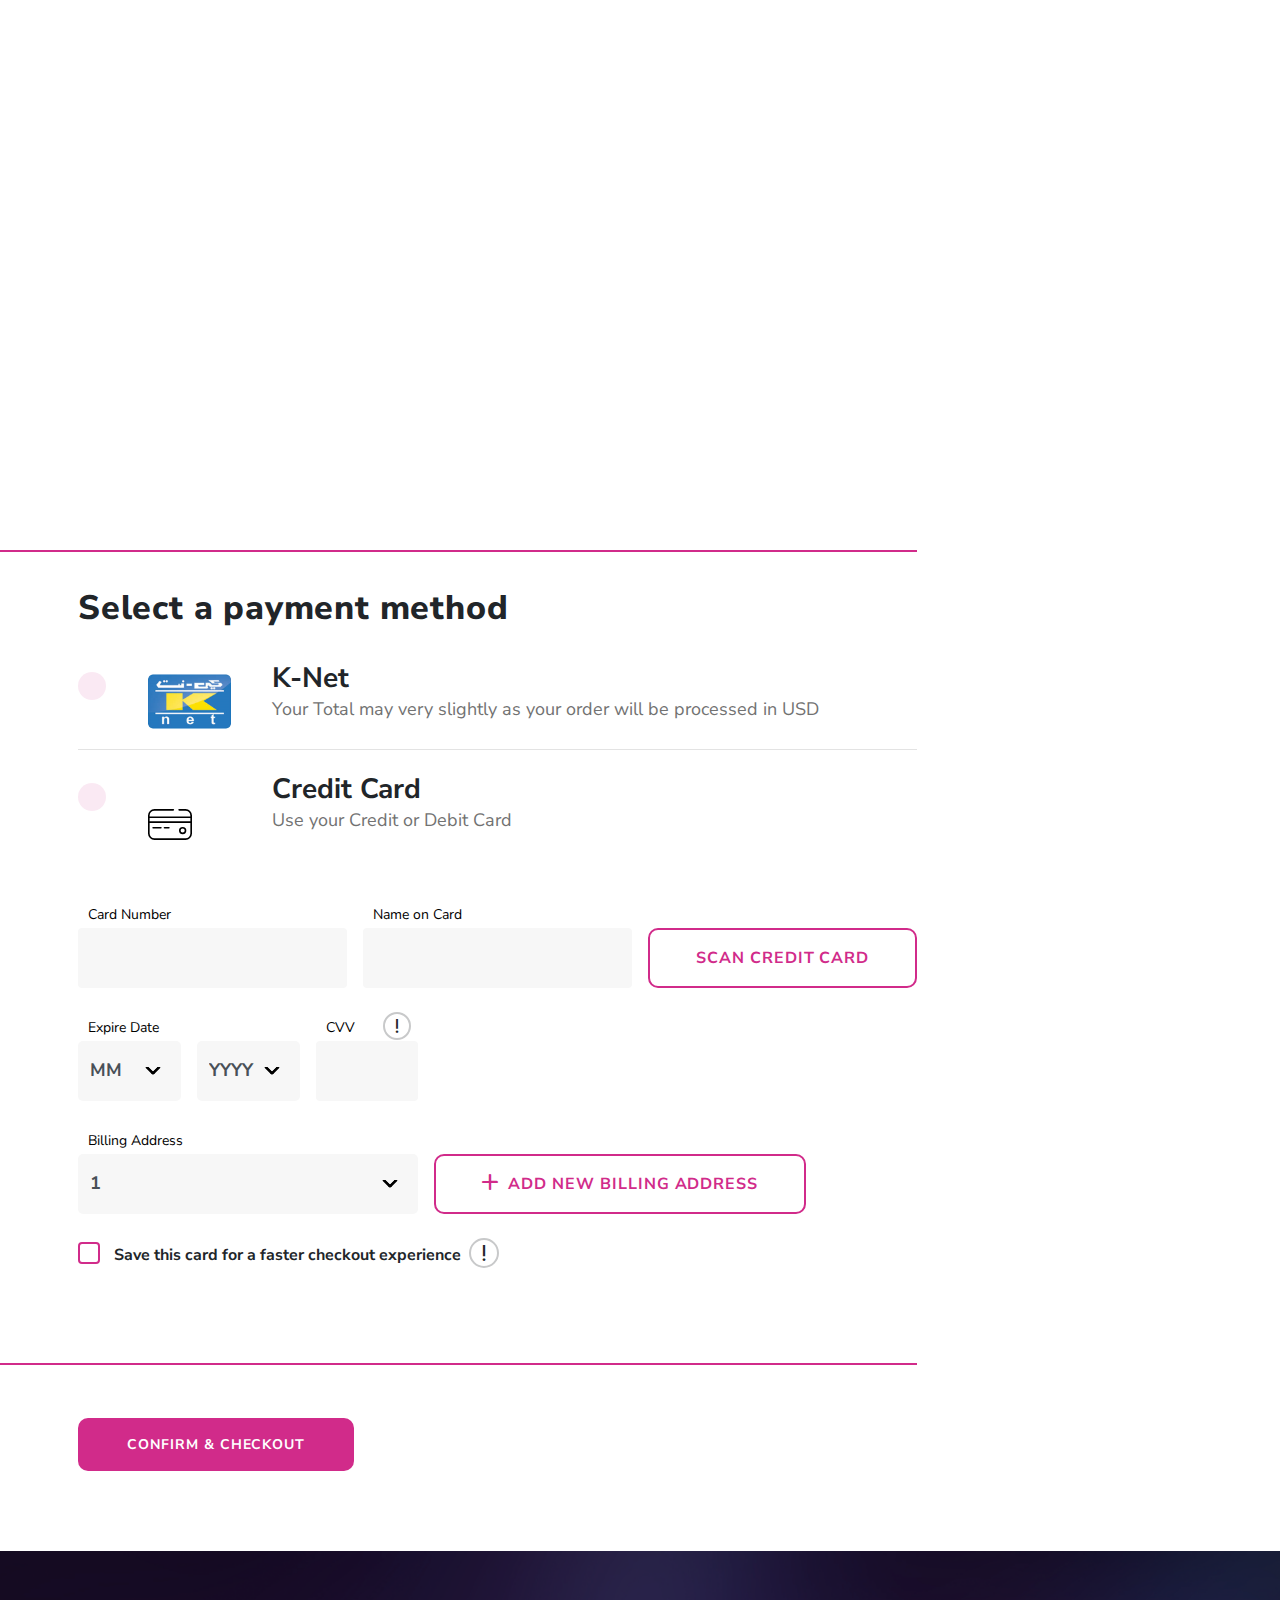
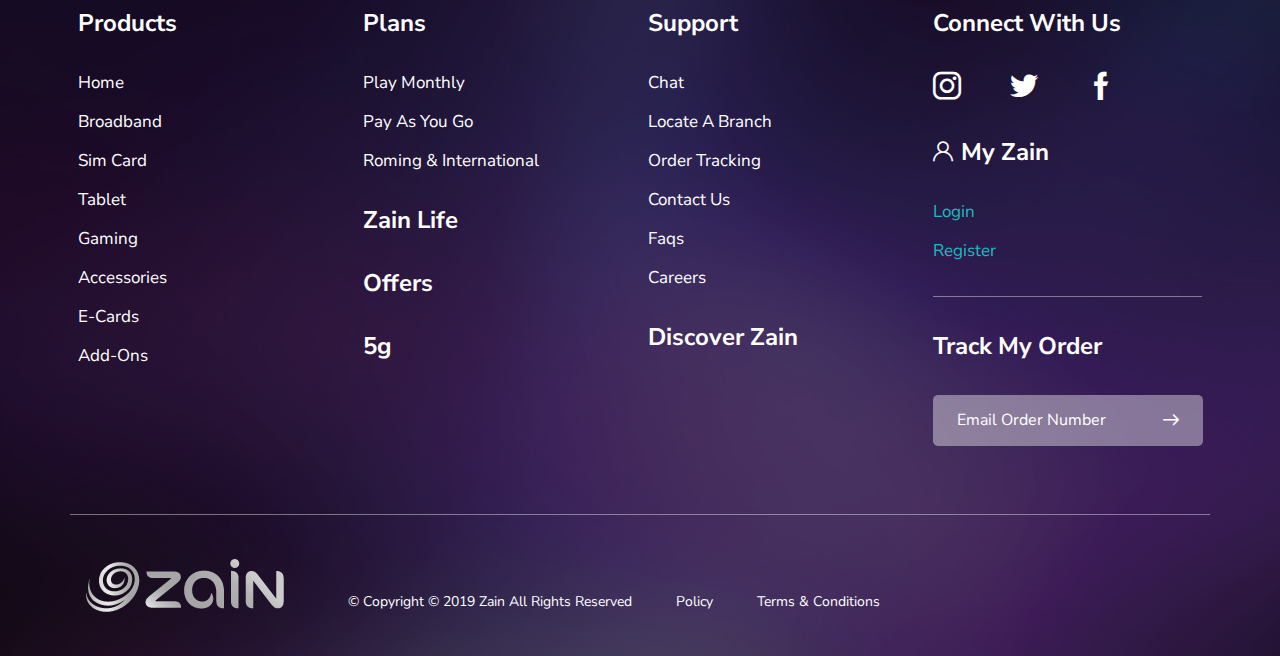
<file: delivery_checkout.html>
<!DOCTYPE html>

<html class="kw">

<head>
    <title>Tinext - Delivery and checkout</title>
    <meta charset="UTF-8">
    <meta content="initial-scale=1.0, width=device-width" name="viewport" />

    <!-- Style links -->
    <link
        href="https://fonts.googleapis.com/css?family=Nunito+Sans:200,200i,300,300i,400,400i,600,600i,700,700i,800,800i&display=swap"
        rel="stylesheet">
    <link rel="stylesheet" type="text/css" href="css/bootstrap.min.css" />
    <link rel="stylesheet" type="text/css" href="css/lf-main.css" />
    <link rel="stylesheet" type="text/css" href="css/custom.css" />

    <link rel="stylesheet" type="text/css" href="css/icon-fonts.css" />
    <!-- Style Links End -->

    <link rel="shortcut icon" type="image/png" href="images/favicon.png" />

</head>

<body class="controls-visible has-control-menu yui3-skin-sam signed-in public-page site closed">

    <div class="container-fluid" id="wrapper">

        <header class="banner">

            <!-- Header Content -->

            <div class="row c-mainheader header-sticky">
                <div class="col-lg-4 c-logo-container">
                    <a href="#" class="c-brand ml55"><img src="./images/logo@2x.png" width="193" alt="Brand Logo" /></a>
                </div>
                <div class="col-lg-4 c-navigation-container">
                    <nav class="navbar navbar-expand-lg bg-transparent py-3 shadow-sm">
                        <a href="#" class="navbar-brand font-weight-bold d-block d-lg-none">MegaMenu</a>
                        <button type="button" data-toggle="collapse" data-target="#navbarContent"
                            aria-controls="navbars" aria-expanded="false" aria-label="Toggle navigation"
                            class="navbar-toggler">
                            <span class="navbar-toggler-icon"></span>
                        </button>

                        <!-- In htis perticular page these items are not there -->
                        <!--   <div id="navbarContent" class="collapse navbar-collapse">
                            <ul class="navbar-nav mx-auto">
                                <li class="nav-item dropdown megamenu">
                                    <a id="megamneu" href="" data-toggle="dropdown" aria-haspopup="true"
                                        aria-expanded="false"
                                        class="nav-link dropdown-toggle font-weight-bold text-uppercase fs-24 cl-ffffff plr33"><i
                                            class="icon-Group-1573 mr10"></i>SHOP</a>
                                    <div aria-labelledby="megamneu" class="dropdown-menu rounded-0 border-0 p-0 m-0">
                                        <div class="container-fluid plr70">
                                            <div class="row bg-white rounded-0 m-0 shadow-sm">
                                                <div class="col-lg-7 col-xl-8">
                                                    <div class="ptb40 mlr-15">
                                                        <div class="row">
                                                            <div class="col-lg-3 mb-4 c-megamenu-list">
                                                                <h6
                                                                    class="font-weight-bold text-capitalize fs-24 font-weight-bold">
                                                                    <i class="icon-save-money --icon mr10"></i>plans
                                                                </h6>
                                                                <ul class="list-unstyled">
                                                                    <li class="nav-item"><a href=""
                                                                            class="nav-link text-small pb-0 fs-19 cl-727272">Play
                                                                            Monthly</a></li>
                                                                    <li class="nav-item"><a href=""
                                                                            class="nav-link text-small pb-0 fs-19 cl-727272">Pay
                                                                            As You Go</a></li>
                                                                    <li class="nav-item"><a href=""
                                                                            class="nav-link text-small pb-0 fs-19 cl-727272">Roming
                                                                            & International</a></li>
                                                                </ul>
                                                            </div>
                                                            <div class="col-lg-3 mb-4 c-megamenu-list">
                                                                <h6
                                                                    class="font-weight-bold text-capitalize fs-24 font-weight-bold">
                                                                    <i class="icon-smartphone --icon mr10"></i>Products
                                                                </h6>
                                                                <ul class="list-unstyled">
                                                                    <li class="nav-item"><a href=""
                                                                            class="nav-link text-small pb-0 fs-19 cl-727272">Smartphone</a>
                                                                    </li>
                                                                    <li class="nav-item"><a href=""
                                                                            class="nav-link text-small pb-0 fs-19 cl-727272">HomeBroadband</a>
                                                                    </li>
                                                                    <li class="nav-item"><a href=""
                                                                            class="nav-link text-small pb-0 fs-19 cl-727272">SIM
                                                                            Card</a></li>
                                                                    <li class="nav-item"><a href=""
                                                                            class="nav-link text-small pb-0 fs-19 cl-727272">Tablet</a>
                                                                    </li>
                                                                    <li class="nav-item"><a href=""
                                                                            class="nav-link text-small pb-0 fs-19 cl-727272">Gaming</a>
                                                                    </li>
                                                                    <li class="nav-item"><a href=""
                                                                            class="nav-link text-small pb-0 fs-19 cl-727272">Accessories</a>
                                                                    </li>
                                                                    <li class="nav-item"><a href=""
                                                                            class="nav-link text-small pb-0 fs-19 cl-727272">E-Cards</a>
                                                                    </li>
                                                                    <li class="nav-item"><a href=""
                                                                            class="nav-link text-small pb-0 fs-19 cl-727272">Add-ons</a>
                                                                    </li>
                                                                </ul>
                                                            </div>
                                                            <div class="col-lg-3 mb-4 c-megamenu-list">
                                                                <h6
                                                                    class="font-weight-bold text-capitalize fs-24 font-weight-bold">
                                                                    <i class="icon-smart-home --icon mr10"></i>Zain Life
                                                                </h6>
                                                                <ul class="list-unstyled">
                                                                    <li class="nav-item"><a href=""
                                                                            class="nav-link text-small pb-0 fs-19 cl-727272">Smart
                                                                            Home</a></li>
                                                                    <li class="nav-item"><a href=""
                                                                            class="nav-link text-small pb-0 fs-19 cl-727272">Health</a>
                                                                    </li>
                                                                    <li class="nav-item"><a href=""
                                                                            class="nav-link text-small pb-0 fs-19 cl-727272">Lifestyle</a>
                                                                    </li>
                                                                    <li class="nav-item"><a href=""
                                                                            class="nav-link text-small pb-0 fs-19 cl-727272">Entertainment</a>
                                                                    </li>
                                                                </ul>
                                                            </div>
                                                            <div class="col-lg-3 mb-4 c-megamenu-list">
                                                                <h6
                                                                    class="font-weight-bold text-capitalize fs-24 font-weight-bold">
                                                                    <i class="icon-offers --icon mr10"></i>Offers</h6>
                                                                <ul class="list-unstyled">
                                                                    <li class="nav-item"><a href=""
                                                                            class="nav-link text-small pb-0 fs-19 cl-727272">Existing
                                                                            Customer Offers</a></li>
                                                                    <li class="nav-item"><a href=""
                                                                            class="nav-link text-small pb-0 fs-19 cl-727272">All
                                                                            Offers & Promotions</a></li>
                                                                </ul>
                                                            </div>
                                                        </div>
                                                    </div>
                                                </div>
                                                <div class="col-lg-5 col-xl-4 ptb40 mlr-15 d-none d-lg-block">
                                                    <div class="text-right position-relative c-megamenu-media">
                                                        <img src="./images/menu.png" />
                                                        <div class="c-megamenu-imgtxt">
                                                            <p class="text-left fs-34 font-weight-bold"><span
                                                                    class="plr10 cl-ffffff">Apple Watch S4</span></p>
                                                            <p class="text-left fs-34 font-weight-bold"><span
                                                                    class="plr10 cl-ffffff">44mm Celular</span></p>
                                                            <button class="btn btn-pc-3 d-block mt18" type="button">BUY
                                                                NOW</button>
                                                        </div>
                                                    </div>
                                                </div>
                                            </div>
                                        </div>
                                    </div>
                                </li>
                                <li class="nav-item"><a href=""
                                        class="nav-link font-weight-bold text-uppercase fs-24 cl-ffffff plr33"><i
                                            class="icon-headphones-with-mic mr10"></i>SUPPORT</a>
                                </li>
                                <li class="nav-item"><a href=""
                                        class="nav-link font-weight-bold text-uppercase fs-24 cl-ffffff plr33"><i
                                            class="icon-Group-1561 mr10"></i>5G</a></li>
                            </ul>
                        </div> -->
                    </nav>
                </div>
                <div class="col-lg-4 c-rightlinks-container">
                    <div class="c-headerRight mr55 text-right">

                        <!-- In htis perticular page these items are not there -->

                        <!-- <a href="#" class="plr33 fs-28 cl-ffffff"><i class="icon-magnifying-glass"></i></a> -->
                        <!-- <a href="#" class="plr33 fs-28 cl-ffffff"><i class="icon-checkout"></i></a> -->
                        <!-- <a href="#" class="plr33 fs-28 no-border cl-ffffff"><i class="icon-favorite-heart-button"></i></a> -->
                        <button class="btn btn-pc-5" type="button"><i class="icon-user-4 mr10"></i>My ZAIN</button>
                    </div>
                </div>
            </div>

            <!-- Header Content End -->

        </header>

        <section class="content">

            <!-- Main Content Area -->
            <div class="c-mediyarow">

                <div class="columns-1">
                    <div class="portlet-layout row">
                        <div class="col-md-12 portlet-column portlet-column-only yui3-dd-drop">
                            <div class="portlet-dropzone portlet-column-content portlet-column-content-only pl-0 pr-0">

                                <!-- 7.1 2column layout  -->
                                <div class="common-2-col container" id="main-content" role="main">
                                    <div class="portlet-layout row">
                                        <div class="col-md-9 portlet-column portlet-column-first" id="column-1">

                                            <!-- status bar -->
                                            <div class="progress_sect checkout">
                                                <ul class="cart_status_bar">
                                                    <li class="step completed">
                                                        <span><i class="icon-button"></i></span>
                                                        <h4 class="d-flex">
                                                            <div class="mr-3">01</div>
                                                            <div> <small>Add Ons</small></div>
                                                        </h4>
                                                    </li>

                                                    <li class="step completed">
                                                        <span><i class="icon-checklist"></i></span>
                                                        <h4 class="d-flex">
                                                            <div class="mr-3">02</div>
                                                            <div><small>Cart Summary</small></div>
                                                        </h4>
                                                    </li>

                                                    <li class="step active">
                                                        <span><i class="icon-checkout1"></i></span>
                                                        <h4 class="d-flex">
                                                            <div class="mr-3">03</div>
                                                            <div class="text-left"><small>Delivery & checkout</small>
                                                            </div>
                                                        </h4>
                                                    </li>

                                                    <li class="step">
                                                        <span><i class="icon-confirmation"></i></span>
                                                        <h4 class="d-flex">
                                                            <div class="mr-3">04</div>
                                                            <div><small>Confirmation</small></div>
                                                        </h4>
                                                    </li>
                                                </ul>

                                            </div>

                                            <div class="dilivery-type-tab-wrapper">

                                                <div class="seperator-line-container">
                                                    <div class="row">
                                                        <div class="col-lg-11">

                                                            <div class="tab-headings">

                                                                <div class="home delivery_tab_title">
                                                                    <a href="" data-tab-target="#home_delivery">
                                                                        <img src="./images/home_delivery.svg" alt=""
                                                                            class="mb-2">
                                                                        <h3 class="fs-28 text-t-none">Home Delivery</h3>
                                                                        <p class="w-50">Get your products delivered to
                                                                            your home.
                                                                        </p>
                                                                    </a>
                                                                </div>

                                                                <div class="store delivery_tab_title">
                                                                    <a href="" data-tab-target="#from_store"
                                                                        class="active">
                                                                        <img src="./images/collect_from_store.svg"
                                                                            alt="" class="mb-2">
                                                                        <h3 class="fs-28 text-t-none">Collect from Store
                                                                        </h3>
                                                                        <p class="w-50">Get your order from a store of
                                                                            your choice.
                                                                        </p>
                                                                    </a>
                                                                </div>

                                                            </div>

                                                        </div>
                                                    </div>
                                                </div>

                                                <!-- Collect from store Tab -->
                                                <div class="tab-contents" id="from_store">

                                                    <form action="" class="forms">

                                                        <div class="contact-details seperator-line-container">

                                                            <div class="row">
                                                                <div class="col-lg-11">

                                                                    <h3 class="text-t-none fs-34 mb-3">Add your contact
                                                                        details
                                                                    </h3>

                                                                    <div class="row">

                                                                        <!-- row 1 -->
                                                                        <div class="col-md-6">
                                                                            <div class="form-group">
                                                                                <label for="">Civil ID</label>
                                                                                <input type="text" name="" id=""
                                                                                    class="form-control">
                                                                            </div>
                                                                        </div>
                                                                        <div class="col-md-6">
                                                                            <div class="form-group">
                                                                                <div
                                                                                    class="custom-file-upload btn-pc-4">
                                                                                    <span>ID CARD UPLOAD</span>
                                                                                    <input type="file" name="" id=""
                                                                                        class="form-control">
                                                                                </div>
                                                                            </div>
                                                                        </div>

                                                                        <!--Row 2  -->
                                                                        <div class="col-md-6">
                                                                            <div class="form-group">
                                                                                <label for="">Civil ID Expiry
                                                                                    date</label>
                                                                                <input type="text" name="" id=""
                                                                                    class="form-control">
                                                                            </div>
                                                                        </div>
                                                                        <div class="col-md-6">
                                                                            <div class="form-group">
                                                                                <label for="">Date of Birth</label>
                                                                                <input type="text" name="" id=""
                                                                                    class="form-control">
                                                                            </div>
                                                                        </div>

                                                                        <!-- Row 3 -->
                                                                        <div class="col-md-6">
                                                                            <div class="form-group">
                                                                                <label for="">Full Name</label>
                                                                                <input type="text" name="" id=""
                                                                                    class="form-control">
                                                                            </div>
                                                                        </div>
                                                                        <div class="col-md-6">
                                                                            <div class="form-group">
                                                                                <label for="">Contact Number</label>
                                                                                <input type="text" name="" id=""
                                                                                    class="form-control">
                                                                            </div>
                                                                        </div>
                                                                    </div>

                                                                    <p class="fs-18">Please get your official government
                                                                        ID while picking up your order</p>

                                                                </div>
                                                            </div>

                                                        </div>

                                                        <div class="collection-store seperator-line-container">

                                                            <div class="row">
                                                                <div class="col-lg-12">

                                                                    <h3 class="text-t-none fs-34">Select your collection
                                                                        store
                                                                    </h3>
                                                                    <p class="fs-22 cl-727272">Search or use map view to
                                                                        find your nearest store</p>


                                                                    <div class="map-container">
                                                                        <!-- Search -->
                                                                        <div class="c-bs-autocomplete">
                                                                            <input type="text"
                                                                                class="typeahead tt-query"
                                                                                autocomplete="off" spellcheck="false"
                                                                                placeholder="Search">
                                                                            <button
                                                                                class="btn c-main-search-btn plr58 btn-pc-3 "><i
                                                                                    class="icon-magnifying-glass fs-22"></i></button>
                                                                        </div>
                                                                        <!-- Search End -->

                                                                        <iframe
                                                                            src="https://www.google.com/maps/embed?pb=!1m18!1m12!1m3!1d3485.0373462071134!2d48.13029191499097!3d29.134088867954187!2m3!1f0!2f0!3f0!3m2!1i1024!2i768!4f13.1!3m3!1m2!1s0x3fcf08ef9baa79d9%3A0x1a0ebc12eb6d51f0!2sKuwait%20Magic%20Mall!5e0!3m2!1sen!2sin!4v1576231227132!5m2!1sen!2sin"
                                                                            id="map-canvas" width="600" height="450"
                                                                            frameborder="0" style="border:0;"
                                                                            allowfullscreen=""></iframe>
                                                                    </div>

                                                                </div>
                                                            </div>

                                                        </div>

                                                        <div class="payment-method seperator-line-container">

                                                            <div class="row">
                                                                <div class="col-lg-12">

                                                                    <h3 class="text-t-none fs-34">Select a payment
                                                                        method
                                                                    </h3>


                                                                    <div class="form-check">
                                                                        <div class="custom-control custom-radio">
                                                                            <input type="radio"
                                                                                class="custom-control-input" id="k_net"
                                                                                name="pay_method">
                                                                            <label class="custom-control-label"
                                                                                for="k_net">
                                                                                <div class="img-container">
                                                                                    <img src="./images/k_net.png"
                                                                                        alt="">
                                                                                </div>
                                                                                <div class="labels">
                                                                                    <p
                                                                                        class="font-weight-bold fs-28 mb-0">
                                                                                        K-Net</p>
                                                                                    <p class="fs-18 cl-727272 mb-2">Your
                                                                                        Total may very
                                                                                        slightly as your order will be
                                                                                        processed in USD</p>
                                                                                </div>
                                                                            </label>
                                                                        </div>

                                                                        <div class="custom-control custom-radio">
                                                                            <input type="radio"
                                                                                class="custom-control-input"
                                                                                id="credit_card" name="pay_method">
                                                                            <label class="custom-control-label"
                                                                                for="credit_card">
                                                                                <div class="img-container">
                                                                                    <img src="./images/credit-card.svg"
                                                                                        alt="">
                                                                                </div>
                                                                                <div class="labels">
                                                                                    <p
                                                                                        class="font-weight-bold fs-28 mb-0">
                                                                                        Credit Card</p>
                                                                                    <p class="fs-18 cl-727272 mb-2">Use
                                                                                        your Credit or
                                                                                        Debit Card</p>
                                                                                </div>
                                                                            </label>
                                                                        </div>
                                                                    </div>

                                                                    <div class="row">

                                                                        <div class="col-md-4">
                                                                            <div class="form-group">
                                                                                <label for="">Card Number</label>
                                                                                <input type="text" name="" id=""
                                                                                    class="form-control">
                                                                            </div>
                                                                        </div>

                                                                        <div class="col-md-4">
                                                                            <div class="form-group">
                                                                                <label for="">Name on Card</label>
                                                                                <input type="text" name="" id=""
                                                                                    class="form-control">
                                                                            </div>
                                                                        </div>

                                                                        <div class="col-md-4">
                                                                            <button class="btn btn-pc-4">Scan credit
                                                                                card</button>
                                                                        </div>
                                                                    </div>

                                                                    <div class="row">
                                                                        <div class="col-md-5">

                                                                            <div class="row">
                                                                                <div class="col-md-4">
                                                                                    <div class="form-group">
                                                                                        <label for="">Expire
                                                                                            Date</label>
                                                                                        <select name="" id=""
                                                                                            class="form-control">
                                                                                            <option>MM</option>
                                                                                        </select>
                                                                                        <span class="downarrow"></span>
                                                                                    </div>
                                                                                </div>

                                                                                <div class="col-md-4">
                                                                                    <div class="form-group">
                                                                                        <label for=""></label>
                                                                                        <select name="" id=""
                                                                                            class="form-control">
                                                                                            <option>YYYY</option>
                                                                                        </select>
                                                                                        <span class="downarrow"></span>
                                                                                    </div>
                                                                                </div>

                                                                                <div class="col-md-4">
                                                                                    <div class="form-group">
                                                                                        <label for="">CVV</label>
                                                                                        <span class="ml-md-4"><i
                                                                                                class="icon-exclamatory circle-border"></i></span>
                                                                                        <input type="password" name=""
                                                                                            id="" class="form-control">
                                                                                    </div>
                                                                                </div>
                                                                            </div>

                                                                        </div>
                                                                    </div>

                                                                    <div class="row">
                                                                        <div class="col-md-5">
                                                                            <div class="form-group">
                                                                                <label for="">Billing Address</label>
                                                                                <select name="" id=""
                                                                                    class="form-control">
                                                                                    <option value="1">1</option>
                                                                                </select>
                                                                                <span class="downarrow"></span>
                                                                            </div>
                                                                        </div>
                                                                        <div class="col-md-4">
                                                                            <button class="btn btn-pc-4"><i
                                                                                    class="icon-add-1"></i>&ensp;ADD NEW
                                                                                BILLING
                                                                                ADDRESS</button>
                                                                        </div>
                                                                    </div>

                                                                    <div class="form-check">
                                                                        <div class="custom-control custom-checkbox">
                                                                            <input type="checkbox"
                                                                                class="custom-control-input"
                                                                                id="customCheck" name="example1">
                                                                            <label
                                                                                class="custom-control-label fs-16 font-weight-bold"
                                                                                for="customCheck">Save this card for a
                                                                                faster checkout experience<span
                                                                                    class="ml-2"><i
                                                                                        class="icon-exclamatory circle-border"></i></span></label>
                                                                        </div>
                                                                    </div>

                                                                </div>
                                                            </div>

                                                        </div>

                                                        <div class="action">
                                                            <button class="btn btn-pc-3 pl-5 pr-5">Confirm &
                                                                checkout</button>
                                                        </div>

                                                    </form>

                                                </div>

                                                <!-- Home Delivery Tab -->
                                                <div class="tab-contents" id="home_delivery" style="display: none">

                                                    Home Delivery Content Comming soon

                                                </div>

                                            </div>

                                        </div>


                                        <div class="col-md-3 portlet-column portlet-column-last" id="column-2">

                                            <div class="card checkout-card">
                                                <div class="card-header text-center">
                                                    <p class="mb-0"><i
                                                            class="icon-empty-shopping-card fs-24"></i><span>Cart
                                                            Summary</span>
                                                    </p>
                                                </div>

                                                <div class="cart-dropdown cart-summary pl-0 pr-0">

                                                    <div class="cart-header">
                                                        <div class="header-info text-center">
                                                            <div>
                                                                <p class="fs-16 cl-727272 mb-1">Due Today</p>
                                                                <h4 class="cl-d12b8a">KD 00</h4>
                                                            </div>
                                                            <div>
                                                                <p class="fs-16 cl-727272 mb-1">Due Monthly</p>
                                                                <h4 class="cl-d12b8a">KD 29</h4>
                                                            </div>
                                                        </div>
                                                    </div>


                                                    <div class="cart-body">


                                                        <div class="product_plan_sect_overflow">

                                                            <div class="product_plan_sect">
                                                                <h5 class="fs-20 mt-3 mb-0 text-t-none">Products</h5>
                                                                <!-- list -->
                                                                <div class="product">
                                                                    <div class="row">
                                                                        <div class="col-2 pr-0">
                                                                            <div class="product-img">
                                                                                <img src="./images/Iphone.png" alt="">
                                                                            </div>
                                                                        </div>
                                                                        <div class="col-10 pl-4">
                                                                            <div class="content">
                                                                                <h5 class="text-t-none">iPhone</h5>
                                                                                <p class="mb-1">64 GB</p>
                                                                                <p>Gold</p>
                                                                                <p class="cl-727272 mb-0">Commitment
                                                                                    period 24 Months</p>
                                                                            </div>
                                                                        </div>
                                                                    </div>
                                                                </div>
                                                                <!-- end list -->

                                                            </div>

                                                            <!-- PLAN -->
                                                            <div class="product_plan_sect">
                                                                <h5 class="fs-20 mt-3 mb-0 text-t-none">Plan</h5>
                                                                <!-- List -->
                                                                <div class="product">
                                                                    <div class="row">
                                                                        <div class="col-12">
                                                                            <div class="content">
                                                                                <div class="payment_opts ">
                                                                                    <div class="row">
                                                                                        <p class="col-9 mb-2">Due Today
                                                                                        </p>
                                                                                        <span
                                                                                            class="col-3 text-right cl-000000"><b>KD
                                                                                                0</b></span>

                                                                                        <p class="col-9 mb-2">Due per
                                                                                            Month
                                                                                        </p>
                                                                                        <span
                                                                                            class="col-3 text-right cl-000000"><b>KD
                                                                                                29</b></span>
                                                                                    </div>
                                                                                </div>
                                                                                <p class="mb-2">15 GB</p>
                                                                                <p class="mb-1">4G LTE internet</p>
                                                                            </div>
                                                                        </div>
                                                                    </div>
                                                                </div>
                                                                <!-- endlist -->

                                                            </div>

                                                            <!-- Entertainment -->

                                                            <div class="product_plan_sect">
                                                                <h5 class="fs-20 mt-3 mb-0 text-t-none">Entertainment
                                                                </h5>
                                                                <!-- List -->
                                                                <div class="product">
                                                                    <div class="row">
                                                                        <div class="col-12">
                                                                            <div class="content">
                                                                                <div class="payment_opts ">
                                                                                    <div class="row">
                                                                                        <p class="col-9 fs-16 mb-2">
                                                                                            Smart Home Camera</p>
                                                                                        <span
                                                                                            class="col-3 text-right cl-000000"><b>KD
                                                                                                0</b></span>
                                                                                        <p class="col-9 fs-16 mb-2">Due
                                                                                            Today
                                                                                        </p>
                                                                                        <span
                                                                                            class="col-3 text-right cl-000000"><b>KD
                                                                                                0</b></span>

                                                                                        <p class="col-9 fs-16 mb-1">Due
                                                                                            per Month
                                                                                        </p>
                                                                                        <span
                                                                                            class="col-3 text-right cl-000000"><b>KD
                                                                                                29</b></span>
                                                                                    </div>
                                                                                </div>
                                                                            </div>
                                                                        </div>
                                                                    </div>
                                                                </div>
                                                                <!-- endList -->

                                                            </div>

                                                        </div>

                                                        <!-- Total -->
                                                        <div class="total-amt">
                                                            <h5 class="fs-20 text-t-none">Total</h5>
                                                            <div class="payment_opts no-border">
                                                                <div class="row">
                                                                    <p class="col-9">Due Today</p>
                                                                    <div class="col-3 text-right cl-d12b8a fs-18">
                                                                        <b>KD
                                                                            15</b></div>

                                                                    <p class="col-9 mb-0">Due per Month</p>
                                                                    <div class="col-3 text-right cl-d12b8a fs-18">
                                                                        <b>KD
                                                                            0</b></div>
                                                                </div>
                                                            </div>
                                                        </div>

                                                    </div>
                                                    <div class="cart-footer">
                                                        <h5 class="fs-20 text-t-none pl-4">Edit Cart</h5>
                                                        <div class="mb-1 mt-4 text-center">
                                                            <button
                                                                class="btn-pc-4 btn delivery-checkout btn-sm mr-3">CLEAR
                                                                CART</button>
                                                            <button class="btn-pc-3 delivery-checkout btn btn-sm">REVIEW
                                                                AND PAY</button>
                                                        </div>
                                                    </div>

                                                </div>

                                            </div>

                                        </div>
                                    </div>
                                </div>

                            </div>
                        </div>
                    </div>
                </div>

            </div>
            <!-- Main Content Area End -->

        </section>


        <!-- Footer Content -->

        <footer id="footer" role="contentinfo">

            <!-- Footer Content -->
            <section class="c-footer row">

                <div class="container">

                    <div class="row mb50">

                        <div class="col-lg-3">
                            <div class="c-footer__list">
                                <ul>
                                    <li class="c-footer__list--title">Products</li>
                                    <li><a href="#">Home</a></li>
                                    <li><a href="#">Broadband</a></li>
                                    <li><a href="#">Sim Card</a></li>
                                    <li><a href="#">Tablet</a></li>
                                    <li><a href="#">Gaming</a></li>
                                    <li><a href="#">Accessories</a></li>
                                    <li><a href="#">E-Cards</a></li>
                                    <li><a href="#">Add-Ons</a></li>
                                </ul>
                            </div>
                        </div>
                        <div class="col-lg-3">
                            <div class="c-footer__list">
                                <ul>
                                    <li class="c-footer__list--title">Plans</li>
                                    <li><a href="#">Play Monthly</a></li>
                                    <li><a href="#">Pay As You Go</a></li>
                                    <li><a href="#">Roming & International</a></li>
                                    <li class="c-footer__list--title">Zain Life</li>
                                    <li class="c-footer__list--title">Offers</li>
                                    <li class="c-footer__list--title">5g</li>
                                </ul>
                            </div>
                        </div>
                        <div class="col-lg-3">
                            <div class="c-footer__list">
                                <ul>
                                    <li class="c-footer__list--title">Support</li>
                                    <li><a href="#">Chat</a></li>
                                    <li><a href="#">Locate A Branch</a></li>
                                    <li><a href="#">Order Tracking</a></li>
                                    <li><a href="#">Contact Us</a></li>
                                    <li><a href="#">Faqs</a></li>
                                    <li><a href="#">Careers</a></li>
                                    <li class="c-footer__list--title">Discover Zain</li>
                                </ul>
                            </div>
                        </div>
                        <div class="col-lg-3">
                            <div class="c-footer__list">
                                <ul>
                                    <li class="c-footer__list--title">Connect With Us</li>
                                    <li>
                                        <a href="#" class="c-sociallink"><i
                                                class="icon-Group-1564 fs-28 cl-ffffff mr45"></i></a>
                                        <a href="#" class="c-sociallink"><i
                                                class="icon-twitter fs-28 cl-ffffff mr45"></i></a>
                                        <a href="#" class="c-sociallink"><i
                                                class="icon-facebook fs-28 cl-ffffff"></i></a>
                                    </li>
                                    <li class="c-footer__list--title"><i class="icon-user-4 mr-2 fs-20"></i>My Zain</li>
                                    <li><a href="#" class="--blue">Login</a></li>
                                    <li><a href="#" class="--blue">Register</a></li>
                                    <li class="c-footer__list--title">
                                        <div class="c-footer-sepline"></div>
                                    </li>
                                    <li class="c-footer__list--title">Track My Order</li>
                                    <li>
                                        <div class="c-trackorder">
                                            <label class="sr-only" for="inlineFormInputGroup">Username</label>
                                            <div class="input-group mb-2">
                                                <input type="text" class="form-control" id="inlineFormInputGroup"
                                                    placeholder="Email Order Number">
                                                <div class="input-group-postpend">
                                                    <div class="input-group-text"><i
                                                            class="icon-arrow-pointing-to-right"></i></div>
                                                </div>
                                            </div>
                                        </div>
                                    </li>
                                </ul>
                            </div>
                        </div>
                    </div>


                </div>
                <div class="container-fluid">
                    <div class="row c-mainfooter c-footer-sepline">
                        <div class="col-lg-12">
                            <div class="container">
                                <ul class="c-footer-list--sab">
                                    <li>
                                        <img src="images/logo@2x.png" />
                                    </li>
                                    <li>
                                        <p>© Copyright © 2019 Zain All Rights Reserved</p>
                                    </li>
                                    <li><a href="#">Policy</a></li>
                                    <li><a href="#">Terms & Conditions</a></li>
                                </ul>
                            </div>
                        </div>
                    </div>
                </div>

            </section>
            <!-- Footer Content End -->

        </footer>

        <div class="c-bodyoverlay"></div>

    </div>
    <!-- Script Files load -->
    <script src="javascript/jquery-v3.3.1.js"></script>
    <script src="javascript/typeahead.bundle.min.js"></script>
    <script src="javascript/bootstrap.min.js"></script>
    <script src="javascript/custom.js"></script>
    <!-- Script Files load End -->
</body>

</html>
</file>
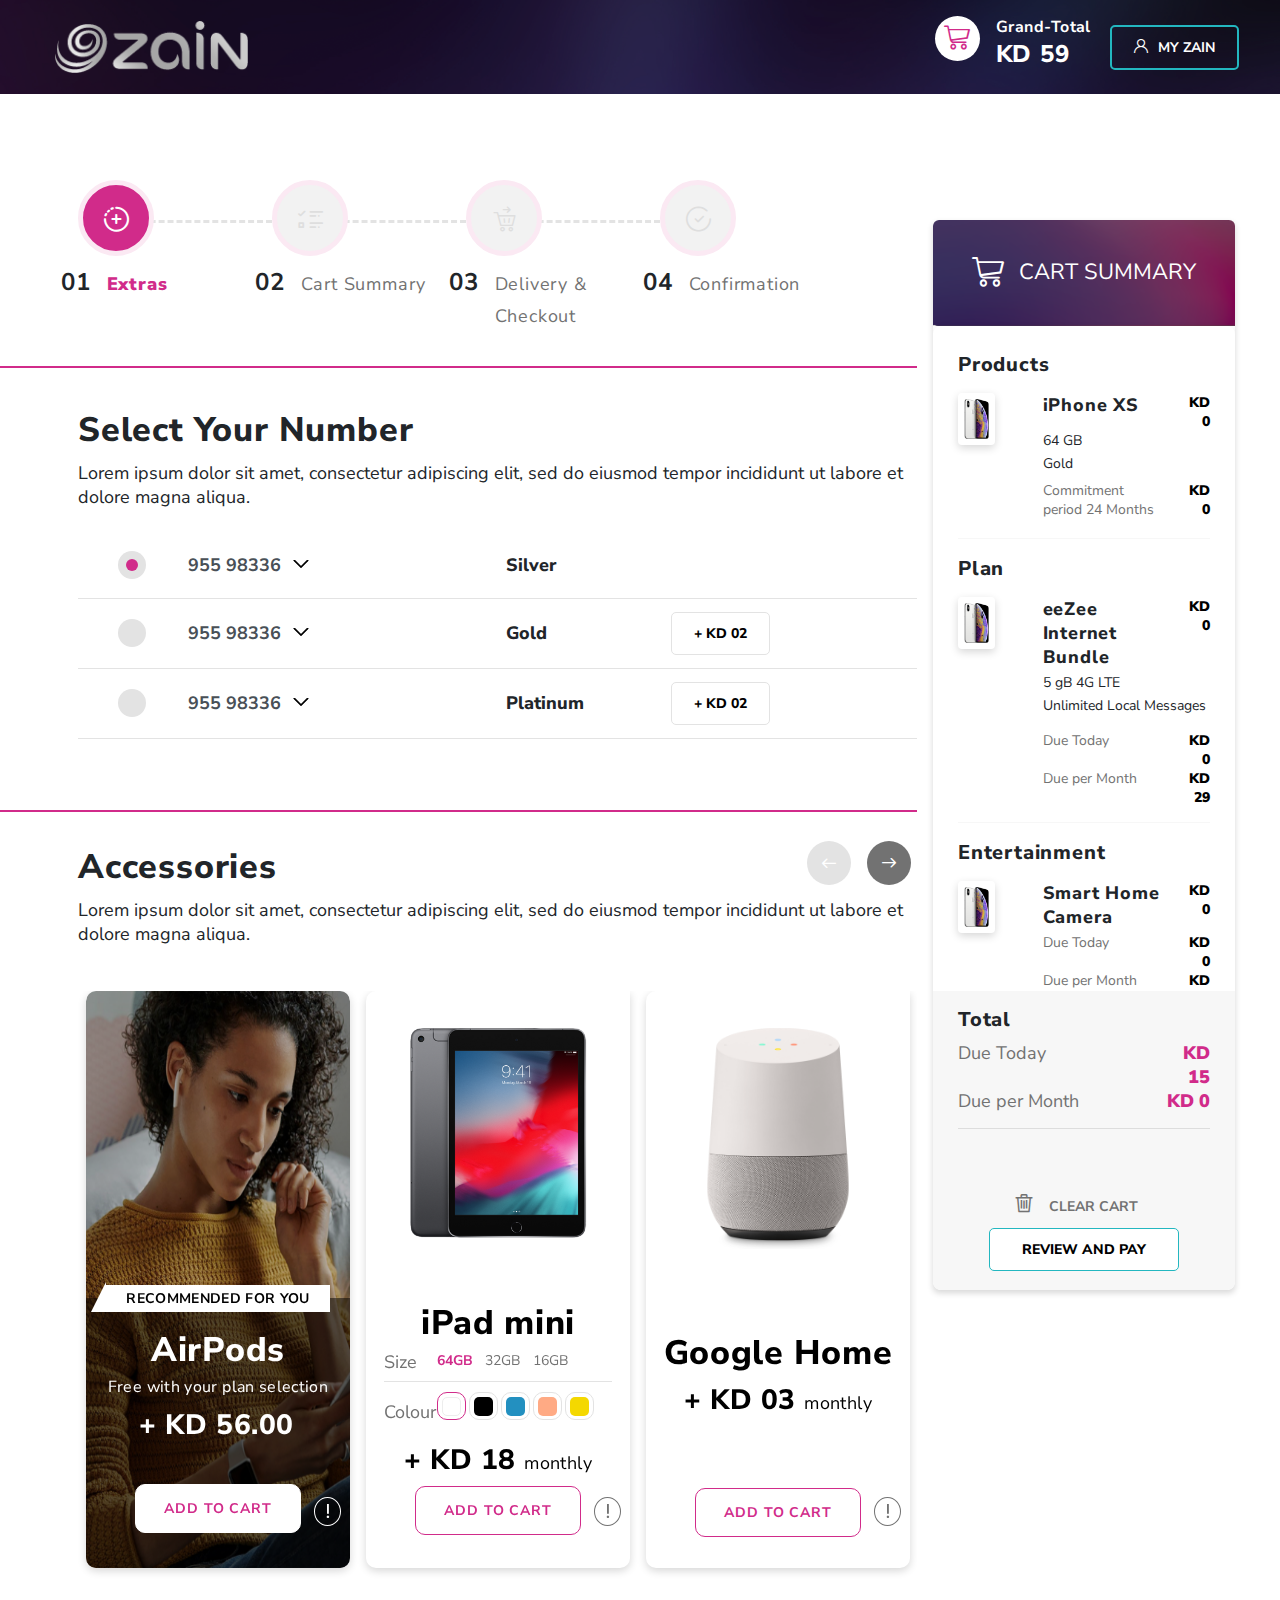
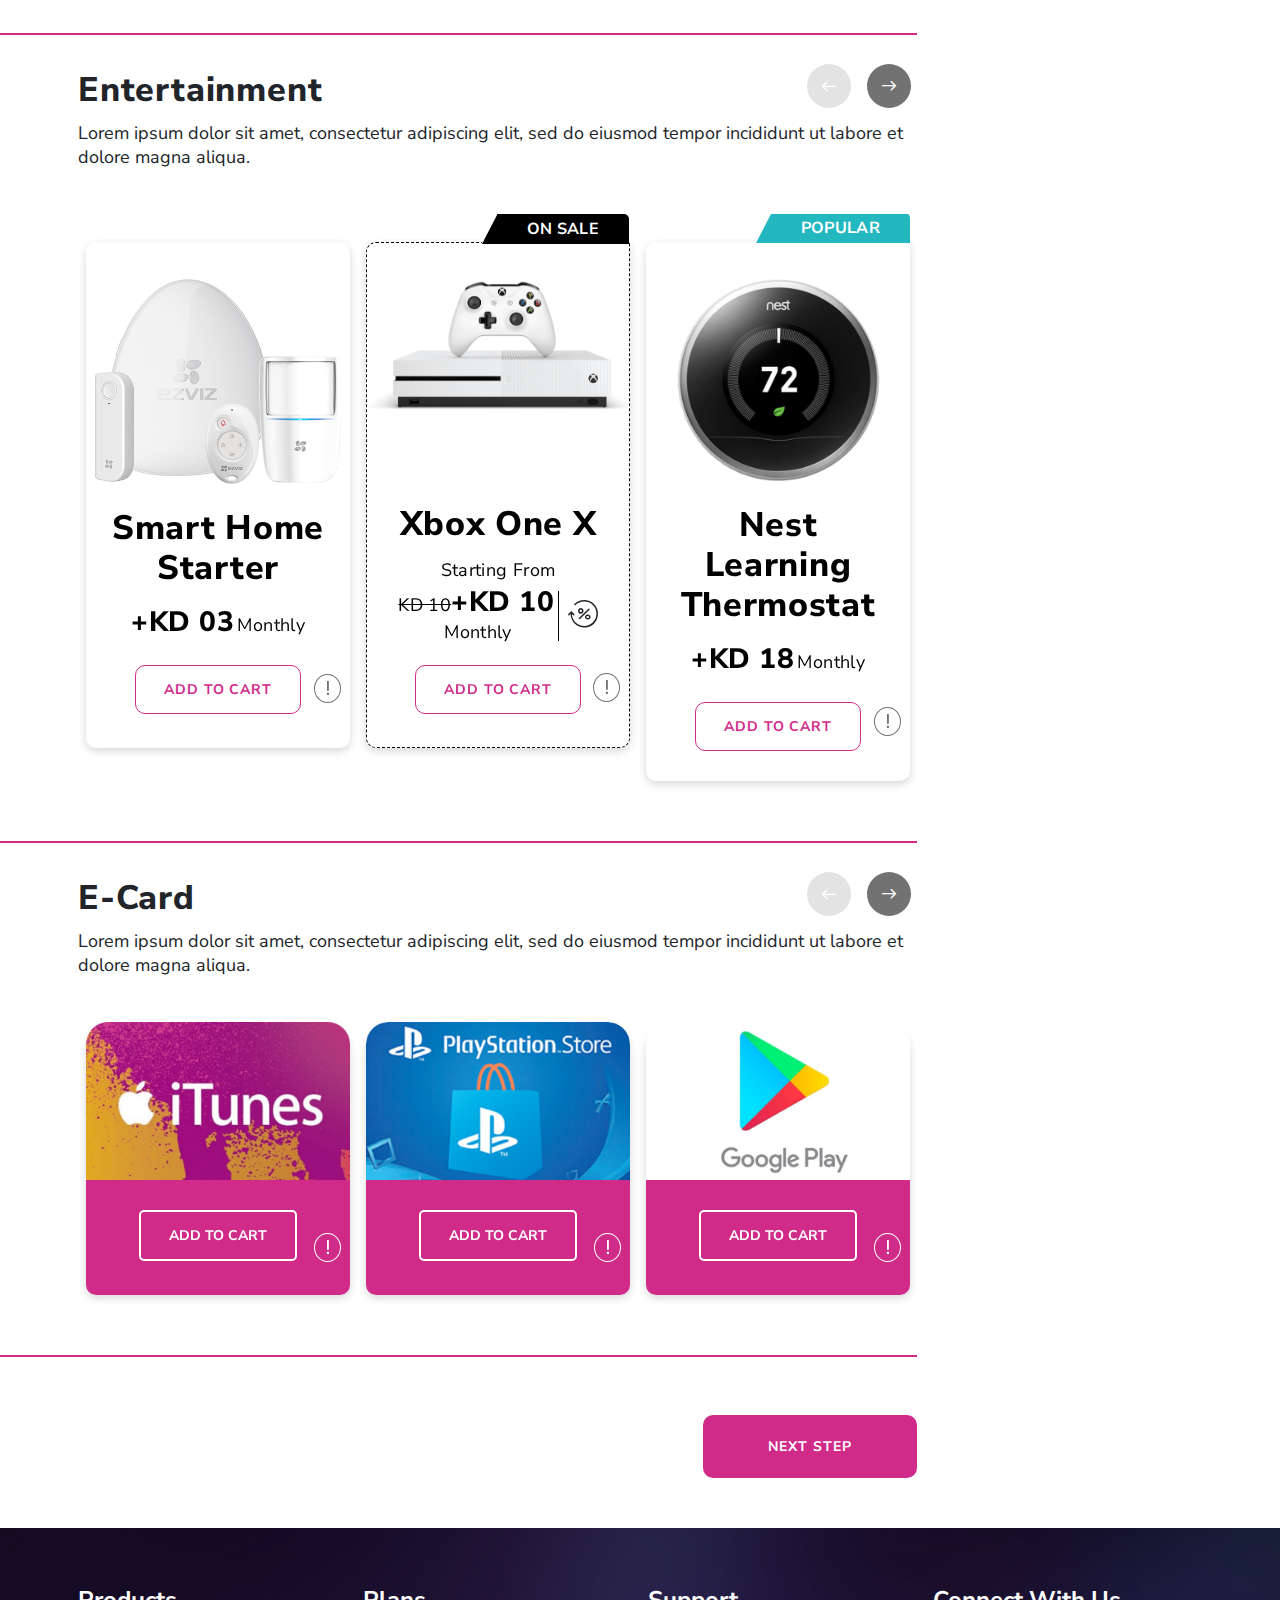
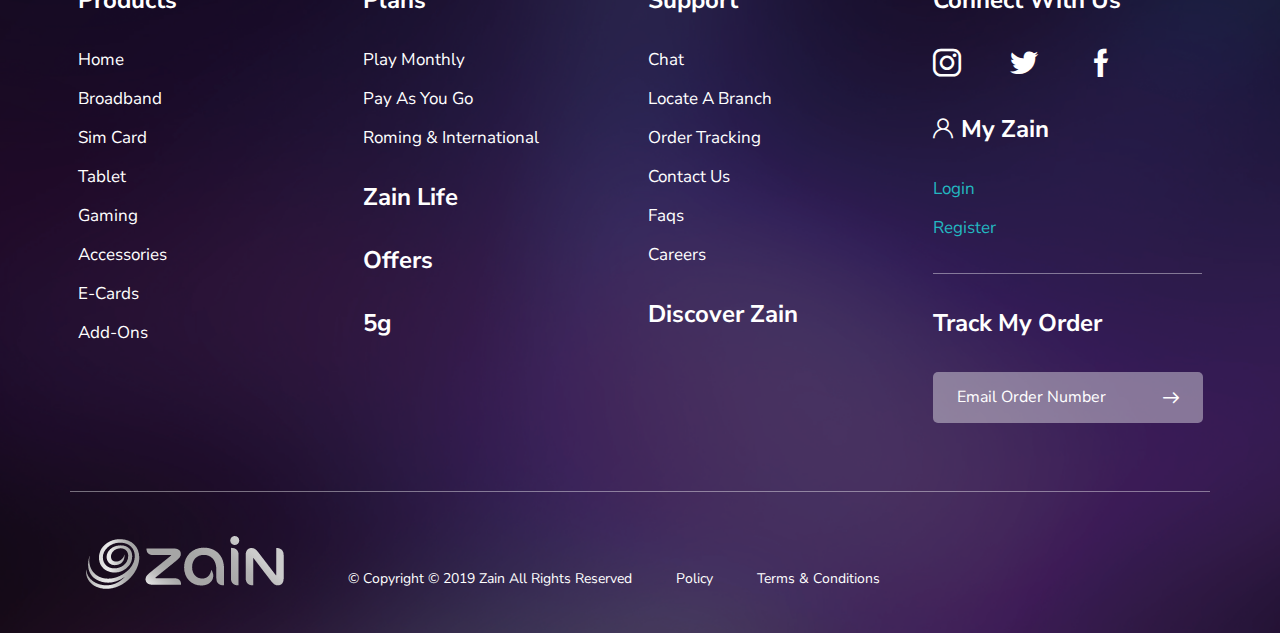
<file: extras.html>
<!DOCTYPE html>

<html class="kw">

<head>
  <title>Tinext - Extras </title>
  <meta charset="UTF-8">
  <meta content="initial-scale=1.0, width=device-width" name="viewport" />

  <!-- Style links -->
  <link
    href="https://fonts.googleapis.com/css?family=Nunito+Sans:200,200i,300,300i,400,400i,600,600i,700,700i,800,800i&display=swap"
    rel="stylesheet">
  <link rel="stylesheet" type="text/css" href="css/bootstrap.min.css" />
  <link rel="stylesheet" type="text/css" href="css/lf-main.css" />
  <link rel="stylesheet" type="text/css" href="css/slick.css" />
  <link rel="stylesheet" type="text/css" href="css/custom.css" />
  <link rel="stylesheet" type="text/css" href="css/icon-fonts.css" />
  <!-- Style Links End -->

  <link rel="shortcut icon" type="image/png" href="images/favicon.png" />

</head>

<body class="controls-visible has-control-menu yui3-skin-sam signed-in public-page site closed">

  <div class="container-fluid" id="wrapper">

    <header class="banner">

      <!-- Header Content -->

      <div class="row c-mainheader header-sticky">
        <div class="col-lg-4 c-logo-container">
          <a href="#" class="c-brand ml55"><img src="./images/logo@2x.png" width="193" alt="Brand Logo" /></a>
        </div>
        <div class="col-lg-4 c-navigation-container">
          <nav class="navbar navbar-expand-lg bg-transparent py-3 shadow-sm">
            <a href="#" class="navbar-brand font-weight-bold d-block d-lg-none">MegaMenu</a>
            <button type="button" data-toggle="collapse" data-target="#navbarContent" aria-controls="navbars"
              aria-expanded="false" aria-label="Toggle navigation" class="navbar-toggler">
              <span class="navbar-toggler-icon"></span>
            </button>
          </nav>
        </div>
        <div class="col-lg-4 c-rightlinks-container">
          <div class="c-headerRight mr55 text-right">
            <div class="grand-total d-inline-block mb-0">
              <span class="icon"><i class="icon-empty-shopping-card fs-26 rounded-circle"></i></span>
              <div class="d-flex flex-column align-items-start">
                <span class="fs-16 content">Grand-Total</span>
                <h5 class="fs-24 mb-0">KD 59</h5>
              </div>
            </div>

            <button class="btn btn-pc-5" type="button"><i class="icon-user-4 mr10"></i>My ZAIN</button>
          </div>
        </div>
      </div>

      <!-- Header Content End -->

    </header>

    <section class="content">

      <!-- Main Content Area -->
      <div class="c-mediyarow">

        <div class="columns-1">
          <div class="portlet-layout row">
            <div class="col-md-12 portlet-column portlet-column-only yui3-dd-drop">
              <div class="portlet-dropzone portlet-column-content portlet-column-content-only pl-0 pr-0">

                <!-- 7.1 2column layout  -->
                <div class="common-2-col container" id="main-content" role="main">
                  <div class="portlet-layout row">
                    <div class="col-md-9 portlet-column portlet-column-first" id="column-1">

                      <!-- status bar -->
                      <div class="progress_section seperator-line-container">
                        <ul class="cart_status_bar">
                          <li class="step active">
                            <span><i class="icon-button"></i></span>
                            <h4 class="d-flex">
                              <div class="mr-3">01</div>
                              <div> <small>Extras</small></div>
                            </h4>
                          </li>

                          <li class="step">
                            <span><i class="icon-checklist"></i></span>
                            <h4 class="d-flex">
                              <div class="mr-3">02</div>
                              <div class="text-left"><small>Cart Summary</small></div>
                            </h4>
                          </li>

                          <li class="step">
                            <span><i class="icon-checkout1"></i></span>
                            <h4 class="d-flex">
                              <div class="mr-3">03</div>
                              <div class="text-left"><small>Delivery & checkout</small>
                              </div>
                            </h4>
                          </li>

                          <li class="step">
                            <span><i class="icon-confirmation"></i></span>
                            <h4 class="d-flex">
                              <div class="mr-3">04</div>
                              <div><small>Confirmation</small></div>
                            </h4>
                          </li>
                        </ul>
                      </div>
                      <!-- Select Your Number -->
                      <div class="product_plan_sect seperator-line-container">
                        <h3 class="fs-34 text-capitalize">Select Your Number</h3>
                        <p class="fs-18 mb-4">Lorem ipsum dolor sit amet, consectetur adipiscing elit, sed do eiusmod
                          tempor
                          incididunt ut labore et dolore magna aliqua.</p>
                        <div class="c-tablecontainer pb55">
                          <table class="table table-responsive-sm">
                            <colgroup>
                              <col width="10%" />
                              <col width="40%" />
                              <col width="20%" />
                              <col width="30%" />
                            </colgroup>
                            <tbody>
                              <tr>
                                <th scope="row">
                                  <div class="custom-control custom-radio mlr40">
                                    <input type="radio" id="customRadio1" name="customRadio"
                                      class="custom-control-input" checked>
                                    <label class="custom-control-label" for="customRadio1"></label>
                                  </div>
                                </th>
                                <td>
                                  <div class="form-group">
                                    <select class="form-control c-select--nobcbr" id="exampleFormControlSelect1">
                                      <option>955 98336</option>
                                      <option>955 98336</option>
                                      <option>955 98336</option>
                                      <option>955 98336</option>
                                      <option>955 98336</option>
                                    </select>
                                    <span class="downarrow"></span>
                                  </div>
                                </td>
                                <td>
                                  <p class="fs-18 fw-800 m-0">Silver</p>
                                </td>
                                <td></td>
                              </tr>
                              <tr>
                                <th scope="row">
                                  <div class="custom-control custom-radio mlr40">
                                    <input type="radio" id="customRadio2" name="customRadio"
                                      class="custom-control-input">
                                    <label class="custom-control-label" for="customRadio2"></label>
                                  </div>
                                </th>
                                <td>
                                  <div class="form-group">
                                    <select class="form-control c-select--nobcbr" id="exampleFormControlSelect2">
                                      <option>955 98336</option>
                                      <option>955 98336</option>
                                      <option>955 98336</option>
                                      <option>955 98336</option>
                                      <option>955 98336</option>
                                    </select>
                                    <span class="downarrow"></span>
                                  </div>
                                </td>
                                <td>
                                  <p class="fs-18 fw-800 m-0">Gold</p>
                                </td>
                                <td><button class="btn btn-pc-7 fs-14 fw-800">+ KD 02</button></td>
                              </tr>
                              <tr>
                                <th scope="row">
                                  <div class="custom-control custom-radio mlr40">
                                    <input type="radio" id="customRadio3" name="customRadio"
                                      class="custom-control-input">
                                    <label class="custom-control-label" for="customRadio3"></label>
                                  </div>
                                </th>
                                <td>
                                  <div class="form-group">
                                    <select class="form-control c-select--nobcbr" id="exampleFormControlSelect3">
                                      <option>955 98336</option>
                                      <option>955 98336</option>
                                      <option>955 98336</option>
                                      <option>955 98336</option>
                                      <option>955 98336</option>
                                    </select>
                                    <span class="downarrow"></span>
                                  </div>
                                </td>
                                <td>
                                  <p class="fs-18 fw-800 m-0">Platinum</p>
                                </td>
                                <td><button class="btn btn-pc-7 fs-14 fw-800">+ KD 02</button></td>
                              </tr>
                            </tbody>
                          </table>
                        </div>
                      </div>
                      <!-- Accessories -->
                      <div class="accessories-section seperator-line-container">
                        <h3 class="fs-34 text-capitalize">Accessories</h3>
                        <p class="fs-18">Lorem ipsum dolor sit amet, consectetur adipiscing elit, sed do eiusmod tempor
                          incididunt ut labore et dolore magna aliqua.</p>
                        <div class="accessories-list-wrap">
                          <!-- Accessories List -->
                          <div class="product-listing">
                            <div class="accessories-slider">
                              <div class="slider-item">
                                <div class="product text-center recommended">
                                  <div class="image">
                                    <img src="images/airpods.png" alt="">
                                  </div>
                                  <div class="details">
                                    <div class="recommended-tag">
                                      <span>RECOMMENDED FOR YOU</span>
                                    </div>
                                    <h4>AirPods</h4>
                                    <div class="info">
                                      <p class="fs-16">Free with your plan selection</p>
                                      <h5 class="mt-2"><span>+ KD 56.00</span></h5>
                                    </div>
                                    <button class="btn btn-pc-2 btn-sm" type="button"><span>Add to cart</span></button>
                                    <div class="info-tag">
                                      <a href="#"><span class="icon icon-exclamatory"></span>
                                      </a></div>
                                  </div>
                                </div>
                              </div>
                              <div class="slider-item">
                                <div class="product text-center product-tag">
                                  <div class="image">
                                    <img src="images/ipad.png" alt="">
                                  </div>
                                  <div class="details">
                                    <h4 class="mb-0">iPad mini</h4>
                                    <div class="info">
                                      <div class="memory-specification">
                                        <div class="title">
                                          <span class="name">Size</span>
                                        </div>
                                        <div class="btn-group" role="group" data-toggle="buttons">
                                          <button type="button" class="btn active">
                                            64GB
                                            <input type="radio" name="size" id="option1" value="64GB" checked>
                                          </button>
                                          <button type="button" class="btn">
                                            32GB
                                            <input type="radio" name="size" id="option2" value="32GB">
                                          </button>
                                          <button type="button" class="btn">
                                            16GB
                                            <input type="radio" name="size" id="option3" value="16GB">
                                          </button>
                                        </div>
                                      </div>
                                      <div class="color-specification">
                                        <div class="title mt-2">
                                          <span class="name">Colour</span>
                                        </div>
                                        <div class="btn-group mt-3" role="group" data-toggle="buttons">
                                          <button type="button" class="btn active">
                                            <span class="white"></span>

                                            <input type="radio" name="size" id="option4" value="White" checked>
                                          </button>
                                          <button type="button" class="btn">
                                            <span class="black"></span>

                                            <input type="radio" name="size" id="option5" value="Black">
                                          </button>
                                          <button type="button" class="btn">
                                            <span class="blue"></span>

                                            <input type="radio" name="size" id="option6" value="Blue">
                                          </button>
                                          <button type="button" class="btn">
                                            <span class="coral"></span>

                                            <input type="radio" name="size" id="option7" value="Coral">
                                          </button>

                                          <button type="button" class="btn">
                                            <span class="yellow"></span>

                                            <input type="radio" name="size" id="option8" value="Yellow">
                                          </button>

                                        </div>
                                      </div>
                                      <h5 class="mt-2"><span>+ KD 18</span> monthly</h5>
                                    </div>
                                    <button class="btn btn-pc-2 btn-sm" type="button"><span>Add to cart</span></button>
                                    <div class="info-tag"><a href="#"><span class="icon icon-exclamatory"></span></a>
                                    </div>
                                  </div>
                                </div>
                              </div>
                              <div class="slider-item">
                                <div class="product text-center product-tag without-info">
                                  <div class="image">
                                    <img src="images/googlehome.png" alt="">
                                  </div>
                                  <div class="details">
                                    <h4>Google Home</h4>
                                    <div class="info">
                                      <h5 class="mt-2"><span>+ KD 03</span> monthly</h5>
                                    </div>
                                    <button class="btn btn-pc-2 btn-sm" type="button"><span>Add to cart</span></button>
                                    <div class="info-tag">
                                      <a href="#"><span class="icon icon-exclamatory"></span></a>
                                    </div>
                                  </div>
                                </div>
                              </div>
                              <div class="slider-item">
                                <div class="product text-center product-tag without-info">
                                  <div class="image">
                                    <img src="images/googlehome.png" alt="">
                                  </div>
                                  <div class="details">
                                    <h4>Google Home</h4>
                                    <div class="info">
                                      <h5 class="mt-2"><span>+ KD 03</span> monthly</h5>
                                    </div>
                                    <button class="btn btn-pc-2 btn-sm" type="button"><span>Add to cart</span></button>
                                    <div class="info-tag">
                                      <a href="#"><span class="icon icon-exclamatory"></span></a>
                                    </div>
                                  </div>
                                </div>
                              </div>
                            </div>
                          </div>
                          <!-- Accessories List -->
                        </div>
                      </div>
                      <!-- Entertainment -->
                      <div class="entertainment-section  seperator-line-container">
                        <h3 class="fs-34 text-capitalize">Entertainment</h3>
                        <p class="fs-18">Lorem ipsum dolor sit amet, consectetur adipiscing elit, sed do eiusmod tempor
                          incididunt ut labore et dolore magna aliqua.</p>
                        <div class="entertainment-list-wrap">
                          <!-- Entertainment List -->
                          <div class="product-listing">
                            <div class="entertainment-slider">
                              <div class="slider-item">
                                <div class="product text-center">
                                  <div class="image">
                                    <img src="images/smarthome.png" alt="">
                                  </div>
                                  <div class="product-link">
                                    <ul class="list">
                                      <li>
                                        updated wireless controller
                                      </li>
                                      <li>
                                        Most powerful console ever made
                                      </li>
                                      <li>
                                        True 4K and HDR support
                                      </li>
                                    </ul>
                                  </div>
                                  <div class="details">
                                    <h4 class="mt-4">Smart Home Starter
                                    </h4>
                                    <div class="info">
                                      <h5><span>+KD 03</span>Monthly</h5>
                                    </div>
                                    <button type="button" class="btn btn-pc-4 btn-sm mt-1">ADD TO CART</button>
                                  </div>
                                  <div class="info-tag">
                                    <a href="#"><span class="icon icon-exclamatory"></span></a>
                                  </div>
                                </div>
                              </div>
                              <div class="slider-item">
                                <div class="product text-center product-tag on-sale">
                                  <div class="image">
                                    <img src="images/xbox.png" alt="">
                                  </div>
                                  <div class="product-link">
                                    <ul class="list">
                                      <li>
                                        updated wireless controller
                                      </li>
                                      <li>
                                        Most powerful console ever made
                                      </li>
                                      <li>
                                        True 4K and HDR support
                                      </li>
                                    </ul>
                                  </div>
                                  <div class="details">
                                    <h4 class="mt-4">Xbox One X</h4>
                                    <div class="info">
                                      <p>Starting From</p>
                                      <div class="d-flex flex-row flex-wrap align-items-center justify-content-center">
                                        <div>
                                          <h5><strike>KD 10</strike><span>+KD 10</span></h5>
                                          <h5>Monthly</h5>
                                        </div>
                                        <span class="icon icon-percentage-black"></span>
                                      </div>
                                    </div>
                                    <button type="button" class="btn btn-pc-4 btn-sm">ADD TO CART</button>
                                    <div class="info-tag">
                                      <a href="#"><span class="icon icon-exclamatory"></span></a>
                                    </div>
                                  </div>
                                  <div class="tag on-sale-tag">ON SALE</div>
                                </div>
                              </div>
                              <div class="slider-item">
                                <div class="product text-center product-tag">
                                  <div class="image">
                                    <img src="images/nestlearning.png" alt="">
                                  </div>
                                  <div class="product-link">
                                    <ul class="list">
                                      <li>
                                        updated wireless controller
                                      </li>
                                      <li>
                                        Most powerful console ever made
                                      </li>
                                      <li>
                                        True 4K and HDR support
                                      </li>
                                    </ul>
                                  </div>
                                  <div class="details">
                                    <h4 class="mt-4">Nest Learning Thermostat
                                    </h4>
                                    <div class="info">
                                      <h5><span>+KD 18</span>Monthly</h5>
                                    </div>
                                    <button type="button" class="btn btn-pc-4 btn-sm mt-1">Add to cart</button>
                                    <div class="info-tag">
                                      <a href="#"><span class="icon icon-exclamatory"></span></a>
                                    </div>
                                  </div>
                                  <div class="tag new-tag">POPULAR</div>
                                </div>
                              </div>
                              <div class="slider-item">
                                <div class="product text-center product-tag">
                                  <div class="image">
                                    <img src="images/nestlearning.png" alt="">
                                  </div>
                                  <div class="product-link">
                                    <ul class="list">
                                      <li>
                                        updated wireless controller
                                      </li>
                                      <li>
                                        Most powerful console ever made
                                      </li>
                                      <li>
                                        True 4K and HDR support
                                      </li>
                                    </ul>
                                  </div>
                                  <div class="details">
                                    <h4 class="mt-4">Nest Learning Thermostat
                                    </h4>
                                    <div class="info">
                                      <h5><span>+KD 18</span>Monthly</h5>
                                    </div>
                                    <button type="button" class="btn btn-pc-4 btn-sm mt-1">Add to cart</button>
                                    <div class="info-tag">
                                      <a href="#"><span class="icon icon-exclamatory"></span></a>
                                    </div>
                                  </div>
                                  <div class="tag new-tag">POPULAR</div>
                                </div>
                              </div>
                            </div>
                          </div>
                          <!-- Entertainment List -->
                        </div>
                      </div>
                      <!-- E-Card -->
                      <div class="ecard-section seperator-line-container">
                        <h3 class="fs-34 text-capitalize">E-Card</h3>
                        <p class="fs-18">Lorem ipsum dolor sit amet, consectetur adipiscing elit, sed do eiusmod tempor
                          incididunt ut labore et dolore magna aliqua.</p>
                        <div class="ecard-list-wrap">
                          <!-- E-card List -->
                          <div class="product-listing">
                            <div class="ecard-slider">
                              <div class="pr-2 pl-2">
                                <div class="product text-center">
                                  <div class="image">
                                    <img src="images/itunes.png" alt="">
                                  </div>
                                  <div class="details">
                                    <button type="button" class="btn btn-pc-6 btn-sm">Add to cart</button>
                                  </div>
                                  <div class="info-tag">
                                    <a href="#"><span class="icon icon-exclamatory"></span></a>
                                  </div>
                                </div>
                              </div>
                              <div class="pr-2 pl-2">
                                <div class="product text-center">
                                  <div class="image">
                                    <img src="images/playstation.png" alt="">
                                  </div>
                                  <div class="details">
                                    <button type="button" class="btn btn-pc-6 btn-sm">Add to cart</button>
                                  </div>
                                  <div class="info-tag">
                                    <a href="#"><span class="icon icon-exclamatory"></span></a>
                                  </div>
                                </div>
                              </div>
                              <div class="pr-2 pl-2">
                                <div class="product text-center">
                                  <div class="image">
                                    <img src="images/googleplay.png" alt="">
                                  </div>
                                  <div class="details">
                                    <button type="button" class="btn btn-pc-6 btn-sm">Add to cart</button>
                                  </div>
                                  <div class="info-tag">
                                    <a href="#"><span class="icon icon-exclamatory"></span></a>
                                  </div>
                                </div>
                              </div>
                              <div class="pr-2 pl-2">
                                <div class="product text-center">
                                  <div class="image">
                                    <img src="images/googleplay.png" alt="">
                                  </div>
                                  <div class="details">
                                    <button type="button" class="btn btn-pc-6 btn-sm">Add to cart</button>
                                  </div>
                                  <div class="info-tag">
                                    <a href="#"><span class="icon icon-exclamatory"></span></a>
                                  </div>
                                </div>
                              </div>
                            </div>
                          </div>
                          <!-- E-card List -->
                        </div>
                      </div>
                      <!-- Next step -->
                      <div class="next-step float-right">
                        <button class="btn-pc-3 btn btn-lg next-btn">NEXT STEP</button>

                      </div>
                    </div>
                    <div class="col-md-3 portlet-column portlet-column-last" id="column-2">
                      <div class="card checkout-card">
                        <div class="card-header text-center">
                          <p class="mb-0"><i class="icon-empty-shopping-card fs-24"></i><span>Cart
                              Summary</span>
                          </p>
                        </div>
                        <div class="cart-dropdown cart-summary pl-0 pr-0">
                          <div class="cart-body">
                            <div class="product_plan_sect_overflow">
                              <div class="product_plan_sect">
                                <h5 class="fs-20 mb-0 text-t-none">Products</h5>
                                <!-- list -->
                                <div class="product">
                                  <div class="row">
                                    <div class="col-2 pr-0">
                                      <div class="product-img">
                                        <img src="./images/Iphone.png" alt="">
                                      </div>
                                    </div>
                                    <div class="col-10 pl-5">
                                      <div class="content">
                                        <div class="product_heading">
                                          <div class="row">
                                            <h5 class="text-t-none col-9 mb-1">iPhone XS</h5>
                                            <span class="col-3 text-right cl-000000"><b>KD
                                                0</b></span>
                                          </div>
                                        </div>

                                        <p class="mb-1">64 GB</p>
                                        <p class="mb-2">Gold</p>
                                        <div class="payment_opts ">
                                          <div class="row">
                                            <p class="col-9 mb-1">Commitment period 24 Months</p>
                                            <span class="col-3 text-right cl-000000"><b>KD
                                                0</b></span>
                                          </div>
                                        </div>
                                      </div>
                                    </div>
                                  </div>
                                </div>
                                <!-- end list -->

                              </div>

                              <!-- PLAN -->
                              <div class="product_plan_sect">
                                <h5 class="fs-20 mt-3 mb-0 text-t-none">Plan</h5>
                                <!-- List -->
                                <div class="product">
                                  <div class="row">
                                    <div class="col-2 pr-0">
                                      <div class="product-img">
                                        <img src="./images/Iphone.png" alt="">
                                      </div>
                                    </div>
                                    <div class="col-10 pl-5">
                                      <div class="content">
                                        <div class="product_heading">
                                          <div class="row">
                                            <h5 class="text-t-none col-9 mb-1">eeZee Internet Bundle</h5>
                                            <span class="col-3 text-right cl-000000"><b>KD
                                                0</b></span>
                                          </div>
                                        </div>
                                        <p class="mb-1">5 gB 4G LTE</p>
                                        <p>Unlimited Local Messages</p>
                                        <div class="payment_opts ">
                                          <div class="row">
                                            <p class="col-9 mb-1">Due Today</p>
                                            <span class="col-3 text-right cl-000000"><b>KD
                                                0</b></span>

                                            <p class="col-9 mb-1">Due per Month</p>
                                            <span class="col-3 text-right cl-000000"><b>KD
                                                29</b></span>
                                          </div>
                                        </div>
                                      </div>
                                    </div>
                                  </div>
                                </div>
                                <!-- endlist -->

                              </div>

                              <!-- Entertainment -->

                              <div class="product_plan_sect">
                                <h5 class="fs-20 mt-3 mb-0 text-t-none">Entertainment</h5>
                                <!-- List -->
                                <div class="product">
                                  <div class="row">
                                    <div class="col-2 pr-0">
                                      <div class="product-img">
                                        <img src="./images/Iphone.png" alt="">
                                      </div>
                                    </div>
                                    <div class="col-10 pl-5">
                                      <div class="content">
                                        <div class="product_heading">
                                          <div class="row">
                                            <h5 class="text-t-none col-9 mb-1">Smart Home Camera</h5>
                                            <span class="col-3 text-right cl-000000"><b>KD
                                                0</b></span>
                                          </div>
                                        </div>
                                        <div class="payment_opts ">
                                          <div class="row">
                                            <p class="col-9 mb-1">Due Today</p>
                                            <span class="col-3 text-right cl-000000"><b>KD
                                                0</b></span>

                                            <p class="col-9 mb-1">Due per Month</p>
                                            <span class="col-3 text-right cl-000000"><b>KD
                                                29</b></span>
                                          </div>
                                        </div>
                                      </div>
                                    </div>
                                  </div>
                                </div>
                                <!-- endList -->

                              </div>
                              
                            </div>
                            <!-- Total -->
                            <div class="total-amt">
                              <h5 class="fs-20 text-t-none">Total</h5>
                              <div class="payment_opts">
                                <div class="row">
                                  <p class="col-9">Due Today</p>
                                  <div class="col-3 text-right cl-d12b8a fs-18"><b>KD
                                      15</b></div>

                                  <p class="col-9 mb-0">Due per Month</p>
                                  <div class="col-3 text-right cl-d12b8a fs-18"><b>KD
                                      0</b></div>
                                </div>
                              </div>
                            </div>
                          </div>
                          <div class="clearcart cart-footer">
                            <div class="mb-1 mt-4 text-center">
                              <button class="btn btn-pc-6 mr-3"><span class="icon-delete mr-3  fs-18"></span>CLEAR
                                CART</button>
                              <button class="btn-pc-8 btn">REVIEW AND PAY</button>
                            </div>
                          </div>
                        </div>
                      </div>
                    </div>
                  </div>
                </div>

              </div>
            </div>
          </div>
        </div>

      </div>
      <!-- Main Content Area End -->

    </section>


    <!-- Footer Content -->

    <footer id="footer" role="contentinfo">

      <!-- Footer Content -->
      <section class="c-footer row">

        <div class="container">

          <div class="row mb50">

            <div class="col-lg-3">
              <div class="c-footer__list">
                <ul>
                  <li class="c-footer__list--title">Products</li>
                  <li><a href="#">Home</a></li>
                  <li><a href="#">Broadband</a></li>
                  <li><a href="#">Sim Card</a></li>
                  <li><a href="#">Tablet</a></li>
                  <li><a href="#">Gaming</a></li>
                  <li><a href="#">Accessories</a></li>
                  <li><a href="#">E-Cards</a></li>
                  <li><a href="#">Add-Ons</a></li>
                </ul>
              </div>
            </div>
            <div class="col-lg-3">
              <div class="c-footer__list">
                <ul>
                  <li class="c-footer__list--title">Plans</li>
                  <li><a href="#">Play Monthly</a></li>
                  <li><a href="#">Pay As You Go</a></li>
                  <li><a href="#">Roming & International</a></li>
                  <li class="c-footer__list--title">Zain Life</li>
                  <li class="c-footer__list--title">Offers</li>
                  <li class="c-footer__list--title">5g</li>
                </ul>
              </div>
            </div>
            <div class="col-lg-3">
              <div class="c-footer__list">
                <ul>
                  <li class="c-footer__list--title">Support</li>
                  <li><a href="#">Chat</a></li>
                  <li><a href="#">Locate A Branch</a></li>
                  <li><a href="#">Order Tracking</a></li>
                  <li><a href="#">Contact Us</a></li>
                  <li><a href="#">Faqs</a></li>
                  <li><a href="#">Careers</a></li>
                  <li class="c-footer__list--title">Discover Zain</li>
                </ul>
              </div>
            </div>
            <div class="col-lg-3">
              <div class="c-footer__list">
                <ul>
                  <li class="c-footer__list--title">Connect With Us</li>
                  <li>
                    <a href="#" class="c-sociallink"><i class="icon-Group-1564 fs-28 cl-ffffff mr45"></i></a>
                    <a href="#" class="c-sociallink"><i class="icon-twitter fs-28 cl-ffffff mr45"></i></a>
                    <a href="#" class="c-sociallink"><i class="icon-facebook fs-28 cl-ffffff"></i></a>
                  </li>
                  <li class="c-footer__list--title"><i class="icon-user-4 mr-2 fs-20"></i>My Zain</li>
                  <li><a href="#" class="--blue">Login</a></li>
                  <li><a href="#" class="--blue">Register</a></li>
                  <li class="c-footer__list--title">
                    <div class="c-footer-sepline"></div>
                  </li>
                  <li class="c-footer__list--title">Track My Order</li>
                  <li>
                    <div class="c-trackorder">
                      <label class="sr-only" for="inlineFormInputGroup">Username</label>
                      <div class="input-group mb-2">
                        <input type="text" class="form-control" id="inlineFormInputGroup"
                          placeholder="Email Order Number">
                        <div class="input-group-postpend">
                          <div class="input-group-text"><i class="icon-arrow-pointing-to-right"></i></div>
                        </div>
                      </div>
                    </div>
                  </li>
                </ul>
              </div>
            </div>
          </div>


        </div>
        <div class="container-fluid">
          <div class="row c-mainfooter c-footer-sepline">
            <div class="col-lg-12">
              <div class="container">
                <ul class="c-footer-list--sab">
                  <li>
                    <img src="images/logo@2x.png" />
                  </li>
                  <li>
                    <p>© Copyright © 2019 Zain All Rights Reserved</p>
                  </li>
                  <li><a href="#">Policy</a></li>
                  <li><a href="#">Terms & Conditions</a></li>
                </ul>
              </div>
            </div>
          </div>
        </div>

      </section>
      <!-- Footer Content End -->

    </footer>

    <div class="c-bodyoverlay"></div>

  </div>
  <!-- Script Files load -->
  <script src="javascript/jquery-v3.3.1.js"></script>
  <script src="javascript/typeahead.bundle.min.js"></script>
  <script src="javascript/bootstrap.min.js"></script>
  <script src="javascript/slick.js"></script>
  <script src="javascript/custom.js"></script>

  <!-- Script Files load End -->
</body>

</html>
</file>
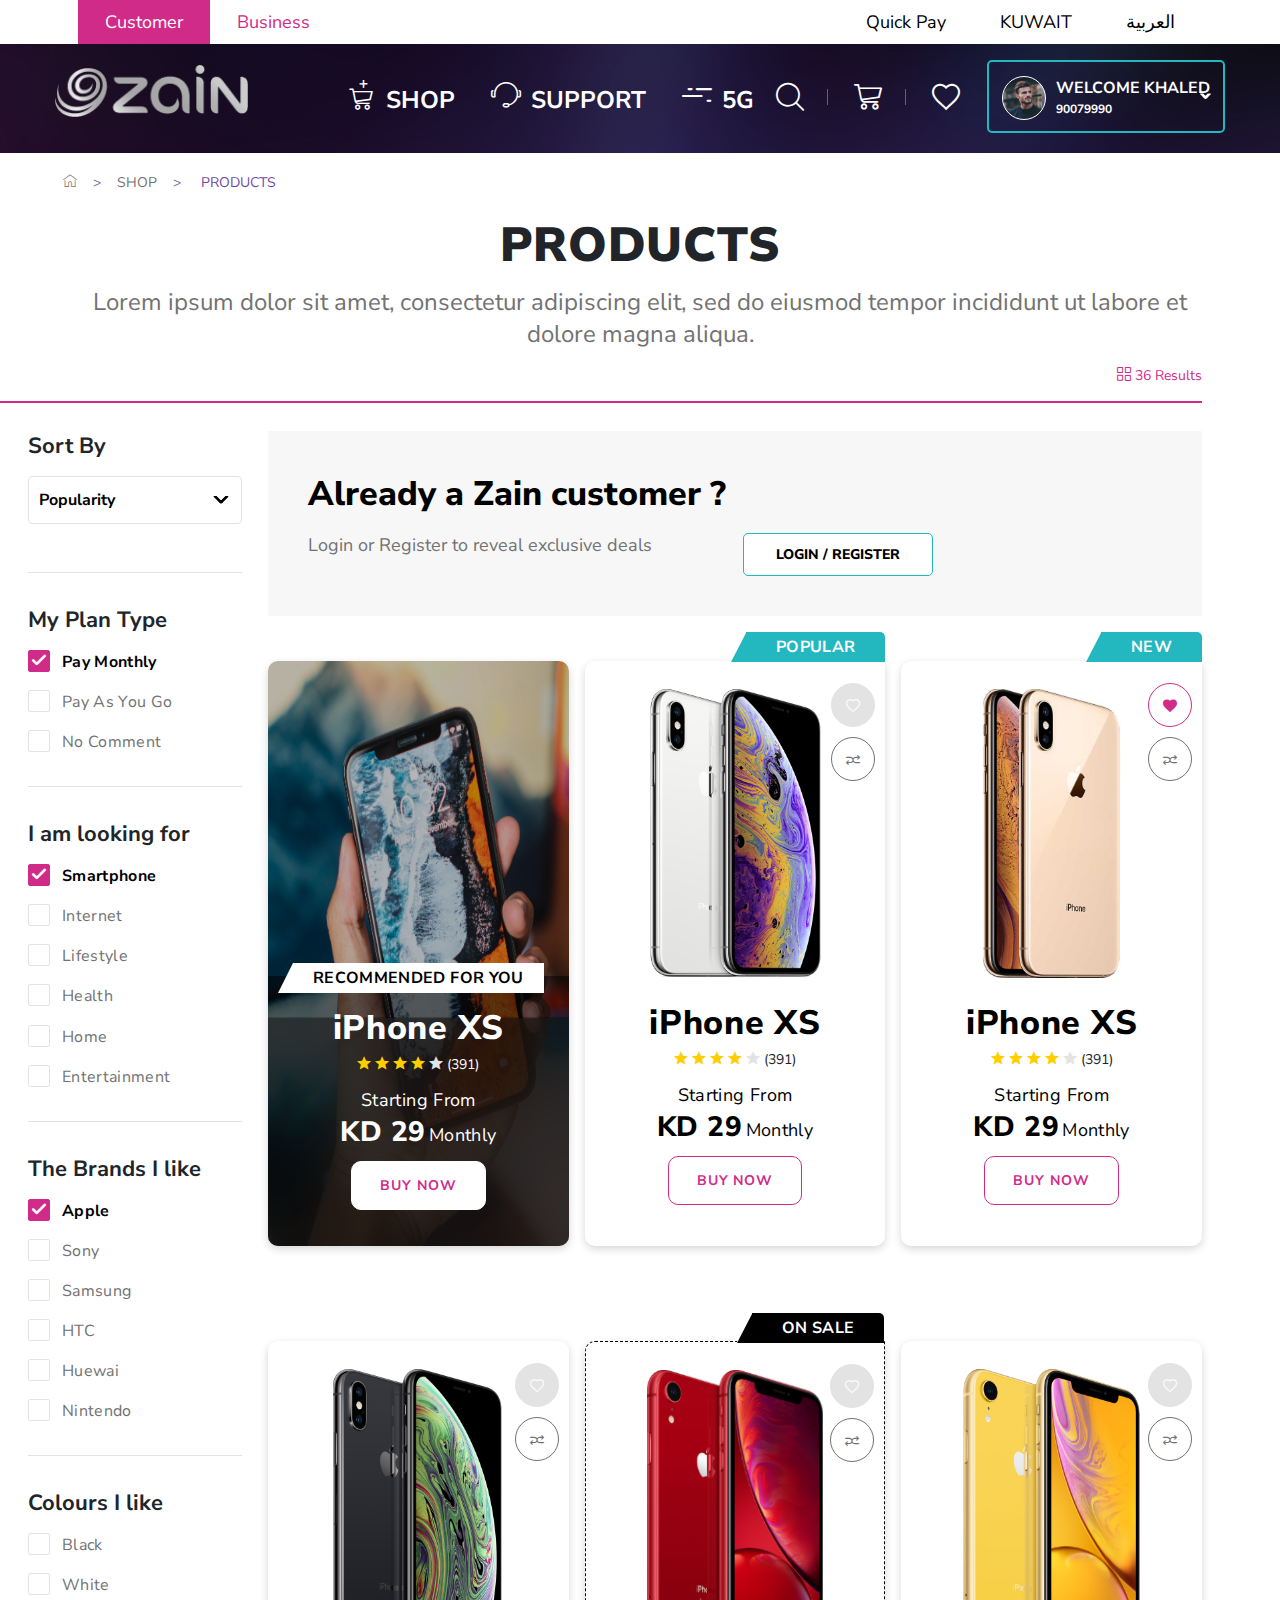
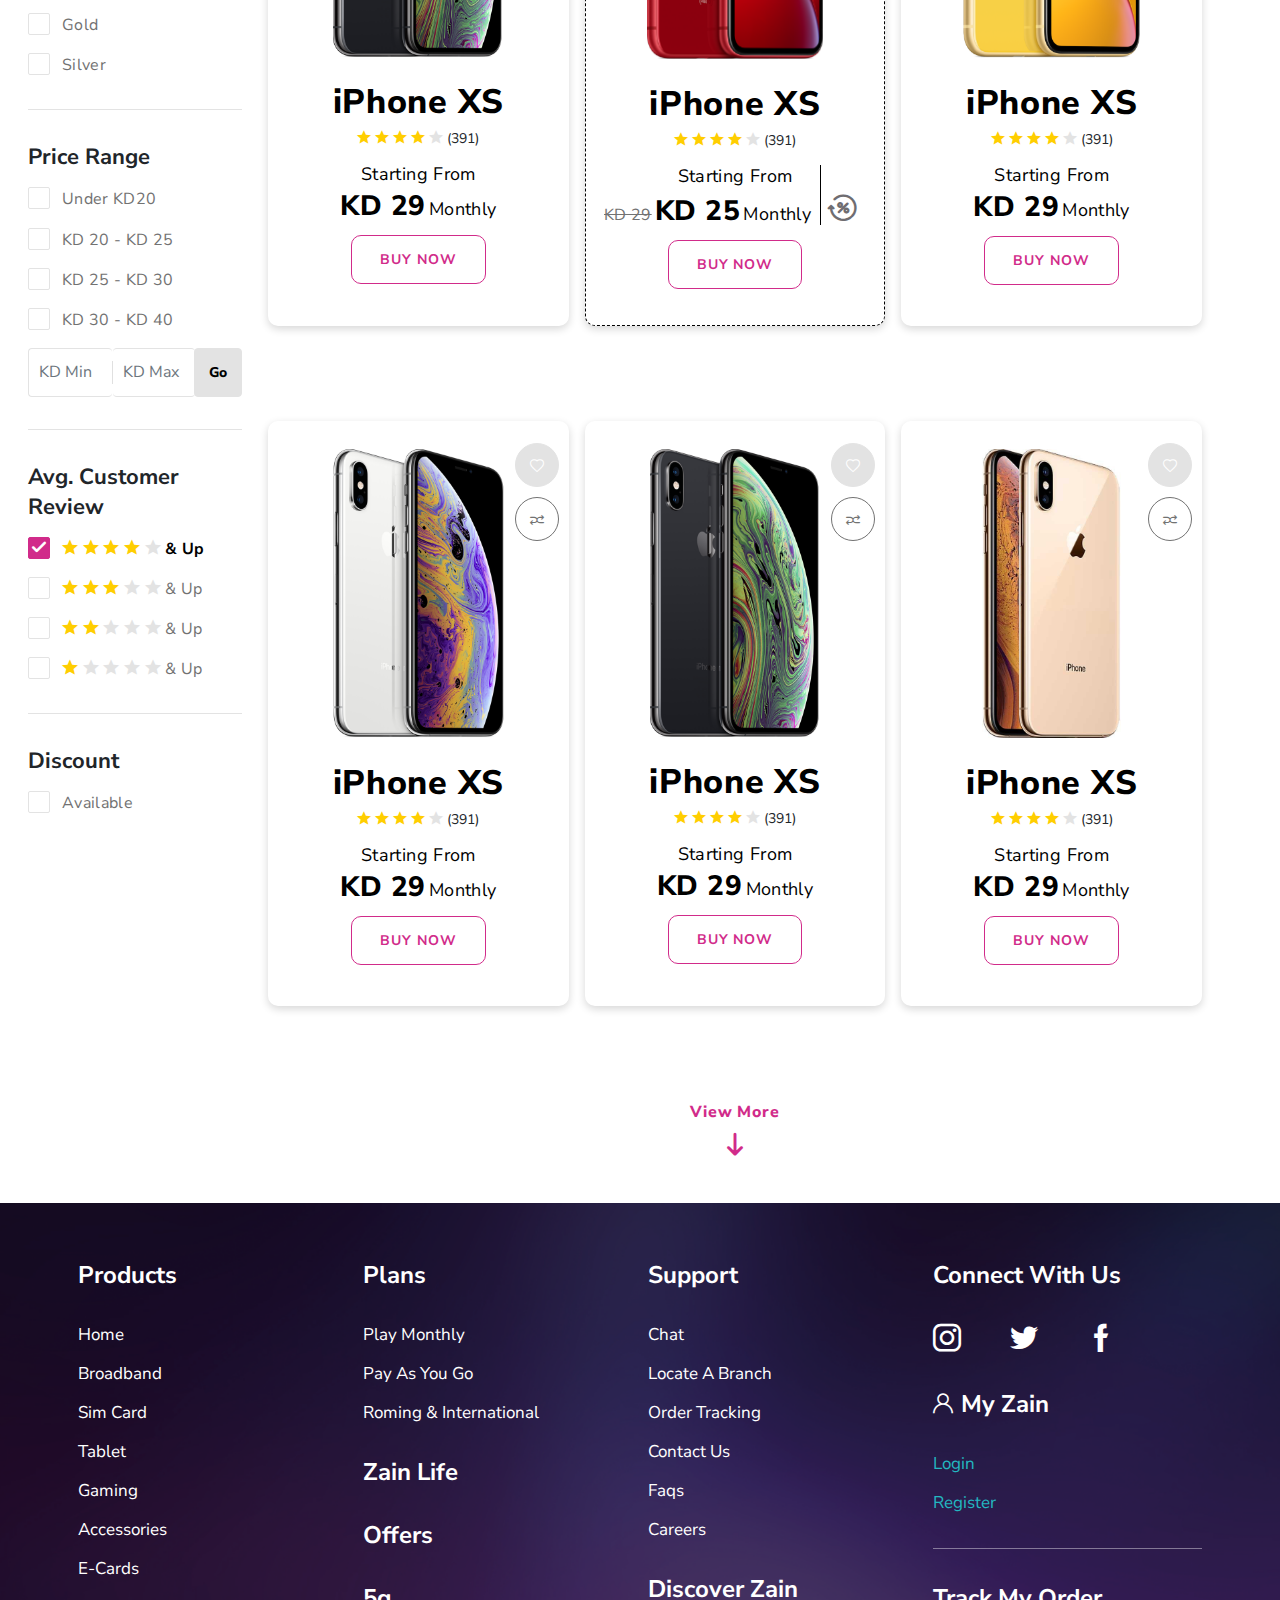
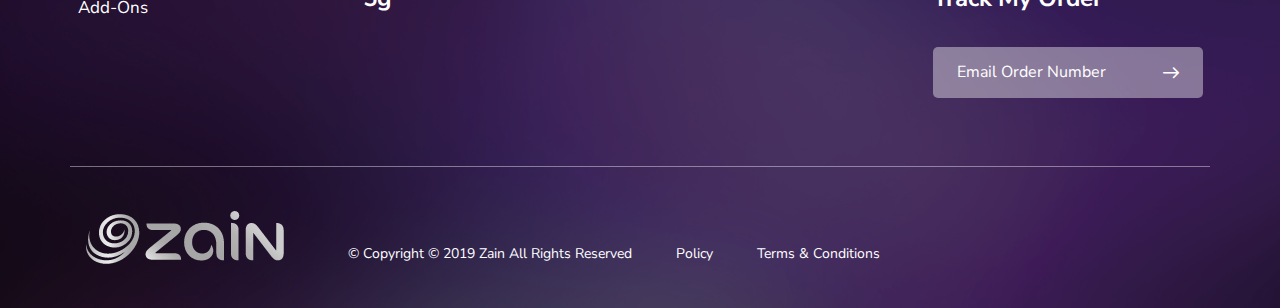
<file: Product-Listing-Page-not-logged-in.html>
<!DOCTYPE html>

<html class="kw">

<head>
    <title>Product Listing Page Not Logged In</title>
    <meta charset="UTF-8">
    <meta content="initial-scale=1.0, width=device-width" name="viewport" />

    <!-- Style links -->
    <link rel="stylesheet" type="text/css" href="css/bootstrap.min.css" />
    <link rel="stylesheet" type="text/css" href="css/lf-main.css" />
    <link href="https://fonts.googleapis.com/css?family=Nunito+Sans:300,400,600,700,800,900&display=swap" rel="stylesheet">
    <link rel="stylesheet" type="text/css" href="css/custom.css" />
    <link rel="stylesheet" type="text/css" href="css/icon-fonts.css" />
    <!-- Style Links End -->

    <link rel="shortcut icon" type="image/png" href="images/favicon.png" />

</head>

<body class="controls-visible has-control-menu yui3-skin-sam signed-in public-page site closed">

    <div class="container-fluid" id="wrapper">

        <header class="banner">
            <!-- Header Content -->
            <div class="row c-htoplink">
                <div class="container">
                    <div class="row">
                        <div class="col-lg-12">
                            <div class="row c-htoplinkcontainer">
                                <div class="col-lg-6">
                                    <a href="#" class="c-htoplinkcontainer--cbtn active">Customer</a>
                                    <a href="#" class="c-htoplinkcontainer--cbtn">Business</a>
                                </div>
                                <div class="col-lg-6">
                                    <div class="text-right">
                                        <a href="#" class="c-htoplinkcontainer--nbtn">Quick Pay</a>
                                        <a href="#" class="c-htoplinkcontainer--nbtn">KUWAIT</a>
                                        <a href="#" class="c-htoplinkcontainer--nbtn">العربية</a>
                                    </div>
                                </div>
                            </div>
                        </div>
                    </div>
                </div>
            </div>
            <!-- Header Content End -->
            <!-- Header Content -->

            <div class="row c-mainheader header-sticky">
                <div class="col-lg-3 c-logo-container">
                    <a href="#" class="c-brand ml55"><img src="./images/logo@2x.png" width="193" alt="Brand Logo" /></a>
                </div>
                <div class="col-lg-4 c-navigation-container">
                    <nav class="navbar navbar-expand-lg bg-transparent py-3 shadow-sm">
                        <a href="#" class="navbar-brand font-weight-bold d-block d-lg-none">MegaMenu</a>
                        <button type="button" data-toggle="collapse" data-target="#navbarContent" aria-controls="navbars" aria-expanded="false" aria-label="Toggle navigation" class="navbar-toggler">
                            <span class="navbar-toggler-icon"></span>
                        </button>
                        <div id="navbarContent" class="collapse navbar-collapse">
                            <ul class="navbar-nav mx-auto">
                                <!-- Megamenu-->
                                <li class="nav-item dropdown dropdown-hoverable megamenu">
                                    <a id="megamneu" href="" data-toggle="dropdown" aria-haspopup="true" aria-expanded="false" class="nav-link dropdown-toggle font-weight-bold text-uppercase fs-24 cl-ffffff plr33"><i
                                            class="icon-cart-with-plus mr10 fs-30"></i>SHOP</a>
                                    <div aria-labelledby="megamneu" class="dropdown-menu rounded-0 border-0 p-0 m-0">
                                        <div class="container-fluid plr70">
                                            <div class="row bg-white rounded-0 m-0 shadow-sm">
                                                <div class="col-lg-7 col-xl-8">
                                                    <div class="ptb40 mlr-15">
                                                        <div class="row">
                                                            <div class="col-lg-3 mb-4 c-megamenu-list">
                                                                <h6 class="font-weight-bold text-capitalize fs-24 font-weight-bold">
                                                                    <i class="icon-save-money --icon mr10"></i>plans
                                                                </h6>
                                                                <ul class="list-unstyled">
                                                                    <li class="nav-item"><a href="" class="nav-link text-small pb-0 fs-19 cl-727272">Play
                                                                            Monthly</a></li>
                                                                    <li class="nav-item"><a href="" class="nav-link text-small pb-0 fs-19 cl-727272">Pay
                                                                            As You Go</a></li>
                                                                    <li class="nav-item"><a href="" class="nav-link text-small pb-0 fs-19 cl-727272">Roming
                                                                            & International</a></li>
                                                                </ul>
                                                            </div>
                                                            <div class="col-lg-3 mb-4 c-megamenu-list">
                                                                <h6 class="font-weight-bold text-capitalize fs-24 font-weight-bold">
                                                                    <i class="icon-smartphone --icon mr10"></i>Products
                                                                </h6>
                                                                <ul class="list-unstyled">
                                                                    <li class="nav-item"><a href="" class="nav-link text-small pb-0 fs-19 cl-727272">Smartphone</a>
                                                                    </li>
                                                                    <li class="nav-item"><a href="" class="nav-link text-small pb-0 fs-19 cl-727272">HomeBroadband</a>
                                                                    </li>
                                                                    <li class="nav-item"><a href="" class="nav-link text-small pb-0 fs-19 cl-727272">SIM
                                                                            Card</a></li>
                                                                    <li class="nav-item"><a href="" class="nav-link text-small pb-0 fs-19 cl-727272">Tablet</a>
                                                                    </li>
                                                                    <li class="nav-item"><a href="" class="nav-link text-small pb-0 fs-19 cl-727272">Gaming</a>
                                                                    </li>
                                                                    <li class="nav-item"><a href="" class="nav-link text-small pb-0 fs-19 cl-727272">Accessories</a>
                                                                    </li>
                                                                    <li class="nav-item"><a href="" class="nav-link text-small pb-0 fs-19 cl-727272">E-Cards</a>
                                                                    </li>
                                                                    <li class="nav-item"><a href="" class="nav-link text-small pb-0 fs-19 cl-727272">Add-ons</a>
                                                                    </li>
                                                                </ul>
                                                            </div>
                                                            <div class="col-lg-3 mb-4 c-megamenu-list">
                                                                <h6 class="font-weight-bold text-capitalize fs-24 font-weight-bold">
                                                                    <i class="icon-smart-home --icon mr10"></i>Zain Life
                                                                </h6>
                                                                <ul class="list-unstyled">
                                                                    <li class="nav-item"><a href="" class="nav-link text-small pb-0 fs-19 cl-727272">Smart
                                                                            Home</a></li>
                                                                    <li class="nav-item"><a href="" class="nav-link text-small pb-0 fs-19 cl-727272">Health</a>
                                                                    </li>
                                                                    <li class="nav-item"><a href="" class="nav-link text-small pb-0 fs-19 cl-727272">Lifestyle</a>
                                                                    </li>
                                                                    <li class="nav-item"><a href="" class="nav-link text-small pb-0 fs-19 cl-727272">Entertainment</a>
                                                                    </li>
                                                                </ul>
                                                            </div>
                                                            <div class="col-lg-3 mb-4 c-megamenu-list">
                                                                <h6 class="font-weight-bold text-capitalize fs-24 font-weight-bold">
                                                                    <i class="icon-offers --icon mr10"></i>Offers</h6>
                                                                <ul class="list-unstyled">
                                                                    <li class="nav-item"><a href="" class="nav-link text-small pb-0 fs-19 cl-727272">Existing
                                                                            Customer Offers</a></li>
                                                                    <li class="nav-item"><a href="" class="nav-link text-small pb-0 fs-19 cl-727272">All
                                                                            Offers & Promotions</a></li>
                                                                </ul>
                                                            </div>
                                                        </div>
                                                    </div>
                                                </div>
                                                <div class="col-lg-5 col-xl-4 ptb40 mlr-15 d-none d-lg-block">
                                                    <div class="text-right position-relative c-megamenu-media">
                                                        <img src="./images/menu.png" />
                                                        <div class="c-megamenu-imgtxt">
                                                            <p class="text-left fs-34 font-weight-bold"><span class="plr10 cl-ffffff">Apple Watch S4</span></p>
                                                            <p class="text-left fs-34 font-weight-bold"><span class="plr10 cl-ffffff">44mm Celular</span></p>
                                                            <button class="btn btn-pc-3 d-block mt18" type="button">BUY
                                                                NOW</button>
                                                        </div>
                                                    </div>
                                                </div>
                                            </div>
                                        </div>
                                    </div>
                                </li>
                                <li class="nav-item"><a href="" class="nav-link font-weight-bold text-uppercase fs-24 cl-ffffff plr33"><i
                                            class="icon-headphones-with-mic mr10 fs-30"></i>SUPPORT</a>
                                </li>
                                <li class="nav-item"><a href="" class="nav-link font-weight-bold text-uppercase fs-24 cl-ffffff plr33"><i
                                            class="icon-Group-1561 mr10 fs-30"></i>5G</a></li>
                            </ul>
                        </div>
                    </nav>
                </div>
                <div class="col-lg-5 c-rightlinks-container">
                    <div class="c-headerRight mr55 text-right">
                        <a href="#" class="plr33 fs-28 cl-ffffff"><i class="icon-magnifying-glass"></i></a>
                        <a href="#" class="plr33 fs-28 cl-ffffff"><i class="icon-empty-shopping-card"></i></a>
                        <a href="#" class="plr33 fs-28 no-border cl-ffffff"><i
                                class="icon-favorite-heart-button"></i></a>
                        <!-- <button class="btn btn-pc-5" type="button"><i class="icon-user-4 mr10"></i>My ZAIN</button> -->
                        <nav class="navbar-expand-sm profile-navbar">
                            <div class="collapse navbar-collapse" id="navbar-list-4">
                                <ul class="navbar-nav">
                                    <li class="nav-item dropdown">
                                        <a class="nav-link dropdown-toggle btn btn-pc-5" href="#" id="navbarDropdownMenuLink" role="button" data-toggle="dropdown" aria-haspopup="true" aria-expanded="false">
                                            <div class="rounded-circle" style="background-image:url(images/profile_picture.png)"></div>
                                            <div class="profile-info">
                                                <sapn class="fs-16 d-block">Welcome Khaled</sapn>
                                                <sapn class="fs-12 d-block">90079990</sapn>
                                            </div>
                                            <span class="downarrow"></span>
                                        </a>
                                        <div class="dropdown-menu" aria-labelledby="navbarDropdownMenuLink">
                                            <a class="dropdown-item" href="#">Log Out</a>
                                        </div>
                                    </li>
                                </ul>
                            </div>
                        </nav>

                    </div>
                </div>
            </div>

            <!-- Header Content End -->

        </header>

        <section class="content">

            <!-- Main Content Area -->
            <div class="c-mediyarow">
                <div class="columns-1">
                    <div class="portlet-layout row">
                        <div class="col-md-12 portlet-column portlet-column-only yui3-dd-drop">
                            <div class="portlet-dropzone portlet-column-content portlet-column-content-only">

                                <div class="common-2-row-2-col" id="main-content" role="main">
                                    <div class="portlet-layout row">
                                        <div class="col-md-12 portlet-column portlet-column-only" id="column-1">
                                            <div class="ml55">
                                                <div class="breadcrumb-wrapper inner-main-section-sm">
                                                    <nav aria-label="breadcrumb">
                                                        <ol class="breadcrumb">
                                                            <li class="breadcrumb-item"><a href="#"><span
                                                                        class="icon-home"></span></a>
                                                            </li>
                                                            <li class="breadcrumb-item"><a href="#">SHOP</a></li>
                                                            <li class="breadcrumb-item active" aria-current="page">
                                                                PRODUCTS
                                                            </li>
                                                        </ol>
                                                    </nav>
                                                </div>


                                            </div>
                                            <div class="container">
                                                <div class="row">
                                                    <div class="col-md-12">
                                                        <div class="heading text-center">
                                                            <h3 class="fs-48 fw-800 text-capitalize">PRODUCTS</h3>
                                                            <p class="fs-24 cl-727272">Lorem ipsum dolor sit amet, consectetur adipiscing elit, sed do eiusmod tempor incididunt ut labore et dolore magna aliqua.</p>
                                                        </div>
                                                        <div class="text-right result">
                                                            <span class="icon-Group-1565"></span> 36 Results
                                                        </div>
                                                        <div class="seperator-line-container mb-30"></div>
                                                    </div>
                                                </div>
                                            </div>
                                        </div>
                                    </div>
                                    <div class="container">
                                        <div class="portlet-layout row inner-layout-section-content">
                                            <div class="col-md-2 portlet-column portlet-column-first" id="column-2">
                                                <div class="filters">
                                                    <div class="filter-option-group">
                                                        <label class="title">Sort By</label>

                                                        <div class="form-group max-w-100">
                                                            <select name="sortby" class="form-control">
                                                                <option value="64">Popularity</option>
                                                                <option value="32">Newest</option>
                                                            </select>
                                                            <span class="downarrow"></span>
                                                        </div>
                                                    </div>

                                                    <div class="filter-option-group">
                                                        <label class="title">My Plan Type</label>
                                                        <div class="checkbox-wrapper">
                                                            <input class="checkbox" type="checkbox" id="checkbox-1" name="checkbox" checked="checked" />
                                                            <label for="checkbox-1">Pay Monthly</label>
                                                        </div>
                                                        <div class="checkbox-wrapper">
                                                            <input class="checkbox" type="checkbox" id="checkbox-2" name="checkbox" />
                                                            <label for="checkbox-2">Pay As You Go</label>
                                                        </div>
                                                        <div class="checkbox-wrapper">
                                                            <input class="checkbox" type="checkbox" id="checkbox-3" name="checkbox" />
                                                            <label for="checkbox-3">No Comment</label>
                                                        </div>
                                                    </div>

                                                    <div class="filter-option-group">
                                                        <label class="title">I am looking for</label>
                                                        <div class="checkbox-wrapper">
                                                            <input class="checkbox" type="checkbox" id="checkbox-4" name="checkbox" checked="checked" />
                                                            <label for="checkbox-4">Smartphone</label>
                                                        </div>
                                                        <div class="checkbox-wrapper">
                                                            <input class="checkbox" type="checkbox" id="checkbox-5" name="checkbox" />
                                                            <label for="checkbox-5">Internet</label>
                                                        </div>
                                                        <div class="checkbox-wrapper">
                                                            <input class="checkbox" type="checkbox" id="checkbox-6" name="checkbox" />
                                                            <label for="checkbox-6">Lifestyle</label>
                                                        </div>
                                                        <div class="checkbox-wrapper">
                                                            <input class="checkbox" type="checkbox" id="checkbox-7" name="checkbox" />
                                                            <label for="checkbox-7">Health</label>
                                                        </div>
                                                        <div class="checkbox-wrapper">
                                                            <input class="checkbox" type="checkbox" id="checkbox-8" name="checkbox" />
                                                            <label for="checkbox-8">Home</label>
                                                        </div>
                                                        <div class="checkbox-wrapper">
                                                            <input class="checkbox" type="checkbox" id="checkbox-9" name="checkbox" />
                                                            <label for="checkbox-9">Entertainment</label>
                                                        </div>
                                                    </div>

                                                    <div class="filter-option-group">
                                                        <label class="title">The Brands I like</label>
                                                        <div class="checkbox-wrapper">
                                                            <input class="checkbox" type="checkbox" id="checkbox-10" name="checkbox" checked="checked" />
                                                            <label for="checkbox-10">Apple</label>
                                                        </div>
                                                        <div class="checkbox-wrapper">
                                                            <input class="checkbox" type="checkbox" id="checkbox-11" name="checkbox" />
                                                            <label for="checkbox-11">Sony</label>
                                                        </div>
                                                        <div class="checkbox-wrapper">
                                                            <input class="checkbox" type="checkbox" id="checkbox-12" name="checkbox" />
                                                            <label for="checkbox-12">Samsung</label>
                                                        </div>
                                                        <div class="checkbox-wrapper">
                                                            <input class="checkbox" type="checkbox" id="checkbox-13" name="checkbox" />
                                                            <label for="checkbox-13">HTC</label>
                                                        </div>
                                                        <div class="checkbox-wrapper">
                                                            <input class="checkbox" type="checkbox" id="checkbox-14" name="checkbox" />
                                                            <label for="checkbox-14">Huewai</label>
                                                        </div>
                                                        <div class="checkbox-wrapper">
                                                            <input class="checkbox" type="checkbox" id="checkbox-15" name="checkbox" />
                                                            <label for="checkbox-15">Nintendo</label>
                                                        </div>
                                                    </div>

                                                    <div class="filter-option-group">
                                                        <label class="title">Colours I like</label>
                                                        <div class="checkbox-wrapper">
                                                            <input class="checkbox" type="checkbox" id="checkbox-16" name="checkbox" />
                                                            <label for="checkbox-16">Black</label>
                                                        </div>
                                                        <div class="checkbox-wrapper">
                                                            <input class="checkbox" type="checkbox" id="checkbox-17" name="checkbox" />
                                                            <label for="checkbox-17">White</label>
                                                        </div>
                                                        <div class="checkbox-wrapper">
                                                            <input class="checkbox" type="checkbox" id="checkbox-18" name="checkbox" />
                                                            <label for="checkbox-18">Gold</label>
                                                        </div>
                                                        <div class="checkbox-wrapper">
                                                            <input class="checkbox" type="checkbox" id="checkbox-19" name="checkbox" />
                                                            <label for="checkbox-19">Silver</label>
                                                        </div>
                                                    </div>

                                                    <div class="filter-option-group">
                                                        <label class="title">Price Range</label>
                                                        <div class="checkbox-wrapper">
                                                            <input class="checkbox" type="checkbox" id="checkbox-20" name="checkbox" />
                                                            <label for="checkbox-20">Under KD20</label>
                                                        </div>
                                                        <div class="checkbox-wrapper">
                                                            <input class="checkbox" type="checkbox" id="checkbox-21" name="checkbox" />
                                                            <label for="checkbox-21">KD 20 - KD 25</label>
                                                        </div>
                                                        <div class="checkbox-wrapper">
                                                            <input class="checkbox" type="checkbox" id="checkbox-22" name="checkbox" />
                                                            <label for="checkbox-22">KD 25 - KD 30 </label>
                                                        </div>
                                                        <div class="checkbox-wrapper">
                                                            <input class="checkbox" type="checkbox" id="checkbox-23" name="checkbox" />
                                                            <label for="checkbox-23">KD 30 - KD 40 </label>
                                                        </div>
                                                        <div class="input-group">
                                                            <input type="text" class="form-control" placeholder="KD Min">
                                                            <span class="seperator"></span>
                                                            <input type="text" class="form-control" placeholder="KD Max">
                                                            <div class="input-group-append">
                                                                <button class="btn btn-outline-secondary" type="button">Go</button>
                                                            </div>
                                                        </div>
                                                    </div>


                                                    <div class="filter-option-group">
                                                        <label class="title">Avg. Customer Review</label>
                                                        <div class="checkbox-wrapper">
                                                            <input class="checkbox" type="checkbox" id="checkbox-24" name="checkbox" checked="checked" />
                                                            <label for="checkbox-24">
                                                                <span
                                                                    class="star active icon-mark-as-favorite-star"></span>
                                                                <span
                                                                    class="star active icon-mark-as-favorite-star"></span>
                                                                <span
                                                                    class="star active icon-mark-as-favorite-star"></span>
                                                                <span
                                                                    class="star active icon-mark-as-favorite-star"></span>
                                                                <span class="star icon-mark-as-favorite-star"></span>
                                                                & Up
                                                            </label>
                                                        </div>
                                                        <div class="checkbox-wrapper">
                                                            <input class="checkbox" type="checkbox" id="checkbox-25" name="checkbox" />
                                                            <label for="checkbox-25">
                                                                <span
                                                                    class="star active icon-mark-as-favorite-star"></span>
                                                                <span
                                                                    class="star active icon-mark-as-favorite-star"></span>
                                                                <span
                                                                    class="star active icon-mark-as-favorite-star"></span>
                                                                <span class="star icon-mark-as-favorite-star"></span>
                                                                <span class="star icon-mark-as-favorite-star"></span>
                                                                & Up
                                                            </label>
                                                        </div>
                                                        <div class="checkbox-wrapper">
                                                            <input class="checkbox" type="checkbox" id="checkbox-26" name="checkbox" />
                                                            <label for="checkbox-26">
                                                                <span
                                                                    class="star active icon-mark-as-favorite-star"></span>
                                                                <span
                                                                    class="star active icon-mark-as-favorite-star"></span>
                                                                <span class="star icon-mark-as-favorite-star"></span>
                                                                <span class="star icon-mark-as-favorite-star"></span>
                                                                <span class="star icon-mark-as-favorite-star"></span>
                                                                & Up
                                                            </label>
                                                        </div>
                                                        <div class="checkbox-wrapper">
                                                            <input class="checkbox" type="checkbox" id="checkbox-27" name="checkbox" />
                                                            <label for="checkbox-27">
                                                                <span
                                                                    class="star active icon-mark-as-favorite-star"></span>
                                                                <span class="star icon-mark-as-favorite-star"></span>
                                                                <span class="star icon-mark-as-favorite-star"></span>
                                                                <span class="star icon-mark-as-favorite-star"></span>
                                                                <span class="star icon-mark-as-favorite-star"></span>
                                                                & Up
                                                            </label>
                                                        </div>
                                                    </div>


                                                    <div class="filter-option-group">
                                                        <label class="title">Discount</label>
                                                        <div class="checkbox-wrapper">
                                                            <input class="checkbox" type="checkbox" id="checkbox-28" name="checkbox" />
                                                            <label for="checkbox-28">Available</label>
                                                        </div>
                                                    </div>


                                                </div>
                                            </div>
                                            <div class="col-md-10 portlet-column portlet-column-last" id="column-3">
                                                <div class="c-not-logedin bg-f7f7f7 ptb40 plr40">
                                                    <p class="cl-000000 fw-800 fs-34">Already a Zain customer ?</p>
                                                    <div class="row">
                                                        <div class="col-lg-6">
                                                            <p class="cl-727272 fs-18 fw-400">Login or Register to reveal exclusive deals</p>
                                                        </div>
                                                        <div class="col-lg-6">
                                                            <button class="btn btn-pc-8 fs-14 cl-000000">LOGIN / rEGISTER</button>
                                                        </div>
                                                    </div>
                                                </div>
                                                <div class="product-listing">
                                                    <div class="row">
                                                        <div class="col-md-4">
                                                            <div class="product text-center recommended">
                                                                <div class="image">
                                                                    <img src="images/iphone-rec.png" alt="">
                                                                </div>

                                                                <div class="details">
                                                                    <div class="recommended-tag">
                                                                        <span>RECOMMENDED FOR YOU</span>
                                                                    </div>
                                                                    <h4>iPhone XS</h4>

                                                                    <div class="ratting">
                                                                        <span class="star active icon-mark-as-favorite-star"></span>
                                                                        <span class="star active icon-mark-as-favorite-star"></span>
                                                                        <span class="star active icon-mark-as-favorite-star"></span>
                                                                        <span class="star active icon-mark-as-favorite-star"></span>
                                                                        <span class="star icon-mark-as-favorite-star"></span>
                                                                        <span>(391)</span>
                                                                    </div>
                                                                    <div class="info">
                                                                        <p>Starting From</p>
                                                                        <h5><span>KD 29</span>Monthly</h5>
                                                                    </div>
                                                                    <button class="btn btn-pc-2 btn-sm" type="button"><span>Buy
                                                                            Now</span></button>
                                                                </div>
                                                            </div>
                                                        </div>
                                                        <div class="col-md-4">

                                                            <div class="product text-center product-tag">
                                                                <div class="image">
                                                                    <img src="images/Iphone.png" alt="">
                                                                </div>
                                                                <div class="details">
                                                                    <h4>iPhone XS</h4>

                                                                    <div class="ratting">
                                                                        <span class="star active icon-mark-as-favorite-star"></span>
                                                                        <span class="star active icon-mark-as-favorite-star"></span>
                                                                        <span class="star active icon-mark-as-favorite-star"></span>
                                                                        <span class="star active icon-mark-as-favorite-star"></span>
                                                                        <span class="star icon-mark-as-favorite-star"></span>
                                                                        <span>(391)</span>
                                                                    </div>
                                                                    <div class="info">
                                                                        <p>Starting From</p>
                                                                        <h5><span>KD 29</span>Monthly</h5>
                                                                    </div>
                                                                    <button type="button" class="btn btn-pc-4 btn-sm">Buy
                                                                        Now</button>
                                                                    <div class="fav-comp">
                                                                        <div class="options favourite">
                                                                            <span class="icon-favorite-heart-button icon"></span>
                                                                            <span class="text">ADD TO FAV</span>

                                                                        </div>
                                                                        <div class="options compare">
                                                                            <span class="icon-compare-black icon"></span>
                                                                            <span class="text">ADD TO COMPARE</span>

                                                                        </div>
                                                                    </div>
                                                                </div>
                                                                <div class="tag new-tag">POPULAR</div>
                                                            </div>

                                                        </div>

                                                        <div class="col-md-4">

                                                            <div class="product text-center product-tag">
                                                                <div class="image">
                                                                    <img src="images/apple.png" alt="">
                                                                </div>
                                                                <div class="details">
                                                                    <h4>iPhone XS</h4>

                                                                    <div class="ratting">
                                                                        <span class="star active icon-mark-as-favorite-star"></span>
                                                                        <span class="star active icon-mark-as-favorite-star"></span>
                                                                        <span class="star active icon-mark-as-favorite-star"></span>
                                                                        <span class="star active icon-mark-as-favorite-star"></span>
                                                                        <span class="star icon-mark-as-favorite-star"></span>
                                                                        <span>(391)</span>
                                                                    </div>
                                                                    <div class="info">
                                                                        <p>Starting From</p>
                                                                        <h5><span>KD 29</span>Monthly</h5>
                                                                    </div>
                                                                    <button type="button" class="btn btn-pc-4 btn-sm">Buy
                                                                        Now</button>
                                                                    <div class="fav-comp">
                                                                        <div class="options favourite active">
                                                                            <span class="icon-favorite-heart-button icon"></span>
                                                                            <span class="text">ADD TO FAV</span>

                                                                        </div>
                                                                        <div class="options compare">
                                                                            <span class="icon-compare-black icon"></span>
                                                                            <span class="text">ADD TO COMPARE</span>

                                                                        </div>
                                                                    </div>
                                                                </div>
                                                                <div class="tag new-tag">NEW</div>
                                                            </div>
                                                        </div>
                                                        <div class="col-md-4">

                                                            <div class="product text-center">
                                                                <div class="image">
                                                                    <img src="images/mobile-black.png" alt="">
                                                                </div>
                                                                <div class="details">
                                                                    <h4>iPhone XS</h4>

                                                                    <div class="ratting">
                                                                        <span class="star active icon-mark-as-favorite-star"></span>
                                                                        <span class="star active icon-mark-as-favorite-star"></span>
                                                                        <span class="star active icon-mark-as-favorite-star"></span>
                                                                        <span class="star active icon-mark-as-favorite-star"></span>
                                                                        <span class="star icon-mark-as-favorite-star"></span>
                                                                        <span>(391)</span>
                                                                    </div>
                                                                    <div class="info">
                                                                        <p>Starting From</p>
                                                                        <h5><span>KD 29</span>Monthly</h5>
                                                                    </div>
                                                                    <button type="button" class="btn btn-pc-4 btn-sm">Buy
                                                                        Now</button>
                                                                    <div class="fav-comp">
                                                                        <div class="options favourite">
                                                                            <span class="icon-favorite-heart-button icon"></span>
                                                                            <span class="text">ADD TO FAV</span>

                                                                        </div>
                                                                        <div class="options compare">
                                                                            <span class="icon-compare-black icon"></span>
                                                                            <span class="text">ADD TO COMPARE</span>

                                                                        </div>
                                                                    </div>
                                                                </div>
                                                            </div>

                                                        </div>
                                                        <div class="col-md-4">

                                                            <div class="product text-center product-tag on-sale">
                                                                <div class="image">
                                                                    <img src="images/mobile-red.png" alt="">
                                                                </div>
                                                                <div class="details">
                                                                    <h4>iPhone XS</h4>

                                                                    <div class="ratting">
                                                                        <span class="star active icon-mark-as-favorite-star"></span>
                                                                        <span class="star active icon-mark-as-favorite-star"></span>
                                                                        <span class="star active icon-mark-as-favorite-star"></span>
                                                                        <span class="star active icon-mark-as-favorite-star"></span>
                                                                        <span class="star icon-mark-as-favorite-star"></span>
                                                                        <span>(391)</span>
                                                                    </div>
                                                                    <div class="info">
                                                                        <p>Starting From</p>
                                                                        <h5>
                                                                            <span class="strike">KD 29</span><span>KD
                                                                                25</span>Monthly
                                                                            <span class="icon-offers icon fs-30"></span>
                                                                        </h5>

                                                                    </div>
                                                                    <button type="button" class="btn btn-pc-4 btn-sm">Buy
                                                                        Now</button>
                                                                    <div class="fav-comp">
                                                                        <div class="options favourite">
                                                                            <span class="icon-favorite-heart-button icon"></span>
                                                                            <span class="text">ADD TO FAV</span>

                                                                        </div>
                                                                        <div class="options compare">
                                                                            <span class="icon-compare-black icon"></span>
                                                                            <span class="text">ADD TO COMPARE</span>

                                                                        </div>
                                                                    </div>
                                                                </div>
                                                                <div class="tag on-sale-tag">ON SALE</div>
                                                            </div>

                                                        </div>

                                                        <div class="col-md-4">

                                                            <div class="product text-center">
                                                                <div class="image">
                                                                    <img src="images/mobile-yelow.png" alt="">
                                                                </div>
                                                                <div class="details">
                                                                    <h4>iPhone XS</h4>

                                                                    <div class="ratting">
                                                                        <span class="star active icon-mark-as-favorite-star"></span>
                                                                        <span class="star active icon-mark-as-favorite-star"></span>
                                                                        <span class="star active icon-mark-as-favorite-star"></span>
                                                                        <span class="star active icon-mark-as-favorite-star"></span>
                                                                        <span class="star icon-mark-as-favorite-star"></span>
                                                                        <span>(391)</span>
                                                                    </div>
                                                                    <div class="info">
                                                                        <p>Starting From</p>
                                                                        <h5><span>KD 29</span>Monthly</h5>
                                                                    </div>
                                                                    <button type="button" class="btn btn-pc-4 btn-sm">Buy
                                                                        Now</button>
                                                                    <div class="fav-comp">
                                                                        <div class="options favourite">
                                                                            <span class="icon-favorite-heart-button icon"></span>
                                                                            <span class="text">ADD TO FAV</span>

                                                                        </div>
                                                                        <div class="options compare">
                                                                            <span class="icon-compare-black icon"></span>
                                                                            <span class="text">ADD TO COMPARE</span>

                                                                        </div>
                                                                    </div>
                                                                </div>
                                                            </div>
                                                        </div>

                                                        <div class="col-md-4">

                                                            <div class="product text-center">
                                                                <div class="image">
                                                                    <img src="images/Iphone.png" alt="">
                                                                </div>
                                                                <div class="details">
                                                                    <h4>iPhone XS</h4>

                                                                    <div class="ratting">
                                                                        <span class="star active icon-mark-as-favorite-star"></span>
                                                                        <span class="star active icon-mark-as-favorite-star"></span>
                                                                        <span class="star active icon-mark-as-favorite-star"></span>
                                                                        <span class="star active icon-mark-as-favorite-star"></span>
                                                                        <span class="star icon-mark-as-favorite-star"></span>
                                                                        <span>(391)</span>
                                                                    </div>
                                                                    <div class="info">
                                                                        <p>Starting From</p>
                                                                        <h5><span>KD 29</span>Monthly</h5>
                                                                    </div>
                                                                    <button type="button" class="btn btn-pc-4 btn-sm">Buy
                                                                        Now</button>
                                                                    <div class="fav-comp">
                                                                        <div class="options favourite">
                                                                            <span class="icon-favorite-heart-button icon"></span>
                                                                            <span class="text">ADD TO FAV</span>

                                                                        </div>
                                                                        <div class="options compare">
                                                                            <span class="icon-compare-black icon"></span>
                                                                            <span class="text">ADD TO COMPARE</span>

                                                                        </div>
                                                                    </div>
                                                                </div>
                                                            </div>
                                                        </div>

                                                        <div class="col-md-4">

                                                            <div class="product text-center">
                                                                <div class="image">
                                                                    <img src="images/mobile-black.png" alt="">
                                                                </div>
                                                                <div class="details">
                                                                    <h4>iPhone XS</h4>

                                                                    <div class="ratting">
                                                                        <span class="star active icon-mark-as-favorite-star"></span>
                                                                        <span class="star active icon-mark-as-favorite-star"></span>
                                                                        <span class="star active icon-mark-as-favorite-star"></span>
                                                                        <span class="star active icon-mark-as-favorite-star"></span>
                                                                        <span class="star icon-mark-as-favorite-star"></span>
                                                                        <span>(391)</span>
                                                                    </div>
                                                                    <div class="info">
                                                                        <p>Starting From</p>
                                                                        <h5><span>KD 29</span>Monthly</h5>
                                                                    </div>
                                                                    <button type="button" class="btn btn-pc-4 btn-sm">Buy
                                                                        Now</button>
                                                                    <div class="fav-comp">
                                                                        <div class="options favourite">
                                                                            <span class="icon-favorite-heart-button icon"></span>
                                                                            <span class="text">ADD TO FAV</span>

                                                                        </div>
                                                                        <div class="options compare">
                                                                            <span class="icon-compare-black icon"></span>
                                                                            <span class="text">ADD TO COMPARE</span>

                                                                        </div>
                                                                    </div>
                                                                </div>
                                                            </div>
                                                        </div>

                                                        <div class="col-md-4">

                                                            <div class="product text-center">
                                                                <div class="image">
                                                                    <img src="images/apple.png" alt="">
                                                                </div>
                                                                <div class="details">
                                                                    <h4>iPhone XS</h4>

                                                                    <div class="ratting">
                                                                        <span class="star active icon-mark-as-favorite-star"></span>
                                                                        <span class="star active icon-mark-as-favorite-star"></span>
                                                                        <span class="star active icon-mark-as-favorite-star"></span>
                                                                        <span class="star active icon-mark-as-favorite-star"></span>
                                                                        <span class="star icon-mark-as-favorite-star"></span>
                                                                        <span>(391)</span>
                                                                    </div>
                                                                    <div class="info">
                                                                        <p>Starting From</p>
                                                                        <h5><span>KD 29</span>Monthly</h5>
                                                                    </div>
                                                                    <button type="button" class="btn btn-pc-4 btn-sm">Buy
                                                                        Now</button>
                                                                    <div class="fav-comp">
                                                                        <div class="options favourite">
                                                                            <span class="icon-favorite-heart-button icon"></span>
                                                                            <span class="text">ADD TO FAV</span>

                                                                        </div>
                                                                        <div class="options compare">
                                                                            <span class="icon-compare-black icon"></span>
                                                                            <span class="text">ADD TO COMPARE</span>

                                                                        </div>
                                                                    </div>
                                                                </div>
                                                            </div>
                                                        </div>


                                                    </div>
                                                    <div class="row product-listing-more mb-5 text-center">
                                                        <div class="col-md-12">
                                                            <a href="#" class="view-all text-capitalize">View more<i
                                                                    class="icon icon-arrow-pointing-to-right-1"></i></a>
                                                        </div>
                                                    </div>
                                                </div>
                                            </div>

                                        </div>
                                    </div>
                                </div>


                            </div>
                        </div>
                    </div>
                </div>
            </div>
            <!-- Main Content Area End -->

        </section>

        <footer id="footer" role="contentinfo">

            <!-- Footer Content -->
            <section class="c-footer row">

                <div class="container">

                    <div class="row mb50">

                        <div class="col-lg-3">
                            <div class="c-footer__list">
                                <ul>
                                    <li class="c-footer__list--title"><a href="#">Products</a></li>
                                    <li><a href="#">Home</a></li>
                                    <li><a href="#">Broadband</a></li>
                                    <li><a href="#">Sim Card</a></li>
                                    <li><a href="#">Tablet</a></li>
                                    <li><a href="#">Gaming</a></li>
                                    <li><a href="#">Accessories</a></li>
                                    <li><a href="#">E-Cards</a></li>
                                    <li><a href="#">Add-Ons</a></li>
                                </ul>
                            </div>
                        </div>
                        <div class="col-lg-3">
                            <div class="c-footer__list">
                                <ul>
                                    <li class="c-footer__list--title"><a href="#">Plans</a></li>
                                    <li><a href="#">Play Monthly</a></li>
                                    <li><a href="#">Pay As You Go</a></li>
                                    <li><a href="#">Roming & International</a></li>
                                    <li class="c-footer__list--title"><a href="#">Zain Life</a></li>
                                    <li class="c-footer__list--title"><a href="#">Offers</a></li>
                                    <li class="c-footer__list--title"><a href="#">5g</a></li>
                                </ul>
                            </div>
                        </div>
                        <div class="col-lg-3">
                            <div class="c-footer__list">
                                <ul>
                                    <li class="c-footer__list--title"><a href="#">Support</a></li>
                                    <li><a href="#">Chat</a></li>
                                    <li><a href="#">Locate A Branch</a></li>
                                    <li><a href="#">Order Tracking</a></li>
                                    <li><a href="#">Contact Us</a></li>
                                    <li><a href="#">Faqs</a></li>
                                    <li><a href="#">Careers</a></li>
                                    <li class="c-footer__list--title"><a href="#">Discover Zain</a></li>
                                </ul>
                            </div>
                        </div>
                        <div class="col-lg-3">
                            <div class="c-footer__list">
                                <ul>
                                    <li class="c-footer__list--title">Connect With Us</li>
                                    <li>
                                        <a href="#" class="c-sociallink"><i
                                                class="icon-Group-1564 fs-28 cl-ffffff mr45"></i></a>
                                        <a href="#" class="c-sociallink"><i
                                                class="icon-twitter fs-28 cl-ffffff mr45"></i></a>
                                        <a href="#" class="c-sociallink"><i
                                                class="icon-facebook fs-28 cl-ffffff"></i></a>
                                    </li>
                                    <li class="c-footer__list--title"><i class="icon-user-4 mr-2 fs-20"></i>My Zain</li>
                                    <li><a href="#" class="--blue">Login</a></li>
                                    <li><a href="#" class="--blue">Register</a></li>
                                    <li class="c-footer__list--title">
                                        <div class="c-footer-sepline"></div>
                                    </li>
                                    <li class="c-footer__list--title">Track My Order</li>
                                    <li>
                                        <div class="c-trackorder">
                                            <label class="sr-only" for="inlineFormInputGroup">Username</label>
                                            <div class="input-group mb-2">
                                                <input type="text" class="form-control" id="inlineFormInputGroup" placeholder="Email Order Number">
                                                <div class="input-group-postpend">
                                                    <div class="input-group-text"><i class="icon-arrow-pointing-to-right"></i></div>
                                                </div>
                                            </div>
                                        </div>
                                    </li>
                                </ul>
                            </div>
                        </div>
                    </div>


                </div>
                <div class="container-fluid">
                    <div class="row c-mainfooter c-footer-sepline">
                        <div class="col-lg-12">
                            <div class="container">
                                <ul class="c-footer-list--sab">
                                    <li>
                                        <img src="images/logo@2x.png" />
                                    </li>
                                    <li>
                                        <p>© Copyright © 2019 Zain All Rights Reserved</p>
                                    </li>
                                    <li><a href="#">Policy</a></li>
                                    <li><a href="#">Terms & Conditions</a></li>
                                </ul>
                            </div>
                        </div>
                    </div>
                </div>

            </section>
            <!-- Footer Content End -->

        </footer>

        <div class="c-bodyoverlay"></div>

    </div>
    <!-- Script Files load -->
    <script src="javascript/jquery-v3.3.1.js"></script>
    <script src="https://cdn.jsdelivr.net/npm/popper.js@1.16.0/dist/umd/popper.min.js"></script>
    <script src="javascript/typeahead.bundle.min.js"></script>
    <script src="javascript/bootstrap.min.js"></script>
    <script src="javascript/custom.js"></script>
    <!-- Script Files load End -->
</body>

</html>
</file>
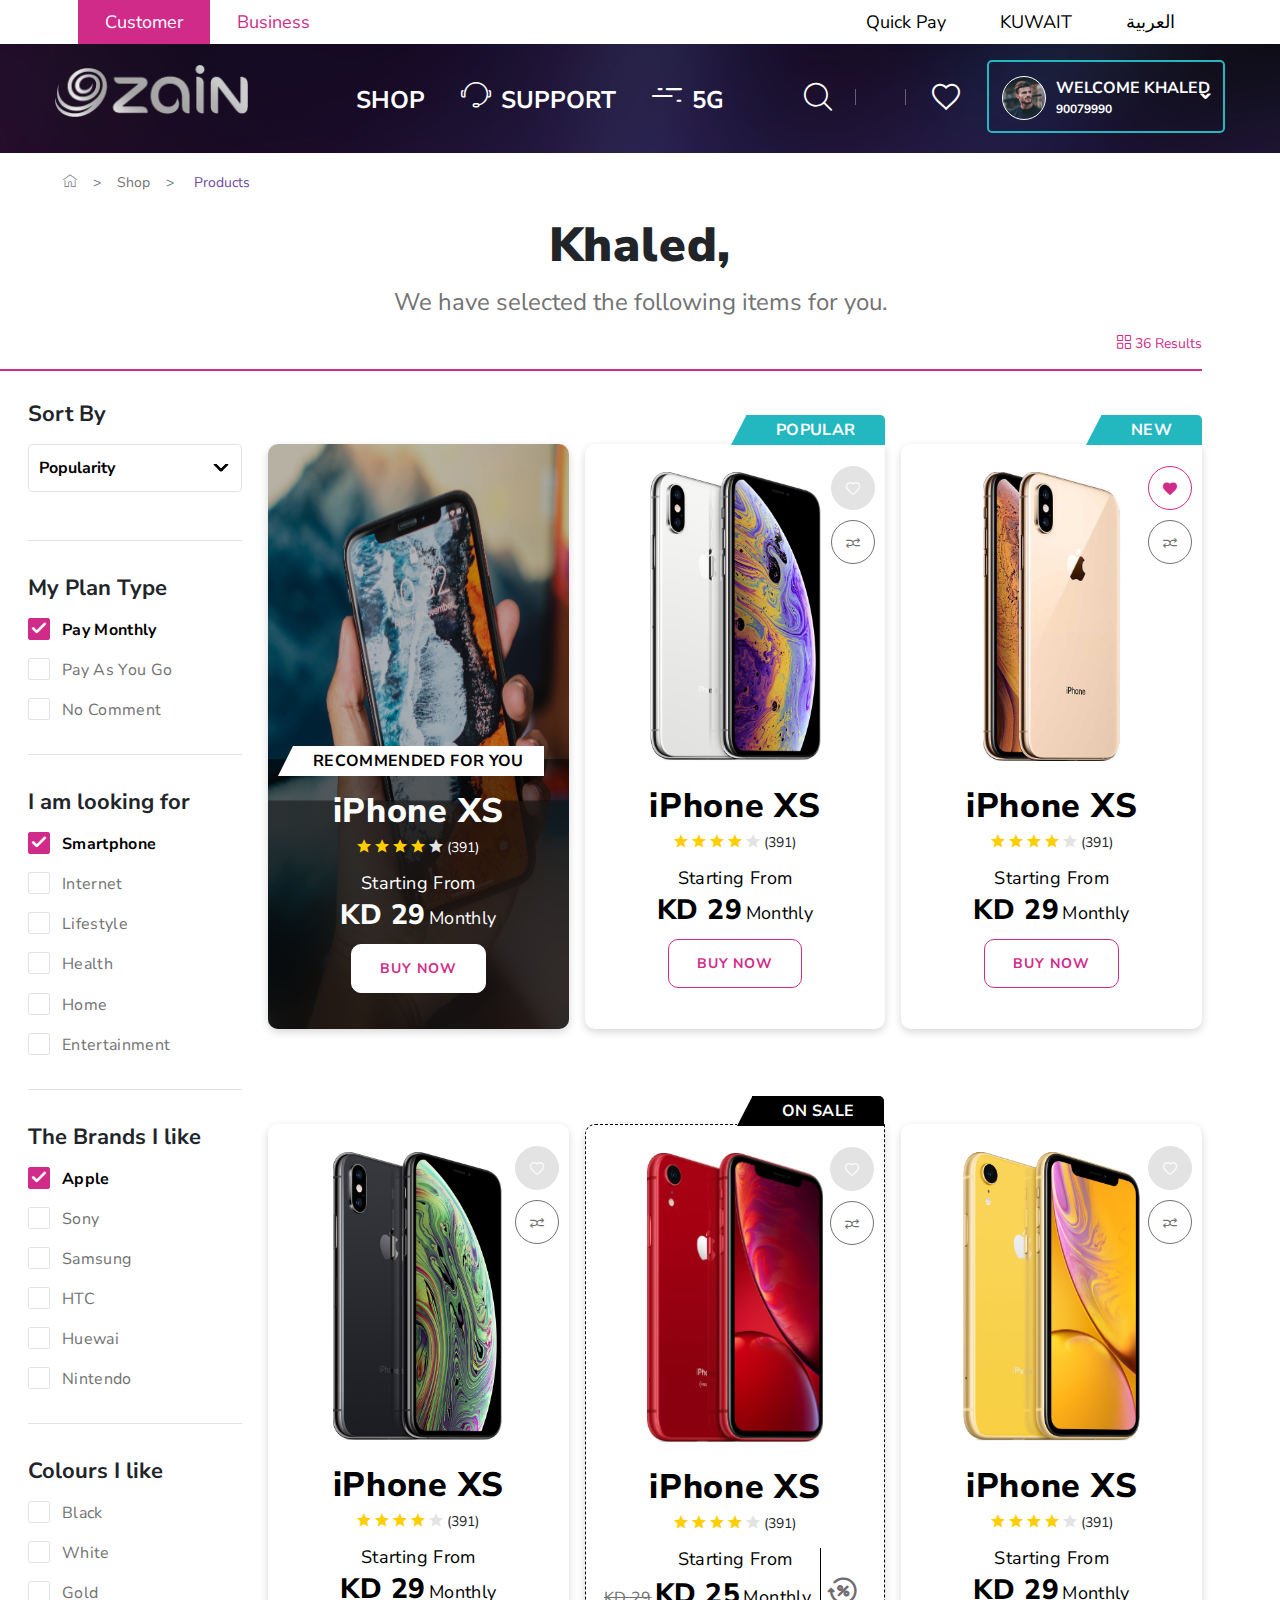
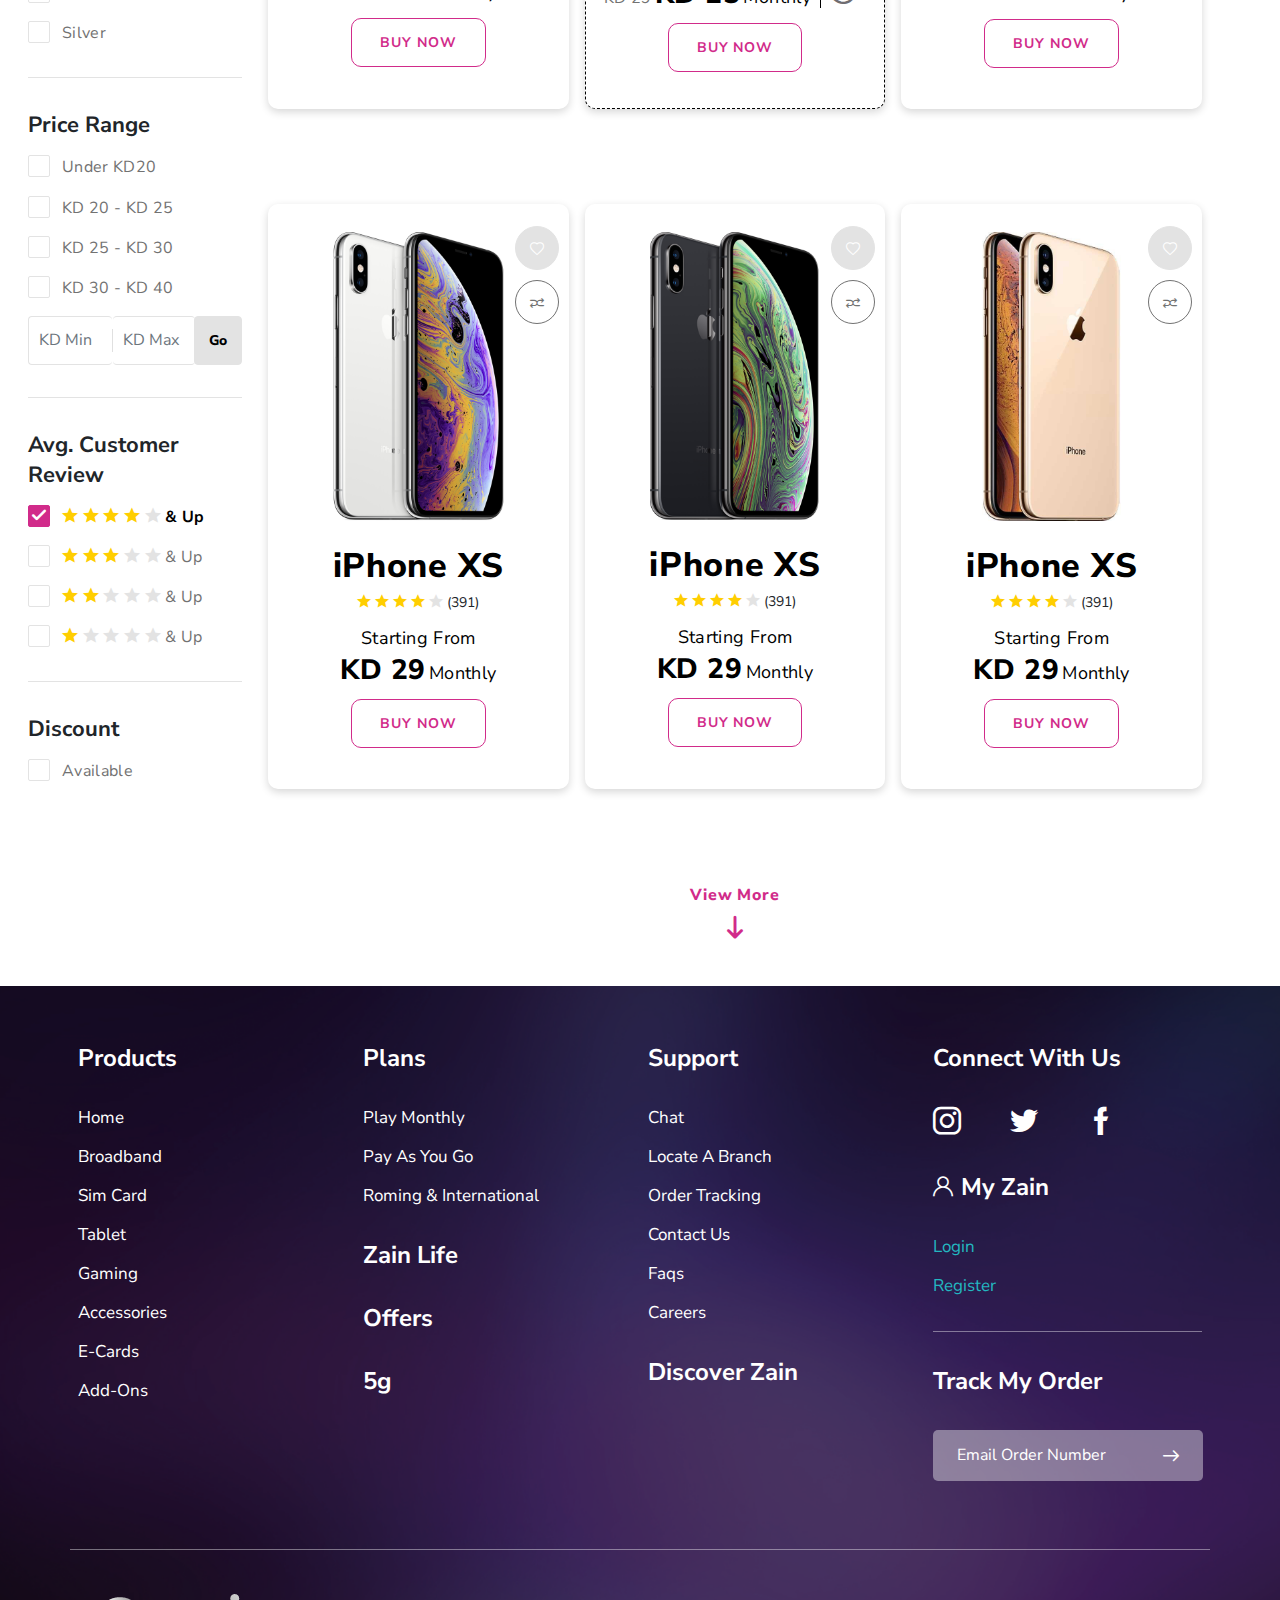
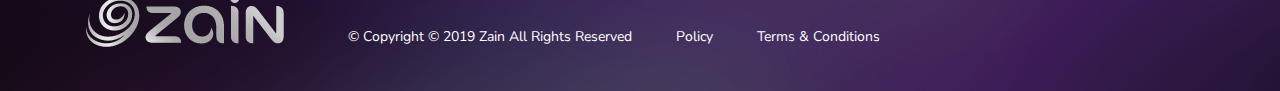
<file: product-listing.html>
<!DOCTYPE html>

<html class="kw">

<head>
    <title>Tinext-HOME</title>
    <meta charset="UTF-8">
    <meta content="initial-scale=1.0, width=device-width" name="viewport" />

    <!-- Style links -->
    <link rel="stylesheet" type="text/css" href="css/bootstrap.min.css" />
    <link rel="stylesheet" type="text/css" href="css/lf-main.css" />
    <link href="https://fonts.googleapis.com/css?family=Nunito+Sans:300,400,600,700,800,900&display=swap"
        rel="stylesheet">
    <link rel="stylesheet" type="text/css" href="css/custom.css" />
    <link rel="stylesheet" type="text/css" href="css/icon-fonts.css" />
    <!-- Style Links End -->

    <link rel="shortcut icon" type="image/png" href="images/favicon.png" />

</head>

<body class="controls-visible has-control-menu yui3-skin-sam signed-in public-page site closed">

    <div class="container-fluid" id="wrapper">

        <header class="banner">
            <!-- Header Content -->
            <div class="row c-htoplink">
                <div class="container">
                    <div class="row">
                        <div class="col-lg-12">
                            <div class="row c-htoplinkcontainer">
                                <div class="col-lg-6">
                                    <a href="#" class="c-htoplinkcontainer--cbtn active">Customer</a>
                                    <a href="#" class="c-htoplinkcontainer--cbtn">Business</a>
                                </div>
                                <div class="col-lg-6">
                                    <div class="text-right">
                                        <a href="#" class="c-htoplinkcontainer--nbtn">Quick Pay</a>
                                        <a href="#" class="c-htoplinkcontainer--nbtn">KUWAIT</a>
                                        <a href="#" class="c-htoplinkcontainer--nbtn">العربية</a>
                                    </div>
                                </div>
                            </div>
                        </div>
                    </div>
                </div>
            </div>
            <!-- Header Content End -->
            <!-- Header Content -->

            <div class="row c-mainheader header-sticky">
                <div class="col-lg-3 c-logo-container">
                    <a href="#" class="c-brand ml55"><img src="./images/logo@2x.png" width="193" alt="Brand Logo" /></a>
                </div>
                <div class="col-lg-4 c-navigation-container">
                    <nav class="navbar navbar-expand-lg bg-transparent py-3 shadow-sm">
                        <a href="#" class="navbar-brand font-weight-bold d-block d-lg-none">MegaMenu</a>
                        <button type="button" data-toggle="collapse" data-target="#navbarContent"
                            aria-controls="navbars" aria-expanded="false" aria-label="Toggle navigation"
                            class="navbar-toggler">
                            <span class="navbar-toggler-icon"></span>
                        </button>
                        <div id="navbarContent" class="collapse navbar-collapse">
                            <ul class="navbar-nav mx-auto">
                                <!-- Megamenu-->
                                <li class="nav-item dropdown dropdown-hoverable megamenu">
                                    <a id="megamneu" href="" data-toggle="dropdown" aria-haspopup="true"
                                        aria-expanded="false"
                                        class="nav-link dropdown-toggle font-weight-bold text-uppercase fs-24 cl-ffffff plr33"><i
                                            class="icon-Group-1573 mr10 fs-30"></i>SHOP</a>
                                    <div aria-labelledby="megamneu" class="dropdown-menu rounded-0 border-0 p-0 m-0">
                                        <div class="container-fluid plr70">
                                            <div class="row bg-white rounded-0 m-0 shadow-sm">
                                                <div class="col-lg-7 col-xl-8">
                                                    <div class="ptb40 mlr-15">
                                                        <div class="row">
                                                            <div class="col-lg-3 mb-4 c-megamenu-list">
                                                                <h6
                                                                    class="font-weight-bold text-capitalize fs-24 font-weight-bold">
                                                                    <i class="icon-save-money --icon mr10"></i>plans
                                                                </h6>
                                                                <ul class="list-unstyled">
                                                                    <li class="nav-item"><a href=""
                                                                            class="nav-link text-small pb-0 fs-19 cl-727272">Play
                                                                            Monthly</a></li>
                                                                    <li class="nav-item"><a href=""
                                                                            class="nav-link text-small pb-0 fs-19 cl-727272">Pay
                                                                            As You Go</a></li>
                                                                    <li class="nav-item"><a href=""
                                                                            class="nav-link text-small pb-0 fs-19 cl-727272">Roming
                                                                            & International</a></li>
                                                                </ul>
                                                            </div>
                                                            <div class="col-lg-3 mb-4 c-megamenu-list">
                                                                <h6
                                                                    class="font-weight-bold text-capitalize fs-24 font-weight-bold">
                                                                    <i class="icon-smartphone --icon mr10"></i>Products
                                                                </h6>
                                                                <ul class="list-unstyled">
                                                                    <li class="nav-item"><a href=""
                                                                            class="nav-link text-small pb-0 fs-19 cl-727272">Smartphone</a>
                                                                    </li>
                                                                    <li class="nav-item"><a href=""
                                                                            class="nav-link text-small pb-0 fs-19 cl-727272">HomeBroadband</a>
                                                                    </li>
                                                                    <li class="nav-item"><a href=""
                                                                            class="nav-link text-small pb-0 fs-19 cl-727272">SIM
                                                                            Card</a></li>
                                                                    <li class="nav-item"><a href=""
                                                                            class="nav-link text-small pb-0 fs-19 cl-727272">Tablet</a>
                                                                    </li>
                                                                    <li class="nav-item"><a href=""
                                                                            class="nav-link text-small pb-0 fs-19 cl-727272">Gaming</a>
                                                                    </li>
                                                                    <li class="nav-item"><a href=""
                                                                            class="nav-link text-small pb-0 fs-19 cl-727272">Accessories</a>
                                                                    </li>
                                                                    <li class="nav-item"><a href=""
                                                                            class="nav-link text-small pb-0 fs-19 cl-727272">E-Cards</a>
                                                                    </li>
                                                                    <li class="nav-item"><a href=""
                                                                            class="nav-link text-small pb-0 fs-19 cl-727272">Add-ons</a>
                                                                    </li>
                                                                </ul>
                                                            </div>
                                                            <div class="col-lg-3 mb-4 c-megamenu-list">
                                                                <h6
                                                                    class="font-weight-bold text-capitalize fs-24 font-weight-bold">
                                                                    <i class="icon-smart-home --icon mr10"></i>Zain Life
                                                                </h6>
                                                                <ul class="list-unstyled">
                                                                    <li class="nav-item"><a href=""
                                                                            class="nav-link text-small pb-0 fs-19 cl-727272">Smart
                                                                            Home</a></li>
                                                                    <li class="nav-item"><a href=""
                                                                            class="nav-link text-small pb-0 fs-19 cl-727272">Health</a>
                                                                    </li>
                                                                    <li class="nav-item"><a href=""
                                                                            class="nav-link text-small pb-0 fs-19 cl-727272">Lifestyle</a>
                                                                    </li>
                                                                    <li class="nav-item"><a href=""
                                                                            class="nav-link text-small pb-0 fs-19 cl-727272">Entertainment</a>
                                                                    </li>
                                                                </ul>
                                                            </div>
                                                            <div class="col-lg-3 mb-4 c-megamenu-list">
                                                                <h6
                                                                    class="font-weight-bold text-capitalize fs-24 font-weight-bold">
                                                                    <i class="icon-offers --icon mr10"></i>Offers</h6>
                                                                <ul class="list-unstyled">
                                                                    <li class="nav-item"><a href=""
                                                                            class="nav-link text-small pb-0 fs-19 cl-727272">Existing
                                                                            Customer Offers</a></li>
                                                                    <li class="nav-item"><a href=""
                                                                            class="nav-link text-small pb-0 fs-19 cl-727272">All
                                                                            Offers & Promotions</a></li>
                                                                </ul>
                                                            </div>
                                                        </div>
                                                    </div>
                                                </div>
                                                <div class="col-lg-5 col-xl-4 ptb40 mlr-15 d-none d-lg-block">
                                                    <div class="text-right position-relative c-megamenu-media">
                                                        <img src="./images/menu.png" />
                                                        <div class="c-megamenu-imgtxt">
                                                            <p class="text-left fs-34 font-weight-bold"><span
                                                                    class="plr10 cl-ffffff">Apple Watch S4</span></p>
                                                            <p class="text-left fs-34 font-weight-bold"><span
                                                                    class="plr10 cl-ffffff">44mm Celular</span></p>
                                                            <button class="btn btn-pc-3 d-block mt18" type="button">BUY
                                                                NOW</button>
                                                        </div>
                                                    </div>
                                                </div>
                                            </div>
                                        </div>
                                    </div>
                                </li>
                                <li class="nav-item"><a href=""
                                        class="nav-link font-weight-bold text-uppercase fs-24 cl-ffffff plr33"><i
                                            class="icon-headphones-with-mic mr10 fs-30"></i>SUPPORT</a>
                                </li>
                                <li class="nav-item"><a href=""
                                        class="nav-link font-weight-bold text-uppercase fs-24 cl-ffffff plr33"><i
                                            class="icon-Group-1561 mr10 fs-30"></i>5G</a></li>
                            </ul>
                        </div>
                    </nav>
                </div>
                <div class="col-lg-5 c-rightlinks-container">
                    <div class="c-headerRight mr55 text-right">
                        <a href="#" class="plr33 fs-28 cl-ffffff"><i class="icon-magnifying-glass"></i></a>
                        <a href="#" class="plr33 fs-28 cl-ffffff"><i class="icon-checkout"></i></a>
                        <a href="#" class="plr33 fs-28 no-border cl-ffffff"><i
                                class="icon-favorite-heart-button"></i></a>
                        <!-- <button class="btn btn-pc-5" type="button"><i class="icon-user-4 mr10"></i>My ZAIN</button> -->
                        <nav class="navbar-expand-sm profile-navbar">
                            <div class="collapse navbar-collapse" id="navbar-list-4">
                                <ul class="navbar-nav">
                                    <li class="nav-item dropdown">
                                        <a class="nav-link dropdown-toggle btn btn-pc-5" href="#"
                                            id="navbarDropdownMenuLink" role="button" data-toggle="dropdown"
                                            aria-haspopup="true" aria-expanded="false">
                                            <div class="rounded-circle"
                                                style="background-image:url(images/profile_picture.png)"></div>
                                            <div class="profile-info">
                                                <sapn class="fs-16 d-block">Welcome Khaled</sapn>
                                                <sapn class="fs-12 d-block">90079990</sapn>
                                            </div>
                                            <span class="downarrow"></span>
                                        </a>
                                        <div class="dropdown-menu" aria-labelledby="navbarDropdownMenuLink">
                                            <a class="dropdown-item" href="#">Log Out</a>
                                        </div>
                                    </li>
                                </ul>
                            </div>
                        </nav>

                    </div>
                </div>
            </div>

            <!-- Header Content End -->

        </header>

        <section class="content">

            <!-- Main Content Area -->
            <div class="c-mediyarow">
                <div class="columns-1">
                    <div class="portlet-layout row">
                        <div class="col-md-12 portlet-column portlet-column-only yui3-dd-drop">
                            <div class="portlet-dropzone portlet-column-content portlet-column-content-only">

                                <div class="common-2-row-2-col" id="main-content" role="main">
                                    <div class="portlet-layout row">
                                        <div class="col-md-12 portlet-column portlet-column-only" id="column-1">
                                            <div class="ml55">
                                                <div class="breadcrumb-wrapper inner-main-section-sm">
                                                    <nav aria-label="breadcrumb">
                                                        <ol class="breadcrumb">
                                                            <li class="breadcrumb-item"><a href="#"><span
                                                                        class="icon-home"></span></a>
                                                            </li>
                                                            <li class="breadcrumb-item"><a href="#">Shop</a></li>
                                                            <li class="breadcrumb-item active" aria-current="page">
                                                                Products
                                                            </li>
                                                        </ol>
                                                    </nav>
                                                </div>


                                            </div>
                                            <div class="container">
                                                <div class="row">
                                                    <div class="col-md-12">
                                                        <div class="heading text-center">
                                                            <h3 class="fs-48 fw-800 text-capitalize">Khaled,</h3>
                                                            <p class="fs-24 cl-727272">We have selected the following items for you.
                                                            </p>
                                                        </div>
                                                        <div class="text-right result">
                                                            <span class="icon-Group-1565"></span> 36 Results
                                                        </div>
                                                        <div class="seperator-line-container mb-30"></div>
                                                    </div>
                                                </div>
                                            </div>
                                        </div>
                                    </div>
                                    <div class="container">
                                        <div class="portlet-layout row inner-layout-section-content">
                                            <div class="col-md-2 portlet-column portlet-column-first" id="column-2">
                                                <div class="filters">
                                                    <div class="filter-option-group">
                                                        <label class="title">Sort By</label>

                                                        <div class="form-group max-w-100">
                                                            <select name="sortby" class="form-control">
                                                                <option value="64">Popularity</option>
                                                                <option value="32">Newest</option>
                                                            </select>
                                                            <span class="downarrow"></span>
                                                        </div>
                                                    </div>

                                                    <div class="filter-option-group">
                                                        <label class="title">My Plan Type</label>
                                                        <div class="checkbox-wrapper">
                                                            <input class="checkbox" type="checkbox" id="checkbox-1"
                                                                name="checkbox" checked="checked" />
                                                            <label for="checkbox-1">Pay Monthly</label>
                                                        </div>
                                                        <div class="checkbox-wrapper">
                                                            <input class="checkbox" type="checkbox" id="checkbox-2"
                                                                name="checkbox" />
                                                            <label for="checkbox-2">Pay As You Go</label>
                                                        </div>
                                                        <div class="checkbox-wrapper">
                                                            <input class="checkbox" type="checkbox" id="checkbox-3"
                                                                name="checkbox" />
                                                            <label for="checkbox-3">No Comment</label>
                                                        </div>
                                                    </div>

                                                    <div class="filter-option-group">
                                                        <label class="title">I am looking for</label>
                                                        <div class="checkbox-wrapper">
                                                            <input class="checkbox" type="checkbox" id="checkbox-4"
                                                                name="checkbox" checked="checked" />
                                                            <label for="checkbox-4">Smartphone</label>
                                                        </div>
                                                        <div class="checkbox-wrapper">
                                                            <input class="checkbox" type="checkbox" id="checkbox-5"
                                                                name="checkbox" />
                                                            <label for="checkbox-5">Internet</label>
                                                        </div>
                                                        <div class="checkbox-wrapper">
                                                            <input class="checkbox" type="checkbox" id="checkbox-6"
                                                                name="checkbox" />
                                                            <label for="checkbox-6">Lifestyle</label>
                                                        </div>
                                                        <div class="checkbox-wrapper">
                                                            <input class="checkbox" type="checkbox" id="checkbox-7"
                                                                name="checkbox" />
                                                            <label for="checkbox-7">Health</label>
                                                        </div>
                                                        <div class="checkbox-wrapper">
                                                            <input class="checkbox" type="checkbox" id="checkbox-8"
                                                                name="checkbox" />
                                                            <label for="checkbox-8">Home</label>
                                                        </div>
                                                        <div class="checkbox-wrapper">
                                                            <input class="checkbox" type="checkbox" id="checkbox-9"
                                                                name="checkbox" />
                                                            <label for="checkbox-9">Entertainment</label>
                                                        </div>
                                                    </div>

                                                    <div class="filter-option-group">
                                                        <label class="title">The Brands I like</label>
                                                        <div class="checkbox-wrapper">
                                                            <input class="checkbox" type="checkbox" id="checkbox-10"
                                                                name="checkbox" checked="checked" />
                                                            <label for="checkbox-10">Apple</label>
                                                        </div>
                                                        <div class="checkbox-wrapper">
                                                            <input class="checkbox" type="checkbox" id="checkbox-11"
                                                                name="checkbox" />
                                                            <label for="checkbox-11">Sony</label>
                                                        </div>
                                                        <div class="checkbox-wrapper">
                                                            <input class="checkbox" type="checkbox" id="checkbox-12"
                                                                name="checkbox" />
                                                            <label for="checkbox-12">Samsung</label>
                                                        </div>
                                                        <div class="checkbox-wrapper">
                                                            <input class="checkbox" type="checkbox" id="checkbox-13"
                                                                name="checkbox" />
                                                            <label for="checkbox-13">HTC</label>
                                                        </div>
                                                        <div class="checkbox-wrapper">
                                                            <input class="checkbox" type="checkbox" id="checkbox-14"
                                                                name="checkbox" />
                                                            <label for="checkbox-14">Huewai</label>
                                                        </div>
                                                        <div class="checkbox-wrapper">
                                                            <input class="checkbox" type="checkbox" id="checkbox-15"
                                                                name="checkbox" />
                                                            <label for="checkbox-15">Nintendo</label>
                                                        </div>
                                                    </div>

                                                    <div class="filter-option-group">
                                                        <label class="title">Colours I like</label>
                                                        <div class="checkbox-wrapper">
                                                            <input class="checkbox" type="checkbox" id="checkbox-16"
                                                                name="checkbox" />
                                                            <label for="checkbox-16">Black</label>
                                                        </div>
                                                        <div class="checkbox-wrapper">
                                                            <input class="checkbox" type="checkbox" id="checkbox-17"
                                                                name="checkbox" />
                                                            <label for="checkbox-17">White</label>
                                                        </div>
                                                        <div class="checkbox-wrapper">
                                                            <input class="checkbox" type="checkbox" id="checkbox-18"
                                                                name="checkbox" />
                                                            <label for="checkbox-18">Gold</label>
                                                        </div>
                                                        <div class="checkbox-wrapper">
                                                            <input class="checkbox" type="checkbox" id="checkbox-19"
                                                                name="checkbox" />
                                                            <label for="checkbox-19">Silver</label>
                                                        </div>
                                                    </div>

                                                    <div class="filter-option-group">
                                                        <label class="title">Price Range</label>
                                                        <div class="checkbox-wrapper">
                                                            <input class="checkbox" type="checkbox" id="checkbox-20"
                                                                name="checkbox" />
                                                            <label for="checkbox-20">Under KD20</label>
                                                        </div>
                                                        <div class="checkbox-wrapper">
                                                            <input class="checkbox" type="checkbox" id="checkbox-21"
                                                                name="checkbox" />
                                                            <label for="checkbox-21">KD 20 - KD 25</label>
                                                        </div>
                                                        <div class="checkbox-wrapper">
                                                            <input class="checkbox" type="checkbox" id="checkbox-22"
                                                                name="checkbox" />
                                                            <label for="checkbox-22">KD 25 - KD 30 </label>
                                                        </div>
                                                        <div class="checkbox-wrapper">
                                                            <input class="checkbox" type="checkbox" id="checkbox-23"
                                                                name="checkbox" />
                                                            <label for="checkbox-23">KD 30 - KD 40 </label>
                                                        </div>
                                                        <div class="input-group">
                                                            <input type="text" class="form-control"
                                                                placeholder="KD Min">
                                                            <span class="seperator"></span>
                                                            <input type="text" class="form-control"
                                                                placeholder="KD Max">
                                                            <div class="input-group-append">
                                                                <button class="btn btn-outline-secondary"
                                                                    type="button">Go</button>
                                                            </div>
                                                        </div>
                                                    </div>


                                                    <div class="filter-option-group">
                                                        <label class="title">Avg. Customer Review</label>
                                                        <div class="checkbox-wrapper">
                                                            <input class="checkbox" type="checkbox" id="checkbox-24"
                                                                name="checkbox" checked="checked" />
                                                            <label for="checkbox-24">
                                                                <span
                                                                    class="star active icon-mark-as-favorite-star"></span>
                                                                <span
                                                                    class="star active icon-mark-as-favorite-star"></span>
                                                                <span
                                                                    class="star active icon-mark-as-favorite-star"></span>
                                                                <span
                                                                    class="star active icon-mark-as-favorite-star"></span>
                                                                <span class="star icon-mark-as-favorite-star"></span>
                                                                & Up
                                                            </label>
                                                        </div>
                                                        <div class="checkbox-wrapper">
                                                            <input class="checkbox" type="checkbox" id="checkbox-25"
                                                                name="checkbox" />
                                                            <label for="checkbox-25">
                                                                <span
                                                                    class="star active icon-mark-as-favorite-star"></span>
                                                                <span
                                                                    class="star active icon-mark-as-favorite-star"></span>
                                                                <span
                                                                    class="star active icon-mark-as-favorite-star"></span>
                                                                <span class="star icon-mark-as-favorite-star"></span>
                                                                <span class="star icon-mark-as-favorite-star"></span>
                                                                & Up
                                                            </label>
                                                        </div>
                                                        <div class="checkbox-wrapper">
                                                            <input class="checkbox" type="checkbox" id="checkbox-26"
                                                                name="checkbox" />
                                                            <label for="checkbox-26">
                                                                <span
                                                                    class="star active icon-mark-as-favorite-star"></span>
                                                                <span
                                                                    class="star active icon-mark-as-favorite-star"></span>
                                                                <span class="star icon-mark-as-favorite-star"></span>
                                                                <span class="star icon-mark-as-favorite-star"></span>
                                                                <span class="star icon-mark-as-favorite-star"></span>
                                                                & Up
                                                            </label>
                                                        </div>
                                                        <div class="checkbox-wrapper">
                                                            <input class="checkbox" type="checkbox" id="checkbox-27"
                                                                name="checkbox" />
                                                            <label for="checkbox-27">
                                                                <span
                                                                    class="star active icon-mark-as-favorite-star"></span>
                                                                <span class="star icon-mark-as-favorite-star"></span>
                                                                <span class="star icon-mark-as-favorite-star"></span>
                                                                <span class="star icon-mark-as-favorite-star"></span>
                                                                <span class="star icon-mark-as-favorite-star"></span>
                                                                & Up
                                                            </label>
                                                        </div>
                                                    </div>


                                                    <div class="filter-option-group">
                                                        <label class="title">Discount</label>
                                                        <div class="checkbox-wrapper">
                                                            <input class="checkbox" type="checkbox" id="checkbox-28"
                                                                name="checkbox" />
                                                            <label for="checkbox-28">Available</label>
                                                        </div>
                                                    </div>


                                                </div>
                                            </div>
                                            <div class="col-md-10 portlet-column portlet-column-last" id="column-3">
                                                <div class="product-listing">
                                                    <div class="row">
                                                        <div class="col-md-4">
                                                            <div class="product text-center recommended">
                                                                <div class="image">
                                                                    <img src="images/iphone-rec.png" alt="">
                                                                </div>

                                                                <div class="details">
                                                                    <div class="recommended-tag">
                                                                        <span>RECOMMENDED FOR YOU</span>
                                                                    </div>
                                                                    <h4>iPhone XS</h4>

                                                                    <div class="ratting">
                                                                        <span
                                                                            class="star active icon-mark-as-favorite-star"></span>
                                                                        <span
                                                                            class="star active icon-mark-as-favorite-star"></span>
                                                                        <span
                                                                            class="star active icon-mark-as-favorite-star"></span>
                                                                        <span
                                                                            class="star active icon-mark-as-favorite-star"></span>
                                                                        <span
                                                                            class="star icon-mark-as-favorite-star"></span>
                                                                        <span>(391)</span>
                                                                    </div>
                                                                    <div class="info">
                                                                        <p>Starting From</p>
                                                                        <h5><span>KD 29</span>Monthly</h5>
                                                                    </div>
                                                                    <button class="btn btn-pc-2 btn-sm"
                                                                        type="button"><span>Buy
                                                                            Now</span></button>
                                                                </div>
                                                            </div>
                                                        </div>
                                                        <div class="col-md-4">

                                                            <div class="product text-center product-tag">
                                                                <div class="image">
                                                                    <img src="images/Iphone.png" alt="">
                                                                </div>
                                                                <div class="details">
                                                                    <h4>iPhone XS</h4>

                                                                    <div class="ratting">
                                                                        <span
                                                                            class="star active icon-mark-as-favorite-star"></span>
                                                                        <span
                                                                            class="star active icon-mark-as-favorite-star"></span>
                                                                        <span
                                                                            class="star active icon-mark-as-favorite-star"></span>
                                                                        <span
                                                                            class="star active icon-mark-as-favorite-star"></span>
                                                                        <span
                                                                            class="star icon-mark-as-favorite-star"></span>
                                                                        <span>(391)</span>
                                                                    </div>
                                                                    <div class="info">
                                                                        <p>Starting From</p>
                                                                        <h5><span>KD 29</span>Monthly</h5>
                                                                    </div>
                                                                    <button type="button"
                                                                        class="btn btn-pc-4 btn-sm">Buy
                                                                        Now</button>
                                                                    <div class="fav-comp">
                                                                        <div class="options favourite">
                                                                            <span
                                                                                class="icon-favorite-heart-button icon"></span>
                                                                            <span class="text">ADD TO FAV</span>

                                                                        </div>
                                                                        <div class="options compare">
                                                                            <span
                                                                                class="icon-compare-black icon"></span>
                                                                            <span class="text">ADD TO COMPARE</span>

                                                                        </div>
                                                                    </div>
                                                                </div>
                                                                <div class="tag new-tag">POPULAR</div>
                                                            </div>

                                                        </div>

                                                        <div class="col-md-4">

                                                            <div class="product text-center product-tag">
                                                                <div class="image">
                                                                    <img src="images/apple.png" alt="">
                                                                </div>
                                                                <div class="details">
                                                                    <h4>iPhone XS</h4>

                                                                    <div class="ratting">
                                                                        <span
                                                                            class="star active icon-mark-as-favorite-star"></span>
                                                                        <span
                                                                            class="star active icon-mark-as-favorite-star"></span>
                                                                        <span
                                                                            class="star active icon-mark-as-favorite-star"></span>
                                                                        <span
                                                                            class="star active icon-mark-as-favorite-star"></span>
                                                                        <span
                                                                            class="star icon-mark-as-favorite-star"></span>
                                                                        <span>(391)</span>
                                                                    </div>
                                                                    <div class="info">
                                                                        <p>Starting From</p>
                                                                        <h5><span>KD 29</span>Monthly</h5>
                                                                    </div>
                                                                    <button type="button"
                                                                        class="btn btn-pc-4 btn-sm">Buy
                                                                        Now</button>
                                                                    <div class="fav-comp">
                                                                        <div class="options favourite active">
                                                                            <span
                                                                                class="icon-favorite-heart-button icon"></span>
                                                                            <span class="text">ADD TO FAV</span>

                                                                        </div>
                                                                        <div class="options compare">
                                                                            <span
                                                                                class="icon-compare-black icon"></span>
                                                                            <span class="text">ADD TO COMPARE</span>

                                                                        </div>
                                                                    </div>
                                                                </div>
                                                                <div class="tag new-tag">NEW</div>
                                                            </div>
                                                        </div>
                                                        <div class="col-md-4">

                                                            <div class="product text-center">
                                                                <div class="image">
                                                                    <img src="images/mobile-black.png" alt="">
                                                                </div>
                                                                <div class="details">
                                                                    <h4>iPhone XS</h4>

                                                                    <div class="ratting">
                                                                        <span
                                                                            class="star active icon-mark-as-favorite-star"></span>
                                                                        <span
                                                                            class="star active icon-mark-as-favorite-star"></span>
                                                                        <span
                                                                            class="star active icon-mark-as-favorite-star"></span>
                                                                        <span
                                                                            class="star active icon-mark-as-favorite-star"></span>
                                                                        <span
                                                                            class="star icon-mark-as-favorite-star"></span>
                                                                        <span>(391)</span>
                                                                    </div>
                                                                    <div class="info">
                                                                        <p>Starting From</p>
                                                                        <h5><span>KD 29</span>Monthly</h5>
                                                                    </div>
                                                                    <button type="button"
                                                                        class="btn btn-pc-4 btn-sm">Buy
                                                                        Now</button>
                                                                    <div class="fav-comp">
                                                                        <div class="options favourite">
                                                                            <span
                                                                                class="icon-favorite-heart-button icon"></span>
                                                                            <span class="text">ADD TO FAV</span>

                                                                        </div>
                                                                        <div class="options compare">
                                                                            <span
                                                                                class="icon-compare-black icon"></span>
                                                                            <span class="text">ADD TO COMPARE</span>

                                                                        </div>
                                                                    </div>
                                                                </div>
                                                            </div>

                                                        </div>
                                                        <div class="col-md-4">

                                                            <div class="product text-center product-tag on-sale">
                                                                <div class="image">
                                                                    <img src="images/mobile-red.png" alt="">
                                                                </div>
                                                                <div class="details">
                                                                    <h4>iPhone XS</h4>

                                                                    <div class="ratting">
                                                                        <span
                                                                            class="star active icon-mark-as-favorite-star"></span>
                                                                        <span
                                                                            class="star active icon-mark-as-favorite-star"></span>
                                                                        <span
                                                                            class="star active icon-mark-as-favorite-star"></span>
                                                                        <span
                                                                            class="star active icon-mark-as-favorite-star"></span>
                                                                        <span
                                                                            class="star icon-mark-as-favorite-star"></span>
                                                                        <span>(391)</span>
                                                                    </div>
                                                                    <div class="info">
                                                                        <p>Starting From</p>
                                                                        <h5>
                                                                            <span class="strike">KD 29</span><span>KD
                                                                                25</span>Monthly
                                                                            <span
                                                                                class="icon-offers icon fs-30"></span>
                                                                        </h5>

                                                                    </div>
                                                                    <button type="button"
                                                                        class="btn btn-pc-4 btn-sm">Buy
                                                                        Now</button>
                                                                    <div class="fav-comp">
                                                                        <div class="options favourite">
                                                                            <span
                                                                                class="icon-favorite-heart-button icon"></span>
                                                                            <span class="text">ADD TO FAV</span>

                                                                        </div>
                                                                        <div class="options compare">
                                                                            <span
                                                                                class="icon-compare-black icon"></span>
                                                                            <span class="text">ADD TO COMPARE</span>

                                                                        </div>
                                                                    </div>
                                                                </div>
                                                                <div class="tag on-sale-tag">ON SALE</div>
                                                            </div>

                                                        </div>

                                                        <div class="col-md-4">

                                                            <div class="product text-center">
                                                                <div class="image">
                                                                    <img src="images/mobile-yelow.png" alt="">
                                                                </div>
                                                                <div class="details">
                                                                    <h4>iPhone XS</h4>

                                                                    <div class="ratting">
                                                                        <span
                                                                            class="star active icon-mark-as-favorite-star"></span>
                                                                        <span
                                                                            class="star active icon-mark-as-favorite-star"></span>
                                                                        <span
                                                                            class="star active icon-mark-as-favorite-star"></span>
                                                                        <span
                                                                            class="star active icon-mark-as-favorite-star"></span>
                                                                        <span
                                                                            class="star icon-mark-as-favorite-star"></span>
                                                                        <span>(391)</span>
                                                                    </div>
                                                                    <div class="info">
                                                                        <p>Starting From</p>
                                                                        <h5><span>KD 29</span>Monthly</h5>
                                                                    </div>
                                                                    <button type="button"
                                                                        class="btn btn-pc-4 btn-sm">Buy
                                                                        Now</button>
                                                                    <div class="fav-comp">
                                                                        <div class="options favourite">
                                                                            <span
                                                                                class="icon-favorite-heart-button icon"></span>
                                                                            <span class="text">ADD TO FAV</span>

                                                                        </div>
                                                                        <div class="options compare">
                                                                            <span
                                                                                class="icon-compare-black icon"></span>
                                                                            <span class="text">ADD TO COMPARE</span>

                                                                        </div>
                                                                    </div>
                                                                </div>
                                                            </div>
                                                        </div>

                                                        <div class="col-md-4">

                                                            <div class="product text-center">
                                                                <div class="image">
                                                                    <img src="images/Iphone.png" alt="">
                                                                </div>
                                                                <div class="details">
                                                                    <h4>iPhone XS</h4>

                                                                    <div class="ratting">
                                                                        <span
                                                                            class="star active icon-mark-as-favorite-star"></span>
                                                                        <span
                                                                            class="star active icon-mark-as-favorite-star"></span>
                                                                        <span
                                                                            class="star active icon-mark-as-favorite-star"></span>
                                                                        <span
                                                                            class="star active icon-mark-as-favorite-star"></span>
                                                                        <span
                                                                            class="star icon-mark-as-favorite-star"></span>
                                                                        <span>(391)</span>
                                                                    </div>
                                                                    <div class="info">
                                                                        <p>Starting From</p>
                                                                        <h5><span>KD 29</span>Monthly</h5>
                                                                    </div>
                                                                    <button type="button"
                                                                        class="btn btn-pc-4 btn-sm">Buy
                                                                        Now</button>
                                                                    <div class="fav-comp">
                                                                        <div class="options favourite">
                                                                            <span
                                                                                class="icon-favorite-heart-button icon"></span>
                                                                            <span class="text">ADD TO FAV</span>

                                                                        </div>
                                                                        <div class="options compare">
                                                                            <span
                                                                                class="icon-compare-black icon"></span>
                                                                            <span class="text">ADD TO COMPARE</span>

                                                                        </div>
                                                                    </div>
                                                                </div>
                                                            </div>
                                                        </div>

                                                        <div class="col-md-4">

                                                            <div class="product text-center">
                                                                <div class="image">
                                                                    <img src="images/mobile-black.png" alt="">
                                                                </div>
                                                                <div class="details">
                                                                    <h4>iPhone XS</h4>

                                                                    <div class="ratting">
                                                                        <span
                                                                            class="star active icon-mark-as-favorite-star"></span>
                                                                        <span
                                                                            class="star active icon-mark-as-favorite-star"></span>
                                                                        <span
                                                                            class="star active icon-mark-as-favorite-star"></span>
                                                                        <span
                                                                            class="star active icon-mark-as-favorite-star"></span>
                                                                        <span
                                                                            class="star icon-mark-as-favorite-star"></span>
                                                                        <span>(391)</span>
                                                                    </div>
                                                                    <div class="info">
                                                                        <p>Starting From</p>
                                                                        <h5><span>KD 29</span>Monthly</h5>
                                                                    </div>
                                                                    <button type="button"
                                                                        class="btn btn-pc-4 btn-sm">Buy
                                                                        Now</button>
                                                                    <div class="fav-comp">
                                                                        <div class="options favourite">
                                                                            <span
                                                                                class="icon-favorite-heart-button icon"></span>
                                                                            <span class="text">ADD TO FAV</span>

                                                                        </div>
                                                                        <div class="options compare">
                                                                            <span
                                                                                class="icon-compare-black icon"></span>
                                                                            <span class="text">ADD TO COMPARE</span>

                                                                        </div>
                                                                    </div>
                                                                </div>
                                                            </div>
                                                        </div>

                                                        <div class="col-md-4">

                                                            <div class="product text-center">
                                                                <div class="image">
                                                                    <img src="images/apple.png" alt="">
                                                                </div>
                                                                <div class="details">
                                                                    <h4>iPhone XS</h4>

                                                                    <div class="ratting">
                                                                        <span
                                                                            class="star active icon-mark-as-favorite-star"></span>
                                                                        <span
                                                                            class="star active icon-mark-as-favorite-star"></span>
                                                                        <span
                                                                            class="star active icon-mark-as-favorite-star"></span>
                                                                        <span
                                                                            class="star active icon-mark-as-favorite-star"></span>
                                                                        <span
                                                                            class="star icon-mark-as-favorite-star"></span>
                                                                        <span>(391)</span>
                                                                    </div>
                                                                    <div class="info">
                                                                        <p>Starting From</p>
                                                                        <h5><span>KD 29</span>Monthly</h5>
                                                                    </div>
                                                                    <button type="button"
                                                                        class="btn btn-pc-4 btn-sm">Buy
                                                                        Now</button>
                                                                    <div class="fav-comp">
                                                                        <div class="options favourite">
                                                                            <span
                                                                                class="icon-favorite-heart-button icon"></span>
                                                                            <span class="text">ADD TO FAV</span>

                                                                        </div>
                                                                        <div class="options compare">
                                                                            <span
                                                                                class="icon-compare-black icon"></span>
                                                                            <span class="text">ADD TO COMPARE</span>

                                                                        </div>
                                                                    </div>
                                                                </div>
                                                            </div>
                                                        </div>


                                                    </div>
                                                    <div class="row product-listing-more mb-5 text-center">
                                                        <div class="col-md-12">
                                                            <a href="#" class="view-all text-capitalize">View more<i
                                                                    class="icon icon-arrow-pointing-to-right-1"></i></a>
                                                        </div>
                                                    </div>
                                                </div>
                                            </div>

                                        </div>
                                    </div>
                                </div>


                            </div>
                        </div>
                    </div>
                </div>
            </div>
            <!-- Main Content Area End -->

        </section>

        <footer id="footer" role="contentinfo">

            <!-- Footer Content -->
            <section class="c-footer row">

                <div class="container">

                    <div class="row mb50">

                        <div class="col-lg-3">
                            <div class="c-footer__list">
                                <ul>
                                    <li class="c-footer__list--title"><a href="#">Products</a></li>
                                    <li><a href="#">Home</a></li>
                                    <li><a href="#">Broadband</a></li>
                                    <li><a href="#">Sim Card</a></li>
                                    <li><a href="#">Tablet</a></li>
                                    <li><a href="#">Gaming</a></li>
                                    <li><a href="#">Accessories</a></li>
                                    <li><a href="#">E-Cards</a></li>
                                    <li><a href="#">Add-Ons</a></li>
                                </ul>
                            </div>
                        </div>
                        <div class="col-lg-3">
                            <div class="c-footer__list">
                                <ul>
                                    <li class="c-footer__list--title"><a href="#">Plans</a></li>
                                    <li><a href="#">Play Monthly</a></li>
                                    <li><a href="#">Pay As You Go</a></li>
                                    <li><a href="#">Roming & International</a></li>
                                    <li class="c-footer__list--title"><a href="#">Zain Life</a></li>
                                    <li class="c-footer__list--title"><a href="#">Offers</a></li>
                                    <li class="c-footer__list--title"><a href="#">5g</a></li>
                                </ul>
                            </div>
                        </div>
                        <div class="col-lg-3">
                            <div class="c-footer__list">
                                <ul>
                                    <li class="c-footer__list--title"><a href="#">Support</a></li>
                                    <li><a href="#">Chat</a></li>
                                    <li><a href="#">Locate A Branch</a></li>
                                    <li><a href="#">Order Tracking</a></li>
                                    <li><a href="#">Contact Us</a></li>
                                    <li><a href="#">Faqs</a></li>
                                    <li><a href="#">Careers</a></li>
                                    <li class="c-footer__list--title"><a href="#">Discover Zain</a></li>
                                </ul>
                            </div>
                        </div>
                        <div class="col-lg-3">
                            <div class="c-footer__list">
                                <ul>
                                    <li class="c-footer__list--title">Connect With Us</li>
                                    <li>
                                        <a href="#" class="c-sociallink"><i
                                                class="icon-Group-1564 fs-28 cl-ffffff mr45"></i></a>
                                        <a href="#" class="c-sociallink"><i
                                                class="icon-twitter fs-28 cl-ffffff mr45"></i></a>
                                        <a href="#" class="c-sociallink"><i
                                                class="icon-facebook fs-28 cl-ffffff"></i></a>
                                    </li>
                                    <li class="c-footer__list--title"><i class="icon-user-4 mr-2 fs-20"></i>My Zain</li>
                                    <li><a href="#" class="--blue">Login</a></li>
                                    <li><a href="#" class="--blue">Register</a></li>
                                    <li class="c-footer__list--title">
                                        <div class="c-footer-sepline"></div>
                                    </li>
                                    <li class="c-footer__list--title">Track My Order</li>
                                    <li>
                                        <div class="c-trackorder">
                                            <label class="sr-only" for="inlineFormInputGroup">Username</label>
                                            <div class="input-group mb-2">
                                                <input type="text" class="form-control" id="inlineFormInputGroup"
                                                    placeholder="Email Order Number">
                                                <div class="input-group-postpend">
                                                    <div class="input-group-text"><i
                                                            class="icon-arrow-pointing-to-right"></i></div>
                                                </div>
                                            </div>
                                        </div>
                                    </li>
                                </ul>
                            </div>
                        </div>
                    </div>


                </div>
                <div class="container-fluid">
                    <div class="row c-mainfooter c-footer-sepline">
                        <div class="col-lg-12">
                            <div class="container">
                                <ul class="c-footer-list--sab">
                                    <li>
                                        <img src="images/logo@2x.png" />
                                    </li>
                                    <li>
                                        <p>© Copyright © 2019 Zain All Rights Reserved</p>
                                    </li>
                                    <li><a href="#">Policy</a></li>
                                    <li><a href="#">Terms & Conditions</a></li>
                                </ul>
                            </div>
                        </div>
                    </div>
                </div>

            </section>
            <!-- Footer Content End -->

        </footer>

        <div class="c-bodyoverlay"></div>

    </div>
    <!-- Script Files load -->
    <script src="javascript/jquery-v3.3.1.js"></script>
    <script src="https://cdn.jsdelivr.net/npm/popper.js@1.16.0/dist/umd/popper.min.js"></script>
    <script src="javascript/typeahead.bundle.min.js"></script>
    <script src="javascript/bootstrap.min.js"></script>
    <script src="javascript/custom.js"></script>
    <!-- Script Files load End -->
</body>

</html>
</file>
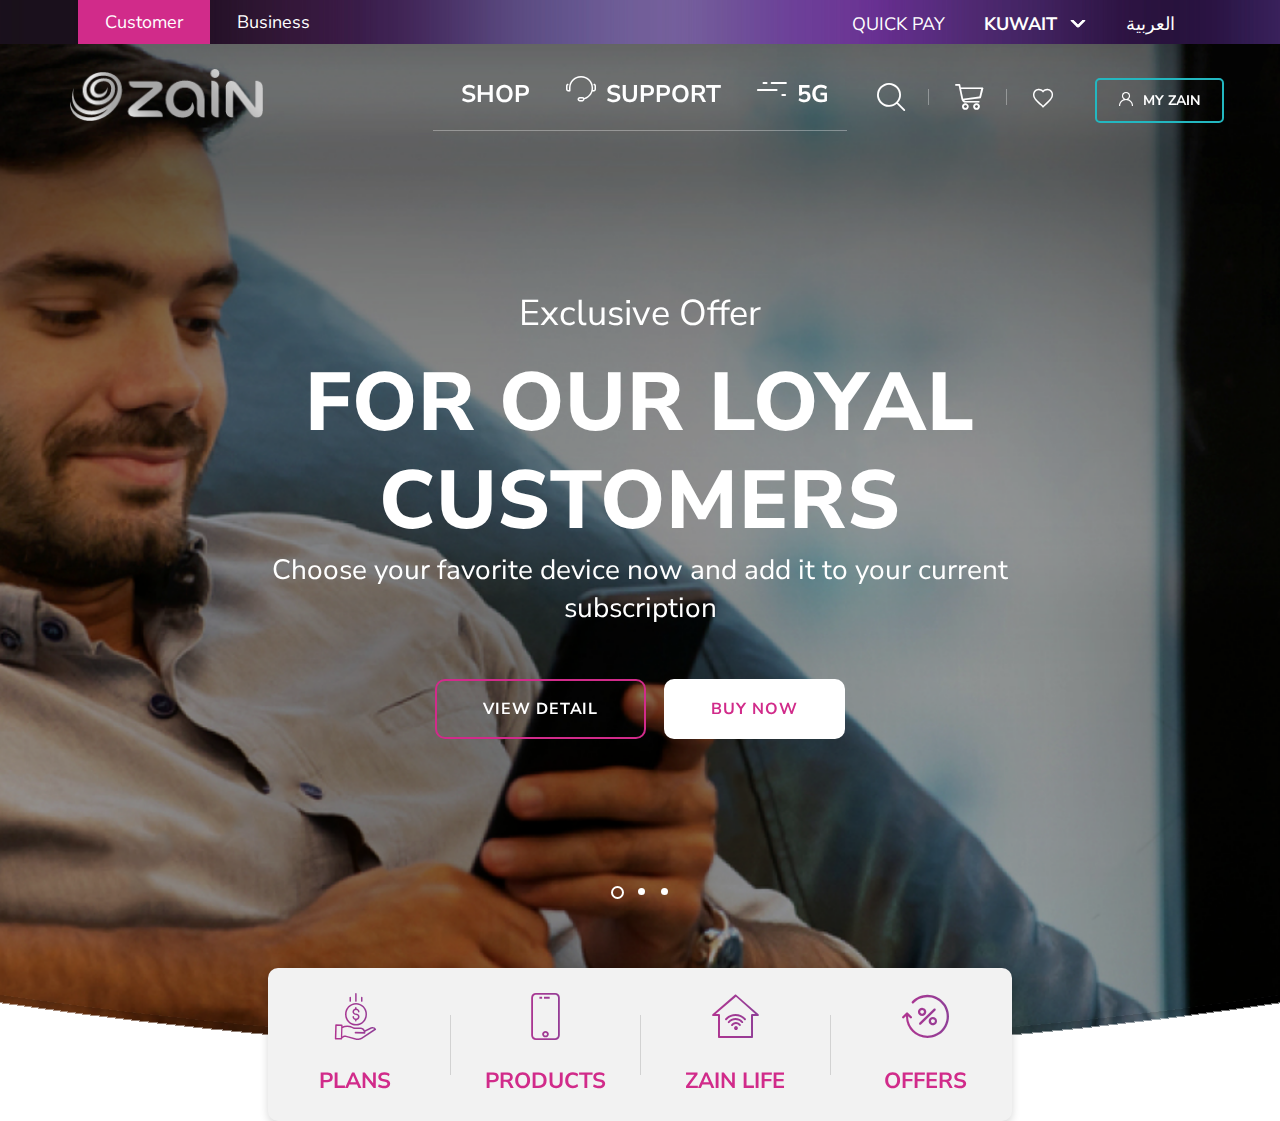
<file: search.html>
<!DOCTYPE html>

<html class="kw">

<head>
    <title>Tinext-HOME</title>
    <meta charset="UTF-8">
    <meta content="initial-scale=1.0, width=device-width" name="viewport" />

    <!-- Style links -->
    <link href="https://fonts.googleapis.com/css?family=Nunito+Sans:200,200i,300,300i,400,400i,600,600i,700,700i,800,800i&display=swap" rel="stylesheet">
    <link rel="stylesheet" type="text/css" href="css/bootstrap.min.css" />
    <link rel="stylesheet" type="text/css" href="css/lf-main.css" />
    <link rel="stylesheet" type="text/css" href="css/swiper.min.css" />
    <link rel="stylesheet" type="text/css" href="css/custom.css" />
    <!-- Style Links End -->

    <link rel="shortcut icon" type="image/png" href="images/favicon.png" />

</head>

<body class="controls-visible has-control-menu yui3-skin-sam public-page site closed">

    <div class="container-fluid" id="wrapper">

        <header class="banner">

            <!-- Header Content -->
            <div class="row c-htoplink">
                <div class="container">
                    <div class="row">
                        <div class="col-lg-12">
                            <div class="row c-htoplinkcontainer">
                                <div class="col-lg-6">
                                    <a href="#" class="c-htoplinkcontainer--cbtn active">Customer</a>
                                    <a href="#" class="c-htoplinkcontainer--cbtn">Business</a>
                                </div>
                                <div class="col-lg-6">
                                    <div class="text-right">
                                        <a href="#" class="c-htoplinkcontainer--nbtn text-uppercase">Quick Pay</a>
                                        <div class="form-group max-w-100 d-inline-block c-dropdown--transparent">
                                            <select name="sortby" class="form-control mr-30">
                                                                <option value="64">KUWAIT</option>
                                                                <option value="32">KUWAIT</option>
                                                            </select>
                                            <span class="downarrow"></span>
                                        </div>
                                        <a href="#" class="c-htoplinkcontainer--nbtn text-uppercase">العربية</a>
                                    </div>
                                </div>
                            </div>
                        </div>
                    </div>
                </div>
            </div>

            <!-- Header Content End -->
            <div class="row c-mainheader">
                <div class="col-lg-4 col-4 c-logo-container">
                    <a href="#" class="c-brand"><img src="./images/logo@2x.png" width="193" alt="Brand Logo" /></a>
                </div>
                <div class="col-lg-4 c-navigation-container d-flex justify-content-xl-center">
                    <nav class="navbar navbar-expand-lg bg-transparent py-3 shadow-sm">
                        <!-- <a href="#" class="navbar-brand font-weight-bold d-block d-lg-none">MegaMenu</a> -->
                        <button type="button" data-toggle="collapse" data-target="#navbarContent" aria-controls="navbars" aria-expanded="false" aria-label="Toggle navigation" class="navbar-toggler">
                            <span class="navbar-toggler-icon"></span>
                        </button>
                        <div id="navbarContent" class="collapse navbar-collapse">
                            <ul class="navbar-nav mx-auto">
                                <!-- Megamenu-->
                                <li class="nav-item dropdown dropdown-hoverable megamenu">
                                    <a id="megamneu" href="" data-toggle="dropdown" aria-haspopup="true" aria-expanded="false" class="nav-link dropdown-toggle font-weight-bold text-uppercase fs-24 cl-ffffff plr33"><i
                                            class="icon-Group-1573 mr10 fs-30"></i>SHOP</a>
                                    <div aria-labelledby="megamneu" class="dropdown-menu rounded-0 border-0 p-0 m-0">
                                        <div class="container-fluid plr70">
                                            <div class="row bg-white rounded-0 m-0 shadow-sm">
                                                <div class="col-lg-7 col-xl-8">
                                                    <div class="ptb40 mlr-15">
                                                        <div class="row">
                                                            <div class="col-lg-3 mb-4 c-megamenu-list">
                                                                <h6 class="font-weight-bold text-capitalize fs-24 font-weight-bold">
                                                                    <i class="icon-save-money --icon mr10"></i>plans
                                                                </h6>
                                                                <ul class="list-unstyled">
                                                                    <li class="nav-item"><a href="" class="nav-link text-small pb-0 fs-19 cl-727272">Play
                                                                            Monthly</a></li>
                                                                    <li class="nav-item"><a href="" class="nav-link text-small pb-0 fs-19 cl-727272">Pay
                                                                            As You Go</a></li>
                                                                    <li class="nav-item"><a href="" class="nav-link text-small pb-0 fs-19 cl-727272">Roming
                                                                            & International</a></li>
                                                                </ul>
                                                            </div>
                                                            <div class="col-lg-3 mb-4 c-megamenu-list">
                                                                <h6 class="font-weight-bold text-capitalize fs-24 font-weight-bold">
                                                                    <i class="icon-smartphone --icon mr10"></i>Products
                                                                </h6>
                                                                <ul class="list-unstyled">
                                                                    <li class="nav-item"><a href="" class="nav-link text-small pb-0 fs-19 cl-727272">Smartphone</a>
                                                                    </li>
                                                                    <li class="nav-item"><a href="" class="nav-link text-small pb-0 fs-19 cl-727272">HomeBroadband</a>
                                                                    </li>
                                                                    <li class="nav-item"><a href="" class="nav-link text-small pb-0 fs-19 cl-727272">SIM
                                                                            Card</a></li>
                                                                    <li class="nav-item"><a href="" class="nav-link text-small pb-0 fs-19 cl-727272">Tablet</a>
                                                                    </li>
                                                                    <li class="nav-item"><a href="" class="nav-link text-small pb-0 fs-19 cl-727272">Gaming</a>
                                                                    </li>
                                                                    <li class="nav-item"><a href="" class="nav-link text-small pb-0 fs-19 cl-727272">Accessories</a>
                                                                    </li>
                                                                    <li class="nav-item"><a href="" class="nav-link text-small pb-0 fs-19 cl-727272">E-Cards</a>
                                                                    </li>
                                                                    <li class="nav-item"><a href="" class="nav-link text-small pb-0 fs-19 cl-727272">Add-ons</a>
                                                                    </li>
                                                                </ul>
                                                            </div>
                                                            <div class="col-lg-3 mb-4 c-megamenu-list">
                                                                <h6 class="font-weight-bold text-capitalize fs-24 font-weight-bold">
                                                                    <i class="icon-smart-home --icon mr10"></i>Zain Life
                                                                </h6>
                                                                <ul class="list-unstyled">
                                                                    <li class="nav-item"><a href="" class="nav-link text-small pb-0 fs-19 cl-727272">Smart
                                                                            Home</a></li>
                                                                    <li class="nav-item"><a href="" class="nav-link text-small pb-0 fs-19 cl-727272">Health</a>
                                                                    </li>
                                                                    <li class="nav-item"><a href="" class="nav-link text-small pb-0 fs-19 cl-727272">Lifestyle</a>
                                                                    </li>
                                                                    <li class="nav-item"><a href="" class="nav-link text-small pb-0 fs-19 cl-727272">Entertainment</a>
                                                                    </li>
                                                                </ul>
                                                            </div>
                                                            <div class="col-lg-3 mb-4 c-megamenu-list">
                                                                <h6 class="font-weight-bold text-capitalize fs-24 font-weight-bold">
                                                                    <i class="icon-offers --icon mr10"></i>Offers</h6>
                                                                <ul class="list-unstyled">
                                                                    <li class="nav-item"><a href="" class="nav-link text-small pb-0 fs-19 cl-727272">Existing
                                                                            Customer Offers</a></li>
                                                                    <li class="nav-item"><a href="" class="nav-link text-small pb-0 fs-19 cl-727272">All
                                                                            Offers & Promotions</a></li>
                                                                </ul>
                                                            </div>
                                                        </div>
                                                    </div>
                                                </div>
                                                <div class="col-lg-5 col-xl-4 ptb40 mlr-15 d-none d-lg-block">
                                                    <div class="text-right position-relative c-megamenu-media">
                                                        <img src="./images/menu.png" />
                                                        <div class="c-megamenu-imgtxt">
                                                            <p class="text-left fs-34 font-weight-bold"><span class="plr10 cl-ffffff">Apple Watch S4</span></p>
                                                            <p class="text-left fs-34 font-weight-bold"><span class="plr10 cl-ffffff">44mm Celular</span></p>
                                                            <button class="btn btn-pc-3 d-block mt18" type="button">BUY
                                                                NOW</button>
                                                        </div>
                                                    </div>
                                                </div>
                                            </div>
                                        </div>
                                    </div>
                                </li>
                                <li class="nav-item"><a href="" class="nav-link font-weight-bold text-uppercase fs-24 cl-ffffff plr33"><i
                                            class="icon-headphones-with-mic mr10 fs-30"></i>SUPPORT</a>
                                </li>
                                <li class="nav-item"><a href="" class="nav-link font-weight-bold text-uppercase fs-24 cl-ffffff plr33"><i
                                            class="icon-Group-1561 mr10 fs-30"></i>5G</a></li>
                            </ul>
                        </div>
                    </nav>
                    <!-- Search -->
                    <div class="c-bs-autocomplete">
                        <input type="text" class="typeahead tt-query" autocomplete="off" spellcheck="false" placeholder="Search">
                        <button class="btn c-main-search-btn plr58 btn-pc-3 "><i class="icon-magnifying-glass fs-22"></i></button>
                    </div>
                    <!-- Search End -->
                </div>
                <div class="col-lg-4 col-8 c-rightlinks-container">
                    <div class="c-headerRight text-right">

                        <a href="#" id="c-mainsearch-click" class="plr33 fs-28 cl-ffffff d-none d-lg-inline-block"><i
                                class="icon-magnifying-glass"></i></a>
                        <a href="#" class="plr33 fs-28 cl-ffffff"><i class="icon-empty-shopping-card"></i></a>
                        <a href="javascript:void(0)" data-toggle="#main-search" class="plr33 no-border cl-ffffff"><i
                                class="icon-favorite-heart-button fs-20"></i></a>
                        <button class="btn btn-pc-5" type="button"><i class="icon-user-4 mr10"></i>My ZAIN</button>
                        <a href="#" class="plr33 fs-28 cl-ffffff d-lg-none">
                            <i class="icon-minus"></i>
                        </a>
                    </div>
                </div>


            </div>
            <!-- hero-carousel start -->
            <section class="hero-carousel">
                <div class="hero-carousel-bg"></div>
                <div class="swiper-container">
                    <div class="swiper-wrapper">

                        <!--slide start -->

                        <div class="swiper-slide">

                            <div class="bg-wrapper">
                                <div class="bg-img" style="background-image:url(images/slider1.png)"></div>
                            </div>

                            <div class="caption-wrapper">
                                <div class="container">
                                    <div class="row">
                                        <div class="w-60 m-auto">
                                            <div class="caption">
                                                <p class="fs-36 pb-0">Exclusive Offer </p>
                                                <h1 class="title fs-82">For Our Loyal Customers</h1>
                                                <p class="fs-28">Choose your favorite device now and add it to your current subscription</p>
                                            </div>
                                            <div class="btn-group">
                                                <button class="btn btn-pc-1 btn-md" type="button"><span>View
                                                        detail</span></button>
                                                <button class="btn btn-pc-2 btn-md" type="button"><span>Buy
                                                        Now</span></button>
                                            </div>


                                        </div>
                                    </div>
                                </div>
                            </div>
                        </div>

                        <div class="swiper-slide">

                            <div class="bg-wrapper">
                                <div class="bg-img" style="background-image:url(images/slider1.png)">
                                    &nbsp;</div>
                            </div>

                            <div class="caption-wrapper">
                                <div class="container">
                                    <div class="row">
                                        <div class="col-md-12">
                                            <div class="caption">
                                                <p class="fs-36">Exclusive Offer </p>
                                                <h1 class="title fs-82">For Our Loyal Customers</h1>
                                                <p class="fs-28">Choose your favorite device now and add it to your current subscription</p>
                                            </div>
                                            <div class="btn-group">
                                                <button class="btn btn-pc-1 btn-md" type="button"><span>View
                                                        detail</span></button>
                                                <button class="btn btn-pc-2 btn-md" type="button"><span>Buy
                                                        Now</span></button>
                                            </div>


                                        </div>
                                    </div>
                                </div>
                            </div>
                        </div>

                        <div class="swiper-slide">

                            <div class="bg-wrapper">
                                <div class="bg-img" style="background-image:url(images/slider1.png)">
                                    &nbsp;</div>
                            </div>

                            <div class="caption-wrapper">
                                <div class="container">
                                    <div class="row">
                                        <div class="col-md-12">
                                            <div class="caption">
                                                <p class="fs-36">Exclusive Offer </p>
                                                <h1 class="title fs-82">For Our Loyal Customers</h1>
                                                <p class="fs-28">Choose your favorite device now and add it to your current subscription</p>
                                            </div>
                                            <div class="btn-group">
                                                <button class="btn btn-pc-1 btn-md" type="button"><span>View
                                                        detail</span></button>
                                                <button class="btn btn-pc-2 btn-md" type="button"><span>Buy
                                                        Now</span></button>
                                            </div>


                                        </div>
                                    </div>
                                </div>
                            </div>
                        </div>
                        <!--slide end -->
                    </div>
                    <div class="swiper-pagination"></div>
                </div>
            </section>
            <!-- hero-carousel end -->
            <!-- selection-options start -->
            <section class="selection-options-wrapper">

                <div class="container">

                    <div class="row justify-content-md-center">

                        <div class="col-lg-8">

                            <div class="selection-options">

                                <div class="row">
                                    <div class="col">

                                        <a href="#plans" class="option">
                                            <span class="icon-save-money --icon"></span> Plans
                                        </a>

                                    </div>
                                    <div class="col">

                                        <a href="#products" class="option">
                                            <span class="icon-smartphone --icon"></span> Products
                                        </a>

                                    </div>
                                    <div class="col">

                                        <a href="#zainlife" class="option">
                                            <span class="icon-smart-home --icon"></span> Zain Life
                                        </a>

                                    </div>
                                    <div class="col">

                                        <a href="#offers" class="option">
                                            <span class="icon-offers --icon"></span> Offers
                                        </a>

                                    </div>
                                </div>


                            </div>
                        </div>

                    </div>

                </div>

            </section>
            <!-- selection-options end -->

        </header>
        <div class="c-bodyoverlay"></div>
    </div>
    <!-- Script Files load -->
    <script src="javascript/jquery-v3.3.1.js"></script>
    <script src="javascript/bootstrap.min.js"></script>
    <script src="javascript/swiper.min.js"></script>
    <script src="javascript/typeahead.bundle.min.js"></script>
    <script src="javascript/custom.js"></script>
    <!-- Script Files load End -->
</body>

</html>
</file>
<file: css/lf-main.css>
/*1575376160000*/
.loadingmask-message {
  background: transparent;
  border-width: 0;
  display: block;
  height: 1em;
  margin-left: auto;
  margin-right: auto;
  position: relative;
  text-align: left;
  vertical-align: middle;
  width: 1em;
}

.loadingmask-message .loadingmask-message-content {
  animation: loading-animation 1.2s infinite ease-out;
  background: transparent;
  border-radius: 50%;
  border-width: 0;
  clear: both;
  color: transparent;
  height: 1em;
  margin: 0;
  overflow: hidden;
  padding: 0;
  position: relative;
  transform: translateZ(0);
  width: 1em;
}

.logo {
  display: inline-block;
  line-height: 1;
  vertical-align: middle;
}

/* ---------- Main content body ---------- */
.portal-iframe #main-content {
  width: 100%;
}

/* ---------- Separator ---------- */
.separator {
  border-top: 1px dotted #BFBFBF;
}

/* ---------- Status ---------- */
.entry-status {
  border-left: 4px solid transparent;
}

span.alert {
  display: inline-block;
}

/* ---------- Update manager ---------- */
.update-available {
  margin-top: 10px;
  padding: 2px;
  text-align: left;
}

.quick-access-nav {
  position: absolute;
  top: -1000px;
  width: 100%;
  z-index: 1000;
}

.quick-access-nav a {
  background: #333;
  background: rgba(51, 51, 51, 0.9);
  border: 1px solid #FFF;
  left: 0;
  outline: none;
  padding: 8px;
  position: absolute;
  right: 0;
  text-align: center;
}

.quick-access-nav a:focus {
  color: #FFF;
  top: 1000px;
}

@media only screen and (max-width: 991px) {
  .responsive-table-horizontal {
    display: block;
    position: relative;
    width: 100%;
  }

  .responsive-table-horizontal:after {
    clear: both;
    content: '';
    display: block;
    font-size: 0;
    height: 0;
    visibility: hidden;
  }

  .responsive-table-horizontal tbody {
    display: block;
    overflow-x: auto;
    position: relative;
    white-space: nowrap;
    width: auto;
  }

  .responsive-table-horizontal tbody tr {
    display: inline-block;
    vertical-align: top;
  }

  .responsive-table-horizontal tbody tr td {
    display: block;
    margin-bottom: 20px;
  }

  .responsive-table-horizontal tbody tr td:first-child {
    text-align: left;
  }

  .responsive-table-horizontal thead {
    display: block;
    float: left;
    margin-right: 10px;
  }

  .responsive-table-horizontal thead:after {
    clear: both;
    content: "";
    display: block;
    font-size: 0;
    height: 0;
    visibility: hidden;
  }

  .responsive-table-horizontal thead th {
    display: block;
    margin-bottom: 20px;
    text-align: right;
  }

  .responsive-table-horizontal thead th:first-child {
    text-align: right;
  }

  .ie9 .responsive-table-horizontal thead {
    float: none;
  }
}

.important {
  font-weight: bold;
}

.highlight {
  background: #FFC;
  font-weight: bold;
  margin: 0 1px;
}

.hide-accessible {
  clip: rect(0 0 0 0) !important;
  position: absolute !important;
  /*Webkit and IE7 let clipped content change the scroll height of the page*/
  /*Scale webkit to 0*/
  -webkit-transform: scale(0);
  -webkit-transform-origin-x: 0;
  -webkit-transform-origin-y: 0;
  /*Change IE7 to using fixed*/
  *position: fixed !important;
  /*...And reset back to absolute for IE6*/
  _position: absolute !important;
}

.force-offset {
  display: block !important;
  position: absolute !important;
  visibility: hidden !important;
}

.unselectable,
.unselectable * {
  -moz-user-select: none;
  -ms-user-select: none;
  -webkit-user-select: none;
  user-select: none;
}

.cke_toolbar.cke_toolbar__a11yhelpbtn .cke_toolgroup,
.cke_toolbar.cke_toolbar__a11yhelpbtn .cke_toolgroup:hover {
  background: transparent;
}

.cke_toolbar.cke_toolbar__a11yhelpbtn .cke_button:hover {
  background: transparent;
}

.cke_toolbar.cke_toolbar__a11yhelpbtn .cke_button .cke_button_label:after {
  border-color: #A6A6A6;
  font-family: "Courier New", Courier, "Lucida Sans Typewriter", "Lucida Typewriter", monospace;
}

.lfr-asset-category-container .no-matches {
  color: #999;
}

.lfr-asset-category-search-container {
  background-color: #D3DADD;
  border-bottom-color: #AEB8BC;
}

.lfr-asset-category-list a.selected {
  background-color: #EEE;
}

.lfr-categories-selector-search-results-path {
  color: #575757;
  font-size: 0.9em;
  text-align: right;
  width: 25%;
}

.lfr-asset-column-actions-content {
  background-color: #D7F1FF;
}

.lfr-asset-column-actions .lfr-asset-column-actions-content {
  border-color: #88C5D9;
}

.lfr-asset-column-details .lfr-asset-categories {
  color: #7D7D7D;
}

.lfr-asset-column-details .lfr-asset-categories .lfr-asset-category {
  color: #555;
}

.lfr-asset-column-details .lfr-asset-description {
  color: #444;
  font-style: italic;
  -moz-hyphens: auto;
  -ms-hyphens: auto;
  -o-hyphens: auto;
  -webkit-hyphens: auto;
  hyphens: auto;
  word-wrap: break-word;
}

.lfr-asset-column-details .lfr-asset-icon {
  border-right-color: #999;
  color: #999;
}

.lfr-asset-column-details .lfr-asset-tags {
  color: #7D7D7D;
}

.lfr-asset-column-details .lfr-asset-tags .tag {
  color: #555;
}

.lfr-asset-panels .lfr-panel.lfr-extended,
.lfr-asset-column-details .lfr-panel.lfr-extended {
  border-color: #CCC;
}

.lfr-form-row {
  border-bottom-color: #CCC;
}

.lfr-form-row:hover {
  background-color: #DFFCCB;
  border-color: #B2FF3A;
}

.lfr-form-row .handle-sort-vertical {
  background: url(../images/application/handle_sort_vertical.png) no-repeat 0 50%;
}

.lfr-edit-layout-panel .taglib-form-navigator .button-holder {
  background-color: #FFF;
}

.definition-of-terms dt {
  color: #333;
  font-weight: normal;
  width: 100%;
  word-break: break-word;
}

@media only screen and (min-width: 768px) {
  .definition-of-terms dt {
    width: auto;
  }
}

.lfr-code {
  background: #FFF;
  border-color: #777;
  font-family: monospace;
}

.lfr-code tr td.line-numbers {
  background: #FAFAFA;
}

.lfr-code tr td.line-numbers:before {
  color: #AAA;
  text-shadow: 1px 1px #FFF;
}

.popup-alert-notice .countdown-timer {
  font-size: 1.1em;
  font-weight: bold;
}

.lfr-token {
  background-color: #B3DAEF;
  border-color: #5FA8FF;
  color: #444;
  text-decoration: none;
}

.lfr-token:hover {
  background-color: #D1E5EF;
}

.lfr-token-primary {
  font-weight: bold;
}

.lfr-token-primary,
.lfr-token-primary:hover {
  background-color: #B3DAEF;
}

.lfr-token-close:hover {
  text-decoration: none;
}

.lfr-button {
  background: no-repeat 0 50%;
}

.lfr-table>tbody>tr>th,
.lfr-table>thead>tr>th,
.lfr-table>tfoot>tr>th {
  font-weight: bold;
}

.lfr-checkbox-preselected,
.lfr-configurator-visibility {
  opacity: 0.5;
}

.lfr-header-row {
  border-bottom-color: #7B7B7B;
}

.lfr-header-row .lfr-search-combobox {
  border-color: #5F5F5F;
}

.openid-login input[type="text"] {
  background: url(../images/common/openid.gif) no-repeat;
  background-color: #FFF;
  background-position: 0 50%;
  color: #000;
}

.page-extra-settings .lfr-panel-titlebar .lfr-panel-title {
  font-size: 1em;
}

.lfr-pagination .lfr-pagination-controls li .lfr-pagination-link {
  color: #333;
  font-weight: normal;
}

.lfr-panel.lfr-extended,
.lfr-panel-container,
.lfr-floating-container {
  border-color: #DEDEDE #BFBFBF #BFBFBF #DEDEDE;
}

.lfr-panel-container,
.lfr-floating-container {
  background: #FFF;
}

.lfr-panel-titlebar .lfr-panel-title {
  font-size: 1.2em;
  font-weight: bold;
}

.lfr-panel-titlebar .lfr-panel-button {
  background: url(../images/application/panel_header_toggler_close.png) no-repeat 0 0;
}

.lfr-panel-titlebar .lfr-panel-button:hover {
  background-position: 0 100%;
}

.lfr-panel.lfr-collapsible .lfr-panel-titlebar {
  background: url(../images/arrows/05_down.png) no-repeat 2px 50%;
}

.lfr-panel.lfr-collapsed .lfr-panel-titlebar {
  background-image: url(../images/arrows/05_right.png);
}

.lfr-panel.lfr-collapsed .lfr-panel-titlebar .lfr-panel-button {
  background-image: url(../images/application/panel_header_toggler_open.png);
}

.lfr-panel.lfr-extended .lfr-panel-titlebar {
  background: #D6D6D6 url(../images/application/panel_header.png) repeat-x 0 0;
  border-bottom-color: #CDCDCD;
}

.lfr-panel-container .lfr-extended.lfr-collapsible .lfr-panel-titlebar {
  border-top-color: #CECECE;
}

.js .lfr-floating-trigger {
  background-image: url(../images/arrows/05_down.png);
  background-position: 100% 50%;
  background-repeat: no-repeat;
  text-decoration: none;
}

.lfr-panel-page .panel-page-content {
  border-left-color: #CCC;
}

.lfr-panel-page .lfr-add-content h2 {
  border-color: #CCC;
}

.lfr-panel-page .lfr-add-content h2 span {
  background: #EFEFEF;
}

.lfr-panel-page .lfr-add-content .lfr-content-category h2 {
  border-bottom-color: #CCC;
}

.lfr-panel-page .lfr-add-content .lfr-content-category h2 span {
  background: none;
}

.lfr-panel-content .paginator-container {
  background: #CFD2D5;
  border-bottom-color: #DCDEE0;
  border-top-color: #DCDEE0;
}

.lfr-panel-content .paginator-page-container .paginator-page-link {
  background: none;
  border-color: #CFD2D5;
}

.lfr-panel-content .paginator-page-container .paginator-page-link.paginator-current-page {
  background: #99A7B3 url(../images/application/current_page_hover_bg.png) repeat-x 0 0;
  border-color: #6B7785 #7C8994 #919FA9;
  color: #FFF;
  font-weight: bold;
}

.lfr-panel-content .paginator-page-container .paginator-page-link.paginator-current-page:hover {
  background: #5094D7 url(../images/application/current_page_bg.png) repeat-x 0 0;
  border-color: #31659C #396EA8 #4C8CCB;
}

#portlet-set-properties fieldset fieldset legend {
  font-size: 1.1em;
}

.lfr-preview-file-content {
  border-bottom-color: #6D6D6E;
}

.lfr-preview-file-image-current-column,
.lfr-preview-file-video-current-column {
  background: url(../images/common/checkerboard.png);
}

.lfr-preview-file-toolbar {
  background: #333;
  opacity: 0.5;
}

.lfr-preview-file-toolbar .icon-arrow-1-l {
  background: url(../images/document_library/preview_left.png) no-repeat 0 50%;
}

.lfr-preview-file-toolbar .icon-arrow-1-r {
  background: url(../images/document_library/preview_right.png) no-repeat 0 50%;
}

.lfr-preview-file-toolbar .icon-zoomin {
  background: url(../images/document_library/preview_zoom.png) no-repeat 0 50%;
}

.lfr-preview-file-image-current-column:hover .lfr-preview-file-toolbar {
  opacity: 1;
}

.lfr-preview-file-info {
  background: #333;
  color: #FFF;
  opacity: 0.5;
}

.lfr-preview-file-info:hover {
  opacity: 1;
}

.lfr-preview-file-index {
  font-weight: bold;
}

.lfr-preview-file-image-current {
  background: url(../images/aui/loading_indicator.gif) no-repeat 50% 50%;
}

.lfr-preview-file-image img {
  background: url(../images/aui/loading_indicator.gif) no-repeat 50% 50%;
  border-color: #AEB8BC;
}

.lfr-preview-file-image-selected img,
.lfr-preview-file-image:hover img {
  border-color: #00A2EA;
}

.lfr-preview-file-loading-indicator {
  background: #333;
  color: #FFF;
}

.lfr-preview-file-image-overlay-content {
  background: url(../images/common/checkerboard.png);
  border-color: #555;
}

.firefox .lfr-preview-video-content div.video-node {
  height: 100%;
}

textarea.lfr-editor-textarea {
  font-family: monospace;
}

.lfr-rich-editor.ace_editor {
  border-color: #A1A2A4;
}

.lfr-plain-editor textarea,
.lfr-rich-editor.ace_editor {
  font-family: 'Monaco', 'Menlo', 'Droid Sans Mono', 'Courier New', monospace;
  font-size: 12px;
}

.lfr-spa-loading-bar {
  background: #2FA4F5;
}

.lfr-tag-selector-popup label {
  border-bottom-color: #EEE;
}

.lfr-tag-selector-popup .no-matches {
  color: #999;
}

.lfr-toolbar {
  background-color: #E5E4E8;
}

.lfr-toolbar .lfr-button:focus {
  border-color: #000;
}

.lfr-toolbar .lfr-button:hover {
  border-color: #CCC #777 #777;
}

.lfr-toolbar .lfr-separator {
  border-left-color: #FFF;
  border-right-color: #CCC;
  font-size: 12px;
}

.lfr-toolbar .lfr-button,
.lfr-emoticon-container .lfr-button {
  border-color: #E5E4E8;
}

.lfr-emoticon-container {
  background: #E5E4E8;
  border-color: #CCC;
}

.lfr-translation-manager .lfr-translation-manager-available-translations .lfr-translation-manager-available-translations-links {
  line-height: 1;
}

.lfr-translation-manager .lfr-translation-manager-translation {
  text-decoration: none;
}

.lfr-translation-manager .lfr-translation-manager-translation:hover {
  background-color: #D1E5EF;
}

.lfr-translation-manager .lfr-translation-manager-translation.lfr-translation-manager-translation-editing {
  background-color: #598BEC;
  border-color: #224FA8;
  color: #FFF;
}

.lfr-tree a {
  text-decoration: none;
}

.tree-drag-helper {
  z-index: 1035;
}

.lfr-upload-container .upload-target {
  border-color: #DDD;
}

.lfr-upload-container .upload-target h4 span {
  text-transform: lowercase;
}

.lfr-upload-container .upload-target .drop-file-text {
  font-weight: normal;
}

.lfr-upload-container a.browse-button {
  background-image: url(../images/common/add.png);
  background-repeat: no-repeat;
  color: white;
  font-size: 1.2em;
  font-weight: bold;
  text-decoration: none;
}

.lfr-upload-container a.clear-uploads {
  background-image: url(../images/common/remove.png);
  background-repeat: no-repeat;
}

.lfr-upload-container a.cancel-uploads {
  background-image: url(../images/common/close.png);
  background-repeat: no-repeat;
}

.lfr-upload-container .upload-list-info h4 {
  font-size: 1.3em;
}

.lfr-upload-container .cancel-button {
  color: #869CAD;
}

.lfr-upload-container .delete-button {
  color: #869CAD;
}

.lfr-upload-container .file-added .success-message {
  font-weight: normal;
}

.lfr-upload-container .upload-error {
  opacity: 1;
}

.lfr-upload-container .multiple-files .upload-error {
  background: #FDD url(../images/messages/error.png) no-repeat 5px 5px;
  border-color: #900;
  color: #900;
  font-weight: normal;
}

.lfr-upload-container .upload-complete .error-message,
.lfr-upload-container .upload-complete .success-message {
  font-weight: bold;
}

.lfr-upload-container .file-uploading {
  background-color: #FFC;
}

.lfr-upload-container .progress-bar {
  background: #FFF;
  margin-top: 25px;
  text-align: left;
  width: 100%;
}

.lfr-upload-container .progress {
  background: #8DB2E3;
}

.upload-drop-active .lfr-upload-container .upload-target {
  background-color: #DDEDDE;
  border-color: #7D7;
  border-style: dashed;
}

.app-view-entry:hover .entry-thumbnail {
  border-color: #7ABFDD;
}

.app-view-entry.selected .entry-thumbnail {
  border-color: #057CB0;
}

.app-view-entry.selected .entry-metadata dt,
.app-view-entry.selected .entry-metadata dd,
.app-view-entry.selected .entry-metadata .entry-categories,
.app-view-entry.selected .entry-metadata .entry-tags,
.app-view-entry.selected .entry-metadata .entry-description {
  color: #F0F0F0;
}

.app-view-entry .entry-title {
  font-weight: bold;
}

.app-view-entry .entry-link {
  text-decoration: none;
}

.app-view-entry .entry-metadata dt,
.app-view-entry .entry-metadata dd,
.app-view-entry .entry-metadata .entry-categories,
.app-view-entry .entry-metadata .entry-tags,
.app-view-entry .entry-metadata .entry-description {
  color: #333;
  word-wrap: break-word;
}

.app-view-entry .entry-metadata .entry-categories .taglib-asset-categories-summary {
  font-weight: bold;
}

.app-view-entry .entry-metadata .entry-categories .taglib-asset-categories-summary .asset-category {
  font-weight: normal;
}

.app-view-entry.selected,
.app-view-entry.selected:hover {
  background-color: #00A2EA;
}

.app-view-entry.selected a,
.app-view-entry.selected a:focus,
.app-view-entry.selected a:hover {
  color: #FFF;
}

.app-view-entry.selected a .lfr-icon-menu-arrow {
  color: #333;
}

.app-view-entry.active-area,
.app-view-entry.active-area.hover,
.app-view-entry.active-area td {
  background-color: #5AD300;
}

.app-view-entry:hover,
.app-view-entry.hover {
  background-color: #D3E8F1;
}

.app-view-entry a.entry-link:hover {
  text-decoration: none;
}

.app-view-entry a.entry-link:hover .entry-metadata .entry-title .entry-title-text {
  text-decoration: underline;
}

.app-view-entry-taglib.entry-display-style.display-icon .entry-title {
  font-weight: normal;
}

.app-view-search-entry-taglib .entry-discussion a,
.app-view-search-entry-taglib .entry-attachment a {
  text-decoration: none;
}

.app-view-search-entry-taglib .entry-discussion:hover,
.app-view-search-entry-taglib .entry-attachment:hover {
  background-color: #D3E8F1;
}

.app-view-search-entry-taglib .entry-folder {
  color: #999;
}

.app-view-search-entry-taglib .entry-link .entry-thumbnail-image {
  color: #000;
  text-decoration: none;
}

.app-view-search-entry-taglib.alt {
  background-color: #EDF0F3;
}

.app-view-search-entry-taglib.search {
  background-color: #FFF;
}

.app-view-search-entry-taglib.search.alt {
  background-color: #E2E5E8;
}

.app-view-taglib .display-style .icon {
  background-image: url(../images/application/layouts.png);
  background-repeat: no-repeat;
}

.app-view-taglib .icon-display-descriptive {
  background-position: -32px 0;
}

.app-view-taglib .icon-display-icon {
  background-position: -16px 0;
}

.app-view-taglib .icon-display-list {
  background-position: 0 0;
}

.app-view-taglib .state-active .icon-display-descriptive {
  background-position: -32px 100%;
}

.app-view-taglib .state-active .icon-display-icon {
  background-position: -16px 100%;
}

@media only screen and (max-width: 767px) {
  .navbar .nav-display-style-buttons .display-style-buttons>.dropdown>.dropdown-menu {
    background-color: transparent;
    box-shadow: none;
  }
}

.navbar .nav-display-style-buttons .display-style-buttons-container .dropdown-toggle .caret {
  border-bottom-color: #333;
  border-top-color: #333;
}

.taglib-asset-links {
  border-radius: 4px;
}

.taglib-asset-links h2 {
  color: #999;
  font-size: 1em;
}

.taglib-asset-metadata .metadata-entry-label {
  font-weight: normal;
}

.taglib-asset-metadata .metadata-author {
  font-weight: bold;
}

.taglib-asset-metadata .metadata-entry {
  color: #999;
}

.taglib-asset-metadata .metadata-author .asset-user-info .user-info {
  color: #009AE5;
  font-size: 14px;
  line-height: 14px;
}

.taglib-asset-metadata .metadata-author .asset-user-info .date-info {
  color: #8C8C8C;
  font-size: 13px;
}

.taglib-calendar table {
  border-color: #999;
}

.taglib-calendar tr th,
.taglib-calendar tr td {
  border-bottom-color: #999;
}

.taglib-calendar tr.portlet-section-header th,
.taglib-calendar tr td {
  border-color: #999;
}

.taglib-calendar a:hover,
.taglib-calendar a:focus {
  background-color: #CCC;
}

.taglib-calendar .calendar-inactive {
  color: #999;
}

.taglib-calendar .has-events a span {
  background: url(../images/calendar/event_indicator.png) no-repeat 50% 95%;
}

.taglib-calendar .has-events.calendar-current-day a span {
  background-image: url(../images/calendar/event_indicator_current.png);
}

.taglib-categorization-filter.entry-title {
  color: #333;
  font-size: 1em;
  line-height: inherit;
}

.taglib-categorization-filter .asset-entry {
  background-color: #DEE7F8;
  border-color: #CAD8F3;
}

.taglib-categorization-filter .asset-entry:hover a {
  text-decoration: none;
}

.taglib-categorization-filter .asset-entry:hover a .icon-remove {
  background-color: #CAD8F3;
}

.taglib-diff-addedline,
#taglib-diff-results ins {
  background: #E6FFE6;
}

.taglib-diff-context {
  background: #EEE;
}

.taglib-diff-deletedline,
#taglib-diff-results del {
  background: #FFE6E6;
}

.taglib-diff-html div.diff-removed-image {
  background: #FDC6C6 url(../images/diff/minus.png);
}

.taglib-diff-html div.diff-added-image {
  background: #CFC url(../images/diff/plus.png) no-repeat;
}

.taglib-diff-html div.diff-removed-image,
.taglib-diff-html div.diff-added-image {
  opacity: 0.55;
}

.taglib-diff-html span.diff-html-added {
  background-color: #CFC;
  font-size: 1em;
}

.taglib-diff-html span.diff-html-added img {
  border-color: #CFC;
}

.taglib-diff-html span.diff-html-changed {
  background: url(../images/diff/underline.png) bottom repeat-x;
}

.taglib-diff-html span.diff-html-changed img {
  border-color: #009;
}

.taglib-diff-html span.diff-html-removed {
  background-color: #FDC6C6;
  font-size: 1em;
  text-decoration: line-through;
}

.taglib-diff-html span.diff-html-removed img {
  border-color: #FDC6C6;
}

.diff-version-comparator .taglib-diff-html .diff-html-changed {
  background-image: none;
  border-bottom-color: #009AE5;
}

.diff-version-comparator .taglib-diff-html .diff-html-changed img {
  border-color: #009AE5;
}

.diff-version-comparator .diff-target-selector {
  border-left-color: #E5E5E5;
}

.diff-version-comparator .diff-version-filter {
  background-color: #F9F9F9;
}

.taglib-discussion .lfr-discussion .lfr-discussion-form-edit .alloy-editor-placeholder {
  border-left-color: #DBDDE1;
}

@media only screen and (min-width: 768px) {
  .taglib-discussion .lfr-discussion-details .taglib-user-display {
    word-wrap: break-word;
  }
}

.taglib-discussion .lfr-discussion-details .taglib-user-display .user-details .user-name {
  font-weight: bold;
  text-decoration: none;
}

.taglib-discussion .lfr-discussion-details .taglib-user-display .user-details .user-name:hover {
  text-decoration: underline;
}

.taglib-discussion .lfr-discussion-details .taglib-user-display .user-profile-image .avatar {
  background-size: 50px;
}

.taglib-discussion .lfr-discussion-actions li a,
.taglib-discussion .lfr-discussion-actions li a span {
  text-decoration: none;
}

.taglib-discussion .lfr-discussion-actions li a:hover span,
.taglib-discussion .lfr-discussion-actions li a:focus span {
  text-decoration: underline;
}

.taglib-discussion .lfr-discussion-form-container .lfr-discussion-form {
  background: #DDD;
  border-radius: 4px;
}

.taglib-discussion .lfr-discussion-form-container .lfr-discussion-form .taglib-user-display .user-profile-image .avatar {
  background-size: 40px;
}

.lfr-discussion-reply.popover .lfr-discussion-reply-user-name {
  font-weight: bold;
}

.drop-zone.drop-enabled:not(.no-border) {
  outline-color: rgba(176, 180, 187, 0.5);
}

.drop-here-info .drop-icons span:nth-of-type(1),
.drop-here-info .drop-icons span:nth-of-type(3) {
  background: #E8E6E8;
  color: #A5A6AC;
}

.drop-here-info .drop-icons span:nth-of-type(2) {
  background: #00C2FF;
  color: #FFF;
}

.drop-here-info .drop-text {
  color: #FFF;
}

.drop-active .drop-here-info {
  background-color: rgba(0, 0, 0, 0.6);
  z-index: 100;
}

.lfr-ddm-field-group {
  margin-bottom: 20px;
}

.lfr-ddm-field-group-inline {
  display: inline-block;
  vertical-align: bottom;
}

.taglib-form-navigator>.form-steps>ul.form-navigator.list-group {
  background: transparent;
}

.taglib-form-navigator>.form-steps>ul.form-navigator.list-group .tab.active {
  background: transparent;
  opacity: 1;
}

.taglib-form-navigator>.form-steps>ul.form-navigator.list-group .tab.active .tab-label:hover,
.taglib-form-navigator>.form-steps>ul.form-navigator.list-group .tab.active .tab-label:focus {
  background: transparent;
}

.taglib-form-navigator>.form-steps>ul.form-navigator.list-group .tab.active .tab-label .message {
  color: #000;
  opacity: 0.7;
}

.taglib-form-navigator>.form-steps>ul.form-navigator.list-group .tab.active .tab-label .number {
  background: #333;
  font-size: 18px;
  opacity: 1;
}

.taglib-form-navigator>.form-steps>ul.form-navigator.list-group .tab.active .tab-label .tab-icon {
  color: #333;
}

.taglib-form-navigator>.form-steps>ul.form-navigator.list-group .tab .tab-label {
  background: transparent;
  outline: 0;
}

.taglib-form-navigator>.form-steps>ul.form-navigator.list-group .tab .tab-label:hover,
.taglib-form-navigator>.form-steps>ul.form-navigator.list-group .tab .tab-label:focus {
  text-decoration: none;
}

.taglib-form-navigator>.form-steps>ul.form-navigator.list-group .tab .tab-label:hover .number,
.taglib-form-navigator>.form-steps>ul.form-navigator.list-group .tab .tab-label:focus .number {
  opacity: 1;
}

.taglib-form-navigator>.form-steps>ul.form-navigator.list-group .tab .tab-label .number {
  background: #CCC;
  color: #FFF;
  font-size: 14px;
  font-weight: bold;
  opacity: 0.6;
  text-decoration: none;
}

.taglib-form-navigator>.form-steps>ul.form-navigator.list-group .tab .tab-label .message {
  color: #000;
  font-size: 12px;
}

.taglib-header {
  border-bottom-color: #C8C9CA;
  color: #555;
}

.taglib-header .header-back-to a {
  font-weight: bold;
  text-decoration: none;
}

a.taglib-icon,
a.taglib-icon:focus,
a.taglib-icon:hover {
  text-decoration: none;
}

a.taglib-icon:focus .taglib-text,
a.taglib-icon:hover .taglib-text {
  text-decoration: underline;
}

a.taglib-icon.btn:focus .taglib-text,
a.taglib-icon.btn:hover .taglib-text {
  text-decoration: none;
}

.taglib-icon[lang]>img {
  vertical-align: baseline;
  width: 16px;
}

.taglib-icon-label {
  margin-left: 12px;
}

.taglib-image-selector .change-image-controls {
  background: #FFF;
}

.taglib-image-selector .glyphicon-ok {
  background: #FFF;
  opacity: 0;
  z-index: -1;
}

.taglib-image-selector .progress-wrapper .progressbar {
  background: #B0B4BB;
  opacity: 0.7;
}

.taglib-image-selector.check-active .glyphicon-ok {
  opacity: 1;
  z-index: 0;
}

.taglib-image-selector.drop-active {
  outline-width: 0;
}

.taglib-image-selector.drop-active .browse-image-controls {
  opacity: 0;
}

.taglib-image-selector.drop-active .glyphicon-ok {
  opacity: 0;
}

.taglib-image-selector.drop-active .image-wrapper {
  opacity: 0.15;
}

.taglib-image-selector.drop-active .error-wrapper {
  opacity: 0;
}

.taglib-image-selector.progress-active .image-wrapper {
  opacity: 0.15;
}

.taglib-image-selector.progress-active .browse-image-controls {
  opacity: 0;
}

.taglib-image-selector.progress-active .drop-here-info {
  opacity: 0;
}

.taglib-image-selector.progress-active .glyphicon-ok {
  opacity: 0;
}

.input-localized .palette-item-inner .lfr-input-localized-flag {
  font-size: 16px;
  opacity: 0.5;
}

.input-localized.input-localized-focused .palette-item-inner .lfr-input-localized-flag {
  opacity: 1;
}

.input-localized .palette-item-inner {
  border-color: #666;
}

.input-localized .palette-item,
.input-localized .palette-item-inner,
.input-localized .palette-item-hover,
.input-localized .palette-item-hover .palette-item-inner {
  border-color: transparent;
}

.input-localized .lfr-input-localized .lfr-input-localized-state {
  background: #DDD;
}

.input-localized .lfr-input-localized .lfr-input-localized-state.lfr-input-localized-state-error {
  background: #FF0047;
}

.input-localized .palette-item-selected .lfr-input-localized-state {
  background: #27C1F2;
}

.taglib-move-boxes .choice-selector label {
  background: #EBF1F9;
  border-bottom-color: #8DB2F3;
}

.taglib-move-boxes .sortable-container .move-option {
  background-color: transparent;
}

.taglib-move-boxes .sortable-container .move-option.move-option-dragging {
  background-color: #FAFAFA;
}

.taglib-move-boxes .sortable-container .move-option .handle {
  color: #999;
}

.lfr-tree-display-page .tree-node .tree-node-over .tree-label {
  text-decoration: none;
}

.lfr-tree-display-page .tree-label {
  cursor: default;
}

.lfr-tree-display-page .tree-label a {
  color: black;
}

.lfr-tree-display-page .tree-label .layout-page-invalid {
  color: #AAA;
  font-style: italic;
}

.lfr-tree-display-page .tree-label .layout-page-invalid:hover {
  cursor: default;
  text-decoration: none;
}

.lfr-tree-radio.lfr-tree-root-node-hidden .lfr-root-node+.tree-container {
  margin-left: 0;
}

.lfr-map {
  border-color: #CCC;
}

.lfr-map .search-controls {
  font-size: 15px;
}

.navbar .navbar-search {
  background-color: #F3F3F3;
}

@media only screen and (min-width: 768px) {
  .navbar .navbar-search {
    background-color: transparent;
  }
}

.taglib-portlet-preview.show-borders {
  border-color: #828F95;
}

.taglib-portlet-preview.show-borders .title {
  background-color: #D3DADD;
  font-size: 1.4em;
  font-weight: bold;
}

.lfr-search-container-wrapper a {
  color: #212529;
}

.lfr-search-container-wrapper .lfr-icon-menu>.dropdown-toggle {
  color: #6c757d;
}

.lfr-search-container-wrapper .lfr-icon-menu>.dropdown-toggle:active,
.lfr-search-container-wrapper .lfr-icon-menu>.dropdown-toggle:focus,
.lfr-search-container-wrapper .lfr-icon-menu>.dropdown-toggle:hover {
  background-color: #F7F8F9;
  border-radius: 4px;
  color: #212529;
}

.lfr-search-container-wrapper .list-group {
  margin-bottom: 0;
}

.lfr-search-container-wrapper .list-group .list-group-item:nth-last-child(2) {
  border-bottom-right-radius: 0.25rem;
  border-bottom-left-radius: 0.25rem;
}

.lfr-search-container-wrapper .list-group .list-group-item h4 {
  font-size: 0.875rem;
  line-height: 1.5;
  margin-bottom: 0;
}

.lfr-search-container-wrapper .list-group .list-group-item h5,
.lfr-search-container-wrapper .list-group .list-group-item h6,
.lfr-search-container-wrapper .list-group .list-group-item .h5,
.lfr-search-container-wrapper .list-group .list-group-item .h6 {
  font-size: 0.875rem;
  font-weight: 400;
  line-height: 1.5;
  margin-bottom: 0;
}

.lfr-search-container-wrapper .list-group .list-group-item h6+h5 {
  font-weight: 600;
}

.lfr-search-container-wrapper .list-group .list-group-item .checkbox {
  margin-top: 0;
}

.lfr-search-container-wrapper .list-group+.taglib-search-iterator-page-iterator-bottom {
  margin-top: 20px;
}

.lfr-search-container-wrapper .table-list tbody tr:nth-last-child(2) td:first-child,
.lfr-search-container-wrapper .table-list tbody tr:nth-last-child(2) th:first-child {
  border-bottom-left-radius: 0.25rem;
}

.lfr-search-container-wrapper .table-list tbody tr:nth-last-child(2) td:last-child,
.lfr-search-container-wrapper .table-list tbody tr:nth-last-child(2) th:last-child {
  border-bottom-right-radius: 0.25rem;
}

.lfr-asset-type-column,
.lfr-author-column,
.lfr-city-column,
.lfr-country-column,
.lfr-email-address-column,
.lfr-job-title-column,
.lfr-region-column,
.lfr-removed-by-column,
.lfr-replier-column,
.lfr-scope-column,
.lfr-screen-name-column,
.lfr-type-column,
.lfr-user-column,
.lfr-users-column {
  word-break: break-all \9;
  word-wrap: break-word;
}

@media only screen and (min-width: 768px) {

  .lfr-asset-type-column,
  .lfr-author-column,
  .lfr-city-column,
  .lfr-country-column,
  .lfr-email-address-column,
  .lfr-job-title-column,
  .lfr-region-column,
  .lfr-removed-by-column,
  .lfr-replier-column,
  .lfr-scope-column,
  .lfr-screen-name-column,
  .lfr-type-column,
  .lfr-user-column,
  .lfr-users-column {
    max-width: 125px;
    min-width: 100px;
  }
}

.lfr-completion-date-column,
.lfr-create-date-column,
.lfr-date-column,
.lfr-display-date-column,
.lfr-expiration-date-column,
.lfr-last-post-date-column,
.lfr-modified-date-column,
.lfr-removed-date-column,
.lfr-reply-date-column,
.lfr-revision-column,
.lfr-size-column {
  white-space: nowrap;
}

.lfr-description-column,
.lfr-role-column {
  max-width: 375px;
  min-width: 375px;
}

.lfr-email-address-column,
.lfr-name-column,
.lfr-parent-organization-column,
.lfr-screen-name-column,
.lfr-title-column,
.lfr-url-column,
.lfr-wiki-column {
  max-width: 200px;
  min-width: 200px;
}

.lfr-email-column,
.lfr-mobile-column,
.lfr-website-column {
  min-width: 100px;
}

@media only screen and (min-width: 768px) {

  .lfr-email-column,
  .lfr-mobile-column,
  .lfr-website-column {
    min-width: 115px;
  }
}

.lfr-email-column .checkbox-container .form-group,
.lfr-mobile-column .checkbox-container .form-group,
.lfr-website-column .checkbox-container .form-group {
  margin-bottom: 0;
}

.user-info .user-details .date-info {
  color: #8C8C8C;
}

.user-info .user-details .user-name {
  color: #009AE5;
}

.taglib-search-toggle .toggle-advanced {
  color: inherit;
}

.taglib-search-toggle .toggle-advanced,
.taglib-search-toggle .toggle-advanced:hover,
.taglib-search-toggle .toggle-advanced:focus {
  text-decoration: none;
}

.taglib-search-toggle-advanced-wrapper .taglib-search-toggle-advanced {
  background-color: #FCFCFC;
  border-color: #DDD;
}

.taglib-search-toggle-advanced-wrapper .taglib-search-toggle-advanced .btn.close {
  margin-right: 5px;
}

.taglib-search-toggle-advanced-wrapper .taglib-search-toggle-advanced .taglib-search-toggle-advanced-content {
  position: relative;
}

.taglib-search-toggle-advanced-wrapper .taglib-search-toggle-advanced .taglib-search-toggle-advanced-content .match-fields {
  margin-bottom: 0;
}

.taglib-search-toggle-advanced-wrapper .taglib-search-toggle-advanced .taglib-search-toggle-advanced-content .match-fields-legend {
  color: #999;
  font-size: 13px;
}

.taglib-social-activities .day-separator {
  border-bottom-color: #CCC;
}

.taglib-social-bookmarks a.social-bookmark-link {
  background-repeat: no-repeat;
}

.taglib-user-display a .user-name {
  text-decoration: underline;
}

.taglib-user-display .avatar {
  background: no-repeat center;
  background-size: 60px;
}

.taglib-user-display .avatar.author:after {
  background: rgba(50, 168, 230, 0.5);
}

.taglib-user-display .user-name {
  font-size: 1.1em;
  font-weight: bold;
}

.js .taglib-webdav.visible {
  background: #F0F5F7;
}

.js .taglib-webdav table {
  border-color: #828F95;
}

.taglib-workflow-status .workflow-id,
.taglib-workflow-status .workflow-version,
.taglib-workflow-status .workflow-status {
  color: #999;
}

/* ---------- Cards ---------- */
/* ---------- Cards horizontal ---------- */
/* ---------- Dialogs ---------- */
/* ---------- Splitter ---------- */
/* ---------- Toggle card ---------- */
/* ---------- File icons colors ---------- */
/* ---------- File icons text colors ---------- */
/* ---------- User icons background colors ---------- */
/* ---------- User icons border color ---------- */
/* ---------- User icons colors ---------- */
.aspect-ratio.aspect-ratio-8-to-3 {
  padding-bottom: 37.5%;
}

.lfr-autocomplete-input-list .yui3-aclist-list {
  margin: 0;
}

.liferay-autocomplete-input-mirror {
  left: -9999px;
  overflow-x: hidden;
  overflow-y: auto;
  position: absolute;
  top: -9999px;
  visibility: hidden;
  white-space: pre-wrap;
  word-wrap: break-word;
}

.card-tab-group .card-tab:nth-child(n+2) {
  border-left: 4px solid #65B6F0;
  padding-left: 20px;
}

.card-tab-group .card-tab:nth-child(n+2) .card-tab {
  border-left: 4px solid #93ccf5;
  padding-left: 20px;
}

.card-tab-group .card-tab:nth-child(n+2) .card-tab .card-tab {
  border-left-color: #c2e2f9;
}

.card-tab-group .card-tab:nth-child(n+2) .card-tab .card-tab .card-tab {
  border-left-width: 0;
  padding-left: 0;
}

.hsv-palette .hsv-view-container .hsv-label-value-hex .hsv-value {
  width: 95px;
}

.hsv-palette .hsv-view-container .hsv-value {
  width: 56px;
}

.yui3-color-picker-popover .palette-container {
  border-collapse: separate;
}

.dialog-iframe-popup .hsv-palette-modal.modal-dialog {
  bottom: 0 !important;
  left: 0 !important;
  margin: 0;
  max-width: none;
  right: 0 !important;
  top: 0 !important;
  width: 100%;
}

@media (min-width: 768px) {
  .dialog-iframe-popup .hsv-palette-modal.modal-dialog {
    bottom: auto !important;
    height: 100%;
    left: 50% !important;
    max-height: 375px;
    max-width: 650px;
    right: auto !important;
    top: 50% !important;
    transform: translate(-50%, -50%);
  }
}

.dialog-iframe-popup .hsv-palette-modal.modal-dialog>.hsv-palette-modal-content {
  bottom: 0;
  left: 0;
  overflow: visible;
  position: absolute;
  right: 0;
  top: 0;
}

@media (max-width: 767.98px) {
  .dialog-iframe-popup .hsv-palette-modal.modal-dialog>.hsv-palette-modal-content {
    border-radius: 0;
    border-width: 0;
  }
}

@media (max-width: 767.98px) {
  .dialog-iframe-popup .hsv-palette-modal.modal-dialog .modal-body {
    padding: 1rem;
  }
}

.dialog-iframe-popup .hsv-palette-modal.modal-dialog .hsv-default-size.hsv-container {
  width: 100%;
}

.dialog-iframe-popup .hsv-palette-modal.modal-dialog .hsv-image-container {
  margin: 0;
}

.dialog-bd {
  min-height: 30px;
}

.dialog-content {
  border: 1px solid #C8C9CA;
  padding: 5px;
}

.dialog-iframe-popup .sheet>.lfr-nav {
  margin-top: -24px;
}

.dialog-iframe-popup .contacts-portlet .portlet-configuration-container .form {
  position: static;
}

.dialog-iframe-popup .lfr-form-content {
  padding: 15px;
}

.dialog-iframe-popup .portlet-body,
.dialog-iframe-popup .portlet-boundary,
.dialog-iframe-popup .portlet-column,
.dialog-iframe-popup .portlet-layout {
  height: 100%;
}

.dialog-iframe-popup .portlet-column {
  position: static;
}

.dialog-iframe-popup .dialog-body>.container-fluid-1280,
.dialog-iframe-popup .dialog-body .container-view,
.dialog-iframe-popup .export-dialog-tree>.container-fluid-1280,
.dialog-iframe-popup .export-dialog-tree .container-view,
.dialog-iframe-popup .lfr-dynamic-uploader>.container-fluid-1280,
.dialog-iframe-popup .lfr-dynamic-uploader .container-view,
.dialog-iframe-popup .lfr-form-content>.container-fluid-1280,
.dialog-iframe-popup .lfr-form-content .container-view,
.dialog-iframe-popup .portlet-configuration-body-content>.container-fluid-1280,
.dialog-iframe-popup .portlet-configuration-body-content .container-view,
.dialog-iframe-popup .process-list>.container-fluid-1280,
.dialog-iframe-popup .process-list .container-view,
.dialog-iframe-popup .roles-selector-body>.container-fluid-1280,
.dialog-iframe-popup .roles-selector-body .container-view {
  padding-top: 20px;
}

.dialog-iframe-popup .dialog-body>.container-fluid-1280>.nav-tabs-default,
.dialog-iframe-popup .dialog-body>.container-fluid-1280 .nav-tabs-underline,
.dialog-iframe-popup .dialog-body .container-view>.nav-tabs-default,
.dialog-iframe-popup .dialog-body .container-view .nav-tabs-underline,
.dialog-iframe-popup .export-dialog-tree>.container-fluid-1280>.nav-tabs-default,
.dialog-iframe-popup .export-dialog-tree>.container-fluid-1280 .nav-tabs-underline,
.dialog-iframe-popup .export-dialog-tree .container-view>.nav-tabs-default,
.dialog-iframe-popup .export-dialog-tree .container-view .nav-tabs-underline,
.dialog-iframe-popup .lfr-dynamic-uploader>.container-fluid-1280>.nav-tabs-default,
.dialog-iframe-popup .lfr-dynamic-uploader>.container-fluid-1280 .nav-tabs-underline,
.dialog-iframe-popup .lfr-dynamic-uploader .container-view>.nav-tabs-default,
.dialog-iframe-popup .lfr-dynamic-uploader .container-view .nav-tabs-underline,
.dialog-iframe-popup .lfr-form-content>.container-fluid-1280>.nav-tabs-default,
.dialog-iframe-popup .lfr-form-content>.container-fluid-1280 .nav-tabs-underline,
.dialog-iframe-popup .lfr-form-content .container-view>.nav-tabs-default,
.dialog-iframe-popup .lfr-form-content .container-view .nav-tabs-underline,
.dialog-iframe-popup .portlet-configuration-body-content>.container-fluid-1280>.nav-tabs-default,
.dialog-iframe-popup .portlet-configuration-body-content>.container-fluid-1280 .nav-tabs-underline,
.dialog-iframe-popup .portlet-configuration-body-content .container-view>.nav-tabs-default,
.dialog-iframe-popup .portlet-configuration-body-content .container-view .nav-tabs-underline,
.dialog-iframe-popup .process-list>.container-fluid-1280>.nav-tabs-default,
.dialog-iframe-popup .process-list>.container-fluid-1280 .nav-tabs-underline,
.dialog-iframe-popup .process-list .container-view>.nav-tabs-default,
.dialog-iframe-popup .process-list .container-view .nav-tabs-underline,
.dialog-iframe-popup .roles-selector-body>.container-fluid-1280>.nav-tabs-default,
.dialog-iframe-popup .roles-selector-body>.container-fluid-1280 .nav-tabs-underline,
.dialog-iframe-popup .roles-selector-body .container-view>.nav-tabs-default,
.dialog-iframe-popup .roles-selector-body .container-view .nav-tabs-underline {
  margin-left: -15px;
  margin-right: -15px;
  margin-top: -20px;
}

.dialog-iframe-popup .dialog-body>.lfr-nav+.container-fluid-1280,
.dialog-iframe-popup .export-dialog-tree>.lfr-nav+.container-fluid-1280,
.dialog-iframe-popup .lfr-dynamic-uploader>.lfr-nav+.container-fluid-1280,
.dialog-iframe-popup .lfr-form-content>.lfr-nav+.container-fluid-1280,
.dialog-iframe-popup .portlet-configuration-body-content>.lfr-nav+.container-fluid-1280,
.dialog-iframe-popup .process-list>.lfr-nav+.container-fluid-1280,
.dialog-iframe-popup .roles-selector-body>.lfr-nav+.container-fluid-1280 {
  padding-top: 0;
}

.dialog-iframe-popup .login-container {
  padding: 1rem;
}

.dialog-iframe-popup .management-bar-default,
.dialog-iframe-popup .navbar-default {
  border-left-width: 0;
  border-radius: 0;
  border-right-width: 0;
  border-top-width: 0;
  margin-bottom: 0;
}

.dialog-iframe-popup .navbar~.portlet-configuration-setup,
.dialog-iframe-popup .portlet-export-import-container {
  height: calc(100% - 48px);
  position: relative;
}

@media only screen and (min-width: 768px) {

  .dialog-iframe-popup .navbar~.portlet-configuration-setup,
  .dialog-iframe-popup .portlet-export-import-container {
    height: calc(100% - 48px);
  }
}

.dialog-iframe-popup .navigation-bar>.container-fluid {
  margin-left: 24px;
  margin-right: 24px;
  padding: 0;
}

.dialog-iframe-popup .panel-group .panel {
  border-left-width: 0;
  border-radius: 0;
  border-right-width: 0;
}

.dialog-iframe-popup .panel-group .panel+.panel {
  border-top-width: 0;
  margin-top: 0;
}

.dialog-iframe-popup .panel-heading {
  border-top-left-radius: 0;
  border-top-right-radius: 0;
}

.dialog-iframe-popup .portlet-configuration-setup .lfr-nav {
  margin-left: auto;
  margin-right: auto;
  max-width: 1280px;
  padding-left: 3px;
  padding-right: 3px;
}

@media only screen and (min-width: 768px) {
  .dialog-iframe-popup .portlet-configuration-setup .lfr-nav {
    padding-left: 8px;
    padding-right: 8px;
  }
}

.dialog-iframe-popup .lfr-dynamic-uploader,
.dialog-iframe-popup .process-list {
  bottom: 0;
  display: block;
  left: 0;
  overflow: auto;
  position: absolute;
  right: 0;
  top: 48px;
  -webkit-overflow-scrolling: touch;
}

@media only screen and (min-width: 768px) {

  .dialog-iframe-popup .lfr-dynamic-uploader,
  .dialog-iframe-popup .process-list {
    top: 48px;
  }
}

.dialog-iframe-popup .portlet-export-import-publish-processes {
  top: 0;
}

@media only screen and (min-width: 992px) {

  .dialog-with-footer #main-content,
  .dialog-with-footer #wrapper {
    height: calc(100% - 60px);
  }
}

.dialog-with-footer .button-holder.dialog-footer,
.dialog-with-footer .sheet-footer.dialog-footer {
  background-color: #FFF;
  border-top: 1px solid #e9ecef;
  bottom: 0;
  display: flex;
  flex-direction: row-reverse;
  left: 0;
  margin: 0;
  padding: 10px 24px;
  width: 100%;
}

@media only screen and (min-width: 992px) {

  .dialog-with-footer .button-holder.dialog-footer,
  .dialog-with-footer .sheet-footer.dialog-footer {
    position: fixed;
  }
}

.dialog-with-footer .button-holder.dialog-footer .btn,
.dialog-with-footer .sheet-footer.dialog-footer .btn {
  margin-left: 1rem;
  margin-right: 0;
}

@media only screen and (min-width: 992px) {

  .dialog-with-footer .dialog-body,
  .dialog-with-footer .lfr-dynamic-uploader,
  .dialog-with-footer .lfr-form-content,
  .dialog-with-footer .portlet-configuration-body-content,
  .dialog-with-footer .roles-selector-body {
    padding-bottom: 60px;
  }
}

.dialog-with-footer .lfr-dynamic-uploader.hide-dialog-footer {
  bottom: 0;
}

.dialog-with-footer .lfr-dynamic-uploader.hide-dialog-footer+.dialog-footer {
  display: none;
}

.dialog-with-footer .portlet-configuration-edit-permissions .portlet-configuration-body-content {
  display: flex;
  flex-direction: column;
  overflow: visible;
}

.dialog-with-footer .portlet-configuration-edit-permissions .portlet-configuration-body-content>form {
  flex-grow: 1;
  max-width: none;
  overflow: auto;
}

.dialog-with-footer .portlet-configuration-edit-permissions .portlet-configuration-body-content .table-responsive,
.dialog-with-footer .portlet-configuration-edit-permissions .portlet-configuration-body-content .table-responsive-lg {
  overflow: visible;
}

.dialog-with-footer .portlet-configuration-edit-templates .portlet-configuration-body-content {
  bottom: 0;
}

.portlet-layout.dragging {
  border-collapse: separate;
}

.drop-area {
  background-color: #D3DADD;
}

.active-area {
  background: #FFC;
}

.portlet-boundary.yui3-dd-dragging {
  opacity: 0.6;
}

.portlet-boundary.yui3-dd-dragging .portlet {
  border: 2px dashed #CCC;
}

.sortable-layout-proxy {
  opacity: 1;
}

.sortable-layout-proxy .portlet-topper {
  background-image: none;
}

.proxy {
  cursor: move;
  opacity: 0.65;
  position: absolute;
}

.proxy.generic-portlet {
  height: 200px;
  width: 300px;
}

.proxy.generic-portlet .portlet-title {
  padding: 10px;
}

.proxy.not-intersecting .forbidden-action {
  background: url(../images/application/forbidden_action.png) no-repeat;
  display: block;
  height: 32px;
  position: absolute;
  right: -15px;
  top: -15px;
  width: 32px;
}

.resizable-proxy {
  border: 1px dashed #828F95;
  position: absolute;
  visibility: hidden;
}

.sortable-proxy {
  background: #727C81;
  margin-top: 1px;
}

.lfr-freeform-layout-drag-indicator {
  visibility: hidden;
}

.sortable-layout-drag-target-indicator {
  margin: 2px 0;
}

.yui3-dd-proxy {
  z-index: 1110 !important;
}

.lfr-editable {
  outline: 1px dashed #68BB30;
  outline-offset: 2px;
  position: relative;
}

.lfr-editable:after {
  background: #68BB30 url(../images/common/edit_white.png) no-repeat 50%;
  content: '';
  display: block;
  height: 20px;
  position: absolute;
  right: 5px;
  top: 5px;
  width: 30px;
}

.lfr-editable:focus:after {
  display: none;
}

.lfr-editable:focus:hover {
  background-color: transparent;
}

.lfr-editable:hover {
  background-color: rgba(255, 255, 255, 0.3);
  outline-color: #519226;
}

.lfr-editable:hover:after {
  background-color: #519226;
}

.lfr-editable-notice-close {
  margin-left: 1em;
}

.lfr-portlet-title-editable {
  margin-top: 0;
  z-index: 9999;
}

.lfr-portlet-title-editable .lfr-portlet-title-editable-content {
  padding: 0;
}

.lfr-portlet-title-editable .lfr-portlet-title-editable-content .field-input {
  margin-bottom: 0;
}

.lfr-portlet-title-editable .lfr-portlet-title-editable-content .textfield-label {
  display: none;
}

.lfr-portlet-title-editable .lfr-portlet-title-editable-content .btn-toolbar-content {
  display: inline-block;
  vertical-align: bottom;
}

.lfr-portlet-title-editable .lfr-portlet-title-editable-content .btn-group {
  margin-top: 0;
}

.lfr-portlet-title-editable .lfr-portlet-title-editable-content .btn {
  display: inline-block;
  float: none;
  margin-top: 0;
  width: auto;
}

.alloy-editor-container .alloy-editor {
  outline: 0;
}

.alloy-editor-container .alloy-editor.alloy-editor-placeholder {
  color: #2B4259;
}

.alloy-editor-container .alloy-editor.alloy-editor-placeholder.ae-placeholder:not(:focus) {
  background: transparent;
  border-left-color: #DBDDE1;
  color: #B0B4BB;
}

.alloy-editor-container .alloy-editor.alloy-editor-placeholder.readonly {
  color: #CCC;
}

.alloy-editor-container .alloy-editor-icon {
  color: #869CAD;
}

.has-error .alloy-editor-container .alloy-editor.alloy-editor-placeholder.ae-placeholder:not(:focus) {
  border-left-color: #CC6677;
}

.cke_dialog .cke_dialog_ui_input_text {
  height: auto;
}

.cke_editable_inline a {
  cursor: pointer;
}

.cke_panel.cke_combopanel {
  width: 220px;
}

.cke_panel_block .cke_panel_grouptitle {
  font-size: 20px;
  line-height: 20px;
  margin-top: 0;
}

.cke_panel_block .cke_panel_list {
  margin-left: 0;
}

.cke_panel_block .cke_panel_list .cke_panel_listItem {
  line-height: initial;
}

.cke_panel_block .cke_panel_list .cke_panel_listItem a:hover {
  text-decoration: none;
}

/* ---------- CKEditor table ---------- */
.cke_show_border {
  width: 500px;
}

.cke_show_border td {
  height: 15px;
}

/* ---------- CKEditor image resizer ---------- */
.cke_widget_image .cke_image_resizer {
  background-clip: content-box;
  bottom: -15px;
  height: 40px;
  outline-color: transparent;
  padding: 20px 10px 10px 20px;
  right: -15px;
  width: 40px;
}

.html-editor.portlet {
  background: #FFF;
  color: #000;
  line-height: 1;
  padding: 1em;
  text-align: start;
}

.html-editor.portlet-message-boards {
  -moz-hyphens: auto;
  -ms-hyphens: auto;
  -o-hyphens: auto;
  -webkit-hyphens: auto;
  hyphens: auto;
  word-wrap: break-word;
  word-wrap: break-word;
}

.html-editor.portlet-message-boards blockquote {
  background: #EEF0F2 url(../images/message_boards/quoteleft.png) no-repeat 5px 5px;
  border: 1px solid #777;
  padding: 5px 45px;
}

.html-editor.portlet-message-boards blockquote:after {
  background: url(../images/message_boards/quoteright.png) no-repeat 50%;
  content: '';
  display: block;
  float: right;
  height: 24px;
  margin-right: -35px;
  margin-top: -25px;
  width: 31px;
  z-index: 999;
}

.html-editor.portlet-message-boards blockquote cite {
  display: block;
  font-weight: bold;
}

.html-editor.portlet-message-boards pre {
  background: #F9F9F9;
  border: 1px solid #777;
  padding: 0.5em;
}

.lfr-source-editor {
  border-color: #CCC;
}

.lfr-source-editor .lfr-source-editor-toolbar li>.btn {
  background-color: #FFF;
  border: transparent;
  color: #717383;
  outline: 0;
}

.lfr-source-editor .lfr-source-editor-code {
  background-color: #FFF;
  color: #2B4259;
}

.lfr-source-editor .lfr-source-editor-code .ace_gutter {
  background-color: #EDEDEF;
  color: #868896;
  overflow: hidden;
}

.lfr-source-editor .lfr-source-editor-code .ace_gutter .ace_fold-widget {
  font-family: fontawesome-alloy;
  text-align: center;
  vertical-align: middle;
}

.lfr-source-editor .lfr-source-editor-code .ace_gutter .ace_fold-widget.ace_open,
.lfr-source-editor .lfr-source-editor-code .ace_gutter .ace_fold-widget.ace_closed {
  background-image: none;
}

.lfr-source-editor .lfr-source-editor-code .ace_gutter .ace_fold-widget.ace_open:before {
  content: "\f0d7";
}

.lfr-source-editor .lfr-source-editor-code .ace_gutter .ace_fold-widget.ace_closed:before {
  content: "\f0dA";
}

.lfr-source-editor .lfr-source-editor-code .ace_gutter .ace_gutter-active-cell {
  color: #FFF;
}

.lfr-source-editor .lfr-source-editor-code .ace_gutter .ace_gutter-active-line {
  background-color: #717383;
}

.lfr-source-editor .lfr-source-editor-code .ace_gutter .ace_gutter-layer {
  border-right: solid 1px #CCC;
}

.lfr-source-editor .lfr-source-editor-code .ace_gutter .ace_info {
  background-image: none;
}

.lfr-source-editor .lfr-source-editor-code .ace_content .ace_active-line {
  background-color: #EDEDEF;
}

.lfr-source-editor .lfr-source-editor-code .ace_content .ace_constant {
  color: #34ADAB;
}

.lfr-source-editor .lfr-source-editor-code .ace_content .ace_tag {
  color: #1D5EC7;
}

.lfr-source-editor .lfr-source-editor-code .ace_content .ace_string {
  color: #FF6C58;
}

.lfr-source-editor .lfr-source-editor-code .ace_content .ace_string.ace_regex {
  color: #F00;
}

.lfr-source-editor.ace_dark .lfr-source-editor-code {
  background-color: #47474F;
  color: #FFF;
}

.lfr-source-editor.ace_dark .lfr-source-editor-code .ace_gutter {
  background: #54555E;
  color: #FFF;
}

.lfr-source-editor.ace_dark .lfr-source-editor-code .ace_gutter .ace_gutter-active-line {
  background-color: #009AED;
}

.lfr-source-editor.ace_dark .lfr-source-editor-code .ace_content .ace_active-line {
  background-color: #11394E;
}

.lfr-source-editor.ace_dark .lfr-source-editor-code .ace_content .ace_cursor {
  color: #FFF;
}

.lfr-source-editor.ace_dark .lfr-source-editor-code .ace_content .ace_tag {
  color: #4D91FF;
}

.lfr-fullscreen-source-editor .lfr-fullscreen-source-editor-content .panel-splitter {
  border-color: #CCC;
}

.mce-content-body {
  text-align: start;
}

.file-icon-color-0 {
  background-color: #6B6C7E;
  color: #FFF;
}

.file-icon-color-1 {
  background-color: #A7A9BC;
  color: #FFF;
}

.file-icon-color-2 {
  background-color: #50D2A0;
  color: #FFF;
}

.file-icon-color-3 {
  background-color: #AF78FF;
  color: #FFF;
}

.file-icon-color-4 {
  background-color: #FFB46E;
  color: #FFF;
}

.file-icon-color-5 {
  background-color: #FF5F5F;
  color: #FFF;
}

.file-icon-color-6 {
  background-color: #4B9BFF;
  color: #FFF;
}

.file-icon-color-7 {
  background-color: #272833;
  color: #FFF;
}

.lfr-item-viewer .image-viewer-base {
  outline: none;
}

.lfr-item-viewer .item-preview:hover {
  cursor: pointer;
}

.lfr-item-viewer .aspect-ratio a.item-preview {
  background-position: center center;
  background-repeat: no-repeat;
  background-size: cover;
}

.lfr-item-viewer .search-info {
  background-color: #D3E8F1;
}

.lfr-item-viewer .search-info .keywords {
  font-size: 1.4em;
  font-weight: bold;
}

.lfr-item-viewer .search-info .change-search-folder {
  font-size: 0.8em;
  font-weight: normal;
}

.lfr-item-viewer .progress-container {
  background-color: #FFF;
}

.lfr-item-viewer.uploading>div:not(.progress-container) {
  opacity: 0.3;
}

.image-viewer-caption {
  color: #777;
}

.image-viewer-footer-control,
.image-viewer-footer-control:focus,
.image-viewer-footer-control:hover {
  color: #777;
}

@media only screen and (min-width: 768px) {
  .image-viewer-sidenav-menu {
    background-color: transparent;
    border-left-width: 0;
  }
}

.image-viewer-sidenav dd {
  color: #8B8B8B;
  margin-bottom: 16px;
}

@media only screen and (min-width: 768px) {
  .image-viewer-sidenav dd {
    color: #777;
  }
}

.image-viewer-sidenav .h5 {
  color: #869CAD;
  margin-bottom: 3px;
}

@media only screen and (min-width: 768px) {
  .image-viewer-sidenav .h5 {
    color: #FFF;
  }
}

.image-viewer-sidenav .nav-tabs-default>li {
  padding-left: 20px;
}

.image-viewer-sidenav .nav-tabs-default>li:first-child {
  padding-left: 0;
}

.image-viewer-sidenav .nav-tabs-default>li:first-child>a {
  padding-left: 0;
}

.image-viewer-sidenav .nav-tabs-default>li>a {
  border-color: transparent;
  color: #777;
  padding-left: 0;
  padding-right: 0;
}

.image-viewer-sidenav .nav-tabs-default>.active>a,
.image-viewer-sidenav .nav-tabs-default>.active>a:focus,
.image-viewer-sidenav .nav-tabs-default>.active>a:hover {
  border-color: transparent;
  color: #777;
}

@media only screen and (min-width: 768px) {

  .image-viewer-sidenav .nav-tabs-default>.active>a,
  .image-viewer-sidenav .nav-tabs-default>.active>a:focus,
  .image-viewer-sidenav .nav-tabs-default>.active>a:hover {
    color: #FFF;
  }
}

.image-viewer-sidenav .nav-tabs-default>.active>a:after {
  background-color: #65B6F0;
  bottom: -10px;
  content: '';
  display: block;
  height: 2px;
  left: 0;
  position: absolute;
  right: 0;
}

.image-viewer-sidenav-body {
  padding-top: 0;
}

.lfr-item-viewer .lfr-item-viewer-close {
  color: #FFF;
  opacity: 1;
}

.lfr-item-viewer .lfr-item-viewer-close,
.lfr-item-viewer .lfr-item-viewer-close:focus,
.lfr-item-viewer .lfr-item-viewer-close:hover {
  color: #FFF;
}

.lfr-item-viewer .lfr-item-viewer-close .icon-monospaced {
  color: #777;
}

.lfr-item-viewer-icon-info {
  color: #FFF;
}

.nav.list-group li>a:focus,
.nav.list-group li>a:hover {
  background-color: #E5F5FC;
  color: #009AE5;
}

.nav.list-group>.active {
  border-width: 1px 0 0 0;
}

.nav.list-group>.active>a,
.nav.list-group>.active>a:focus,
.nav.list-group>.active>a:hover {
  background-color: #60BFEF;
  border: 1px solid #60BFEF;
  color: #FFF;
}

.nav.list-group .list-group-item {
  padding: 0;
}

.nav.list-group .list-group-item.nav-header {
  background-color: #F3F3F3;
  padding-left: 10px;
  padding-right: 10px;
}

.lfr-page-templates li a {
  padding: 0;
}

.lfr-page-templates li a label {
  cursor: pointer;
  display: block;
  padding: 5px 0 5px 5px;
}

.menu {
  position: absolute;
  width: auto;
}

.menu .notice-message {
  background-image: none;
  margin: 3px;
  padding: 6px;
}

.menu-content {
  background: #FFF;
  list-style: none;
  min-width: 150px;
}

.menu-content li {
  margin: 0;
  padding: 0;
}

.menu-content li .disabled {
  color: #999;
}

.menu-content {
  background: #CCC9C9 url(../images/application/menu_bg.png) repeat-x 0 0;
  border: 1px solid;
  border-color: #AEAFB1 #777879 #777879 #AEAFB1;
  padding: 2px 0;
}

.menugroup-content .menu-label {
  background: #D2D6DE;
  color: #5B677D;
  display: block;
  padding: 5px 3px;
  text-shadow: 1px 1px #FFF;
}

.menugroup-content ul {
  display: block;
  min-width: 0;
}

.menu-content li {
  border-bottom: 1px solid #BCBBBB;
  border-top: 1px solid #EEE;
  display: block;
  margin: 0;
  padding: 0;
}

.menu-content li.first {
  border-top-width: 0;
}

.menu-content li.last {
  border-bottom-width: 0;
}

.menu-content li a,
.menu-content li .disabled {
  color: #2C2F34;
  display: block;
  padding: 4px 5px;
  text-decoration: none;
}

.menu-content li a.focus,
.lfr-menu-expanded li a:focus {
  background-color: #5B677D;
  color: #FFF;
  text-shadow: -1px -1px #2C2F34;
}

.app-view-drop-active {
  background-color: #00A2EA;
  font-weight: bold;
}

.category-portlets .app-view-drop-active {
  background-color: #00A2EA;
  color: #FFF;
}

.basecelleditor [class~="form-validator-message"] {
  clip: rect(auto auto auto auto);
  width: auto;
}

.document-library-file-entry-cell-editor-hidden {
  display: none;
}

.previous-level {
  display: inline-block;
  font-size: 21px;
  line-height: 21px;
  margin-right: 5px;
  text-decoration: none;
  vertical-align: middle;
}

.has-control-menu .lfr-asset-anchor {
  height: 74px;
  margin-top: -74px;
}

.lfr-asset-anchor {
  display: block;
  height: 10px;
  margin-top: -10px;
  position: relative;
  z-index: -1;
}

.lfr-url-error {
  display: inline-block;
  white-space: normal;
  overflow-wrap: break-all;
  word-wrap: break-all;
  word-break: break-all;
}

.lfr-page-layouts {
  padding: 0;
}

.lfr-page-layouts input[type="radio"]:checked+.card-horizontal {
  box-shadow: inset 0 0 0 2px #65B6F0;
}

.dialog-iframe-popup #main-content,
.dialog-iframe-popup #wrapper {
  bottom: 0;
  left: 0;
  overflow: auto;
  padding: 0;
  position: absolute;
  right: 0;
  top: 0;
  -webkit-overflow-scrolling: touch;
}

.modal {
  display: block;
  margin: 0;
  overflow: hidden;
  position: fixed;
}

.modal-body {
  overflow: auto;
}

.modal-body.dialog-iframe-bd {
  overflow: hidden;
}

@media only screen and (min-width: 768px) {
  .modal-dialog {
    max-width: none;
  }
}

.modal-dialog.modal-dialog-sm {
  max-width: 500px;
}

.modal-hidden {
  display: none;
}

.modal-open .modal {
  overflow: hidden;
}

.portal-popup .columns-max>.portlet-layout.row {
  margin-left: 0;
  margin-right: 0;
}

.portal-popup .columns-max>.portlet-layout.row>.portlet-column {
  padding-left: 0;
  padding-right: 0;
}

.dragging .portlet-column.customizable {
  background-color: #CFFCCF;
  outline: 3px solid #5EAF3D;
}

.customizable-layout-column-content {
  background-color: #C92C3C;
}

.customizable-layout-column-content.yui3-widget-content-expanded {
  margin: 0 15px;
}

.layout-customizable-controls {
  background-color: rgba(201, 44, 60, 0.8);
}

.customizable .customizable-layout-column-content {
  background-color: #5EAF3D;
}

.customizable .layout-customizable-controls {
  background-color: rgba(94, 175, 61, 0.8);
}

.layout-customizable-controls-container {
  margin: 0 15px;
  position: relative;
}

.layout-customizable-controls {
  font-size: 1.5em;
  padding: 4px 16px;
  position: absolute;
  width: 100%;
  z-index: 15;
}

.layout-customizable-controls label {
  color: #FFF;
}

.paginator-link {
  background: #EEE no-repeat scroll 50% 1px;
  border: 1px solid #F0F1F2;
  border-color: #F0F1F2 #B2B2B2 #949494 #F0F1F1;
  color: #1F1E1E;
  display: inline-block;
  height: 20px;
  padding: 0;
  text-indent: -9999px;
  width: 20px;
}

.paginator-page-link {
  height: auto;
  text-indent: 0;
}

.paginator-current-page {
  background: #0083BD url(../images/application/paginator_link_current_bg.png) 0 0 repeat-x;
  border-color: #38B6EF #006D9E #006D9E #46B4E6;
  color: #FFF;
  text-shadow: -1px -1px #003C57;
}

.paginator-first-link {
  background-image: url(../images/arrows/paging_first.png);
}

.paginator-prev-link {
  background-image: url(../images/arrows/paging_previous.png);
}

.paginator-last-link {
  background-image: url(../images/arrows/paging_last.png);
}

.paginator-next-link {
  background-image: url(../images/arrows/paging_next.png);
}

.paginator-current-page-report,
.paginator-total {
  color: #555;
  font-size: 0.9em;
}

.paginator-current-page-report {
  margin-left: 2em;
}

.taglib-page-iterator .search-pages .page-links {
  padding: 0;
}

.info-panel .panel-group {
  margin-left: -1.5rem;
  margin-right: -1.5rem;
}

.lfr-panel-container {
  background: #FFF;
}

.lfr-panel-content {
  padding: 5px 10px;
}

.lfr-panel-basic .lfr-panel-content {
  padding-left: 15px;
}

.panel-hd {
  background: #C0C2C5 url(../images/application/panel_header_bg.png) repeat-x 0 0;
  border: 1px solid;
  border-color: #C8C9CA #AEB2B8 #AEB2B8 #C8C9CA;
  padding-left: 10px;
  text-shadow: 1px 1px #FFF;
}

.sheet>.panel-group .sheet-footer {
  margin-bottom: 0;
}

.sheet-footer {
  display: inline-flex;
}

.sheet-footer .btn {
  margin-right: 0.5rem;
}

.sheet-footer .btn:last-child {
  margin-right: 0;
}

@media only screen and (min-width: 768px) {
  .sheet .display-style-icon .lfr-asset-item {
    width: 25%;
  }
}

.splitter {
  background-color: #f8f9fa;
  border-radius: 0.25rem 0.25rem 0 0;
  padding: 10px 15px;
  position: relative;
  z-index: 1;
}

.splitter.splitter-spaced {
  border-radius: 0.25rem;
  margin-bottom: 20px;
}

.table>tbody>tr.splitter {
  height: auto;
}

.table>tbody>tr.splitter>td {
  padding: 0;
}

.lfr-nav.nav-tabs {
  margin-bottom: 20px;
}

.tab-active strong {
  font-weight: normal;
}

.tab-back {
  float: right;
}

.tab-back-content {
  border-width: 0;
  padding: 1px;
}

.tag-items {
  list-style: none;
  margin: 0 1em 0 0;
  padding: 0 1em 0.5em 1em;
  white-space: normal;
}

.tag-items li {
  display: inline-block;
  margin: 0 1em 0 0;
  max-width: 100%;
}

.tag-selected {
  color: #000;
  font-weight: bold;
  text-decoration: none;
}

.tag-cloud {
  line-height: 2.5em;
}

.tag-cloud .tag-popularity-1 {
  font-size: 1em;
}

.tag-cloud .tag-popularity-2 {
  font-size: 1.3em;
}

.tag-cloud .tag-popularity-3 {
  font-size: 1.6em;
}

.tag-cloud .tag-popularity-4 {
  font-size: 1.9em;
}

.tag-cloud .tag-popularity-5 {
  font-size: 2.2em;
}

.tag-cloud .tag-popularity-6 {
  font-size: 2.5em;
}

.tagselector-content {
  border-width: 0;
  padding: 0;
}

.tagselector-content .textboxlistentry-holder {
  border-bottom: 2px solid #869CAD;
  margin-bottom: 10px;
  padding: 0;
}

.categoriesselector-content .textboxlistentry-holder {
  background-color: transparent;
  border-width: 0;
  padding: 0;
}

.lfr-portal-tooltip {
  display: inline-block;
}

.lfr-portal-tooltip,
.lfr-portal-tooltip a {
  -webkit-touch-callout: none;
  -moz-user-select: none;
  -ms-user-select: none;
  -webkit-user-select: none;
  user-select: none;
}

.tooltip {
  max-width: 200px;
}

.tree-node .icon-check {
  padding-right: 2px;
}

.tree-node .icon-check:before {
  content: "\f096";
}

.tree-node .tree-node-checked .icon-check {
  padding-right: 0;
}

.tree-node .tree-node-checked .icon-check:before {
  content: "\f046";
}

.tree-node [class^="icon-"] {
  margin-right: 5px;
}

.tree-node .tree-node-checkbox-container {
  margin-right: 0;
}

.tree-node .tree-node-selected .tree-label {
  background: none;
}

.tree-node-content .tree-hitarea {
  color: #999;
  font-size: 10px;
  padding-right: 6px;
}

.tree-node-content .tree-label {
  margin-left: 3px;
}

.tree-node-content .tree-node-hidden-hitarea {
  visibility: hidden;
}

.tree-node-selected .tree-label {
  background-color: transparent;
}

.underlay {
  clear: both;
  top: 100%;
}

.underlay .yui3-widget-hd {
  height: 38px;
}

.underlay-hidden {
  display: none;
}

.underlay-content {
  background: #F4F3F3 url(../images/common/message_panel_shadow.png) repeat-x 0 0;
  border: 0 solid #AEAFB1;
  border-width: 0 1px 1px;
}

.underlay-close {
  position: absolute;
  right: 5px;
  top: 5px;
}

.user-icon-color-0 {
  background-color: #FFF;
  border: 1px solid #E7E7ED;
  color: #008576;
}

.user-icon-color-1 {
  background-color: #FFF;
  border: 1px solid #E7E7ED;
  color: #287D3C;
}

.user-icon-color-2 {
  background-color: #FFF;
  border: 1px solid #E7E7ED;
  color: #2E5AAC;
}

.user-icon-color-3 {
  background-color: #FFF;
  border: 1px solid #E7E7ED;
  color: #DA1414;
}

.user-icon-color-4 {
  background-color: #FFF;
  border: 1px solid #E7E7ED;
  color: #007DAB;
}

.user-icon-color-5 {
  background-color: #FFF;
  border: 1px solid #E7E7ED;
  color: #272833;
}

.user-icon-color-6 {
  background-color: #FFF;
  border: 1px solid #E7E7ED;
  color: #6B6C7E;
}

.user-icon-color-7 {
  background-color: #FFF;
  border: 1px solid #E7E7ED;
  color: #B95000;
}

.user-icon-color-8 {
  background-color: #FFF;
  border: 1px solid #E7E7ED;
  color: #BE3370;
}

.user-icon-color-9 {
  background-color: #FFF;
  border: 1px solid #E7E7ED;
  color: #9C33BE;
}

/* ---------- Column widths ---------- */
.portlet-column-content.empty {
  padding: 50px;
}

/* ---------- Wrapper ---------- */
#wrapper {
  padding-bottom: 0;
  padding-top: 2em;
  position: relative;
}

.modify-pages li {
  position: relative;
}

.modify-pages li.lfr-nav-hover .delete-tab {
  opacity: 1;
}

.modify-pages .delete-tab {
  color: #444;
  cursor: pointer;
  display: block;
  font-size: 20px;
  font-weight: bold;
  height: 16px;
  line-height: 6px;
  margin-top: -8px;
  opacity: 0;
  overflow: hidden;
  padding: 3px 0;
  position: absolute;
  right: 1px;
  text-shadow: 0 1px #FFF;
  top: 50%;
}

.modify-pages .delete-tab:hover {
  color: #B50303;
}

.modify-pages .drag-handle {
  cursor: move;
  left: 3px;
  margin-left: 15px;
  position: absolute;
  top: 15px;
}

.controls-hidden .modify-pages .drag-handle {
  display: none;
}

@media only screen and (min-width: 992px) {
  .touch .modify-pages .drag-handle {
    display: none;
  }
}

.nav li .toolbar {
  margin-top: 5px;
}

.navbar-nav .nav-item.hover:after {
  bottom: -0.125rem;
  content: '';
  height: 0.125rem;
  position: absolute;
  width: 100%;
}

.navigation-pane .body-row {
  height: 100%;
  overflow: hidden;
  position: relative;
  width: 100%;
}

.navigation-pane .body-row ul li a .icon {
  float: left;
  margin-right: 5px;
}

.navigation-pane .lfr-component {
  margin-left: 0;
}

.navigation-pane .navigation-entry {
  position: relative;
}

.navigation-pane .navigation-entry.folder.error {
  display: block;
  padding: 6px 8px;
}

.navigation-pane .navigation-entry .browse-folder,
.navigation-pane .navigation-entry .nav-item-label {
  display: inline-block;
  max-width: 100%;
  overflow: hidden;
  text-overflow: ellipsis;
  white-space: nowrap;
  word-wrap: normal;
  vertical-align: middle;
}

.navigation-pane .navigation-entry .nav-item-icon {
  vertical-align: middle;
}

.navigation-pane .navigation-entry .overlay.entry-action {
  bottom: 0;
  display: block;
  overflow: hidden;
  position: absolute;
  right: 0;
  top: 0;
}

.navigation-pane .navigation-entry .overlay.entry-action .btn {
  border-width: 0;
  margin: 0;
  padding: 11px 14px;
}

@media only screen and (min-width: 992px) {
  .navigation-pane .navigation-entry .overlay.entry-action .btn {
    padding: 11px;
  }
}

.nav-menu ul {
  padding-left: 10px;
}

.nav-menu li a.ancestor {
  font-weight: bold;
}

.nav-menu li a.selected {
  color: #000;
  font-weight: bold;
  text-decoration: none;
}

.nav-menu-style-arrows ul {
  list-style-image: url(../images/arrows/04_right.png);
}

.portlet-navigation .nav-pills>li>a {
  margin-bottom: 2px;
}

.portlet-navigation .nav-pills>li>.dropdown-menu {
  margin-top: 0;
}

.split-button-dropdowns {
  list-style: none;
  margin: 0;
  padding: 0;
}

.split-button-dropdowns>li {
  display: inline-block;
  padding-left: 2px;
  padding-right: 2px;
}

.form-options {
  border: 1px solid #AAA;
  display: inline-block;
  vertical-align: middle;
}

.form-options input {
  border-width: 0;
  display: inline;
  float: left;
}

.form-triggers {
  float: left;
}

.form-trigger {
  background: #C4C4C4 url(../images/application/button_bg.png) repeat-x 0 0;
  border-left: 1px solid #BBB;
  display: inline-block;
  float: left;
}

.form-trigger img {
  background: no-repeat 50% 40%;
  height: 25px;
  padding: 0 3px;
  vertical-align: middle;
  width: 16px;
}

.form-trigger:focus,
.form-trigger:hover {
  background-color: #83B0CA;
  background-image: url(../images/application/button_bg_over.png);
}

.trigger-selected {
  background-color: #EBEBEB;
  background-image: url(../images/application/button_bg_selected.png);
}

.trigger-selected:focus,
.trigger-selected:hover {
  background-color: #B7DEF4;
  background-image: url(../images/application/button_bg_selected_over.png);
}

.options-trigger img {
  background-image: url(../images/common/configuration.png);
}

.save-trigger img {
  background-image: url(../images/common/check.png);
}

/* ---------- Portlet topper ---------- */
/* ---------- Portlet decorator ---------- */
/* ---------- Portlet header ---------- */
.freeform .portlet {
  margin-bottom: 0;
}

body.portlet {
  border-width: 0;
}

.portlet-icon-back {
  margin-top: -2px;
}

.portlet-topper {
  position: relative;
}

.portlet-topper .portlet-topper-toolbar .portlet-icon-back {
  background: url(../images/arrows/12_left.png) no-repeat 0 50%;
  padding: 5px 5px 5px 18px;
}

.portlet-topper .portlet-topper-toolbar .portlet-options .lfr-icon-menu-text {
  display: none;
}

.portlet-title-editable {
  cursor: pointer;
}

.portlet-title-text {
  display: inline-block;
  margin-top: 0;
  max-width: 95%;
  overflow: hidden;
  text-overflow: ellipsis;
  vertical-align: top;
  white-space: nowrap;
}

.panel-page-content .portlet-title-text,
.panel-page-body .portlet-title-text {
  cursor: auto;
}

.portlet-content,
.portlet-minimized .portlet-content-container {
  padding: 12px 10px 10px;
}

.portlet-minimized .portlet-content {
  padding: 0;
}

.portlet-nested-portlets .portlet-boundary {
  left: 0 !important;
  position: relative !important;
  top: 0 !important;
}

.portlet-layout .portlet-header {
  margin-bottom: 1rem;
}

.portlet-draggable .portlet-topper {
  cursor: move;
}

@media only screen and (min-width: 768px) {
  .portlet .visible-interaction {
    display: none;
  }
}

.portlet:hover .visible-interaction,
.portlet.open .visible-interaction {
  display: block;
}

@media only screen and (max-width: 767px) {
  .controls-hidden .portlet .visible-interaction {
    display: none;
  }
}

.lfr-status-alert-label,
.lfr-status-error-label,
.lfr-status-info-label,
.lfr-status-progress-label,
.lfr-status-success-label {
  background: none no-repeat 0 50%;
  padding: 3px 3px 3px 20px;
}

.lfr-status-alert-label {
  background-image: url(../images/messages/alert.png);
  color: #663;
}

.lfr-status-error-label {
  background-image: url(../images/messages/error.png);
  color: #900;
}

.lfr-status-help-label,
.lfr-status-info-label,
.lfr-status-progress-label {
  background-image: url(../images/messages/info.png);
  color: #34404F;
}

.lfr-status-help-label {
  background-image: url(../images/portlet/help.png);
}

.lfr-status-progress-label {
  background-image: url(../images/aui/loading_indicator.gif);
}

.lfr-status-success-label {
  background-image: url(../images/messages/success.png);
  color: #384F34;
}

.portlet-msg {
  background: #EEE none no-repeat 6px 50%;
  border: 1px solid #555;
  color: #34404F;
  font-weight: bold;
  margin: 2px auto 14px;
  padding: 6px 6px 6px 30px;
  text-align: left;
}

.lfr-message {
  position: relative;
}

.lfr-message .lfr-message-control {
  background-color: #333;
  display: inline-block;
}

.lfr-message .lfr-message-controls {
  display: none;
  left: 3px;
  margin: -8px 8px 0 3px;
  position: absolute;
  top: 50%;
  z-index: 10;
}

.lfr-message .lfr-message-close {
  background-image: url(../images/portlet/close_borderless.png);
  background-position: 0 0;
  background-repeat: no-repeat;
}

.lfr-message .lfr-message-close-all {
  color: #FFF;
  display: none;
  font-size: 0.8em;
  margin-left: 10px;
  padding: 1px 10px;
  text-shadow: 1px 1px 0 #000;
  vertical-align: top;
}

.lfr-message .lfr-message-close-all a {
  color: #FFF;
}

.lfr-message .lfr-message-controls-hover .lfr-message-close-all {
  display: inline-block;
}

.lfr-message.pending {
  background-image: url(../images/common/time.png);
}

.lfr-message-content.alert {
  margin-bottom: 0;
}

.lfr-message-close {
  cursor: pointer;
}

/* ---------- Standard styles defined in the JSR 168 specification ---------- */
/* ---------- Fonts ---------- */
/* ---------- Sections ---------- */
.portlet-section-selected,
.portlet-section-selected a {
  background: #727C81;
  color: #FFF;
  font-weight: bold;
  text-decoration: none;
}

.portlet-section-selected a:hover,
.portlet-section-selected a:focus {
  background-color: #727C81;
}

/* ---------- Forms ---------- */
/* ---------- Icons ---------- */
/* ---------- Menus ---------- */
@media only screen and (min-width: 768px) {

  .portlet.open>.portlet-topper,
  .portlet:hover>.portlet-topper,
  .portlet.focus>.portlet-topper {
    opacity: 1;
    -webkit-transform: translateY(-97%);
    -moz-transform: translateY(-97%);
    -ms-transform: translateY(-97%);
    -o-transform: translateY(-97%);
    transform: translateY(-97%);
  }
}

@media only screen and (min-width: 768px) {

  .portlet.open>.portlet-content-editable,
  .portlet:hover>.portlet-content-editable,
  .portlet.focus>.portlet-content-editable {
    border-color: transparent;
    border-top-left-radius: 0;
    border-top-right-radius: 0;
  }
}

.portlet {
  margin-bottom: 10px;
  position: relative;
}

.portlet>.portlet-content-editable {
  border-color: transparent;
}

.portlet>.portlet-topper {
  display: none;
}

@media only screen and (min-width: 768px) {
  .portlet>.portlet-topper {
    display: -webkit-box;
    display: -moz-box;
    display: box;
    display: -webkit-flex;
    display: -moz-flex;
    display: -ms-flexbox;
    display: flex;
    left: 0;
    opacity: 0;
    position: absolute;
    right: 0;
    transition: opacity 0.25s, transform 0.25s;
    top: 0;
  }
}

.portlet-content-editable {
  border-color: transparent;
  border-radius: 0 0;
  border-style: solid;
  border-width: 1px 1px 1px 1px;
  padding: 10px;
}

/* ---------- Portlet topper ---------- */
.portlet-actions {
  float: right;
}

.portlet-name-text {
  font-size: 0.875rem;
  font-weight: 600;
}

.portlet-options {
  display: inline-block;
}

.portlet-title-default {
  -webkit-box-flex: 1;
  -moz-box-flex: 1;
  box-flex: 1;
  -webkit-flex: 1 1 auto;
  -moz-flex: 1 1 auto;
  -ms-flex: 1 1 auto;
  flex: 1 1 auto;
  overflow: hidden;
  text-overflow: ellipsis;
  white-space: nowrap;
  line-height: 2;
}

.portlet-title-menu {
  -webkit-box-flex: 0;
  -moz-box-flex: 0;
  box-flex: 0;
  -webkit-flex: 0 1 auto;
  -moz-flex: 0 1 auto;
  -ms-flex: 0 1 auto;
  flex: 0 1 auto;
}

.portlet-title-menu>span>a {
  display: inline-block;
  text-decoration: none;
}

.portlet-topper {
  background-color: #F7F7F7;
  border-color: transparent;
  border-radius: 0 0;
  border-style: solid;
  border-width: 1px 1px 1px 1px;
  color: rgba(0, 0, 0, 0.5);
  display: -webkit-box;
  display: -moz-box;
  display: box;
  display: -webkit-flex;
  display: -moz-flex;
  display: -ms-flexbox;
  display: flex;
  padding: 3px 12px 3px 24px;
  position: relative;
}

.portlet-topper-toolbar {
  margin: 0;
  padding-left: 0;
}

.portlet-topper-toolbar>a,
.portlet-topper-toolbar>span>a,
.portlet-topper-toolbar .lfr-icon-menu>a {
  color: rgba(0, 0, 0, 0.5);
}

.portlet-topper-toolbar>a:focus,
.portlet-topper-toolbar>a:hover {
  text-decoration: none;
}

/* ---------- Portlet controls in mobile ---------- */
@media only screen and (max-width: 767px) {
  .controls-visible .portlet-content-editable {
    border-color: transparent;
    border-top-left-radius: 0;
    border-top-right-radius: 0;
  }
}

@media only screen and (max-width: 767px) {
  .controls-visible .portlet-topper {
    display: -webkit-box;
    display: -moz-box;
    display: box;
    display: -webkit-flex;
    display: -moz-flex;
    display: -ms-flexbox;
    display: flex;
  }
}

.controls-visible .portlet-topper-toolbar {
  display: block;
}

.lfr-configurator-visibility .portlet-borderless-bar {
  opacity: 0.6;
}

.lfr-configurator-visibility .portlet-content .lfr-icon-actions {
  opacity: 1;
}

.lfr-panel-page {
  width: 100%;
}

.lfr-panel-page .portlet-title {
  font-size: 13px;
}

.lfr-panel-page .lfr-add-content h2 span {
  background-color: #D3DADD;
}

.main-content-body {
  margin-top: 20px;
}

.restricted,
.restricted td {
  background: #FDD;
  border-width: 0;
}

.restricted * {
  color: #727C81;
}

.alt.restricted td {
  background-color: #FFC0C0;
}

.hover.restricted td {
  background-color: #D3BDC0;
}

.alt.restricted td.first,
.restricted td.first {
  background-image: url(../images/messages/error.png);
  background-position: 5px 50%;
  background-repeat: no-repeat;
  padding-left: 28px;
}

.portlet-decorate .portlet-content {
  background: #fff;
  border-color: transparent;
  border-style: solid;
  border-width: 1px 1px 1px 1px;
  word-wrap: break-word;
}

.portlet-barebone .portlet-content {
  padding: 0;
}

/* ---------- Dynamic data list display/Journal portlet ---------- */
.portlet-dynamic-data-lists-display .lfr-ddm-field-group,
.portlet-dynamic-data-lists .lfr-ddm-field-group,
.portlet-journal .lfr-ddm-field-group {
  margin-bottom: 10px;
  margin-top: 10px;
  padding: 28px 24px 28px;
}

/* ---------- Breadcrumb taglib ---------- */
.breadcrumb.breadcrumb-vertical {
  display: inline-block;
  text-align: center;
}

.breadcrumb.breadcrumb-vertical li {
  display: block;
}

.breadcrumb.breadcrumb-vertical li.last,
.breadcrumb.breadcrumb-vertical li.only {
  background: none;
}

.breadcrumb.breadcrumb-vertical .divider {
  background: url(../images/arrows/07_down.png) no-repeat 50% 100%;
  display: block;
  overflow: hidden;
  text-indent: 101%;
  white-space: nowrap;
  height: 10px;
}

/* ---------- Calendar taglib ---------- */
.taglib-calendar tr.portlet-section-header th,
.taglib-calendar tr td {
  border-width: 0;
}

.taglib-calendar tr td a {
  background-color: #F0F5F7;
  border: 1px solid #FFF;
  border-bottom-width: 0;
  border-left-width: 0;
  display: block;
  height: 15px;
  padding: 5px 0;
}

.taglib-calendar tr td a:hover {
  background-color: #727C81;
  color: #FFF;
}

.taglib-calendar tr td.calendar-inactive {
  background-color: #FFF;
  color: #B5BFC4;
}

.taglib-calendar tr th {
  border-bottom-color: #D7D7D7;
}

.taglib-calendar table td {
  border-width: 0;
}

.taglib-calendar .calendar-current-day,
.taglib-calendar .calendar-current-day a {
  background-color: #FFF;
}

.taglib-calendar .calendar-current-day a {
  border: 1px solid #727C81;
  color: #369;
  text-decoration: underline;
}

/* ---------- Navbar form search ---------- */
.navbar form {
  margin: 0;
}

.widget-toolbar .btn+.btn,
.widget-toolbar .widget-group+.widget-group {
  margin-left: 1rem;
}

.widget-mode-detail {
  padding-top: 1rem;
}

.widget-mode-detail .title {
  font-size: 36px;
}

.widget-mode-detail .sub-title {
  font-size: 26px;
  margin-bottom: 32px;
}

.widget-mode-detail .widget-metadata {
  margin-bottom: 2rem;
}

.widget-mode-detail .widget-mode-detail-text {
  margin-top: 48px;
}

.widget-mode-detail .widget-mode-detail-text img {
  max-width: 100%;
}

.widget-mode-detail .widget-mode-detail-text p {
  font-size: 18px;
  line-height: 1.8;
}

.widget-mode-card .card {
  display: flex;
  height: calc(100% - 24px);
  margin-bottom: 24px;
}

.widget-mode-card .card-header {
  overflow: hidden;
  padding: 0;
}

.widget-mode-card .card-title {
  position: relative;
}

@media (min-width: 768px) {
  .widget-mode-card .visible-interaction {
    position: absolute;
    right: -8px;
  }
}

.widget-mode-simple .widget-topbar {
  margin-bottom: 8px;
}

.widget-mode-simple .widget-metadata {
  margin-bottom: 24px;
}

.widget-mode-simple .widget-toolbar {
  margin-top: 1.5rem;
}

.widget-mode-simple .widget-content .cover-image {
  margin-bottom: 24px;
}

.menu-content,
.underlay-content {
  box-shadow: 2px 4px 7px rgba(0, 0, 0, 0.5);
}

.lfr-ddm-container .file-entry-upload-progress {
  border-radius: 0 0 4px 4px;
}

.lfr-preview-file-image img {
  box-shadow: 0 3px 5px -3px rgba(0, 0, 0, 0.8);
}

.lfr-preview-file-image-current-column {
  box-shadow: inset 0 0 3px rgba(0, 0, 0, 0.8);
}

.lfr-preview-file-image-current-column {
  box-shadow: inset 0 0 5px rgba(0, 0, 0, 0.8);
}

.portlet-document-library .lfr-ddm-small-image-preview,
.portlet-dynamic-data-mapping .lfr-ddm-small-image-preview {
  box-shadow: 0 1px 3px #CCC;
}

.portlet-document-library-upload-mask .overlaymask-content {
  border-radius: 5px;
}

.overlaymask-content {
  background-color: #FFF;
}

:not(.inline-item)>.loading-animation {
  margin-bottom: 20px;
  margin-top: 20px;
}

.lfr-search-combobox-item {
  border-radius: 1px;
}

.lfr-search-combobox .field-input-text {
  border-radius: 4px 1px 1px 4px;
}

.lfr-search-combobox .button-input {
  border-radius: 1px 4px 4px 1px;
}

.lfr-upload-container .progress-bar,
.lfr-upload-container .progress,
.lfr-editable:after {
  border-radius: 10px;
}

.portlet-language .portlet-body .current-language,
.portlet-language .portlet-body .taglib-icon,
.portlet-language .portlet-body .taglib-language-list-text {
  border-radius: 10px;
}

body>.lfr-menu-list ul,
.active-area-proxy,
.entry-display-style .entry-thumbnail,
.lfr-api-results,
.lfr-translation-manager,
.lfr-translation-manager-translation,
.lfr-upload-container .cancel-button .modify-pages .delete-tab,
.portlet-image-gallery-display .image-thumbnail img,
.rule-group-instance-container .rule-group-instance,
.select-documents,
.select-files,
.taglib-ratings.stars:hover,
.taglib-ratings.stars:hover .liferay-rating-vote>div,
.taglib-ratings.stars .rating-focused>div,
.tags-search-combobox .field-input-text {
  border-radius: 4px;
}

.entry-display-style,
.lfr-search-combobox,
.lfr-upload-container .upload-file,
.lfr-upload-container .upload-target,
.portlet-document-library .common-file-metadata-container.selected,
.portlet-document-library-display .common-file-metadata-container.selected,
.portlet-image-gallery-display .image-icon,
.select-documents,
.select-files {
  border-radius: 5px;
}

.portlet-dynamic-data-list-display .lfr-ddm-container .lfr-ddm-repeatable-placeholder,
.portlet-dynamic-data-lists .lfr-ddm-container .lfr-ddm-repeatable-placeholder {
  border-radius: 6px;
}

.taglib-categorization-filter .asset-entry {
  border-radius: 14px;
}

.menu-content {
  border-bottom-left-radius: 4px;
  border-bottom-right-radius: 4px;
}

.taglib-form-navigator>.form-steps>ul.form-navigator.list-group {
  box-shadow: none;
}

.taglib-form-navigator>.form-steps>ul.form-navigator.list-group .tab .tab-label:hover .number,
.taglib-form-navigator>.form-steps>ul.form-navigator.list-group .tab .tab-label:focus .number {
  box-shadow: 0 0 5px 0 #333;
  -webkit-transition-duration: 0.25s;
  transition-duration: 0.25s;
  -webkit-transition-property: box-shadow;
  transition-property: box-shadow;
  -webkit-transition-timing-function: ease-out;
  transition-timing-function: ease-out;
}

.taglib-form-navigator>.form-steps>ul.form-navigator.list-group .tab .tab-label .number {
  border-radius: 50%;
}

.underlay-content {
  border-bottom-left-radius: 8px;
  border-bottom-right-radius: 8px;
}

.input-localized .lfr-input-localized-state {
  border-radius: 3px;
}

.input-localized .lfr-input-localized .lfr-input-localized-state {
  box-shadow: 0 0 3px #DDD;
}

.input-localized .lfr-input-localized .lfr-input-localized-state.lfr-input-localized-state-error {
  box-shadow: 0 0 3px #FF0047;
}

.input-localized .palette-item-selected .lfr-input-localized-state {
  box-shadow: 0 0 3px #27C1F2;
}

.lfr-content-preview-popup .lfr-content-preview-popup-content {
  border-radius: 0;
  box-shadow: 8px 3px 7px rgba(0, 0, 0, 0.25);
}

.lfr-message .lfr-message-control {
  border-radius: 10px;
}

.lfr-token {
  border-radius: 8px;
}

.staging-tabview-list {
  border-radius: 0;
}

.site-variations-tabview-list .tab-content,
.staging-tabview-list .tab-active .tab-content,
.tagselector-content .textboxlistentry-holder .lfr-tag-selector-input:focus {
  box-shadow: none;
}

.rule-group-instance-container .rule-group-instance {
  box-shadow: 1px 1px 2px #999;
}

.lfr-action-label {
  border-radius: 2px;
}

@-webkit-keyframes progress-bar-stripes {
  from {
    background-position: 40px 0;
  }

  to {
    background-position: 0 0;
  }
}

@-moz-keyframes progress-bar-stripes {
  from {
    background-position: 40px 0;
  }

  to {
    background-position: 0 0;
  }
}

@-o-keyframes progress-bar-stripes {
  from {
    background-position: 40px 0;
  }

  to {
    background-position: 0 0;
  }
}

@keyframes progress-bar-stripes {
  from {
    background-position: 40px 0;
  }

  to {
    background-position: 0 0;
  }
}

.lfr-progress-active .progress-bar-status,
.lfr-upload-container .file-uploading .progress-bar .progress {
  background-size: 40px 40px;
  background-image: -webkit-linear-gradient(-45deg, rgba(255, 255, 255, 0.3) 25%, rgba(255, 255, 255, 0) 25%, rgba(255, 255, 255, 0) 50%, rgba(255, 255, 255, 0.3) 50%, rgba(255, 255, 255, 0.3) 75%, rgba(255, 255, 255, 0) 75%, rgba(255, 255, 255, 0));
  background-image: linear-gradient(-45deg, rgba(255, 255, 255, 0.3) 25%, rgba(255, 255, 255, 0) 25%, rgba(255, 255, 255, 0) 50%, rgba(255, 255, 255, 0.3) 50%, rgba(255, 255, 255, 0.3) 75%, rgba(255, 255, 255, 0) 75%, rgba(255, 255, 255, 0));
  -moz-animation: progress-bar-stripes 0.5s linear infinite;
  -webkit-animation: progress-bar-stripes 0.5s linear infinite;
  -o-animation: progress-bar-stripes 0.5s linear infinite;
  -ms-animation: progress-bar-stripes 0.5s linear infinite;
  animation: progress-bar-stripes 0.5s linear infinite;
  transition: width, 0.5s, ease-out;
}

@-webkit-keyframes highlight-animation {
  from {
    background-color: #FFC;
  }

  to {
    background-color: transparent;
  }
}

@-moz-keyframes highlight-animation {
  from {
    background-color: #FFC;
  }

  to {
    background-color: transparent;
  }
}

@-o-keyframes highlight-animation {
  from {
    background-color: #FFC;
  }

  to {
    background-color: transparent;
  }
}

@keyframes highlight-animation {
  from {
    background-color: #FFC;
  }

  to {
    background-color: transparent;
  }
}

.highlight-animation {
  -moz-animation: highlight-animation 0.7s;
  -webkit-animation: highlight-animation 0.7s;
  -o-animation: highlight-animation 0.7s;
  -ms-animation: highlight-animation 0.7s;
  animation: highlight-animation 0.7s;
}

.lfr-spa-loading .lfr-spa-loading-bar {
  -moz-animation: shift-rightwards 1s ease-in-out infinite;
  -webkit-animation: shift-rightwards 1s ease-in-out infinite;
  -o-animation: shift-rightwards 1s ease-in-out infinite;
  -ms-animation: shift-rightwards 1s ease-in-out infinite;
  animation: shift-rightwards 1s ease-in-out infinite;
  -moz-animation-delay: 0.4s;
  -webkit-animation-delay: 0.4s;
  -o-animation-delay: 0.4s;
  -ms-animation-delay: 0.4s;
  animation-delay: 0.4s;
}

.lfr-spa-loading-bar {
  -webkit-transform: translateX(100%);
  -moz-transform: translateX(100%);
  -ms-transform: translateX(100%);
  -o-transform: translateX(100%);
  transform: translateX(100%);
}

@-webkit-keyframes shift-rightwards {
  0% {
    -webkit-transform: translateX(-100%);
    -moz-transform: translateX(-100%);
    -ms-transform: translateX(-100%);
    -o-transform: translateX(-100%);
    transform: translateX(-100%);
  }

  40% {
    -webkit-transform: translateX(0%);
    -moz-transform: translateX(0%);
    -ms-transform: translateX(0%);
    -o-transform: translateX(0%);
    transform: translateX(0%);
  }

  60% {
    -webkit-transform: translateX(0%);
    -moz-transform: translateX(0%);
    -ms-transform: translateX(0%);
    -o-transform: translateX(0%);
    transform: translateX(0%);
  }

  100% {
    -webkit-transform: translateX(100%);
    -moz-transform: translateX(100%);
    -ms-transform: translateX(100%);
    -o-transform: translateX(100%);
    transform: translateX(100%);
  }
}

@-moz-keyframes shift-rightwards {
  0% {
    -webkit-transform: translateX(-100%);
    -moz-transform: translateX(-100%);
    -ms-transform: translateX(-100%);
    -o-transform: translateX(-100%);
    transform: translateX(-100%);
  }

  40% {
    -webkit-transform: translateX(0%);
    -moz-transform: translateX(0%);
    -ms-transform: translateX(0%);
    -o-transform: translateX(0%);
    transform: translateX(0%);
  }

  60% {
    -webkit-transform: translateX(0%);
    -moz-transform: translateX(0%);
    -ms-transform: translateX(0%);
    -o-transform: translateX(0%);
    transform: translateX(0%);
  }

  100% {
    -webkit-transform: translateX(100%);
    -moz-transform: translateX(100%);
    -ms-transform: translateX(100%);
    -o-transform: translateX(100%);
    transform: translateX(100%);
  }
}

@-o-keyframes shift-rightwards {
  0% {
    -webkit-transform: translateX(-100%);
    -moz-transform: translateX(-100%);
    -ms-transform: translateX(-100%);
    -o-transform: translateX(-100%);
    transform: translateX(-100%);
  }

  40% {
    -webkit-transform: translateX(0%);
    -moz-transform: translateX(0%);
    -ms-transform: translateX(0%);
    -o-transform: translateX(0%);
    transform: translateX(0%);
  }

  60% {
    -webkit-transform: translateX(0%);
    -moz-transform: translateX(0%);
    -ms-transform: translateX(0%);
    -o-transform: translateX(0%);
    transform: translateX(0%);
  }

  100% {
    -webkit-transform: translateX(100%);
    -moz-transform: translateX(100%);
    -ms-transform: translateX(100%);
    -o-transform: translateX(100%);
    transform: translateX(100%);
  }
}

@keyframes shift-rightwards {
  0% {
    -webkit-transform: translateX(-100%);
    -moz-transform: translateX(-100%);
    -ms-transform: translateX(-100%);
    -o-transform: translateX(-100%);
    transform: translateX(-100%);
  }

  40% {
    -webkit-transform: translateX(0%);
    -moz-transform: translateX(0%);
    -ms-transform: translateX(0%);
    -o-transform: translateX(0%);
    transform: translateX(0%);
  }

  60% {
    -webkit-transform: translateX(0%);
    -moz-transform: translateX(0%);
    -ms-transform: translateX(0%);
    -o-transform: translateX(0%);
    transform: translateX(0%);
  }

  100% {
    -webkit-transform: translateX(100%);
    -moz-transform: translateX(100%);
    -ms-transform: translateX(100%);
    -o-transform: translateX(100%);
    transform: translateX(100%);
  }
}

.mobile.touch body:first-of-type .portlet-content .lfr-icon-actions .lfr-icon-menu-text,
.mobile.touch body:first-of-type .portlet-content .lfr-icon-actions .taglib-text {
  max-width: 200px;
}

.portlet-boundary.yui3-dd-dragging {
  -webkit-transform: scale(0.8);
  -moz-transform: scale(0.8);
  -ms-transform: scale(0.8);
  -o-transform: scale(0.8);
  transform: scale(0.8);
  transition: transform 0.3s ease;
}

.portlet-document-library .entry-thumbnail .label,
.portlet-document-library-display .workflow-status .label,
.portlet-journal .entry-thumbnail .label {
  border-bottom-left-radius: 0;
  border-top-left-radius: 0;
  border-top-right-radius: 0;
}

.portlet-options.btn-group .dropdown-toggle,
.portlet-options.btn-group.open .dropdown-toggle {
  box-shadow: none;
}

@-webkit-keyframes lfr-drop-active {
  0% {
    background-color: #EBEBEB;
    border-color: #DDD;
  }

  50% {
    background-color: #DDEDDE;
    border-color: #7D7;
    -webkit-transform: scale(1.1);
    -moz-transform: scale(1.1);
    -ms-transform: scale(1.1);
    -o-transform: scale(1.1);
    transform: scale(1.1);
  }

  75% {
    background-color: #DDEDDE;
    border-color: #7D7;
  }

  100% {
    background-color: #EBEBEB;
    border-color: #DDD;
  }
}

@-moz-keyframes lfr-drop-active {
  0% {
    background-color: #EBEBEB;
    border-color: #DDD;
  }

  50% {
    background-color: #DDEDDE;
    border-color: #7D7;
    -webkit-transform: scale(1.1);
    -moz-transform: scale(1.1);
    -ms-transform: scale(1.1);
    -o-transform: scale(1.1);
    transform: scale(1.1);
  }

  75% {
    background-color: #DDEDDE;
    border-color: #7D7;
  }

  100% {
    background-color: #EBEBEB;
    border-color: #DDD;
  }
}

@-o-keyframes lfr-drop-active {
  0% {
    background-color: #EBEBEB;
    border-color: #DDD;
  }

  50% {
    background-color: #DDEDDE;
    border-color: #7D7;
    -webkit-transform: scale(1.1);
    -moz-transform: scale(1.1);
    -ms-transform: scale(1.1);
    -o-transform: scale(1.1);
    transform: scale(1.1);
  }

  75% {
    background-color: #DDEDDE;
    border-color: #7D7;
  }

  100% {
    background-color: #EBEBEB;
    border-color: #DDD;
  }
}

@keyframes lfr-drop-active {
  0% {
    background-color: #EBEBEB;
    border-color: #DDD;
  }

  50% {
    background-color: #DDEDDE;
    border-color: #7D7;
    -webkit-transform: scale(1.1);
    -moz-transform: scale(1.1);
    -ms-transform: scale(1.1);
    -o-transform: scale(1.1);
    transform: scale(1.1);
  }

  75% {
    background-color: #DDEDDE;
    border-color: #7D7;
  }

  100% {
    background-color: #EBEBEB;
    border-color: #DDD;
  }
}

.upload-drop-active .lfr-upload-container .upload-target {
  -moz-animation: none;
  -webkit-animation: none;
  -o-animation: none;
  -ms-animation: none;
  animation: none;
}

.upload-drop-active .portlet-document-library .document-container {
  box-shadow: inset 0 0 5px #B8C1D1;
}

.upload-drop-intent .lfr-upload-container .upload-target {
  -moz-animation: lfr-drop-active 1s ease 0.2s infinite;
  -webkit-animation: lfr-drop-active 1s ease 0.2s infinite;
  -o-animation: lfr-drop-active 1s ease 0.2s infinite;
  -ms-animation: lfr-drop-active 1s ease 0.2s infinite;
  animation: lfr-drop-active 1s ease 0.2s infinite;
}

.quick-access-nav a {
  box-shadow: rgba(0, 0, 0, 0.1) 1px 1px 1px;
}

.cke_toolbar.cke_toolbar__a11yhelpbtn .cke_toolgroup,
.cke_toolbar.cke_toolbar__a11yhelpbtn .cke_toolgroup:hover {
  box-shadow: initial;
}

.cke_toolbar.cke_toolbar__a11yhelpbtn .cke_button:hover {
  box-shadow: none;
}

.cke_toolbar.cke_toolbar__a11yhelpbtn .cke_button .cke_button_label:after {
  background-image: -webkit-linear-gradient(#FFF, #E4E4E4);
  background-image: linear-gradient(#FFF, #E4E4E4);
  border-radius: 2px;
}

.cke_toolbar.cke_toolbar__a11yhelpbtn .cke_button .cke_button_label:hover:after {
  background-image: -webkit-linear-gradient(#F2F2F2, #CCC);
  background-image: linear-gradient(#F2F2F2, #CCC);
}

/* ---------- Switches ---------- */
input.switch:focus~.switch-bar:before {
  box-shadow: 0 0 3px #00F;
}

input.switch:empty~.switch-bar:after,
input.switch:empty~.switch-bar:before,
input.switch:empty~.switch-bar .switch-icon,
input.switch:empty~.switch-bar .switch-toggle:after,
input.switch:empty~.switch-bar .switch-toggle:before {
  transition: all 100ms ease-in;
}

/* ---------- Image selector ---------- */
.taglib-image-selector .glyphicon-ok {
  transition: opacity 0.2s ease-in-out;
  border-radius: 30px;
}

.taglib-image-selector .progress-wrapper .progressbar {
  border-radius: 0;
}

/* ---------- Drop here info ---------- */
.drop-here-info {
  transition: all 0.2s ease-in-out;
}

.drop-here-info .drop-icons {
  transition: all 0.2s ease-in-out;
}

.drop-here-info .drop-icons span {
  transition: all 0.3s ease-in-out;
  border-radius: 3px;
}

.drop-here-info .drop-icons span:nth-of-type(1) {
  -webkit-transform: rotate(25deg);
  -moz-transform: rotate(25deg);
  -ms-transform: rotate(25deg);
  -o-transform: rotate(25deg);
  transform: rotate(25deg);
  box-shadow: 5px 4px 0 0 rgba(0, 0, 0, 0.08);
}

.drop-here-info .drop-icons span:nth-of-type(2) {
  -webkit-transform: scale(0.8);
  -moz-transform: scale(0.8);
  -ms-transform: scale(0.8);
  -o-transform: scale(0.8);
  transform: scale(0.8);
  box-shadow: 0 6px 0 -2px rgba(0, 0, 0, 0.15);
}

.drop-here-info .drop-icons span:nth-of-type(3) {
  -webkit-transform: rotate(-25deg);
  -moz-transform: rotate(-25deg);
  -ms-transform: rotate(-25deg);
  -o-transform: rotate(-25deg);
  transform: rotate(-25deg);
  box-shadow: -5px 4px 0 0 rgba(0, 0, 0, 0.08);
}

.drop-active .drop-here-info span:nth-of-type(1) {
  -webkit-transform: rotate(-20deg);
  -moz-transform: rotate(-20deg);
  -ms-transform: rotate(-20deg);
  -o-transform: rotate(-20deg);
  transform: rotate(-20deg);
}

.drop-active .drop-here-info span:nth-of-type(2) {
  -webkit-transform: scale(1);
  -moz-transform: scale(1);
  -ms-transform: scale(1);
  -o-transform: scale(1);
  transform: scale(1);
}

.drop-active .drop-here-info span:nth-of-type(3) {
  -webkit-transform: rotate(15deg);
  -moz-transform: rotate(15deg);
  -ms-transform: rotate(15deg);
  -o-transform: rotate(15deg);
  transform: rotate(15deg);
}

/* These inject tags are used for dynamically creating imports for themelet styles, you can place them where ever you like in this file. */
/* inject:imports */
/* endinject */
/* This file allows you to override default styles in one central location for easier upgrade and maintenance. */

/*# sourceMappingURL=main.css.map */
</file>
<file: css/custom.css>
@import "./product-detail.css";
        @import "./icon-fonts.css";
        @import "./color.css";
        @import "./gutterspace.css";
        @import "./header.css";
        @import "./breadcrumb.css";
        @import "./cart-summary.css";
        @import "./cart-dropdown.css";
        @import "./delivery_checkout.css";
        @import "./product-listing.css";
        @import "./extras.css";
        @import "./mediaquery.css";
        @import "./search.css";
        @import "./add-ons.css";

        /* Hidding select default arrow in ie 11 */
        select::-ms-expand {
            display: none;
        }

        /* ----- */
        .kw body {
            font-family: "Nunito Sans", sans-serif;
            background: #ffffff;
            font-size: 14px;
            line-height: normal;
            padding: 0;
            margin: 0;
            overflow-x: hidden;
        }

        .kw #wrapper {
            margin: 0;
            padding-bottom: 0;
            padding-top: 0;
        }

        .kw #wrapper .text-transform-none {
            text-transform: none !important;
        }

        /* Footer Section */

        .kw #wrapper .c-footer {
            padding: 40px 0 0;
            background-color: #000;
            background-image: url("../images/Footer.png");
            background-repeat: no-repeat;
            background-position: center;
        }

        .kw #wrapper .c-footer ul,
        .kw #wrapper .c-footer li {
            padding: 0;
            list-style: none;
            font-size: 17px;
            line-height: 21px;
            color: #ffffff;
            margin: 18px 0;
        }

        .kw #wrapper .c-footer p {
            margin-bottom: 0;
        }

        .kw #wrapper .c-footer li:first-child {
            margin-top: 0;
        }

        .kw #wrapper .c-footer li:last-child {
            margin-bottom: 0;
        }

        .kw #wrapper .c-footer li a,
        .kw #wrapper .c-footer li a:hover {
            color: #ffffff;
        }

        .kw #wrapper .c-footer li a.--blue,
        .kw #wrapper .c-footer li a.--blue:hover {
            color: #23b7c0;
        }

        .kw #wrapper .c-footer .c-footer__list .c-footer__list--title {
            font-weight: bold;
            font-size: 24px;
            line-height: 28px;
            margin-bottom: 35px;
            margin-top: 35px;
        }

        .kw #wrapper .c-footer .c-footer__list .c-footer__list--title:first-child {
            margin-top: 0;
        }

        .kw #wrapper .c-footer .c-footer-sepline {
            border-top: 1px solid rgba(255, 255, 255, 0.41);
            /*position: relative;*/
        }

        .kw #wrapper .c-footer .c-footer-list--sab {
            margin: 44px 0;
        }

        .kw #wrapper .c-footer .c-footer-list--sab li {
            display: inline-block;
            margin: 0;
            vertical-align: bottom;
        }

        .kw #wrapper .c-footer .c-footer-list--sab li a,
        .kw #wrapper .c-footer .c-footer-list--sab li p {
            margin: 0 20px;
            font-size: 14px;
        }

        .kw #wrapper .c-footer .c-footer-list--sab li img {
            margin-right: 40px;
        }

        .kw #wrapper .c-footer .form-control {
            border-radius: 5px;
        }

        /*------------------------------------------------------------
    Placeholder
--------------------------------------------------------------*/

        .kw #wrapper .c-footer .form-control::-webkit-input-placeholder {
            color: #ffffff;
        }

        .kw #wrapper .c-footer .form-control::-moz-placeholder {
            color: #ffffff;
        }

        .kw #wrapper .c-footer .form-control:-ms-input-placeholder {
            color: #ffffff;
        }

        .kw #wrapper .c-footer .form-control:-moz-placeholder {
            color: #ffffff;
        }

        .kw #wrapper .c-footer .form-control::placeholder {
            color: #ffffff;
        }

        .kw #wrapper .c-footer .input-group>.form-control:not(:last-child) {
            border-top-right-radius: 0;
            border-bottom-right-radius: 0;
            background: rgba(255, 255, 255, 0.4);
            color: #fff;
            border: 0 none;
            font-size: 17px;
            line-height: 1.35;
            padding: 14px 24px;
        }

        .kw #wrapper .c-footer .input-group .input-group-postpend {
            border-top-right-radius: 5px;
            border-bottom-right-radius: 5px;
            border-top-left-radius: 0;
            border-bottom-left-radius: 0;
            margin-right: -1px;
            display: -webkit-box;
            display: -ms-flexbox;
            display: flex;
        }

        .kw #wrapper .c-footer .input-group .input-group-postpend .input-group-text {
            border-top-right-radius: 5px;
            border-bottom-right-radius: 5px;
            border-top-left-radius: 0;
            border-bottom-left-radius: 0;
            background: rgba(255, 255, 255, 0.4);
            color: #fff;
            border: 0 none;
            padding: 14px 24px;
        }

        .kw #wrapper .c-footer .c-sociallink {
            text-decoration: none;
        }

        .kw #wrapper .c-footer .c-sociallink:hover [class^="icon-"] {
            color: #d12b8a;
        }

        /* Footer Section End */
        /* font size stat */

        .kw #wrapper .fs-8 {
            font-size: 8px;
        }

        .kw #wrapper .fs-10 {
            font-size: 10px;
        }

        .kw #wrapper .fs-11 {
            font-size: 11px;
        }

        .kw #wrapper .fs-12 {
            font-size: 12px;
        }

        .kw #wrapper .fs-13 {
            font-size: 13px;
        }

        .kw #wrapper .fs-14 {
            font-size: 14px;
        }

        .kw #wrapper .fs-15 {
            font-size: 15px;
        }

        .kw #wrapper .fs-16 {
            font-size: 16px !important;
        }

        .kw #wrapper .fs-17 {
            font-size: 17px;
        }

        .kw #wrapper h5,
        .kw #wrapper .fs-18 {
            font-size: 18px;
            line-height: normal;
        }

        .kw #wrapper .fs-19 {
            font-size: 19px;
        }

        .kw #wrapper .fs-20 {
            font-size: 20px;
            line-height: normal;
        }

        .kw #wrapper h4,
        .kw #wrapper .fs-22 {
            font-size: 22px;
            line-height: normal;
        }

        .kw #wrapper h3,
        .kw #wrapper .fs-24 {
            font-size: 24px;
            line-height: normal;
        }

        .kw #wrapper .fs-26 {
            font-size: 26px;
        }

        .kw #wrapper .fs-28 {
            font-size: 28px;
            line-height: normal;
        }

        .kw #wrapper .fs-30 {
            font-size: 30px;
        }

        .kw #wrapper .fs-32 {
            font-size: 32px;
        }

        .kw #wrapper .fs-34 {
            font-size: 34px;
        }

        .kw #wrapper .fs-36 {
            font-size: 36px;
            line-height: normal;
        }

        .kw #wrapper .fs-38 {
            font-size: 38px;
        }

        .kw #wrapper h2,
        .kw #wrapper .fs-40 {
            font-size: 40px;
        }

        .kw #wrapper .fs-42 {
            font-size: 42px;
        }

        .kw #wrapper .fs-44 {
            font-size: 44px;
        }

        .kw #wrapper .fs-48 {
            font-size: 48px;
        }

        .kw #wrapper .fs-56 {
            font-size: 56px;
        }

        .kw #wrapper .fs-58 {
            font-size: 58px;
        }

        .kw #wrapper .fs-80 {
            font-size: 80px;
        }

        .kw #wrapper h1,
        .kw #wrapper .fs-82 {
            font-size: 82px;
        }

        .kw #wrapper h1,
        .kw #wrapper h2,
        .kw #wrapper h3,
        .kw #wrapper h4,
        .kw #wrapper h5,
        .kw #wrapper h6 {
            font-weight: 800;
            text-transform: uppercase;
            position: relative;
            letter-spacing: 0.8px;
        }

        .kw #wrapper .text-t-none {
            text-transform: none !important;
        }

        .kw #wrapper .fw-100 {
            font-weight: 100;
        }

        .kw #wrapper .fw-200 {
            font-weight: 200;
        }

        .kw #wrapper .fw-300 {
            font-weight: 300;
        }

        .kw #wrapper .fw-400 {
            font-weight: 400;
        }

        .kw #wrapper .fw-500 {
            font-weight: 500;
        }

        .kw #wrapper .fw-600 {
            font-weight: 600;
        }

        .kw #wrapper .fw-700 {
            font-weight: 700;
        }

        .kw #wrapper .fw-800 {
            font-weight: 800;
        }

        .kw #wrapper .fw-900 {
            font-weight: 900;
        }

        .kw #wrapper .section-half-line {
            position: relative;
        }

        .kw #wrapper .section-half-line:before {
            content: "";
            box-sizing: content-box;
            width: 88.33%;
            border-top: 2px solid #d12b8a;
            position: absolute;
            left: 0;
            top: 0;
        }

        /* font size end */
        /* Hero Slider Start */

        .kw #wrapper .hero-carousel {
            position: relative;
        }

        .kw #wrapper .hero-carousel-bg {
            background-image: url("../images/shadow.png");
            background-repeat: no-repeat;
            background-position: bottom;
            width: 100%;
            height: 106px;
            position: absolute;
            bottom: 0;
            z-index: 2;
            margin-bottom: -1px;
        }

        .kw #wrapper .hero-carousel .swiper-slide {
            position: relative;
        }

        .kw #wrapper .home-carousel .swiper-container {
            position: relative;
        }

        .kw #wrapper .hero-carousel .bg-wrapper {
            max-height: 1000px;
            min-height: 1000px;
            overflow: hidden;
        }

        .kw #wrapper .hero-carousel .bg-wrapper .bg-img {
            width: 100%;
            height: 1000px;
            background-position: center;
            background-size: cover;
        }

        .kw #wrapper .hero-carousel .caption-wrapper {
            position: absolute;
            left: 0;
            top: 0;
            width: 100%;
            padding-top: 245px;
            text-align: center;
        }

        .kw #wrapper .hero-carousel .caption-wrapper .caption {
            color: #ffffff;
        }

        .kw #wrapper .hero-carousel .caption-wrapper .caption .title {
            margin: 0px;
            text-transform: uppercase;
            padding-bottom: 0;
        }

        .kw #wrapper .hero-carousel .caption-wrapper .btn-group {
            margin-top: 36px;
        }

        .kw #wrapper .hero-carousel .caption-wrapper .btn-group .btn+.btn {
            margin-left: 18px;
        }

        .kw #wrapper .hero-carousel .swiper-pagination {
            bottom: 140px;
            text-align: center;
        }

        .kw #wrapper .hero-carousel .swiper-pagination .swiper-pagination-bullet {
            opacity: 1;
            filter: alpha(opacity=100);
            border: 2px solid transparent;
            background: transparent;
            width: 13px;
            height: 13px;
            display: inline-block;
            margin: 0 5px;
            border-radius: 50%;
            position: relative;
        }

        .kw #wrapper .hero-carousel .swiper-pagination .swiper-pagination-bullet:before {
            content: "";
            position: absolute;
            left: 2px;
            right: 2px;
            width: 7px;
            height: 7px;
            background: #fff;
            border-radius: 50%;
        }

        .kw #wrapper .hero-carousel .swiper-pagination .swiper-pagination-bullet:hover {
            opacity: 0.5;
            filter: alpha(opacity=50);
            cursor: pointer;
        }

        .kw #wrapper .hero-carousel .swiper-pagination .swiper-pagination-bullet-active {
            opacity: 1;
            filter: alpha(opacity=100);
            border-color: #ffffff;
        }

        .kw #wrapper .hero-carousel .swiper-pagination .swiper-pagination-bullet-active:before {
            background: none;
        }

        .kw #wrapper .hero-carousel .swiper-pagination .swiper-pagination-bullet-active:hover {
            opacity: 1;
            filter: alpha(opacity=100);
            cursor: default;
        }

        /* Hero Slider End */
        /* Button Start */

        .kw #wrapper .btn-pc-1 {
            border-radius: 10px;
            -webkit-border-radius: 10px;
            -moz-border-radius: 10px;
            -o-border-radius: 10px;
            background-color: transparent;
            text-transform: uppercase;
            border: 2px solid #d12b8a;
            padding: 16px 46px;
            font-size: 16px;
            font-weight: 700;
            letter-spacing: 0.96px;
            color: #ffffff;
        }

        .kw #wrapper .btn-pc-1:hover {
            background: #d12b8a;
            border-color: #d12b8a;
            color: #fff;
        }

        .kw #wrapper .btn-pc-2 {
            border-radius: 10px;
            -webkit-border-radius: 10px;
            -moz-border-radius: 10px;
            -o-border-radius: 10px;
            background-color: #fff;
            text-transform: uppercase;
            padding: 16px 46px;
            font-size: 16px;
            font-weight: 700;
            letter-spacing: 0.96px;
            color: #d12b8a;
        }

        .kw #wrapper .btn-pc-2:hover {
            background: #d12b8a;
            color: #fff;
        }

        .kw #wrapper .btn-pc-3 {
            border-radius: 10px;
            -webkit-border-radius: 10px;
            -moz-border-radius: 10px;
            -o-border-radius: 10px;
            background-color: #d12b8a;
            text-transform: uppercase;
            padding: 15px 30px;
            font-size: 14px;
            font-weight: 700;
            letter-spacing: 0.96px;
            color: #fff;
        }

        .kw #wrapper .btn-pc-3:hover {
            background: #fff;
            color: #d12b8a;
        }

        .kw #wrapper .btn-pc-4 {
            border-radius: 10px;
            -webkit-border-radius: 10px;
            -moz-border-radius: 10px;
            -o-border-radius: 10px;
            background-color: transparent;
            text-transform: uppercase;
            border: 2px solid #d12b8a;
            padding: 16px 46px;
            font-size: 16px;
            font-weight: 700;
            letter-spacing: 0.96px;
            color: #d12b8a;
        }

        .kw #wrapper .btn-pc-4:hover {
            background: #d12b8a;
            border-color: #d12b8a;
            color: #fff;
        }

        .kw #wrapper .btn-pc-5 {
            border-radius: 5px;
            -webkit-border-radius: 5px;
            -moz-border-radius: 5px;
            -o-border-radius: 5px;
            background-color: transparent;
            text-transform: uppercase;
            border: 2px solid #23b7c0;
            padding: 10px 22px;
            font-size: 14px;
            font-weight: 700;
            color: #ffffff;
        }

        .kw #wrapper .btn-pc-5:hover {
            background: #23b7c0;
            border-color: #23b7c0;
            color: #ffffff;
        }

        .kw #wrapper .btn-pc-7 {
            border-radius: 5px;
            -webkit-border-radius: 5px;
            -moz-border-radius: 5px;
            -o-border-radius: 5px;
            background-color: transparent;
            text-transform: uppercase;
            border: 1px solid #e3e3e3;
            padding: 10px 22px;
            font-size: 14px;
            font-weight: 800;
            color: #000000;
        }

        .kw #wrapper .btn-pc-7:hover {
            background: #e3e3e3;
            border-color: #e3e3e3;
            color: #000000;
        }

        .kw #wrapper .btn-pc-7 {
            border-radius: 5px;
            -webkit-border-radius: 5px;
            -moz-border-radius: 5px;
            -o-border-radius: 5px;
            background-color: transparent;
            text-transform: uppercase;
            border: 1px solid #e3e3e3;
            padding: 10px 22px;
            font-size: 14px;
            font-weight: 800;
            color: #000000;
        }

        .kw #wrapper .btn-pc-7:hover {
            background: #e3e3e3;
            border-color: #e3e3e3;
            color: #000000;
        }

        .kw #wrapper .btn-pc-6 {
            border-radius: 5px;
            -webkit-border-radius: 5px;
            -moz-border-radius: 5px;
            -o-border-radius: 5px;
            background-color: transparent;
            text-transform: uppercase;
            border: 1px solid #f7f7f7;
            padding: 10px;
            font-size: 14px;
            font-weight: 700;
            color: #727272;
        }

        .kw #wrapper .btn-pc-8 {
            border-radius: 5px;
            -webkit-border-radius: 5px;
            -moz-border-radius: 5px;
            -o-border-radius: 5px;
            background-color: #ffffff;
            text-transform: uppercase;
            border: 1px solid #23B7C0;
            padding: 10px 32px;
            font-size: 14px;
            font-weight: 800;
            color: #000000;
        }

        .kw #wrapper .btn-pc-8:hover {
            background: #23B7C0;
            border-color: #23B7C0;
            color: #ffffff;
        }

        .kw #wrapper .btn-link-arrow {
            padding: 15px 30px;
            text-transform: uppercase;
            font-size: 14px;
            font-weight: 700;
            line-height: 1.36;
            letter-spacing: 0.84px;
        }

        .kw #wrapper .btn-link-arrow:hover {
            color: #d12b8a;
        }

        .kw #wrapper .btn-sm {
            padding: 13px 28px;
            font-size: 14px;
        }

        .kw #wrapper .btn-lg {
            padding: 20px 64px;
            font-size: 14px;
        }

        /* Button End */
        /* selection-options-wrapper start */

        .kw #wrapper .selection-options-wrapper {
            position: relative;
            width: 100%;
            margin: -97px 0 0 0;
            z-index: 3;
        }

        .kw #wrapper .selection-options-wrapper .selection-options {
            border-radius: 10px;
            -webkit-border-radius: 10px;
            -moz-border-radius: 10px;
            -o-border-radius: 10px;
            -webkit-box-shadow: 0 3px 9px 0 rgba(0, 0, 0, 0.16);
            -moz-box-shadow: 0 3px 9px 0 rgba(0, 0, 0, 0.16);
            box-shadow: 0 3px 9px 0 rgba(0, 0, 0, 0.16);
            background-color: #f2f2f2;
        }

        .kw #wrapper .selection-options-wrapper .selection-options .col {
            text-align: center;
        }

        .kw #wrapper .selection-options-wrapper .selection-options .col+.col:before {
            content: "";
            position: absolute;
            left: 0px;
            top: 50%;
            transform: translateY(-50%);
            width: 1px;
            height: 60px;
            background: #000000;
            opacity: 0.13;
        }

        .kw #wrapper .selection-options-wrapper .selection-options a.option {
            color: #d12b8a;
            text-transform: uppercase;
            font-weight: bold;
            text-decoration: none;
            padding: 25px 20px;
            display: block;
            display: -ms-inline-flexbox;
            -ms-flex-direction: column;
            font-size: 22px;
        }

        .kw #wrapper .selection-options-wrapper .selection-options a.option span {
            font-size: 47px;
            padding: 0 0 13px 0;
            display: block;
        }

        .kw #wrapper .selection-options-wrapper .selection-options a.option .--icon::before,
        .kw #wrapper [class^="icon-"].--icon::before {
            background-image: linear-gradient(88deg, #d12b8a 1%, #70489d 98%);
            background-clip: text;
            -webkit-background-clip: text;
            -webkit-text-fill-color: transparent;
            font-size: 47px;
            display: block;
            padding: 0 0 13px 0;
        }

        .kw #wrapper .selection-options-wrapper .selection-options a.option .icon {
            height: 50px;
            margin-bottom: 13px;
            display: block;
        }

        .kw #wrapper .selection-options-wrapper .selection-options a.option:hover {
            color: #000000;
        }

        /* selection-options-wrapper end */
        /* content-section start */

        .kw #wrapper .content-section-sm {
            padding: 20px 0;
        }

        .kw #wrapper .product-wrapper {
            border-radius: 10px;
            -webkit-border-radius: 10px;
            -moz-border-radius: 10px;
            -o-border-radius: 10px;
            -webkit-box-shadow: 0 3px 9px 0 rgba(0, 0, 0, 0.16);
            -moz-box-shadow: 0 3px 9px 0 rgba(0, 0, 0, 0.16);
            box-shadow: 0 3px 9px 0 rgba(0, 0, 0, 0.16);
            background-color: #ececec;
            padding: 0;
            min-height: 375px;
            overflow: hidden;
            position: relative;
        }

        .kw #wrapper .content-section .view-all {
            font-size: 14px;
            line-height: normal;
            color: #000000;
            position: absolute;
            right: 0;
            bottom: 0;
        }

        .kw #wrapper .content-section .view-all.relative {
            position: relative;
        }

        .kw #wrapper .content-section .view-all:hover {
            text-decoration: none;
            color: #d12b8a;
        }

        .kw #wrapper .product-wrapper .product-image .product-img {
            width: 100%;
            height: 375px;
            background-position: center;
        }

        .kw #wrapper .product-wrapper .product-content {
            position: absolute;
            left: 0;
            top: 0;
            right: 0;
            bottom: 0;
            width: 100%;
            padding: 59px 35px;
            display: flex;
            justify-content: space-between;
            flex-direction: column;
        }

        .kw #wrapper .product-wrapper .product-content .product-header {
            justify-content: normal;
        }

        .kw #wrapper .product-wrapper .product-content .product-header h2 {
            letter-spacing: 0.82px;
            font-size: 42px;
            font-weight: 800;
        }

        .kw #wrapper .badge {
            text-transform: uppercase;
            font-weight: bold;
            padding: 5px 25px;
            font-size: 16px;
        }

        /* content-section end */
        /* offer section */
        /* offer section */

        .kw #wrapper .offers-section {
            position: relative;
            padding: 30px 0 90px 0;
        }

        .kw #wrapper .offers-section .offers-bg {
            background: radial-gradient(circle, rgba(225, 221, 237, 1) 0%, rgba(246, 225, 236, 1) 35%, rgba(233, 221, 236, 1) 100%);
            padding-bottom: 150px;
            background-size: cover;
            width: 100%;
        }

        .kw #wrapper .offers-section .view-all {
            text-align: right;
            font-size: 14px;
            font-weight: 800;
            color: #000000;
            text-decoration: none;
            position: absolute;
            right: -16%;
            bottom: 0;
            text-transform: uppercase;
        }

        .kw #wrapper .offers-section .view-all:hover {
            color: #d12b8a;
        }

        .kw #wrapper .offers-section .view-all i {
            padding-left: 10px;
        }

        .kw #wrapper .offers-section h2.heading {
            font-size: 40px;
            font-weight: 800;
            color: #000000;
            text-align: center;
            padding-top: 46px;
            padding-bottom: 5px;
            text-transform: uppercase;
            position: relative;
        }

        .kw #wrapper .offers-section p.subheading {
            font-size: 22px;
            line-height: normal;
            color: #727272;
            text-align: center;
            padding-bottom: 52px;
            margin-bottom: 0;
        }

        .kw #wrapper .offers-section .offers {
            margin-top: -140px;
        }

        .kw #wrapper .offers-section .offers .offer-card {
            margin-bottom: 20px;
            height: 100%;
        }

        .kw #wrapper .offers-section .offers .offer-card .offer-img {
            position: relative;
        }

        .kw #wrapper .offers-section .offers .offer-card .offer-img img {
            width: 100%;
            border-radius: 10px 10px 0 0;
            -moz-border-radius: 10px 10px 0 0;
            -webkit-border-radius: 10px 10px 0 0;
            -o-border-radius: 10px 10px 0 0;
        }

        .kw #wrapper .gradient-border {
            background: rgb(76, 115, 184);
            background: linear-gradient(45deg, rgba(76, 115, 184, 1) 0%, rgba(108, 75, 159, 1) 35%, rgba(51, 140, 191, 1) 100%);
            height: 3px;
            width: 100%;
        }

        .kw #wrapper .offers-section .offers .offer-card .offer-description {
            box-shadow: 0 2px 8px 0 rgba(0, 0, 0, 0.16);
            padding: 42px 25px 25px 25px;
            background: #ffffff;
            border-radius: 10px 10px 0 0;
            -moz-border-radius: 0 0 10px 10px;
            -webkit-border-radius: 0 0 10px 10px;
            -o-border-radius: 0 0 10px 10px;
            height: calc(100% - 370px);
            position: relative;
        }

        .kw #wrapper .offers-section .offers .offer-card .offer-description i {
            margin-right: 39px;
            width: 57px;
            height: 57px;
        }

        .kw #wrapper .offers-section .offers .offer-card .offer-description span {
            /* background-image: linear-gradient(88deg, #d12b8a 1%, #70489d 98%); */
            background-clip: text;
            -webkit-background-clip: text;
            -webkit-text-fill-color: transparent;
            font-size: 47px;
            display: block;
            padding: 0 0 17px 0;
            font-size: 54px;
        }

        .kw #wrapper .offers-section .offers .offer-card .offer-description .offer-content {
            width: 100%;
            margin-top: -17px;
        }

        .kw #wrapper .offers-section .offers .offer-card .offer-description .offer-content h4.heading {
            font-size: 34px;
            font-weight: 800;
            letter-spacing: 0.68px;
            color: #000000;
            text-transform: capitalize;
        }

        .kw #wrapper .offers-section .offers .offer-card .offer-description .offer-content p.details {
            font-size: 18px;
            letter-spacing: 0.36px;
            color: #000000;
            padding-top: 3px;
            max-width: 330px;
        }

        .kw #wrapper .offers-section .offers .offer-card .offer-description .offer-action {
            padding: 0;
            flex: 1;
            position: absolute;
            right: 40px;
            bottom: 9px;
            margin-bottom: 25px;
        }

        .kw #wrapper .offers-section .offers .offer-card .offer-description .primary-btn {
            display: inline-block;
            font-size: 14px;
            line-height: 19px;
            color: #ffffff;
            text-transform: uppercase;
            padding: 15px 30px;
            font-weight: 800;
            letter-spacing: 0.84px;
            text-align: center;
            background-color: #d12b8a;
            border-radius: 5px;
            -webkit-border-radius: 5px;
            -moz-border-radius: 5px;
            -o-border-radius: 5px;
            text-decoration: none;
            border: 1px solid #d12b8a;
            white-space: nowrap;
        }

        .kw #wrapper .offers-section .offers .offer-card .offer-description .primary-btn:hover {
            color: #d12b8a;
            background-color: #ffffff;
            border: 1px solid #d12b8a;
        }

        /* zain-life Slider Start */

        .kw #wrapper .zain-life-carousel {
            position: relative;
            width: 100%;
            margin-top: 50px;
        }

        .kw #wrapper .zain-life-carousel .swiper-container {
            width: 100%;
        }

        .kw #wrapper .zain-life-carousel .swiper-slide-container {
            height: 100%;
            max-width: 100%;
            margin: auto;
        }

        .kw #wrapper .zain-life-carousel .swiper-slide {
            position: relative;
        }

        .kw #wrapper .zain-life-carousel .swiper-slide-container {
            background-color: #ececec;
            padding: 0;
            min-height: 515px;
            overflow: hidden;
            position: relative;
        }

        .kw #wrapper .zain-life-carousel .swiper-slide-container .zain-life-option-image .zain-life-option-img {
            width: 100%;
            height: 515px;
            background-position: center;
            background-size: cover;
        }

        .kw #wrapper .zain-life-carousel .swiper-slide-container .zain-life-option-content {
            position: absolute;
            left: 0;
            top: 0;
            right: 0;
            bottom: 0;
            width: 100%;
            padding: 130px 70px;
            display: flex;
            justify-content: space-between;
            flex-direction: column;
        }

        .kw #wrapper .zain-life-carousel .swiper-slide-container .zain-life-option-content .zain-life-option-header {
            justify-content: normal;
            min-height: 220px;
            overflow: hidden;
        }

        .kw #wrapper .zain-life-carousel .swiper-slide-container .zain-life-option-content .zain-life-option-header h2 {
            text-transform: capitalize;
        }

        .kw #wrapper .zain-life-carousel .swiper-slide-container .zain-life-option-content .zain-life-option-footer p {
            margin-bottom: 25px;
        }

        .kw #wrapper .zain-life-carousel .swiper-pagination {
            position: relative;
            text-align: center;
            margin: 35px 0;
        }

        .kw #wrapper .zain-life-carousel .swiper-pagination .swiper-pagination-bullet {
            opacity: 1;
            filter: alpha(opacity=100);
            border: 2px solid transparent;
            background: transparent;
            width: 13px;
            height: 13px;
            display: inline-block;
            margin: 0 5px;
            border-radius: 50%;
            position: relative;
        }

        .kw #wrapper .zain-life-carousel .swiper-pagination .swiper-pagination-bullet:before {
            content: "";
            position: absolute;
            left: 2px;
            right: 2px;
            width: 7px;
            height: 7px;
            background: #c9c9c9;
            border-radius: 50%;
        }

        .kw #wrapper .zain-life-carousel .swiper-pagination .swiper-pagination-bullet:hover {
            opacity: 0.5;
            filter: alpha(opacity=50);
            cursor: pointer;
        }

        .kw #wrapper .zain-life-carousel .swiper-pagination .swiper-pagination-bullet-active {
            opacity: 1;
            filter: alpha(opacity=100);
            border-color: #d12b8a;
        }

        .kw #wrapper .zain-life-carousel .swiper-pagination .swiper-pagination-bullet-active:before {
            background: none;
        }

        .kw #wrapper .zain-life-carousel .swiper-pagination .swiper-pagination-bullet-active:hover {
            opacity: 1;
            filter: alpha(opacity=100);
            cursor: default;
        }

        .kw #wrapper .zain-life-carousel .swiper-button-next,
        .kw #wrapper .zain-life-carousel .swiper-button-prev {
            width: 61px;
            height: 61px;
            top: 42%;
        }

        .kw #wrapper .zain-life-carousel .swiper-button-next::after,
        .kw #wrapper .zain-life-carousel .swiper-button-prev::after {
            display: none;
        }

        .kw #wrapper .zain-life-carousel .swiper-button-next:before,
        .kw #wrapper .zain-life-carousel .swiper-button-prev:before {
            width: 61px;
            height: 61px;
            background-color: rgba(255, 255, 255, 0.3);
            border-radius: 50%;
            -webkit-border-radius: 50%;
            display: flex;
            -moz-border-radius: 50%;
            -o-border-radius: 50%;
            align-items: center;
            justify-content: center;
            font-size: 24px;
            color: #fff;
        }

        .kw #wrapper .zain-life-carousel .swiper-button-prev:before {
            transform: rotate(180deg);
        }

        .kw #wrapper .zain-life-carousel .swiper-button-next:hover:before,
        .kw #wrapper .zain-life-carousel .swiper-button-prev:hover:before {
            opacity: 0.5;
        }

        .kw #wrapper .zain-life-carousel .swiper-button-next:after,
        .kw #wrapper .zain-life-carousel .swiper-button-prev:after {
            color: #fff;
        }

        .kw #wrapper .zain-life-carousel .swiper-button-disabled {
            display: none;
        }

        /* zain-life Slider End */
        /* Products */

        .kw #wrapper .plan-box-wrapper .row {
            margin-right: -15px;
            margin-left: -15px;
            flex-wrap: nowrap;
        }

        .kw #wrapper .plan-box {
            /*flex: 0 0 21%;*/
            padding-right: 15px;
            padding-left: 15px;
            /*
    -webkit-transition: all 0.3s ease-in;
    -moz-transition: all 0.3s ease-in;
    -o-transition: all 0.3s ease-in;
    -ms-transition: all 0.3s ease-in;
    transition: all 0.3s ease-in;
    */
        }

        .kw #wrapper .plan-box.sm-box {
            flex: 0 0 21%;
        }

        .kw #wrapper .plan-box .on {
            display: none;
        }

        .kw #wrapper .plan-box-active {
            flex: 0 0 36.5%;
            max-width: 36.5%;
        }

        .kw #wrapper .plan-box-active .on {
            display: block;
        }

        .kw #wrapper .plan-box-active .off {
            display: none;
        }

        .kw #wrapper .c-card--img {
            border-radius: 10px;
            background: #000000;
            border: 0 none;
            background-size: cover;
            background-position: center;
            padding-top: 11.29%;
            padding-bottom: 18.29%;
        }

        .kw #wrapper .card-title {
            font-weight: 800;
            /* padding-bottom: 41.57%; */
            margin-bottom: 0;
            text-transform: capitalize;
        }

        .kw #wrapper .c-card--img-content .card-title {
            font-weight: 800;
            padding-bottom: 11px;
        }

        .kw #wrapper .c-card--img-content {
            box-shadow: 0 3px 6px 0 rgba(0, 0, 0, 0.16);
            border-radius: 10px;
            -webkit-border-radius: 10px;
            -moz-border-radius: 10px;
            -o-border-radius: 10px;
            min-height: 460px;
            overflow: hidden;
        }

        .kw #wrapper .c-card--img-content .card-body {
            padding: 49px 20px;
        }

        .kw #wrapper .products.card .card-title {
            min-height: 325px;
            overflow: hidden;
        }

        .kw #wrapper .products.card .card-footer--fixed {
            padding-right: 55px;
        }

        .kw #wrapper .products.card .card-footer--fixed p {
            height: 72px;
            overflow: hidden;
        }

        .kw #wrapper .c-card--img-content .card-header {
            padding: 0;
            background: none;
            border: none;
            position: relative;
        }

        .kw #wrapper .c-card--img-content .card-header .gradient-border {
            position: absolute;
            left: 0;
            top: 0;
        }

        .kw #wrapper .c-card--img-content .card-header .card-icon {
            position: relative;
            padding: 25px 25px 0;
        }

        .kw #wrapper .c-card--img-content .card-footer {
            background: none;
            border: none;
            padding: 25px;
        }

        .kw #wrapper .c-card--img-content .card-footer .view-all {
            font-weight: 800;
        }

        .kw #wrapper .c-card--img-content .card-header .card-img-top,
        .kw #wrapper .c-card--img-content .card-footer {
            display: none;
        }

        /* .kw #wrapper .c-card--img-content:hover, */

        .kw #wrapper .c-card--img-content.active {
            min-height: 420px;
        }

        .kw #wrapper .c-card--img-content.active .card-header {
            padding: 0;
        }

        .kw #wrapper .c-card--img-content.active .card-header .gradient-border {
            position: relative;
            left: 0;
            top: 0;
        }

        .kw #wrapper .c-card--img-content.active .card-header .card-img-top,
        .kw #wrapper .c-card--img-content.active .card-footer {
            display: block;
        }

        .kw #wrapper .c-card--img-content.active .card-header .card-icon {
            position: absolute;
            padding: 0;
            left: 20px;
            bottom: 25px;
        }

        .kw #wrapper .c-card--img-content.active .card-header .card-icon span {
            color: #fff;
        }

        .kw #wrapper .c-card--img-content.active .card-body h5 {
            font-size: 42px;
        }

        .kw #wrapper .c-card--img-content:hover .card-body .card-text,
        .kw #wrapper .c-card--img-content.active .card-body .card-text {
            font-size: 20px;
            line-height: normal;
        }

        /* Products End */
        /* Main Header */

        .kw #wrapper .c-bodyoverlay {
            display: none;
            background: rgba(0, 0, 0, 0.4);
            width: 100%;
            height: 100%;
            position: fixed;
            top: 0;
            left: 0;
            z-index: 3;
        }

        .kw .signed-in #wrapper .c-mainheader {
            position: relative;
            top: 0;
            width: auto;
            padding: 0;
        }

        .kw .signed-in #wrapper .c-logo-container {
            padding: 21px 0;
        }

        .kw .signed-in #wrapper .c-rightlinks-container {
            padding: 19px 0;
        }

        .kw .signed-in #wrapper .c-mainheader .c-navigation-container .navbar-expand-lg .navbar-nav .nav-link {
            padding-top: 35.5px;
            padding-bottom: 35.5px;
            border-bottom: 2px solid transparent;
        }

        .kw #wrapper .c-mainheader {
            position: absolute;
            top: 44px;
            width: 100%;
            z-index: 4;
            margin-top: 25px;
        }

        .kw #wrapper .c-mainheader .c-navigation-container,
        .kw #wrapper .c-mainheader .megamenu,
        .kw #wrapper .c-mainheader .navbar {
            position: static;
        }

        .kw #wrapper .c-mainheader .megamenu .c-megamenu-list h6 .--icon::before {
            font-size: 34px;
            display: inline-block;
            padding: 0;
            width: 37px;
        }

        .kw #wrapper .c-mainheader .navbar {
            padding: 0 !important;
        }

        .kw #wrapper .c-mainheader .c-navigation-container .dropdown-toggle:after {
            display: none;
        }

        .kw #wrapper .c-mainheader .c-navigation-container .dropdown:hover>.dropdown-menu {
            display: block;
        }

        .kw #wrapper *:focus,
        .kw #wrapper select:active,
        .kw #wrapper select:focus,
        .kw #wrapper select:hover {
            outline: none;
        }

        /* make it red instead (with with same width and style) */

        .kw #wrapper select:active,
        .kw #wrapper select:hover {
            outline-color: red;
        }

        .kw #wrapper .c-mainheader .c-navigation-container .navbar-expand-lg .navbar-nav .nav-link {
            padding-left: 28px;
            padding-right: 29px;
            padding-top: 5px;
            padding-bottom: 30px;
            border-bottom: 1px solid rgba(255, 255, 255, 0.33);
            border-radius: 0;
        }

        .kw #wrapper .c-mainheader .c-navigation-container .navbar-expand-lg .navbar-nav .megamenu .dropdown-menu {
            box-shadow: 0 3px 6px 0 rgba(0, 0, 0, 0.16);
        }

        .kw #wrapper .c-mainheader .c-navigation-container .navbar-expand-lg .navbar-nav>.nav-item>.nav-link {
            position: relative;
        }

        .kw #wrapper .c-mainheader .c-navigation-container .navbar-expand-lg .navbar-nav>.nav-item>.nav-link:hover:before,
        .kw #wrapper .c-mainheader .c-navigation-container .navbar-expand-lg .navbar-nav>.nav-item.show>.nav-link:before,
        .kw #wrapper .c-mainheader .c-navigation-container .navbar-expand-lg .navbar-nav>.nav-item.active>.nav-link:before {
            content: "";
            width: 100%;
            height: 3px;
            position: absolute;
            left: 0px;
            bottom: -2px;
            background: #d12b8a;
            z-index: 10000;
        }

        .kw #wrapper .c-mainheader .c-navigation-container .navbar-expand-lg .navbar-nav .megamenu .nav-item .nav-link {
            border-bottom: 1px solid rgba(0, 0, 0, 0.16);
            padding-top: 16px;
            padding-left: 0;
            padding-right: 0;
            line-height: normal;
        }

        .kw #wrapper .c-mainheader .c-navigation-container .navbar-expand-lg .navbar-nav .megamenu .nav-item .nav-link:hover {
            color: #d12b8a;
        }

        .kw #wrapper .c-mainheader .c-navigation-container .navbar-expand-lg .navbar-nav .megamenu .list-unstyled {
            margin-left: 47px;
        }

        .kw #wrapper .c-mainheader .megamenu .c-megamenu-media {
            width: 260px;
            float: right;
        }

        .kw #wrapper .c-mainheader .megamenu .dropdown-menu {
            width: 100%;
        }

        .kw #wrapper .c-mainheader .megamenu .c-megamenu-imgtxt {
            position: absolute;
            bottom: 47px;
            left: -121px;
        }

        .kw #wrapper .c-mainheader .megamenu .c-megamenu-imgtxt p {
            margin-bottom: 5px;
        }

        .kw #wrapper .c-mainheader .megamenu .c-megamenu-imgtxt p span {
            line-height: normal;
            background: #562b7c;
        }

        .kw #wrapper .c-headerRight>a,
        .kw #wrapper .js-mainsearchclick {
            display: inline-block;
            vertical-align: middle;
            position: relative;
            padding: 20px 22px 18px 19px;
            margin: 0 10px;
            line-height: 1;
            border-radius: 50%;
            background: transparent;
        }

        .kw #wrapper .c-headerRight>a.active,
        .kw #wrapper .c-headerRight>a:hover,
        .kw #wrapper .js-mainsearchclick {
            background: #fff;
            color: #d12b8a;
            text-decoration: none;
        }

        .kw #wrapper .c-headerRight>a+a:after {
            content: "";
            width: 1px;
            height: 16px;
            position: absolute;
            left: -14px;
            top: 50%;
            transform: translateY(-50%);
            background: rgba(255, 255, 255, 0.33);
        }

        .kw #wrapper .c-headerRight>a.d-lg-none+a:after {
            width: 0;
        }

        .kw #wrapper .c-headerRight a.no-border {
            border-right: 0 none;
        }

        .kw #wrapper .c-headerRight>button {
            display: inline-block;
            vertical-align: top;
            margin: 9px -14px 0 15px;
        }

        .kw #wrapper .w-60 {
            width: 60% !important;
        }

        /* Main Header End */

        .kw #wrapper .seperator-line-container {
            position: relative;
        }

        .kw #wrapper .seperator-line-container:before {
            content: "";
            width: calc(100% + 2000px);
            border-top: 2px solid #d12b8a;
            position: absolute;
            right: 0;
            top: 100%;
        }

        .kw #wrapper .c-footer .c-footer__list .c-footer__list--title a i {
            display: none;
        }

        .kw #wrapper .c-select--nobcbr {
            background: #ffffff;
            border: 0 none;
            padding: 6px;
            height: 39px;
            max-width: 140px;
        }

        .kw #wrapper table .form-group {
            max-width: 140px;
            margin-bottom: 0;
        }

        .kw #wrapper .cart-dropdown .product_plan_sect_overflow {
            padding: 0 25px;
            max-height: 640px;
            overflow-y: auto;
            overflow-x: hidden;
        }

        /* Responsive */

        @media (max-width: 1440px) {
            .kw #wrapper .offers-section .offers .offer-card .offer-description {
                height: calc(100% - 190px);
                padding: 25px;
            }

            .kw #wrapper .offers-section .offers .offer-card .offer-description .offer-content {
                margin-top: 0;
            }

            .kw #wrapper .selection-options-wrapper {
                margin-top: -76px;
            }

            .kw #wrapper .c-headerRight>a,
            .kw #wrapper .js-mainsearchclick {
                padding: 14px 14px 11px 14px;
            }

            .kw #wrapper .c-mainheader .c-navigation-container .navbar-expand-lg .navbar-nav .nav-link {
                padding-left: 18px;
                padding-right: 18px;
                padding-top: 5px;
                padding-bottom: 20px;
            }

            .twitter-typeahead {
                width: 562px;
            }

            .typeahead,
            .tt-query,
            .tt-hint {
                padding: 10px 124px 10px 20px;
                height: 62px;
            }

            .kw #wrapper .c-main-search-btn {
                right: 12px;
                padding: 10px 38px !important;
                margin-top: 6px;
            }

            .tt-suggestion {
                padding: 10px 15px;
            }

            .kw #wrapper .w-60 {
                width: 75% !important;
            }
        }

        @media (max-width: 1366px) {
            .twitter-typeahead {
                width: 500px;
            }
        }

        @media (max-width: 1280px) {
            .twitter-typeahead {
                width: 450px;
            }

            .kw .signed-in #wrapper .c-rightlinks-container {
                padding: 16px 0;
            }

        }
</file>
<file: css/icon-fonts.css>
@font-face {
  font-family: 'icomoon';
  src: url('../fonts/icomoon.eot?d03t1t');
  src: url('../fonts/icomoon.eot?d03t1t#iefix') format('embedded-opentype'),
    url('../fonts/icomoon.ttf?d03t1t') format('truetype'),
    url('../fonts/icomoon.woff?d03t1t') format('woff'),
    url('../fonts/icomoon.svg?d03t1t#icomoon') format('svg');
  font-weight: normal;
  font-style: normal;
  font-display: block;
}

[class^="icon-"],
[class*=" icon-"] {
  /* use !important to prevent issues with browser extensions that change fonts */
  font-family: 'icomoon' !important;
  speak: none;
  font-style: normal;
  font-weight: normal;
  font-variant: normal;
  text-transform: none;
  line-height: 1;

  /* Better Font Rendering =========== */
  -webkit-font-smoothing: antialiased;
  -moz-osx-font-smoothing: grayscale;
}
.icon-cancel-1:before {
  content: "\e919";
}
.icon-gift-1:before {
  content: "\e91a";
}
.icon-hourglass:before {
  content: "\e91b";
}
.icon-Location:before {
  content: "\e91c";
}
.icon-shopping-cart-2:before {
  content: "\e91d";
}
.icon-exclamatory:before {
  content: "\e917";
}

.icon-delete:before {
  content: "\e918";
}

.icon-empty-shopping-card:before {
  content: "\e916";
}

.icon-cart-with-plus:before {
  content: "\e914";
}

.icon-percentage-black:before {
  content: "\e915";
}

.icon-hamburger:before {
  content: "\e913";
}

.icon-compare-black:before {
  content: "\e90f";
}

.icon-filter-mobie:before {
  content: "\e966";
}

.icon-credit-card:before {
  content: "\e959";
}

.icon-home-delivery:before {
  content: "\e95a";
}

.icon-internet:before {
  content: "\e95b";
}

.icon-rating-star:before {
  content: "\e95c";
}

.icon-store:before {
  content: "\e95d";
}

.icon-favorite-heart-button1:before {
  content: "\e958";
}

.icon-heart-feel-grey:before {
  content: "\e954";
}

.icon-angle-arrow-pointing-to-right:before {
  content: "\e93f";
}

.icon-home:before {
  content: "\e947";
}

.icon-offers:before {
  content: "\e94a";
}

.icon-right-arrow:before {
  content: "\e94b";
}

.icon-add-1:before {
  content: "\e900";
}

.icon-arrow-pointing-to-right:before {
  content: "\e901";
}

.icon-arrow-pointing-to-right-1:before {
  content: "\e902";
}

.icon-button:before {
  content: "\e903";
}

.icon-checklist:before {
  content: "\e904";
}

.icon-check-mark-button:before {
  content: "\e905";
}

.icon-checkout1:before {
  content: "\e906";
}

.icon-confirmation:before {
  content: "\e907";
}

.icon-delivery-truck-1:before {
  content: "\e908";
}

.icon-facebook:before {
  content: "\e909";
}

.icon-favorite-heart-button:before {
  content: "\e90a";
}

.icon-Group-1561:before {
  content: "\e90b";
}

.icon-Group-1564:before {
  content: "\e90c";
}

.icon-Group-1565:before {
  content: "\e90d";
}

.icon-Group-1566:before {
  content: "\e90e";
}

.icon-Group-1568:before {
  content: "\e910";
}

.icon-Group-1569:before {
  content: "\e911";
}

.icon-Group-1570:before {
  content: "\e912";
}

.icon-headphones-with-mic:before {
  content: "\e92c";
}

.icon-magnifying-glass:before {
  content: "\e92d";
}

.icon-mark-as-favorite-star:before {
  content: "\e92e";
}

.icon-minus:before {
  content: "\e92f";
}

.icon-Path-1105:before {
  content: "\e930";
}

.icon-phone-call:before {
  content: "\e931";
}

.icon-rating-1:before {
  content: "\e932";
}

.icon-save-money:before {
  content: "\e933";
}

.icon-smart-home:before {
  content: "\e934";
}

.icon-smartphone:before {
  content: "\e935";
}

.icon-sticker:before {
  content: "\e936";
}

.icon-twitter:before {
  content: "\e937";
}

.icon-user-4:before {
  content: "\e938";
}
</file>
